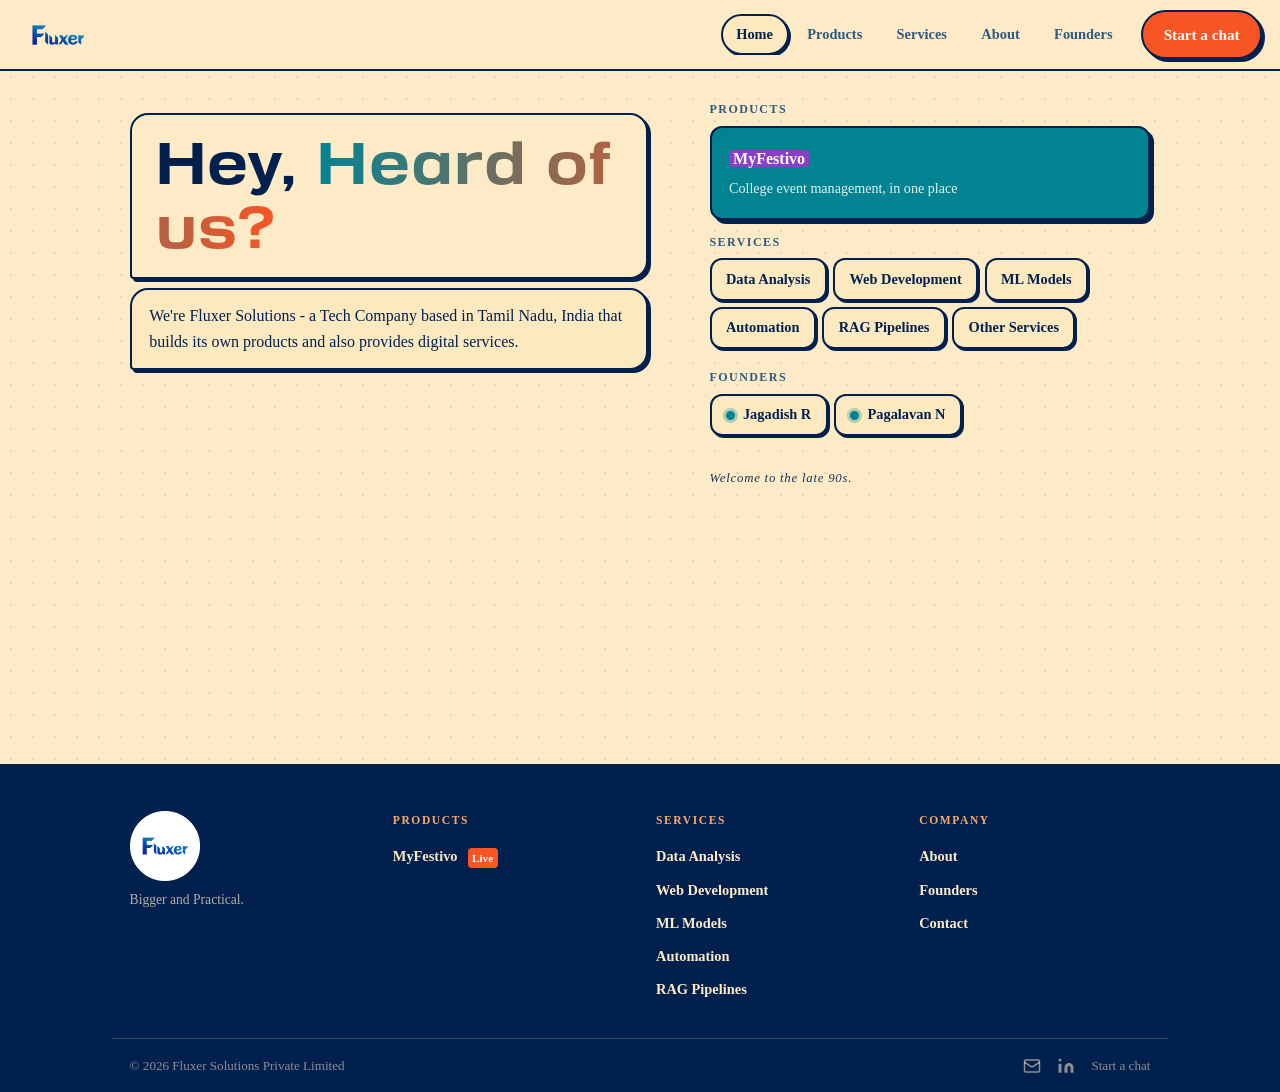
<file: index.html>
<!doctype html><html lang="en"><head><meta charset="utf-8"><meta name="viewport" content="width=device-width,initial-scale=1,viewport-fit=cover"><title>Fluxer | Think Bigger. Be Practical.</title><meta name="description" content="Fluxer builds SaaS products and delivers IT services. Home of MyFestivo."><meta property="og:type" content="website"><meta property="og:site_name" content="Fluxer"><meta property="og:title" content="Fluxer | Think Bigger. Be Practical."><meta property="og:description" content="Fluxer is a Tamil Nadu–based tech company building SaaS products like MyFestivo and delivering IT services — web dev, automation, ML, RAG, and more."><meta property="og:url" content="https://www.fluxer.co.in/"><meta property="og:image" content="https://www.fluxer.co.in/assets/Fluxer_OG.png"><meta property="og:image:width" content="1200"><meta property="og:image:height" content="630"><meta property="og:locale" content="en_IN"><meta name="twitter:card" content="summary_large_image"><meta name="twitter:title" content="Fluxer | Think Bigger. Be Practical."><meta name="twitter:description" content="Fluxer is a Tamil Nadu–based tech company building SaaS products like MyFestivo and delivering IT services — web dev, automation, ML, RAG, and more."><meta name="twitter:image" content="https://www.fluxer.co.in/assets/Fluxer_OG.png"><script>document.documentElement.classList.add("js")</script><link rel="preload" href="/assets/juliett/Juliett-Regular.otf" as="font" type="font/otf" crossorigin><link rel="preload" href="/assets/reversal/Reversal Bd.otf" as="font" type="font/otf" crossorigin><link rel="stylesheet" href="/style.css"><link rel="icon" type="image/png" href="/assets/Fluxer%20site%20Icon.png">
</head><body><header class="top"><a class="brand" href="/"><img src="/assets/Fulxer%20logo%20Transparent.svg" alt="Fluxer" class="brand-logo"></a><button id="nav-toggle" aria-expanded="false" aria-controls="main-nav" aria-label="Open navigation menu"><span></span><span></span><span></span></button><nav id="main-nav" aria-label="Main"><a href="/" data-p="home" aria-current="page">Home</a><a href="/products" data-p="products">Products</a><a href="/services" data-p="services">Services</a><a href="/about" data-p="about">About</a><a href="/founders" data-p="founders">Founders</a></nav><a class="btn" href="/contact">Start a chat</a></header><main><div class="pg" data-p="home"><div class="split"><div>
<div class="b lg seq">Hey, <span class="g">Heard of us?</span></div>
<div id="thread"><div class="b seq">We're Fluxer Solutions - a Tech Company based in Tamil Nadu, India that builds its own products and also provides digital services.</div>
<div class="b seq">Manual work in this era feels like a man running backwards on water. Doesn't make sense, right? So, we fix the boring, repetitive parts of work so people can get on with the interesting bits.</div>
<div class="b seq" id="q">So, what are you here for?</div></div>
<div class="chips seq" id="chips" style="margin-top:1.8rem">
<button class="chip" data-say="I need something built" data-re="Great. Here is what we build for clients." data-go="services">I need something built</button>
<button class="chip c2" data-say="Show me the products" data-re="Sure. Meet MyFestivo, the first child." data-go="products">Show me the products</button>
<button class="chip c3" data-say="Who is behind this?" data-re="Two founders. Let's introduce them." data-go="founders">Who is behind this?</button>
<button class="chip c4" data-say="Just browsing" data-re="Fair enough. Look around, we'll try not to chase you.">Just browsing</button></div></div>
<aside class="side"><div><h3>Products</h3><a class="tile" href="/products">MyFestivo<small>College event management, in one place</small></a></div>
<div><h3>Services</h3>
<a class="pill" href="/services#data-analysis">Data Analysis</a><a class="pill" href="/services#web-development">Web Development</a><a class="pill" href="/services#ml-model-building">ML Models</a><a class="pill" href="/services#automation">Automation</a><a class="pill" href="/services#rag-pipeline-development">RAG Pipelines</a><a class="pill" href="/services#something-else?">Other Services</a></div>
<div><h3>Founders</h3><a class="pill" href="/founders#founder-jagadish"><span class="on"></span>Jagadish R</a><a class="pill" href="/founders#founder-pagalavan"><span class="on"></span>Pagalavan N</a></div><p class="late90s">Welcome to the late 90s.</p></aside></div></div></main><site-footer></site-footer><script>const PREVIEW=false</script><script src="/app.js" defer></script></body></html>
</file>
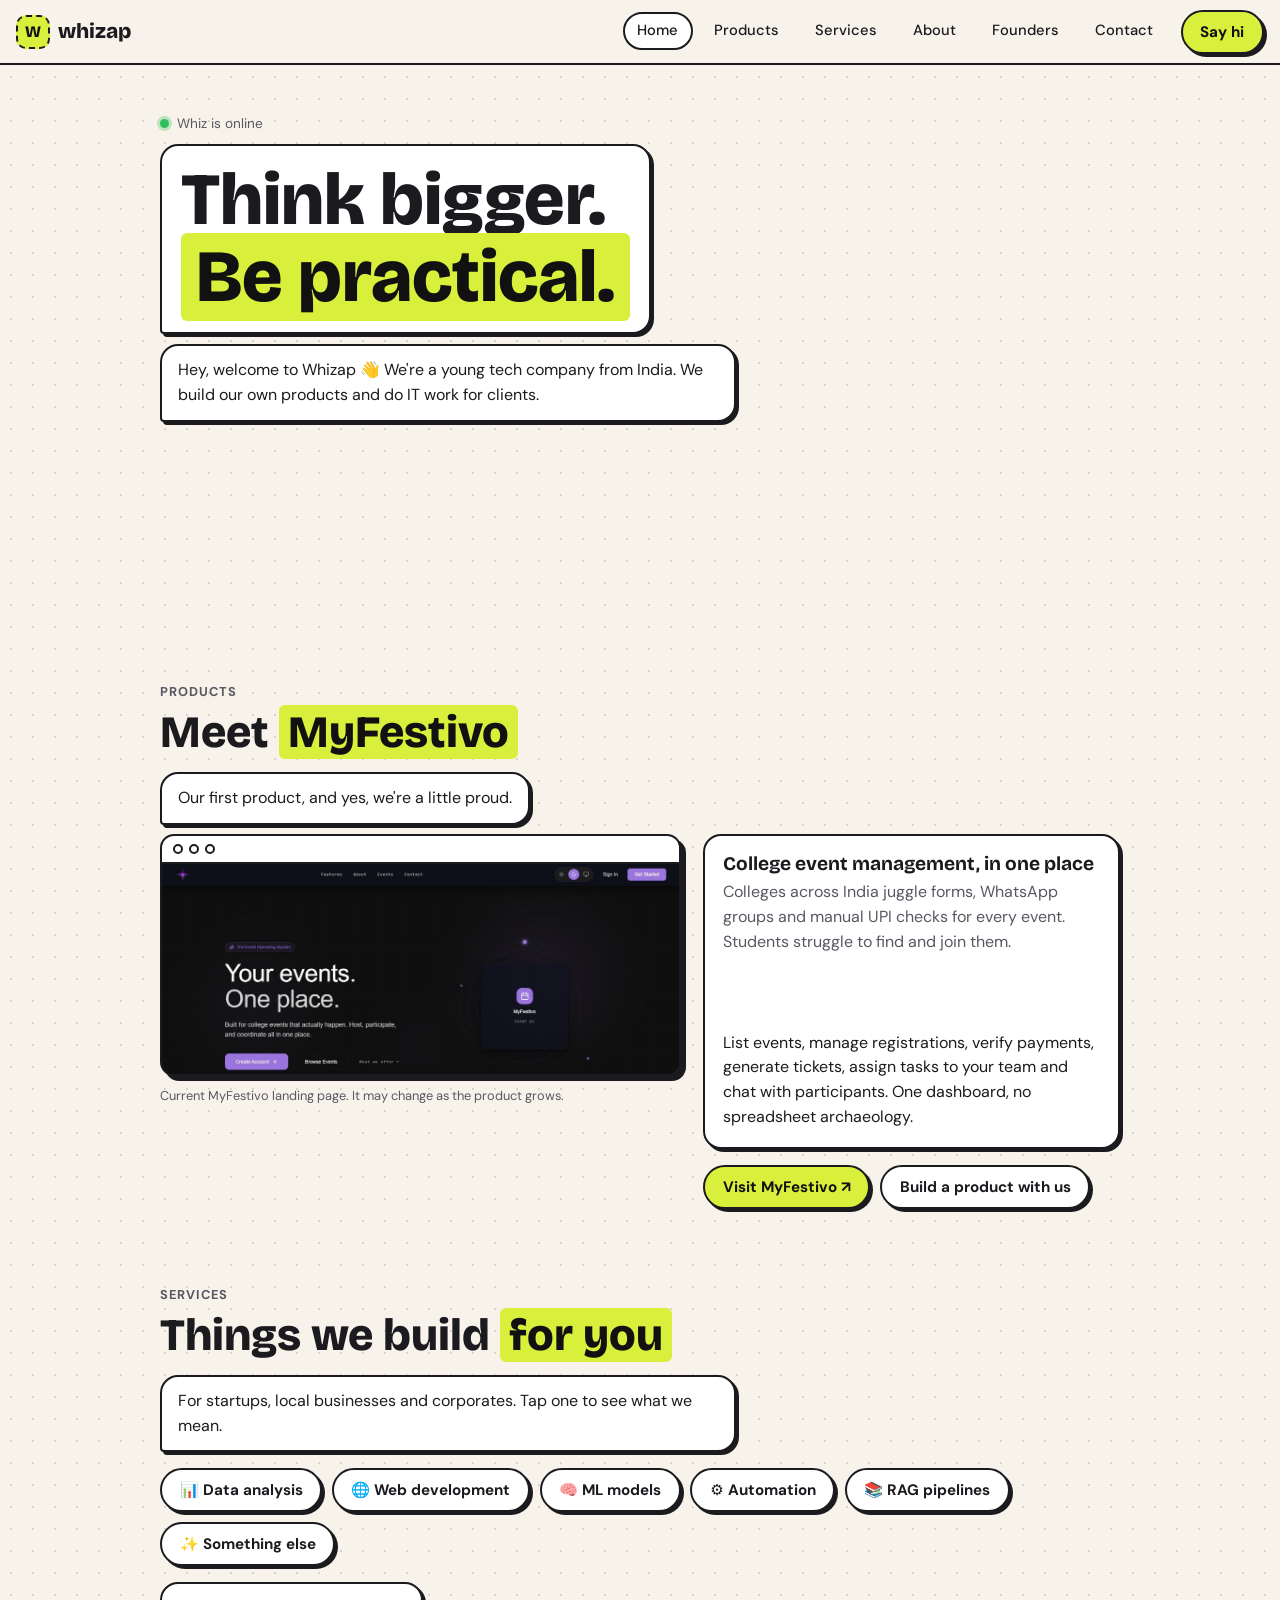
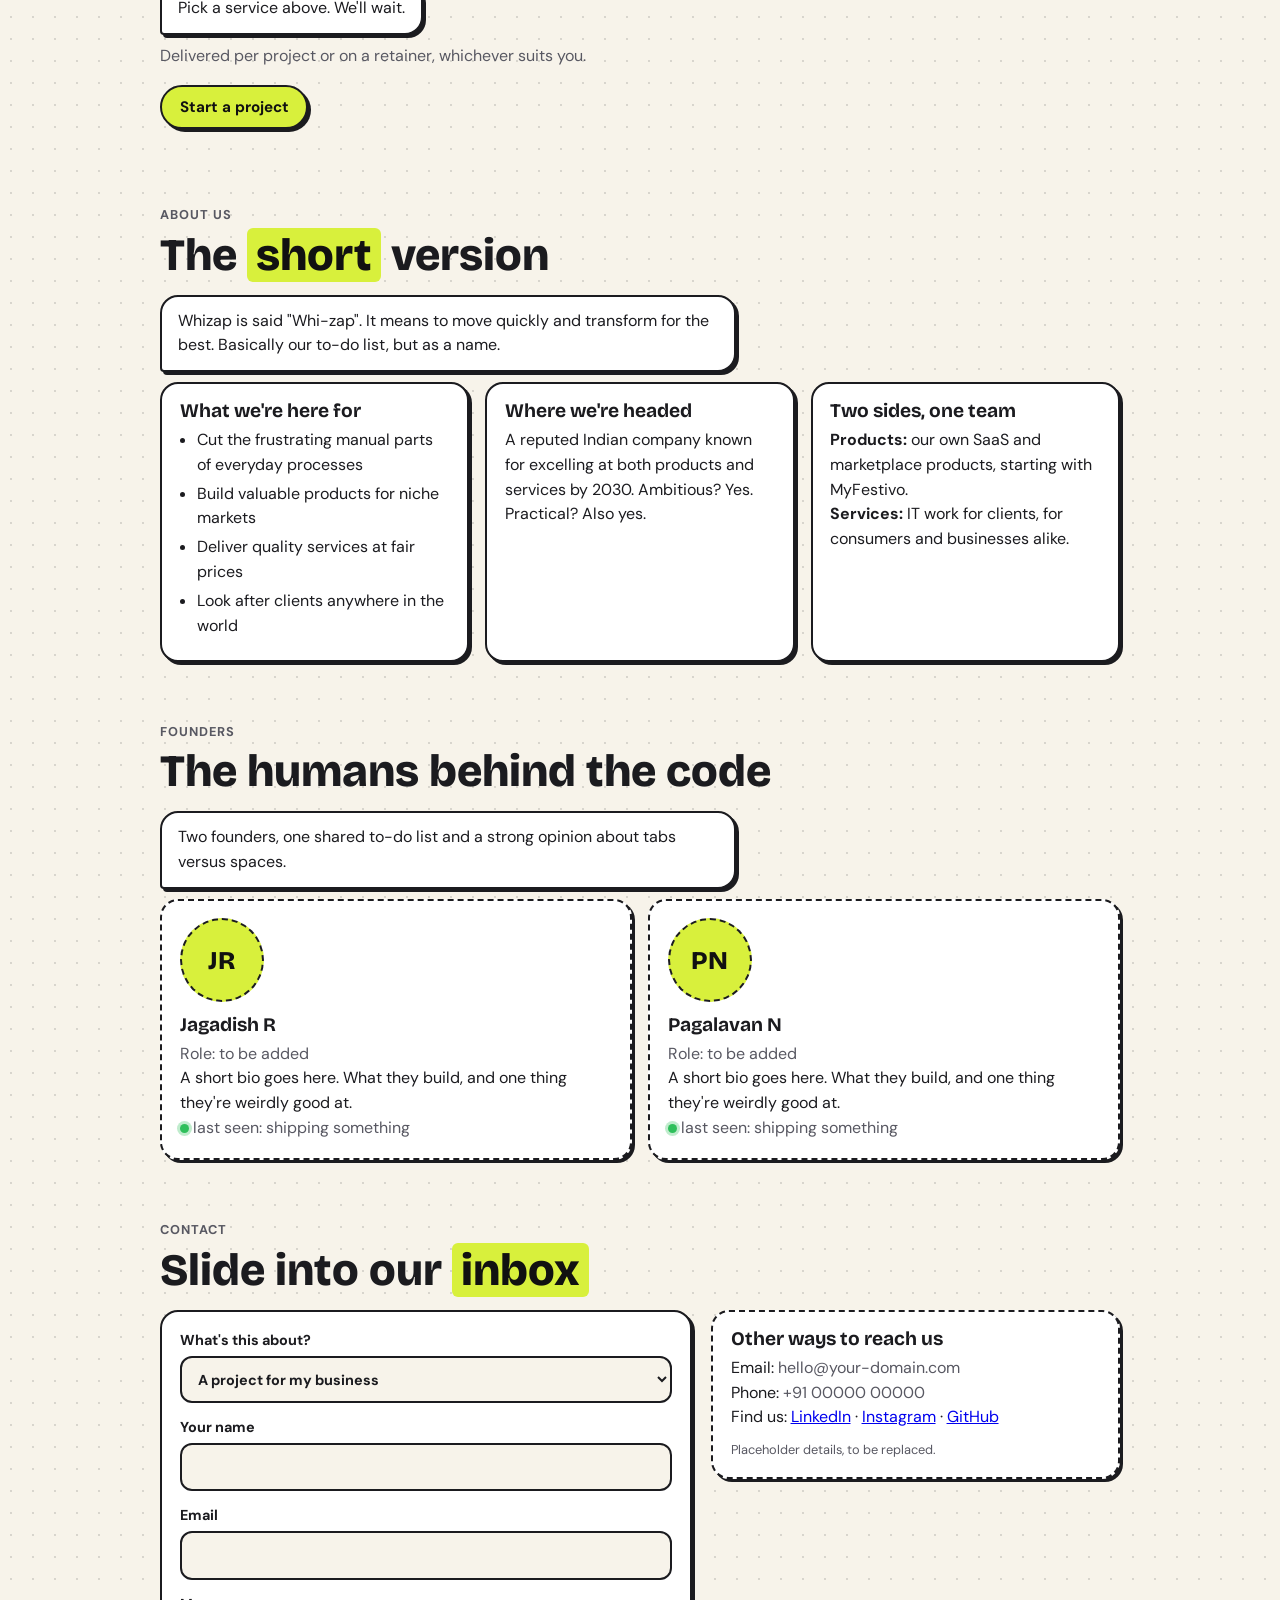
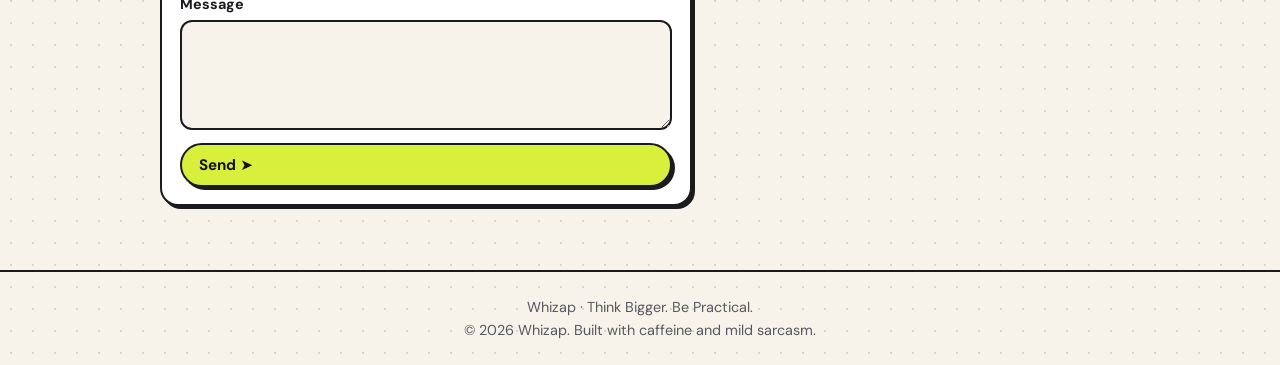
<file: Fluxer_site_v1/index.html>
<!doctype html><html lang="en"><head><meta charset="utf-8"><meta name="viewport" content="width=device-width,initial-scale=1,viewport-fit=cover"><title>Whizap | Think Bigger. Be Practical.</title><meta name="description" content="Whizap builds SaaS products and delivers IT services: web, ML, automation and RAG. Home of MyFestivo."><script>document.documentElement.classList.add('js')</script><link href="https://fonts.googleapis.com/css2?family=Bricolage+Grotesque:wght@600;800&family=DM+Sans:wght@400;500;700&display=swap" rel="stylesheet"><style>
*{box-sizing:border-box;margin:0}
:root{--bg:#F7F3EA;--ink:#1B1B1F;--mut:#585862;--card:#fff;--line:#1B1B1F;--zap:#D8F03C;--me:#1B1B1F;--meink:#F7F3EA;box-sizing:border-box;padding-top:env(safe-area-inset-top,0px);padding-bottom:env(safe-area-inset-bottom,0px)}
@media(prefers-color-scheme:dark){:root:not([data-theme=light]){--bg:#111113;--ink:#F2EFE7;--mut:#a9a9b2;--card:#1c1c20;--line:#F2EFE7;--me:#D8F03C;--meink:#111113}}
:root[data-theme=dark]{--bg:#111113;--ink:#F2EFE7;--mut:#a9a9b2;--card:#1c1c20;--line:#F2EFE7;--me:#D8F03C;--meink:#111113}
html{scroll-padding-top:calc(env(safe-area-inset-top,0px) + 6.5rem);scroll-behavior:smooth}
body{background-color:var(--bg);background-image:radial-gradient(color-mix(in srgb,var(--ink) 14%,transparent) 1px,transparent 1px);background-size:22px 22px;color:var(--ink);font:400 1rem/1.55 'DM Sans',system-ui,sans-serif}
.top{position:sticky;top:env(safe-area-inset-top,0px);z-index:9;background:var(--bg);border-bottom:2px solid var(--line);display:flex;flex-wrap:wrap;align-items:center;gap:.4rem .8rem;padding:.6rem 1rem}
.brand{display:flex;align-items:center;gap:.5rem;font:800 1.3rem 'Bricolage Grotesque',system-ui,sans-serif;color:var(--ink);text-decoration:none;margin-right:auto}
.logo{width:34px;height:34px;border:2px dashed var(--line);border-radius:10px;background:var(--zap);color:#111;display:grid;place-items:center;font-size:1rem}
nav{order:3;width:100%;display:flex;gap:.4rem;overflow-x:auto;padding:.1rem 0 .2rem;scrollbar-width:none}
nav a{white-space:nowrap;padding:.35rem .8rem;border-radius:999px;color:var(--ink);text-decoration:none;font-weight:500;font-size:.92rem;border:2px solid transparent}
nav a[aria-current]{border-color:var(--line);background:var(--card)}
@media(min-width:820px){nav{order:0;width:auto}}
main{max-width:62rem;margin:auto;padding:0 1rem}
section{padding:3rem 0 1rem}
.tag{font:700 .8rem/1 'DM Sans',system-ui,sans-serif;letter-spacing:.08em;text-transform:uppercase;color:var(--mut);margin-bottom:.6rem}
h1,h2,h3{font-family:'Bricolage Grotesque',system-ui,sans-serif;line-height:1.05}
h1{font-size:clamp(2.3rem,9vw,4.6rem);font-weight:800}
h2{font-size:clamp(1.8rem,6vw,2.8rem);font-weight:800;margin-bottom:1rem}
h3{font-size:1.2rem;margin-bottom:.4rem}
mark{background:var(--zap);color:#111;padding:0 .2em;border-radius:6px}
.b,.card{border:2px solid var(--line);background:var(--card);box-shadow:3px 3px 0 var(--line)}
.b{width:fit-content;max-width:min(36rem,92%);padding:.75rem 1rem;border-radius:18px 18px 18px 4px;margin:.6rem 0}
.b.me{margin-left:auto;background:var(--me);color:var(--meink);border-radius:18px 18px 4px 18px}
.b.big{padding:1rem 1.2rem}
.card{border-radius:18px;padding:1.1rem}
.who{display:flex;align-items:center;gap:.5rem;font-size:.85rem;color:var(--mut);margin-bottom:.4rem}
.dot{width:9px;height:9px;border-radius:50%;background:#2fbf5b;box-shadow:0 0 0 3px color-mix(in srgb,#2fbf5b 30%,transparent)}
.js :is(.b,.card,.frame){opacity:0;transform:translateY(14px) scale(.97);transition:opacity .35s,transform .45s cubic-bezier(.2,.9,.3,1.3)}
.js :is(.b,.card,.frame).in{opacity:1;transform:none}
.typing{display:flex;gap:5px;padding:.9rem 1rem}
.typing i{width:8px;height:8px;border-radius:50%;background:var(--ink);animation:bn 1s infinite}
.typing i:nth-child(2){animation-delay:.15s}.typing i:nth-child(3){animation-delay:.3s}
@keyframes bn{50%{transform:translateY(-5px);opacity:.4}}
.btn,.chip{font:700 .95rem 'DM Sans',system-ui,sans-serif;min-height:44px;padding:.6rem 1.1rem;border:2px solid var(--line);border-radius:999px;cursor:pointer;text-decoration:none;display:inline-flex;align-items:center;gap:.4rem;box-shadow:3px 3px 0 var(--line);transition:transform .12s,box-shadow .12s;color:var(--ink);background:var(--card)}
.btn{background:var(--zap);color:#111}
.btn:hover,.chip:hover{transform:translate(-1px,-1px)}.btn:active,.chip:active{transform:translate(3px,3px);box-shadow:0 0 0 var(--line)}
.chip[aria-pressed=true],.chip[aria-selected=true]{background:var(--zap);color:#111}
:focus-visible{outline:3px solid #3b82f6;outline-offset:3px}
.chips{display:flex;flex-wrap:wrap;gap:.6rem;margin:1rem 0}
.js .chips:not(.in){visibility:hidden}
.grid{display:grid;gap:1rem;grid-template-columns:repeat(auto-fit,minmax(min(100%,15rem),1fr))}
.prod{display:grid;gap:1.4rem}@media(min-width:860px){.prod{grid-template-columns:1.25fr 1fr;align-items:start}}
.frame{border:2px solid var(--line);border-radius:14px;overflow:hidden;box-shadow:5px 5px 0 var(--line);background:#0d0d14}
.bar{display:flex;gap:6px;padding:.5rem .7rem;background:var(--card);border-bottom:2px solid var(--line)}.bar i{width:10px;height:10px;border-radius:50%;border:2px solid var(--line)}
.frame img{display:block;width:100%;height:auto}
.cap{font-size:.8rem;color:var(--mut);margin-top:.6rem}
.ph{border-style:dashed}
.av{width:84px;height:84px;border:2px dashed var(--line);border-radius:50%;display:grid;place-items:center;font:800 1.6rem 'Bricolage Grotesque',system-ui,sans-serif;background:var(--zap);color:#111;margin-bottom:.8rem}
.mut{color:var(--mut)}
ul{padding-left:1.1rem}li{margin:.25rem 0}
form{display:grid;gap:.8rem}
label{font-weight:700;font-size:.9rem;display:grid;gap:.3rem}
input,textarea,select{font:inherit;color:var(--ink);background:var(--bg);border:2px solid var(--line);border-radius:12px;padding:.7rem .8rem;width:100%;min-height:44px}
textarea{min-height:110px;resize:vertical}
.contact{display:grid;gap:1.2rem}@media(min-width:860px){.contact{grid-template-columns:1.3fr 1fr;align-items:start}}
footer{border-top:2px solid var(--line);margin-top:3rem;padding:1.5rem 1rem;text-align:center;color:var(--mut);font-size:.9rem}
footer a{color:var(--ink)}
@media(prefers-reduced-motion:reduce){*{transition:none!important;animation:none!important;scroll-behavior:auto!important}.js :is(.b,.card,.frame){opacity:1;transform:none}.js .chips{visibility:visible!important}}
</style></head><body>
<header class="top"><a class="brand" href="#home"><span class="logo" title="Logo placeholder">W</span>whizap</a>
<nav aria-label="Sections"><a href="#home">Home</a><a href="#products">Products</a><a href="#services">Services</a><a href="#about">About</a><a href="#founders">Founders</a><a href="#contact">Contact</a></nav>
<a class="btn" href="#contact">Say hi</a></header>
<main>
<section id="home">
<div class="who"><span class="dot"></span>Whiz is online</div>
<div class="b big"><h1>Think bigger.<br><mark>Be practical.</mark></h1></div>
<div id="thread">
<div class="b">Hey, welcome to Whizap 👋 We're a young tech company from India. We build our own products and do IT work for clients.</div>
<div class="b">Our whole deal: less boring manual work, more things that simply work.</div>
<div class="b" id="q">So, what brings you here?</div>
</div>
<div class="chips" id="chips" role="group" aria-label="Quick replies">
<button class="chip" data-say="I need something built" data-re="Nice. Here's what we build for clients." data-go="#services">🛠️ I need something built</button>
<button class="chip" data-say="Show me your product" data-re="Our favourite child. Meet MyFestivo." data-go="#products">🎟️ Show me your product</button>
<button class="chip" data-say="Who are you people?" data-re="Fair question. Here's the short version." data-go="#about">👀 Who are you people?</button>
<button class="chip" data-say="Just browsing" data-re="Perfect. No popups, no pressure. Scroll on, or use the menu up top.">☕ Just browsing</button>
</div>
</section>

<section id="products">
<p class="tag">Products</p><h2>Meet <mark>MyFestivo</mark></h2>
<div class="b">Our first product, and yes, we're a little proud.</div>
<div class="prod">
<div><div class="frame"><div class="bar"><i></i><i></i><i></i></div><img src="[data-uri]" width="1100" height="447" alt="MyFestivo landing page: 'Your events. One place.' with a Create Account button and a Browse Events button" loading="lazy"></div>
<p class="cap">Current MyFestivo landing page. It may change as the product grows.</p></div>
<div>
<div class="card"><h3>College event management, in one place</h3>
<p class="mut">Colleges across India juggle forms, WhatsApp groups and manual UPI checks for every event. Students struggle to find and join them.</p>
<div role="tablist" aria-label="MyFestivo audiences" class="chips">
<button class="chip" role="tab" aria-selected="true" data-p="p1">For organisers</button>
<button class="chip" role="tab" aria-selected="false" data-p="p2">For students</button></div>
<p id="p1" role="tabpanel">List events, manage registrations, verify payments, generate tickets, assign tasks to your team and chat with participants. One dashboard, no spreadsheet archaeology.</p>
<p id="p2" role="tabpanel" hidden>Discover events, follow the ones you like and RSVP securely. No more hunting through forms and group chats.</p></div>
<div class="chips in"><a class="btn" href="#" aria-label="Visit MyFestivo (link coming soon)">Visit MyFestivo ↗</a><a class="chip" href="#contact">Build a product with us</a></div>
</div></div>
</section>

<section id="services">
<p class="tag">Services</p><h2>Things we build <mark>for you</mark></h2>
<div class="b">For startups, local businesses and corporates. Tap one to see what we mean.</div>
<div class="chips in" id="svc" role="group" aria-label="Services">
<button class="chip" aria-pressed="false" data-t="We turn messy spreadsheets and databases into answers you can actually act on.">📊 Data analysis</button>
<button class="chip" aria-pressed="false" data-t="Fast, clean websites and web apps that don't embarrass you on a phone.">🌐 Web development</button>
<button class="chip" aria-pressed="false" data-t="Custom models trained on your data for your real problem, not a shiny demo.">🧠 ML models</button>
<button class="chip" aria-pressed="false" data-t="We find the repetitive task everyone hates and make it quietly disappear.">⚙️ Automation</button>
<button class="chip" aria-pressed="false" data-t="Make an AI answer from your own documents, with sources, instead of guessing.">📚 RAG pipelines</button>
<button class="chip" aria-pressed="false" data-t="Got a weird problem? Tell us. Weird is fine.">✨ Something else</button></div>
<div class="b" id="svcOut" aria-live="polite">Pick a service above. We'll wait.</div>
<p class="mut">Delivered per project or on a retainer, whichever suits you.</p>
<div class="chips in"><a class="btn" href="#contact">Start a project</a></div>
</section>

<section id="about">
<p class="tag">About us</p><h2>The <mark>short</mark> version</h2>
<div class="b">Whizap is said "Whi-zap". It means to move quickly and transform for the best. Basically our to-do list, but as a name.</div>
<div class="grid">
<div class="card"><h3>What we're here for</h3><ul><li>Cut the frustrating manual parts of everyday processes</li><li>Build valuable products for niche markets</li><li>Deliver quality services at fair prices</li><li>Look after clients anywhere in the world</li></ul></div>
<div class="card"><h3>Where we're headed</h3><p>A reputed Indian company known for excelling at both products and services by 2030. Ambitious? Yes. Practical? Also yes.</p></div>
<div class="card"><h3>Two sides, one team</h3><p><b>Products:</b> our own SaaS and marketplace products, starting with MyFestivo.</p><p><b>Services:</b> IT work for clients, for consumers and businesses alike.</p></div>
</div>
</section>

<section id="founders">
<p class="tag">Founders</p><h2>The humans behind the code</h2>
<div class="b">Two founders, one shared to-do list and a strong opinion about tabs versus spaces.</div>
<div class="grid">
<div class="card ph"><div class="av" title="Photo placeholder">JR</div><h3>Jagadish R</h3><p class="mut">Role: to be added</p><p>A short bio goes here. What they build, and one thing they're weirdly good at.</p><p class="mut"><span class="dot" style="display:inline-block"></span> last seen: shipping something</p></div>
<div class="card ph"><div class="av" title="Photo placeholder">PN</div><h3>Pagalavan N</h3><p class="mut">Role: to be added</p><p>A short bio goes here. What they build, and one thing they're weirdly good at.</p><p class="mut"><span class="dot" style="display:inline-block"></span> last seen: shipping something</p></div>
</div>
</section>

<section id="contact">
<p class="tag">Contact</p><h2>Slide into our <mark>inbox</mark></h2>
<div class="contact">
<div class="card"><div id="done"></div>
<form id="f"><label>What's this about?<select id="tp"><option>A project for my business</option><option>MyFestivo</option><option>Just saying hi</option></select></label>
<label>Your name<input id="nm" required autocomplete="name"></label>
<label>Email<input id="em" type="email" required autocomplete="email"></label>
<label>Message<textarea id="ms" required></textarea></label>
<button class="btn" type="submit">Send ➤</button></form></div>
<div class="card ph"><h3>Other ways to reach us</h3><p>Email: <span class="mut">hello@your-domain.com</span></p><p>Phone: <span class="mut">+91 00000 00000</span></p><p>Find us: <a href="#">LinkedIn</a> · <a href="#">Instagram</a> · <a href="#">GitHub</a></p><p class="cap">Placeholder details, to be replaced.</p></div>
</div>
</section>
</main>
<footer>Whizap · Think Bigger. Be Practical.<br>© 2026 Whizap. Built with caffeine and mild sarcasm.</footer>
<script>
const $=s=>document.querySelector(s),$$=s=>[...document.querySelectorAll(s)],R=matchMedia('(prefers-reduced-motion:reduce)').matches,th=$('#thread'),raf=f=>requestAnimationFrame(()=>requestAnimationFrame(f));
function say(t,me,box=th){const d=document.createElement('div');d.className='b'+(me?' me':'');d.textContent=t;box.append(d);raf(()=>d.classList.add('in'))}
const hb=$$('#home .b'),q=$('#q');
if(R){hb.forEach(b=>b.classList.add('in'));$('#chips').classList.add('in')}else{
hb.filter(b=>b!==q).forEach((b,i)=>setTimeout(()=>b.classList.add('in'),250+i*700));
setTimeout(()=>{const t=document.createElement('div');t.className='b typing in';t.innerHTML='<i></i><i></i><i></i>';q.before(t);setTimeout(()=>{t.remove();q.classList.add('in');$('#chips').classList.add('in')},900)},2350)}
const io=new IntersectionObserver(es=>es.forEach(e=>{if(e.isIntersecting){e.target.style.transitionDelay=[...e.target.parentNode.children].indexOf(e.target)%3*90+'ms';e.target.classList.add('in');io.unobserve(e.target)}}),{threshold:.12});
$$('section:not(#home) :is(.b,.card,.frame)').forEach(e=>R?e.classList.add('in'):io.observe(e));
$$('#chips .chip').forEach(c=>c.onclick=()=>{say(c.dataset.say,1);setTimeout(()=>{say(c.dataset.re);if(c.dataset.go)setTimeout(()=>$(c.dataset.go).scrollIntoView({behavior:R?'auto':'smooth'}),800)},600)});
$$('[role=tab]').forEach(t=>t.onclick=()=>$$('[role=tab]').forEach(x=>{const on=x==t;x.setAttribute('aria-selected',on);$('#'+x.dataset.p).hidden=!on}));
$$('#svc .chip').forEach(b=>b.onclick=()=>{$$('#svc .chip').forEach(x=>x.setAttribute('aria-pressed',x==b));const o=$('#svcOut');o.classList.remove('in');o.style.transitionDelay='0ms';o.textContent=b.dataset.t;raf(()=>o.classList.add('in'))});
const so=new IntersectionObserver(es=>es.forEach(e=>{if(e.isIntersecting)$$('nav a').forEach(a=>a.toggleAttribute('aria-current',a.hash=='#'+e.target.id))}),{rootMargin:'-40% 0px -55% 0px'});$$('main section').forEach(s=>so.observe(s));
// TODO: connect this form to email/backend (e.g. Formspree, Resend) before launch. Currently it only shows a confirmation.
$('#f').onsubmit=e=>{e.preventDefault();const n=$('#nm').value.trim().split(' ')[0],box=$('#done');$('#f').hidden=true;say($('#ms').value.trim(),1,box);setTimeout(()=>say('Got it'+(n?', '+n:'')+'. We\'ll reply soon. Thanks for stopping by ⚡',0,box),700)};
</script></body></html>
</file>
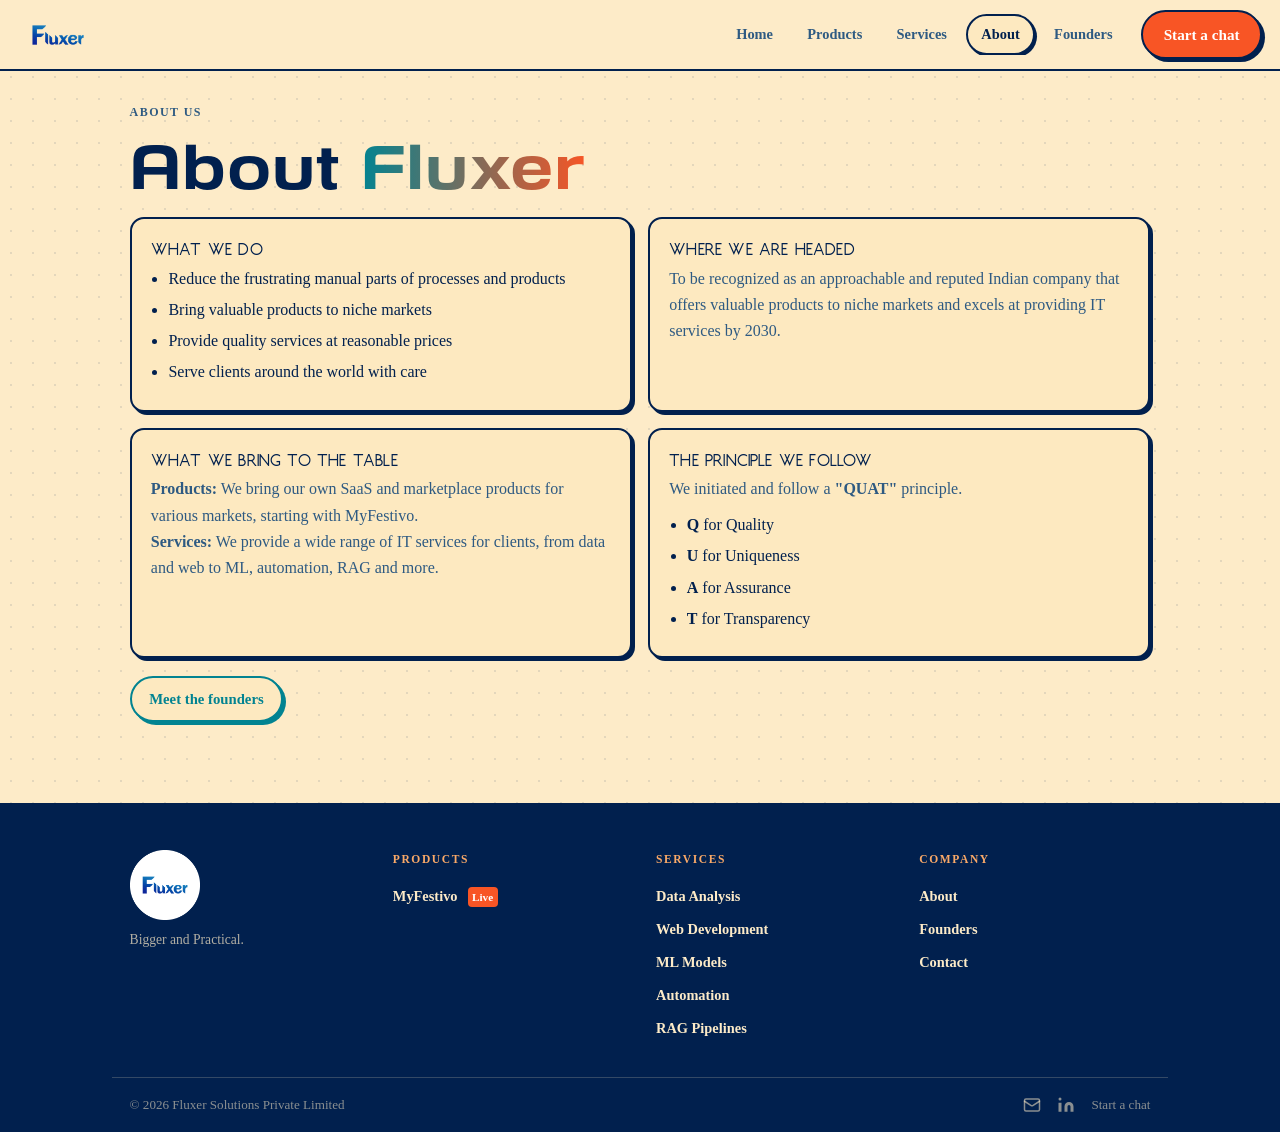
<file: about.html>
<!doctype html><html lang="en"><head><meta charset="utf-8"><meta name="viewport" content="width=device-width,initial-scale=1,viewport-fit=cover"><title>About | Fluxer</title><meta name="description" content="Fluxer builds SaaS products and delivers IT services. Home of MyFestivo."><meta property="og:type" content="website"><meta property="og:site_name" content="Fluxer"><meta property="og:title" content="About | Fluxer"><meta property="og:description" content="Fluxer Solutions — a Tamil Nadu–based tech company guided by the QUAT principle: Quality, Uniqueness, Assurance, and Transparency. Building valuable products and IT services since day one."><meta property="og:url" content="https://www.fluxer.co.in/about"><meta property="og:image" content="https://www.fluxer.co.in/assets/Fluxer_OG.png"><meta property="og:image:width" content="1200"><meta property="og:image:height" content="630"><meta property="og:locale" content="en_IN"><meta name="twitter:card" content="summary_large_image"><meta name="twitter:title" content="About | Fluxer"><meta name="twitter:description" content="Fluxer Solutions — a Tamil Nadu–based tech company guided by the QUAT principle: Quality, Uniqueness, Assurance, and Transparency. Building valuable products and IT services since day one."><meta name="twitter:image" content="https://www.fluxer.co.in/assets/Fluxer_OG.png"><script>document.documentElement.classList.add("js")</script><link rel="preload" href="/assets/juliett/Juliett-Regular.otf" as="font" type="font/otf" crossorigin><link rel="preload" href="/assets/reversal/Reversal Bd.otf" as="font" type="font/otf" crossorigin><link rel="stylesheet" href="/style.css"><link rel="icon" type="image/png" href="/assets/Fluxer%20site%20Icon.png">
</head><body><header class="top"><a class="brand" href="/"><img src="/assets/Fulxer%20logo%20Transparent.svg" alt="Fluxer" class="brand-logo"></a><button id="nav-toggle" aria-expanded="false" aria-controls="main-nav" aria-label="Open navigation menu"><span></span><span></span><span></span></button><nav id="main-nav" aria-label="Main"><a href="/" data-p="home">Home</a><a href="/products" data-p="products">Products</a><a href="/services" data-p="services">Services</a><a href="/about" data-p="about" aria-current="page">About</a><a href="/founders" data-p="founders">Founders</a></nav><a class="btn" href="/contact">Start a chat</a></header><main><div class="pg" data-p="about"><p class="lbl">About us</p><h1>About <span class="g">Fluxer</span></h1>
<div class="grid"><div class="card"><h3>What we do</h3><ul><li>Reduce the frustrating manual parts of processes and products</li><li>Bring valuable products to niche markets</li><li>Provide quality services at reasonable prices</li><li>Serve clients around the world with care</li></ul></div>
<div class="card"><h3>Where we are headed</h3><p class="mut">To be recognized as an approachable and reputed Indian company that offers valuable products to niche markets and excels at providing IT services by 2030.</p></div>
<div class="card"><h3>What we bring to the table</h3><p class="mut"><b>Products:</b> We bring our own SaaS and marketplace products for various markets, starting with MyFestivo.</p><p class="mut"><b>Services:</b> We provide a wide range of IT services for clients, from data and web to ML, automation, RAG and more.</p></div>
<div class="card"><h3>The principle we follow</h3><p class="mut" style="margin-bottom:.6rem">We initiated and follow a <strong>"QUAT"</strong> principle.</p><ul><li><strong>Q</strong> for Quality</li><li><strong>U</strong> for Uniqueness</li><li><strong>A</strong> for Assurance</li><li><strong>T</strong> for Transparency</li></ul></div>
</div>
<!--<div class="b" style="max-width:none;margin-top:1.2rem">💡 Fun fact — Fluxer is a portmanteau of <b>Whiz</b> and <b>Zap</b>. Whiz means to move quickly and smartly, and Zap means to strike for the best impact. That's exactly what we're here to do.</div>-->
<div class="chips"><a class="chip c2" href="/founders">Meet the founders</a></div></div></main><site-footer></site-footer><script>const PREVIEW=false</script><script src="/app.js" defer></script></body></html>
</file>
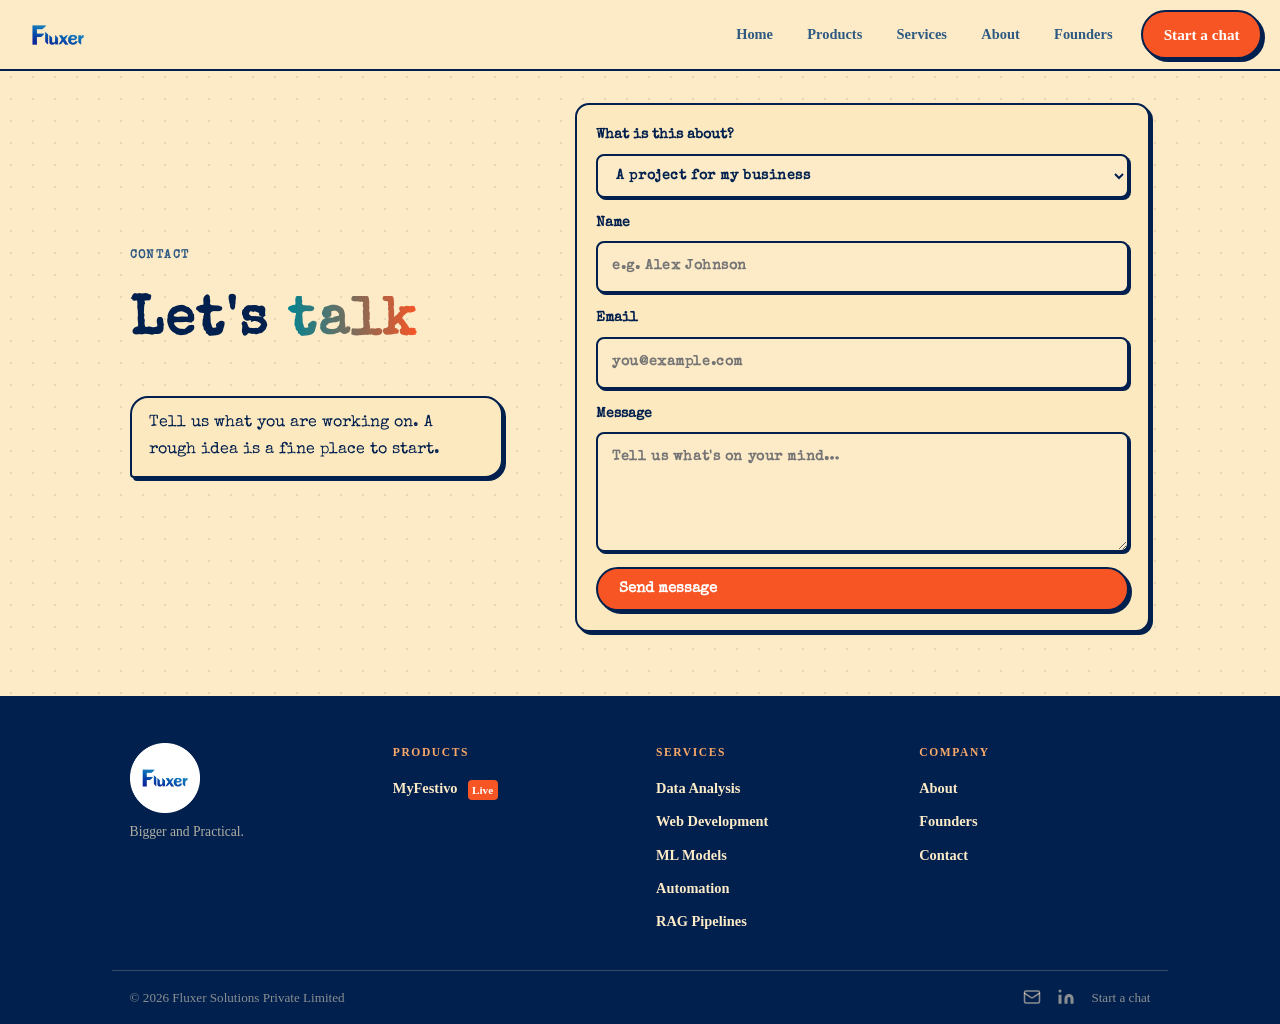
<file: contact.html>
<!doctype html>
<html lang="en">
<head>
  <meta charset="utf-8">
  <meta name="viewport" content="width=device-width, initial-scale=1, viewport-fit=cover">
  <title>Contact | Fluxer</title>
  <meta name="description" content="Fluxer builds SaaS products and delivers IT services. Home of MyFestivo.">
  <meta property="og:type" content="website">
  <meta property="og:site_name" content="Fluxer">
  <meta property="og:title" content="Contact | Fluxer">
  <meta property="og:description" content="Have a project in mind? Get in touch with Fluxer Solutions. We work with startups, local businesses, and enterprises on web, data, ML, automation, and more.">
  <meta property="og:url" content="https://www.fluxer.co.in/contact">
  <meta property="og:image" content="https://www.fluxer.co.in/assets/Fluxer_OG.png">
  <meta property="og:image:width" content="1200">
  <meta property="og:image:height" content="630">
  <meta property="og:locale" content="en_IN">
  <meta name="twitter:card" content="summary_large_image">
  <meta name="twitter:title" content="Contact | Fluxer">
  <meta name="twitter:description" content="Have a project in mind? Get in touch with Fluxer Solutions. We work with startups, local businesses, and enterprises on web, data, ML, automation, and more.">
  <meta name="twitter:image" content="https://www.fluxer.co.in/assets/Fluxer_OG.png">
  <script>document.documentElement.classList.add("js")</script>
  <link href="/assets/Special_Elite/SpecialElite-Regular.ttf" rel="preload" as="font" type="font/truetype" crossorigin>
  <link href="/assets/juliett/Juliett-Regular.otf" rel="preload" as="font" type="font/otf" crossorigin>
  <link href="/assets/reversal/Reversal Bd.otf" rel="preload" as="font" type="font/otf" crossorigin>
  <link rel="stylesheet" href="/style.css">
  <link rel="icon" type="image/png" href="/assets/Fluxer%20site%20Icon.png">
</head>
<body>
  <header class="top">
    <a class="brand" href="/">
      <img src="/assets/Fulxer%20logo%20Transparent.svg" alt="Fluxer" class="brand-logo">
    </a>
    <button id="nav-toggle" aria-expanded="false" aria-controls="main-nav" aria-label="Open navigation menu">
      <span></span>
      <span></span>
      <span></span>
    </button>
    <nav id="main-nav" aria-label="Main">
      <a href="/" data-p="home">Home</a>
      <a href="/products" data-p="products">Products</a>
      <a href="/services" data-p="services">Services</a>
      <a href="/about" data-p="about">About</a>
      <a href="/founders" data-p="founders">Founders</a>
    </nav>
    <a class="btn" href="/contact">Start a chat</a>
  </header>

  <main>
    <div class="pg" data-p="contact">
      <div class="contact-layout">
        <div class="contact-intro">
          <p class="lbl">Contact</p>
          <h1>Let's <span class="g">talk</span></h1>
          <div class="b">Tell us what you are working on. A rough idea is a fine place to start.</div>
        </div>

        <div class="contact-form-wrap">
          <div class="card">
            <div id="done"></div>
            <form id="f">
              <label>
                What is this about?
                <select>
                  <option>A project for my business</option>
                  <option>MyFestivo</option>
                  <option>Just saying hi</option>
                </select>
              </label>

              <label>
                Name
                <input id="nm" required autocomplete="name" placeholder="e.g. Alex Johnson">
              </label>

              <label>
                Email
                <input id="em" type="email" required autocomplete="email" placeholder="you@example.com">
              </label>

              <label>
                Message
                <textarea id="ms" required placeholder="Tell us what's on your mind…"></textarea>
              </label>

              <input type="checkbox" name="botcheck" id="botcheck" style="display:none" tabindex="-1" autocomplete="off">
              <button class="btn" type="submit">Send message</button>
            </form>
          </div>
        </div>
      </div>
    </div>
  </main>

  <site-footer></site-footer>

  <script>const PREVIEW=false</script>
  <script src="/app.js" defer></script>
</body>
</html>
</file>
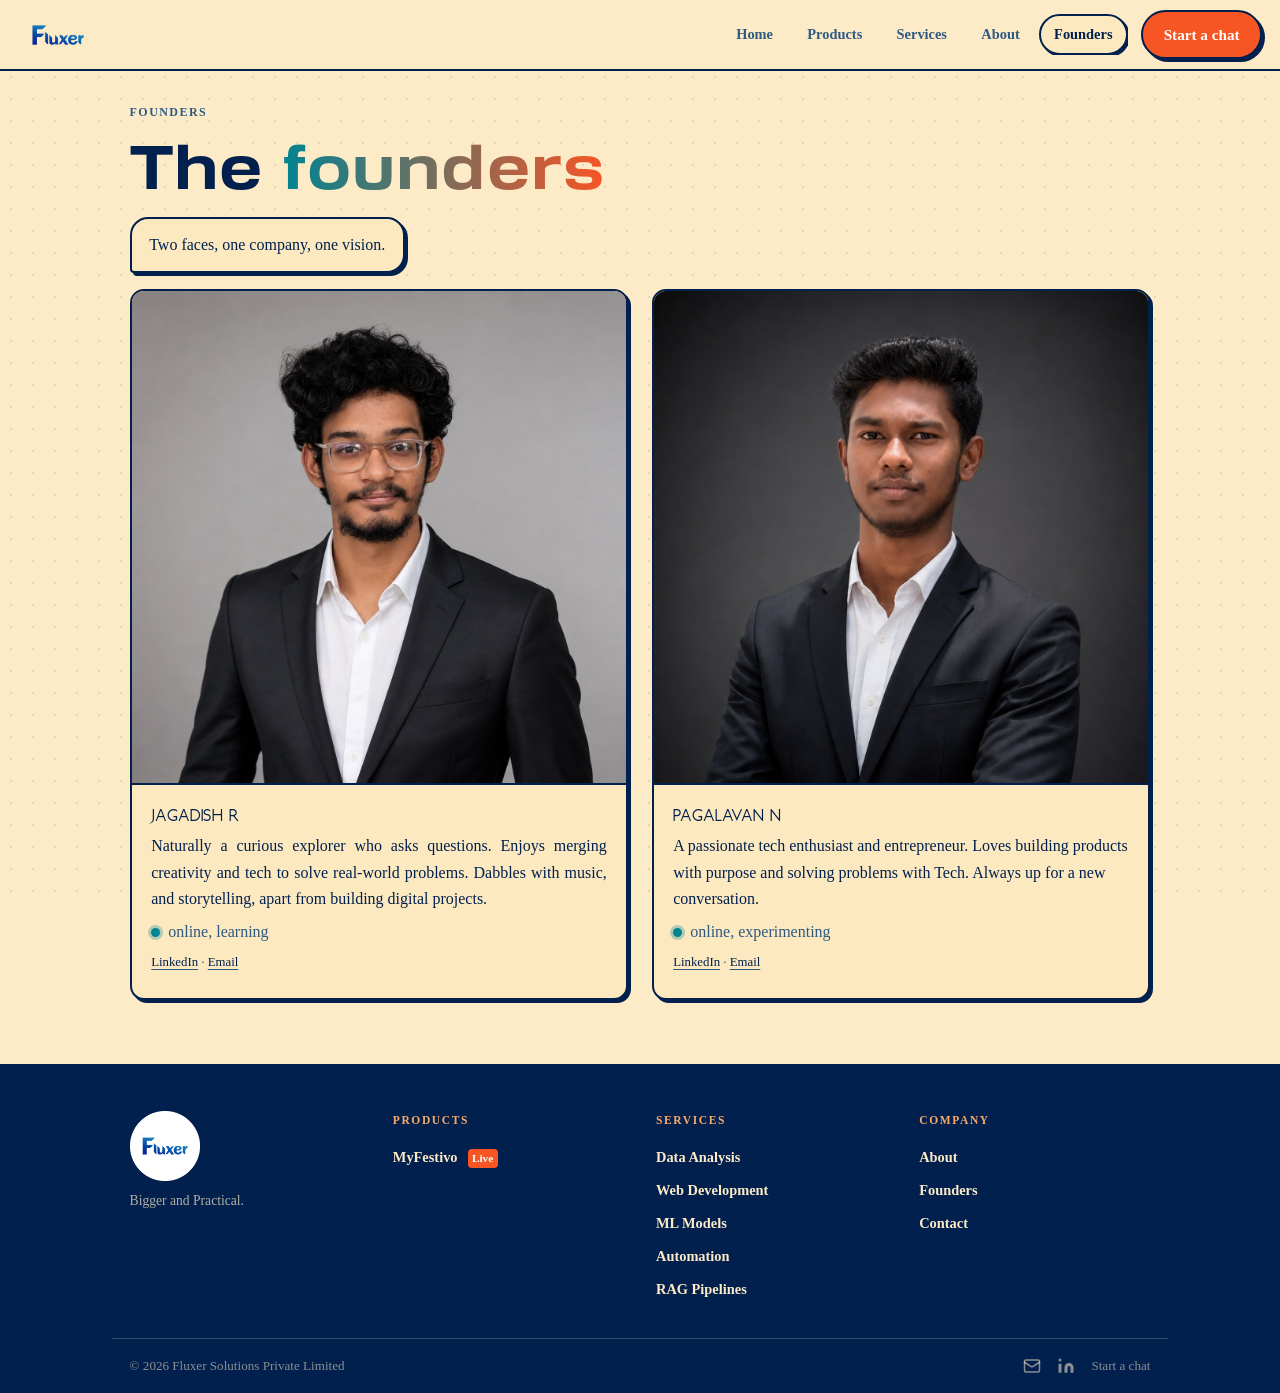
<file: founders.html>
<!doctype html><html lang="en"><head><meta charset="utf-8"><meta name="viewport" content="width=device-width,initial-scale=1,viewport-fit=cover"><title>Founders | Fluxer</title><meta name="description" content="Fluxer builds SaaS products and delivers IT services. Home of MyFestivo."><meta property="og:type" content="website"><meta property="og:site_name" content="Fluxer"><meta property="og:title" content="Founders | Fluxer"><meta property="og:description" content="Meet Jagadish R and Pagalavan N — the two co-founders behind Fluxer Solutions. Two faces, one company, one vision."><meta property="og:url" content="https://www.fluxer.co.in/founders"><meta property="og:image" content="https://www.fluxer.co.in/assets/Fluxer_OG.png"><meta property="og:image:width" content="1200"><meta property="og:image:height" content="630"><meta property="og:locale" content="en_IN"><meta name="twitter:card" content="summary_large_image"><meta name="twitter:title" content="Founders | Fluxer"><meta name="twitter:description" content="Meet Jagadish R and Pagalavan N — the two co-founders behind Fluxer Solutions. Two faces, one company, one vision."><meta name="twitter:image" content="https://www.fluxer.co.in/assets/Fluxer_OG.png"><script>document.documentElement.classList.add("js")</script><link rel="preload" href="/assets/juliett/Juliett-Regular.otf" as="font" type="font/otf" crossorigin><link rel="preload" href="/assets/reversal/Reversal Bd.otf" as="font" type="font/otf" crossorigin><link rel="preload" href="/assets/Jagadish_pic.jpg" as="image"><link rel="preload" href="/assets/Pagalavan_pic.jpg" as="image"><link rel="stylesheet" href="/style.css"><link rel="icon" type="image/png" href="/assets/Fluxer%20site%20Icon.png">
</head><body><header class="top"><a class="brand" href="/"><img src="/assets/Fulxer%20logo%20Transparent.svg" alt="Fluxer" class="brand-logo"></a><button id="nav-toggle" aria-expanded="false" aria-controls="main-nav" aria-label="Open navigation menu"><span></span><span></span><span></span></button><nav id="main-nav" aria-label="Main"><a href="/" data-p="home">Home</a><a href="/products" data-p="products">Products</a><a href="/services" data-p="services">Services</a><a href="/about" data-p="about">About</a><a href="/founders" data-p="founders" aria-current="page">Founders</a></nav><a class="btn" href="/contact">Start a chat</a></header><main><div class="pg" data-p="founders"><p class="lbl">Founders</p><h1>The <span class="g">founders</span></h1><div class="b">Two faces, one company, one vision.</div>
<div class="grid" id="founder-grid">
<div class="card founder-card" id="founder-jagadish">
  <div class="founder-photo">
    <img src="/assets/Jagadish_pic.jpg" alt="Jagadish R" width="600" height="600" fetchpriority="high">
  </div>
  <div class="founder-info">
    <h3>Jagadish R</h3>
    <!-- <p class="mut">Role: to be added</p> -->
    <p style="text-align: justify;">Naturally a curious explorer who asks questions. Enjoys merging creativity and tech to solve real-world problems. Dabbles with music, and storytelling, apart from building digital projects.</p>
    <p class="mut"><span class="on" style="margin-right: 4px;"></span> online, learning</p>
    <p class="cap"><a href="https://www.linkedin.com/in/jagadishr01" target="_blank" rel="noopener noreferrer">LinkedIn</a> &middot; <a href="mailto:jagadish@fluxer.co.in">Email</a></p>
  </div>
</div>
<div class="card founder-card" id="founder-pagalavan">
  <div class="founder-photo">
    <img src="/assets/Pagalavan_pic.jpg" alt="Pagalavan N" width="600" height="600" fetchpriority="high">
  </div>
  <div class="founder-info">
    <h3>Pagalavan N</h3>
    <!-- <p class="mut">Role: to be added</p> -->
    <p>A passionate tech enthusiast and entrepreneur. Loves building products with purpose and solving problems with Tech. Always up for a new conversation.</p>
    <p class="mut"><span class="on" style="margin-right: 4px;"></span> online, experimenting</p>
    <p class="cap"><a href="https://www.linkedin.com/in/pagalavan-natarajan" target="_blank" rel="noopener noreferrer">LinkedIn</a> &middot; <a href="mailto:pagalavan@fluxer.co.in">Email</a></p>
  </div>
</div>
</div></div></main><site-footer></site-footer><script>const PREVIEW=false</script><script src="/app.js" defer></script></body></html>
</file>
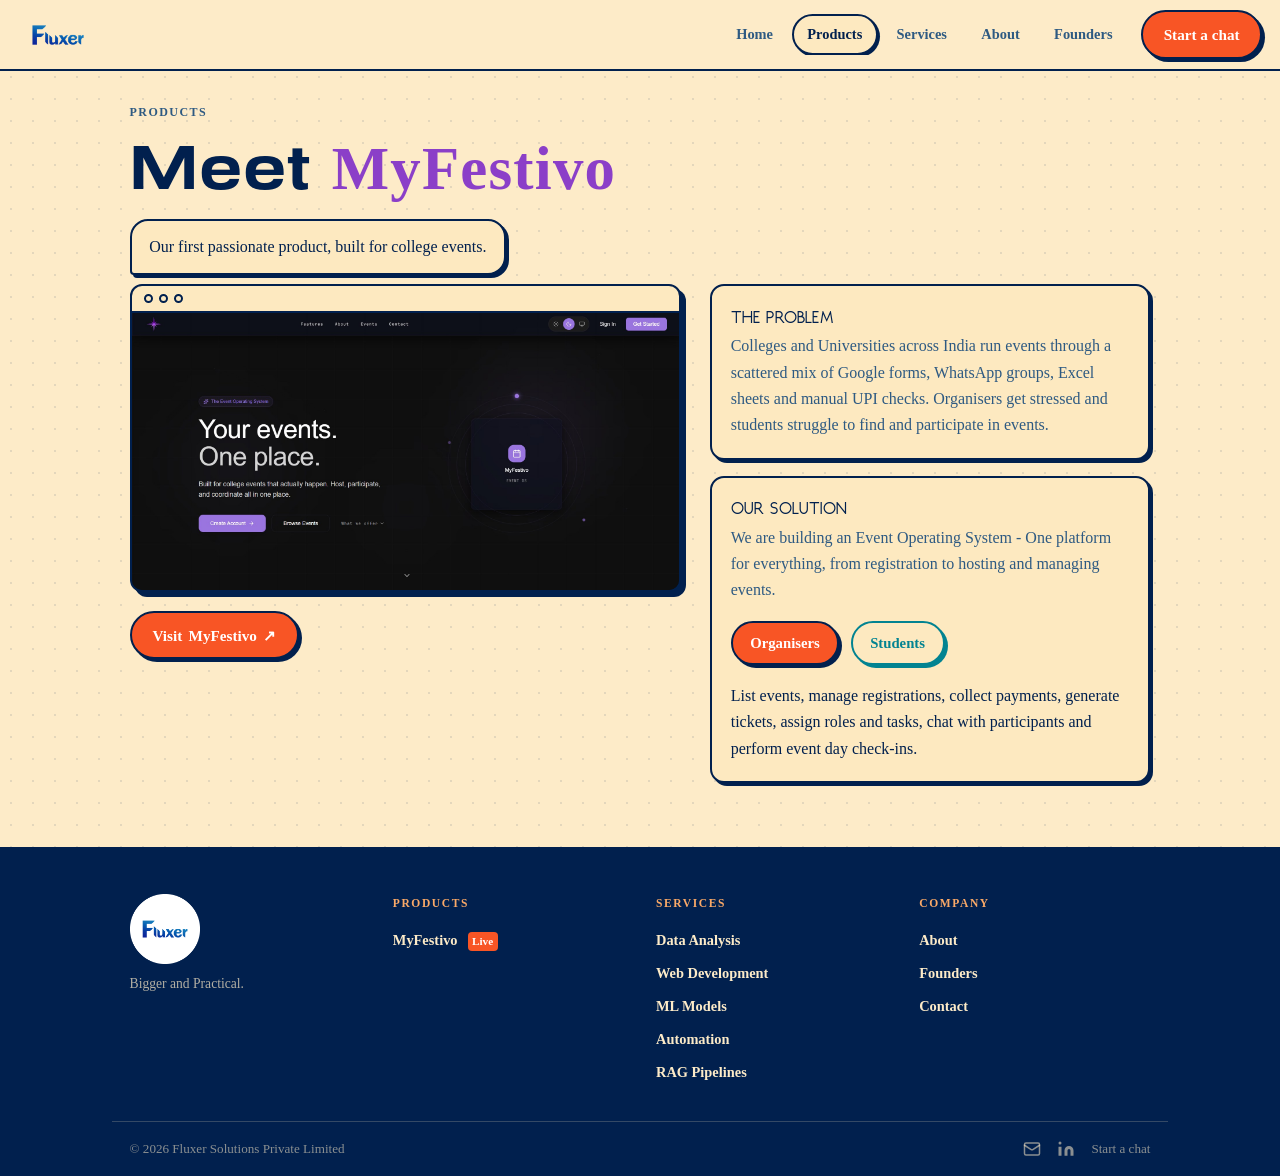
<file: products.html>
<!doctype html><html lang="en"><head><meta charset="utf-8"><meta name="viewport" content="width=device-width,initial-scale=1,viewport-fit=cover"><title>Products | Fluxer</title><meta name="description" content="Fluxer builds SaaS products and delivers IT services. Home of MyFestivo."><meta property="og:type" content="website"><meta property="og:site_name" content="Fluxer"><meta property="og:title" content="Products | Fluxer"><meta property="og:description" content="Meet MyFestivo — Fluxer's college event operating system. One platform for registration, ticketing, payments, and day-of check-ins."><meta property="og:url" content="https://www.fluxer.co.in/products"><meta property="og:image" content="https://www.fluxer.co.in/assets/Fluxer_OG.png"><meta property="og:image:width" content="1200"><meta property="og:image:height" content="630"><meta property="og:locale" content="en_IN"><meta name="twitter:card" content="summary_large_image"><meta name="twitter:title" content="Products | Fluxer"><meta name="twitter:description" content="Meet MyFestivo — Fluxer's college event operating system. One platform for registration, ticketing, payments, and day-of check-ins."><meta name="twitter:image" content="https://www.fluxer.co.in/assets/Fluxer_OG.png"><script>document.documentElement.classList.add("js")</script><link rel="preload" href="/assets/juliett/Juliett-Regular.otf" as="font" type="font/otf" crossorigin><link rel="preload" href="/assets/reversal/Reversal Bd.otf" as="font" type="font/otf" crossorigin><link rel="stylesheet" href="/style.css"><link rel="icon" type="image/png" href="/assets/Fluxer%20site%20Icon.png">
</head><body><header class="top"><a class="brand" href="/"><img src="/assets/Fulxer%20logo%20Transparent.svg" alt="Fluxer" class="brand-logo"></a><button id="nav-toggle" aria-expanded="false" aria-controls="main-nav" aria-label="Open navigation menu"><span></span><span></span><span></span></button><nav id="main-nav" aria-label="Main"><a href="/" data-p="home">Home</a><a href="/products" data-p="products" aria-current="page">Products</a><a href="/services" data-p="services">Services</a><a href="/about" data-p="about">About</a><a href="/founders" data-p="founders">Founders</a></nav><a class="btn" href="/contact">Start a chat</a></header><main><div class="pg" data-p="products"><p class="lbl">Products</p><h1>Meet <span class="g">MyFestivo</span></h1>
<div class="b">Our first passionate product, built for college events.</div>
<div class="two"><div>
<div class="frame"><div class="bar"><i></i><i></i><i></i></div><img src="/assets/myfestivo.jpg" width="1100" height="447" alt="MyFestivo landing page with the headline Your events. One place." fetchpriority="high" style="width:100%;height:auto;object-fit:contain;display:block"></div>
<div class="chips" style="margin-top:1.2rem"><a class="btn" href="https://myfestivo.live" target="_blank" rel="noopener noreferrer" aria-label="Visit MyFestivo">Visit MyFestivo ↗</a></div>
</div>
<div><div class="card"><h3>The problem</h3><p class="mut">Colleges and Universities across India run events through a scattered mix of Google forms, WhatsApp groups, Excel sheets and manual UPI checks. Organisers get stressed and students struggle to find and participate in events.</p></div>
<div class="card" style="margin-top:1rem"><h3>Our solution</h3><p class="mut">We are building an Event Operating System - One platform for everything, from registration to hosting and managing events.</p>
<div class="chips" role="tablist" aria-label="Audience"><button class="chip" role="tab" aria-selected="true" data-p="p1">Organisers</button><button class="chip c2" role="tab" aria-selected="false" data-p="p2">Students</button></div>
<p id="p1" role="tabpanel">List events, manage registrations, collect payments, generate tickets, assign roles and tasks, chat with participants and perform event day check-ins.</p>
<p id="p2" role="tabpanel" hidden>Discover and follow events, invite teammates seamlessly, and register securely with RSVP in just a few clicks.</p></div>
</div></div></div></main><site-footer></site-footer><script>const PREVIEW=false</script><script src="/app.js" defer></script></body></html>
</file>
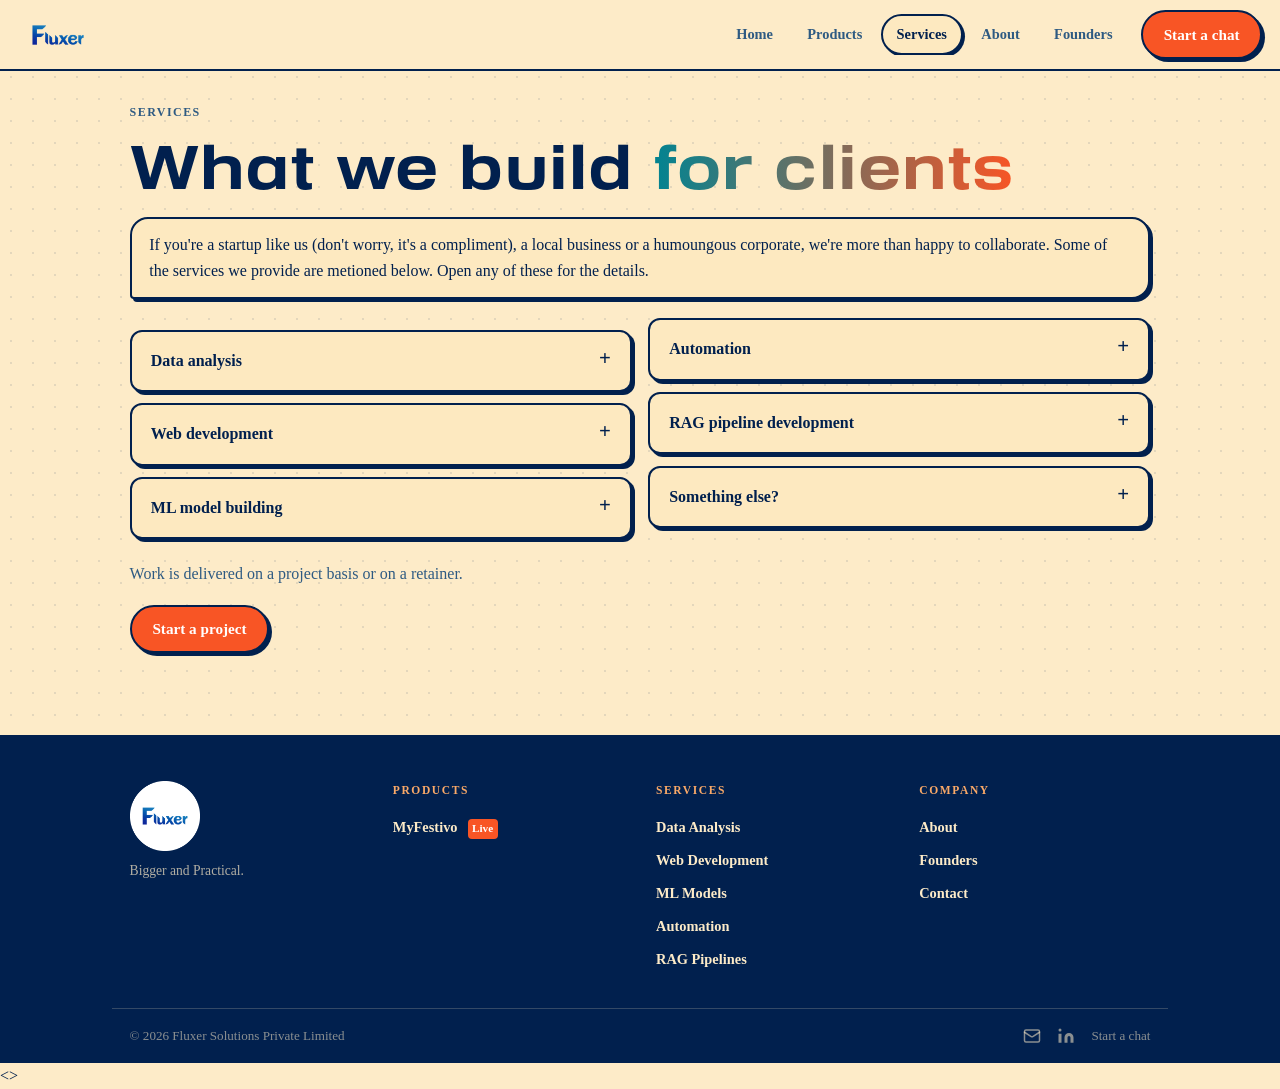
<file: services.html>
<!doctype html><html lang="en"><head><meta charset="utf-8"><meta name="viewport" content="width=device-width,initial-scale=1,viewport-fit=cover"><title>Services | Fluxer</title><meta name="description" content="Fluxer builds SaaS products and delivers IT services. Home of MyFestivo."><meta property="og:type" content="website"><meta property="og:site_name" content="Fluxer"><meta property="og:title" content="Services | Fluxer"><meta property="og:description" content="Fluxer provides web development, data analysis, ML model building, automation, and RAG pipeline development for businesses of all sizes."><meta property="og:url" content="https://www.fluxer.co.in/services"><meta property="og:image" content="https://www.fluxer.co.in/assets/Fluxer_OG.png"><meta property="og:image:width" content="1200"><meta property="og:image:height" content="630"><meta property="og:locale" content="en_IN"><meta name="twitter:card" content="summary_large_image"><meta name="twitter:title" content="Services | Fluxer"><meta name="twitter:description" content="Fluxer provides web development, data analysis, ML model building, automation, and RAG pipeline development for businesses of all sizes."><meta name="twitter:image" content="https://www.fluxer.co.in/assets/Fluxer_OG.png"><script>document.documentElement.classList.add("js")</script><link rel="preload" href="/assets/juliett/Juliett-Regular.otf" as="font" type="font/otf" crossorigin><link rel="preload" href="/assets/reversal/Reversal Bd.otf" as="font" type="font/otf" crossorigin><link rel="stylesheet" href="/style.css"><link rel="icon" type="image/png" href="/assets/Fluxer%20site%20Icon.png">
</head>
<body>
    <header class="top"><a class="brand" href="/"><img src="/assets/Fulxer%20logo%20Transparent.svg" alt="Fluxer" class="brand-logo"></a><button id="nav-toggle" aria-expanded="false" aria-controls="main-nav" aria-label="Open navigation menu"><span></span><span></span><span></span></button><nav id="main-nav" aria-label="Main"><a href="/" data-p="home">Home</a><a href="/products" data-p="products">Products</a><a href="/services" data-p="services" aria-current="page">Services</a><a href="/about" data-p="about">About</a><a href="/founders" data-p="founders">Founders</a></nav><a class="btn" href="/contact">Start a chat</a></header><main><div class="pg" data-p="services"><p class="lbl">Services</p>
        <h1>What we build <span class="g">for clients</span></h1>
<div class="b" style="max-width:none">If you're a startup like us (don't worry, it's a compliment), a local business or a humoungous corporate, we're more than happy to collaborate. Some of the services we provide are metioned below. Open any of these for the details.</div>
<div class="svc-grid" style="margin-top:1.2rem;">
<details id="data-analysis"><summary>Data analysis</summary><p>If you're struggling with messy spreadsheets or databases, or need those beautiful datavizzy diagrams that make sense, we can help turn them into answers you can act on.</p></details>
<details id="web-development"><summary>Web development</summary><p>Running a local business? We'll build a landing page for you. A solopreneur with sick skills? We'll build a portfolio for you. Running a shop or franchise? We'll build an ecommerce platform for you. We got it covered! Fast, clean websites and web apps that work properly.</p></details>
<details id="ml-model-building"><summary>ML model building</summary><p>Still gambling with your business decisions through intuition alone? We have a better option. Say, you have months or years of your customer/sales data. We'll build a model and make predictions for better decision making in the future up to 90% accurate.</p></details>
<details id="automation"><summary>Automation</summary><p>Tell us about how your business currently works. We'll identify repetitive processes that can be automated, which will save you multiple hours of work that doesn't need your constant attention. <br><b>Less manual work and more productivity!</b></p></details>
<details id="rag-pipeline-development"><summary>RAG pipeline development</summary><p>RAG - it's as <i>chic</i> as it sounds. We'll infuse your documents and your business goal with AI and build you a knowledge base for instant, reliable responses.</p></details>
<details id="something-else?"><summary>Something else?</summary><p>Doesn't fit a category? We don't bite. Tell us about it anyway. We can work it out. </p></details>
</div>
<p class="mut" style="margin-top:1rem">Work is delivered on a project basis or on a retainer.</p>
<div class="chips"><a class="btn" href="/contact">Start a project</a></div></div>
</main><site-footer></site-footer><script>const PREVIEW=false</script><script src="/app.js" defer></script></body><>
</file>
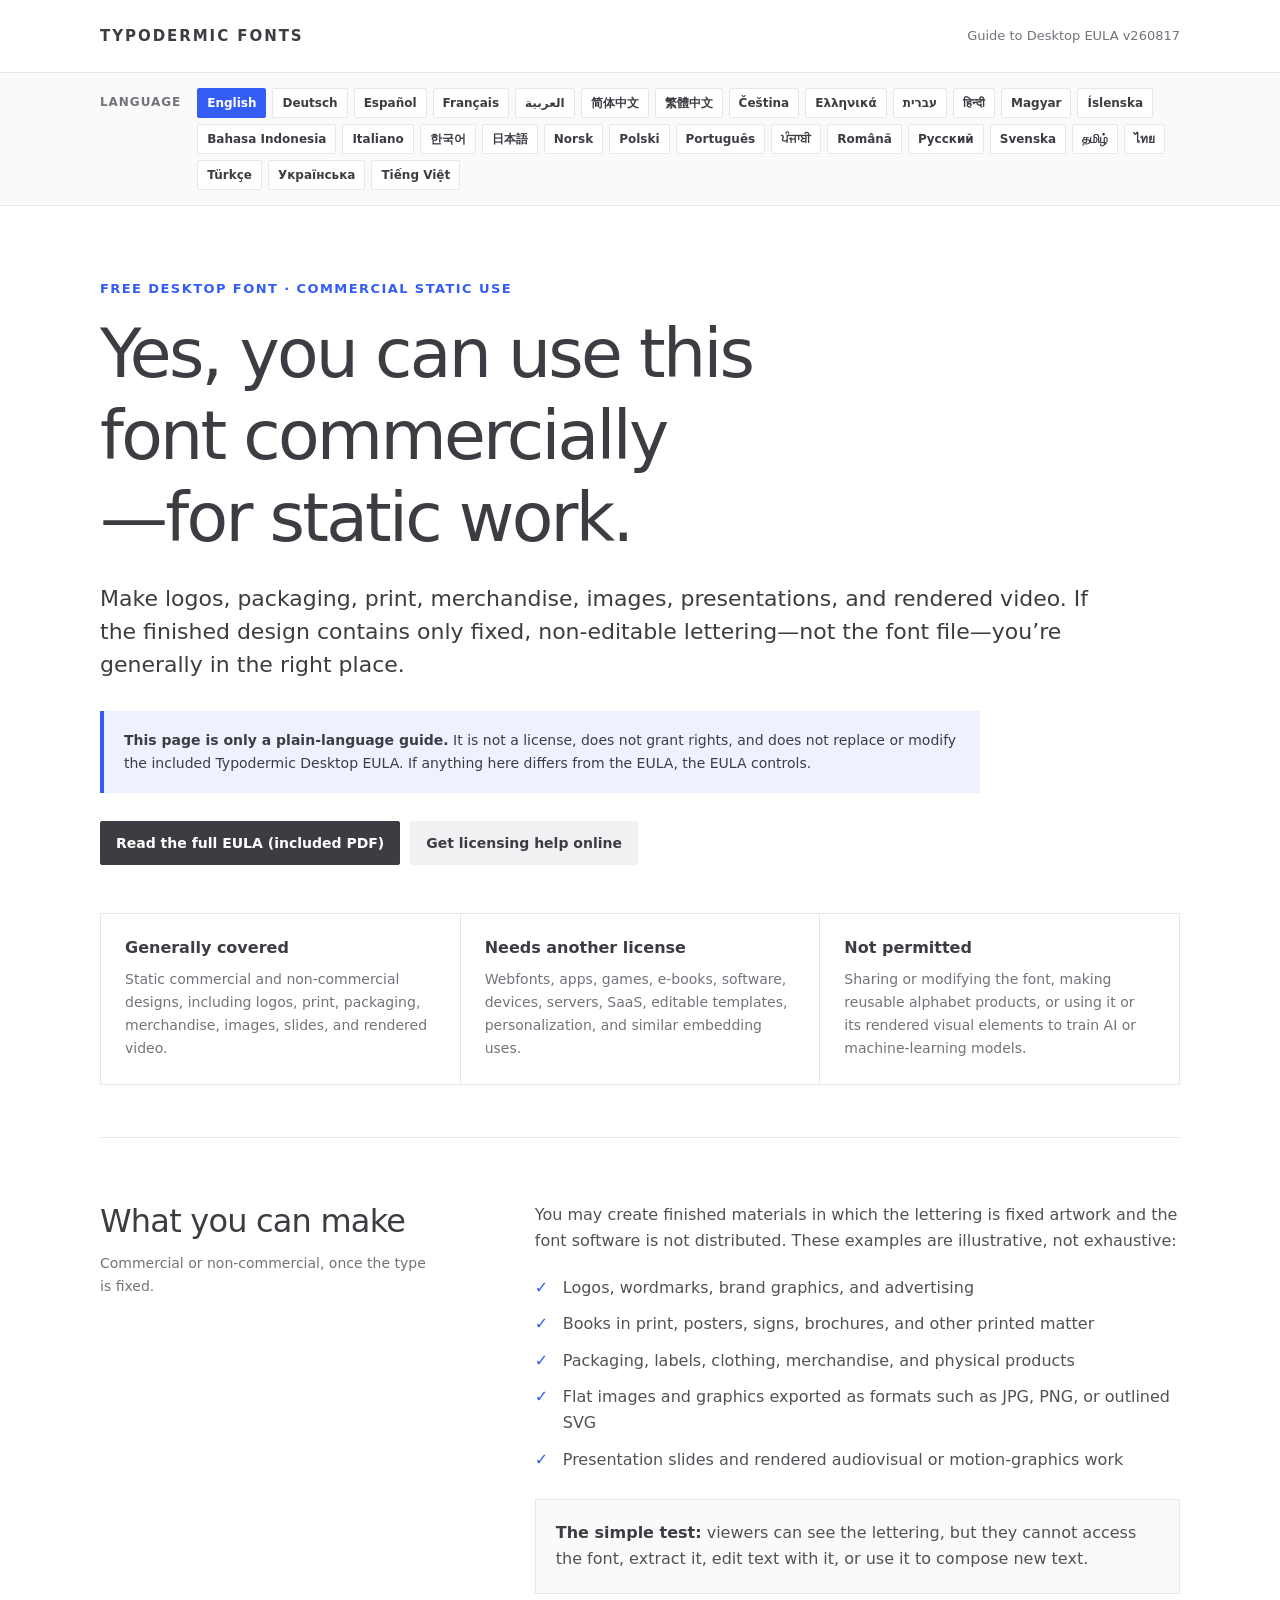
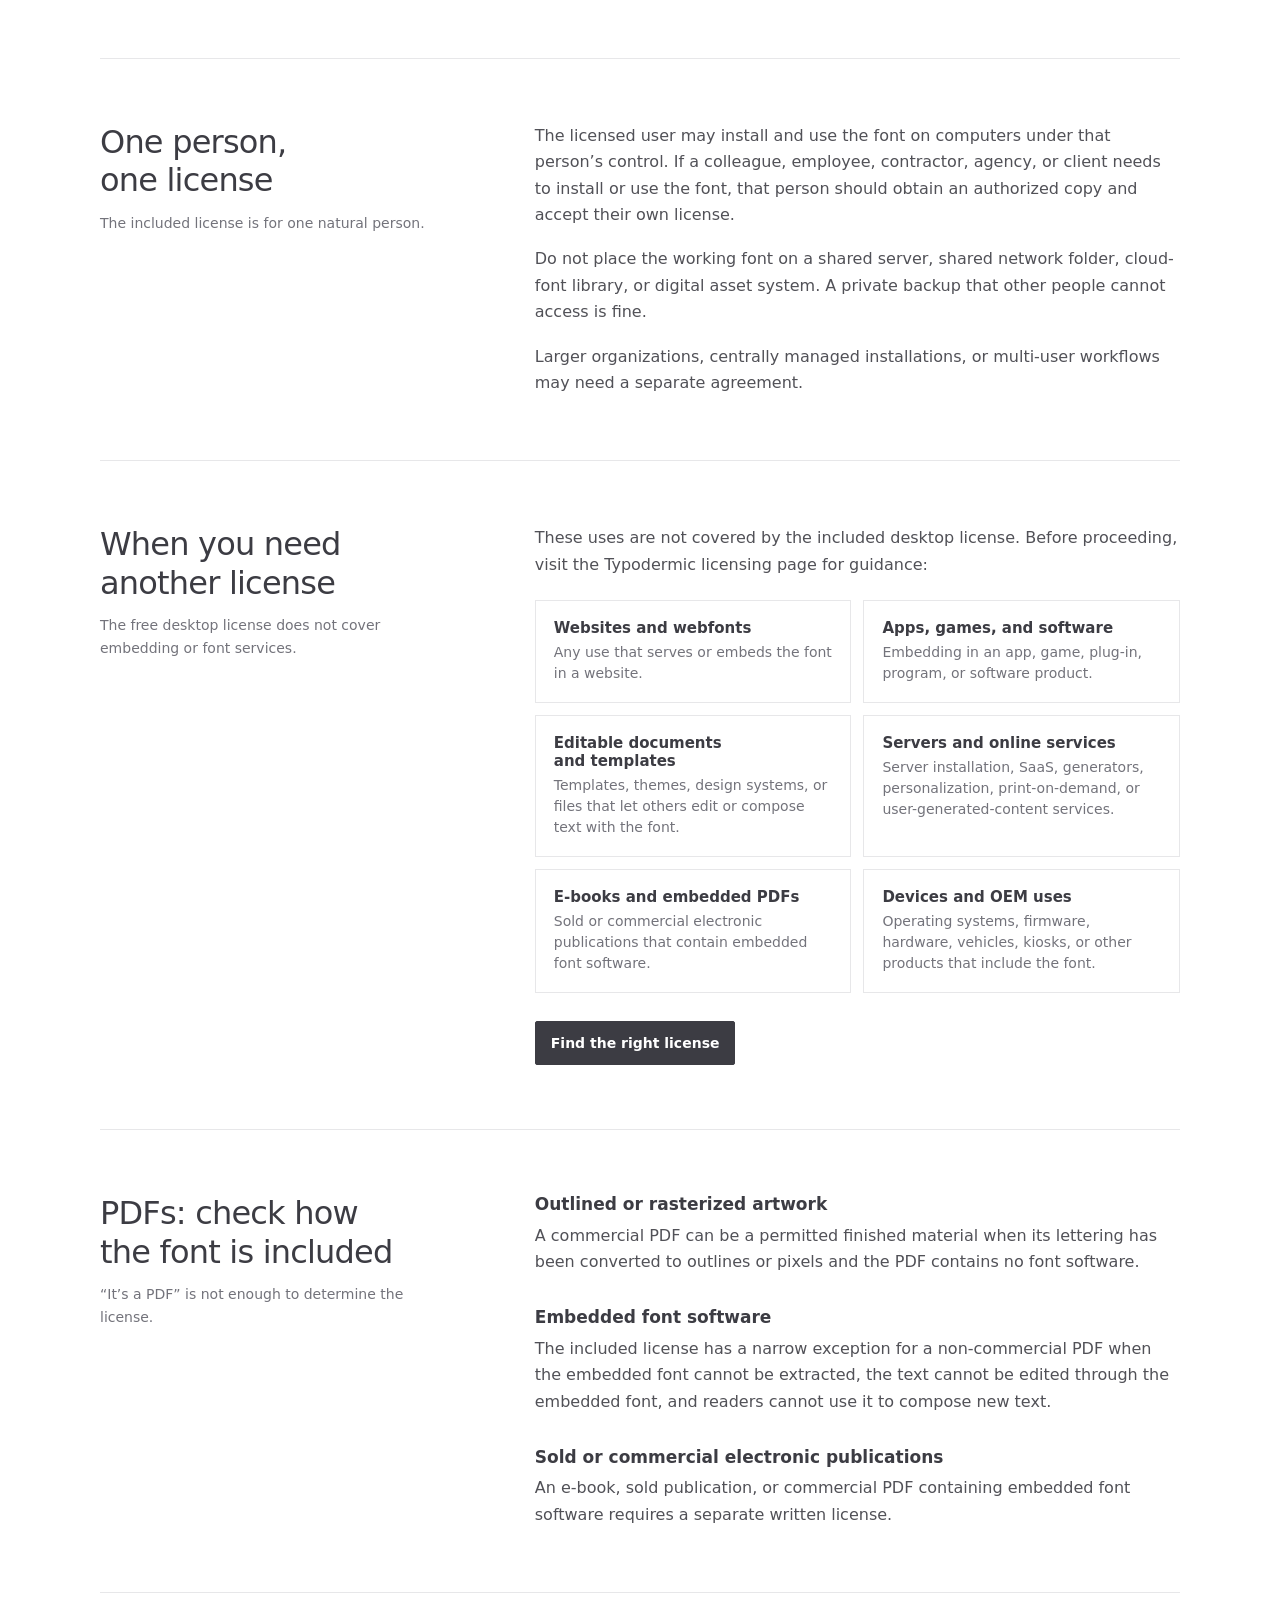
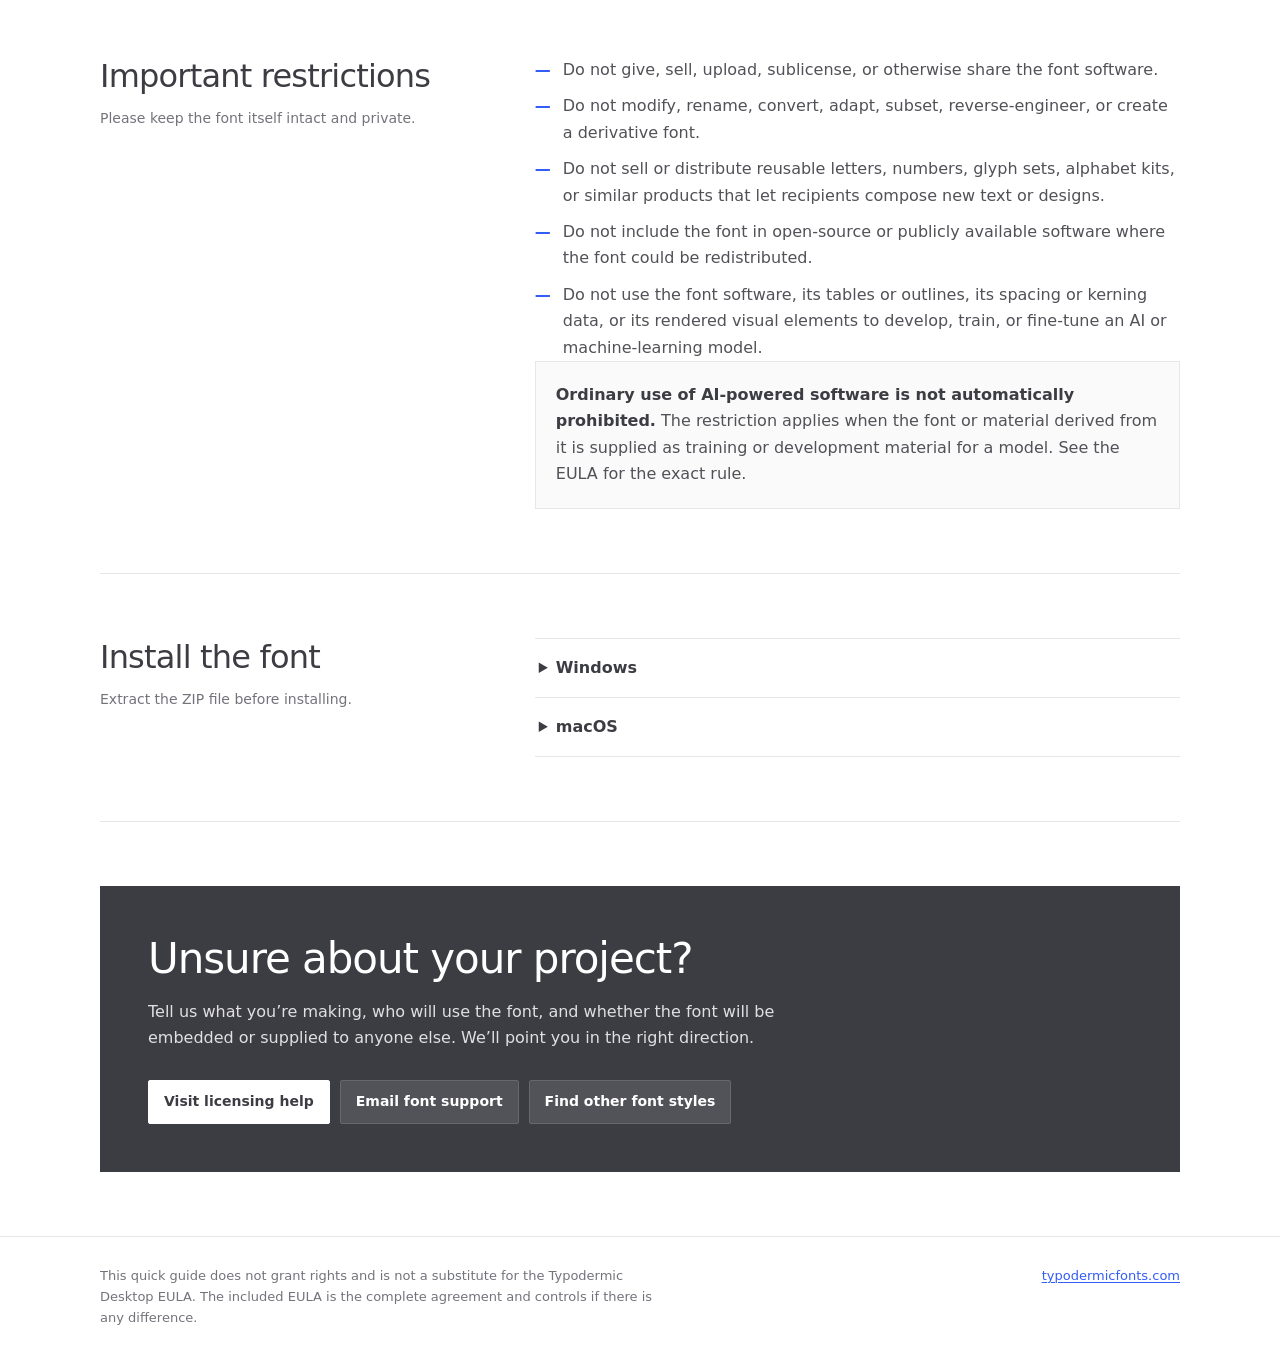
<file: assets/Kenyan_coffee/read-this.html>
<!doctype html>
<html lang="en">
<head>
  <meta charset="utf-8">
  <meta name="viewport" content="width=device-width, initial-scale=1">
  <meta name="theme-color" content="#335df5">
  <title>Typodermic Fonts — Free Desktop Font Quick Guide</title>
  <style>
    :root {
      color-scheme: light;
      --blue: #335df5;
      --charcoal: #3c3c43;
      --text: #515157;
      --muted: #73737b;
      --control: #f1f1f3;
      --line: #e7e7e9;
      --white: #ffffff;
      --soft-blue: #eef2ff;
      --radius: 2px;
      --shell: min(calc(100% - 48px), 1080px);
      --reading: 72ch;
    }

    * {
      box-sizing: border-box;
    }

    html {
      scroll-behavior: smooth;
    }

    body {
      margin: 0;
      background: var(--white);
      color: var(--text);
      font-family: system-ui, -apple-system, BlinkMacSystemFont, "Segoe UI", Helvetica, Arial, sans-serif;
      font-size: 16px;
      line-height: 1.65;
      -webkit-font-smoothing: antialiased;
      text-rendering: optimizeLegibility;
    }

    a {
      color: var(--blue);
      text-decoration-thickness: 1px;
      text-underline-offset: 0.18em;
    }

    a:hover {
      text-decoration-thickness: 2px;
    }

    a:focus-visible,
    summary:focus-visible {
      outline: 2px solid var(--blue);
      outline-offset: 3px;
    }

    .site-header {
      border-bottom: 1px solid var(--line);
    }

    .header-inner,
    .language-inner,
    main,
    .footer-inner {
      width: var(--shell);
      margin-inline: auto;
    }

    .header-inner {
      min-height: 72px;
      display: flex;
      align-items: center;
      justify-content: space-between;
      gap: 24px;
    }

    .wordmark {
      color: var(--charcoal);
      font-size: 15px;
      font-weight: 800;
      letter-spacing: 0.13em;
      line-height: 1;
      text-decoration: none;
      white-space: nowrap;
    }

    .wordmark:hover {
      color: var(--blue);
      text-decoration: none;
    }

    .header-note {
      color: var(--muted);
      font-size: 13px;
      text-align: right;
    }

    .language-bar {
      border-bottom: 1px solid var(--line);
      background: #fafafa;
    }

    .language-inner {
      display: flex;
      align-items: flex-start;
      gap: 16px;
      padding: 15px 0;
    }

    .language-label {
      flex: 0 0 auto;
      margin: 5px 0 0;
      color: var(--muted);
      font-size: 12px;
      font-weight: 750;
      letter-spacing: 0.08em;
      text-transform: uppercase;
    }

    .language-buttons {
      display: flex;
      flex-wrap: wrap;
      gap: 6px;
    }

    .language-button {
      min-height: 30px;
      padding: 5px 9px;
      border: 1px solid var(--line);
      border-radius: var(--radius);
      background: var(--white);
      color: var(--charcoal);
      font: inherit;
      font-size: 12px;
      font-weight: 650;
      line-height: 1.2;
      cursor: pointer;
    }

    .language-button:hover,
    .language-button:focus-visible,
    .language-button[aria-pressed="true"] {
      border-color: var(--blue);
      background: var(--blue);
      color: var(--white);
    }

    .language-button:focus-visible {
      outline: 2px solid var(--blue);
      outline-offset: 2px;
    }

    .sr-only {
      position: absolute;
      width: 1px;
      height: 1px;
      padding: 0;
      margin: -1px;
      overflow: hidden;
      clip: rect(0, 0, 0, 0);
      white-space: nowrap;
      border: 0;
    }

    .hero {
      padding: 72px 0 52px;
      border-bottom: 1px solid var(--line);
    }

    .eyebrow {
      margin: 0 0 14px;
      color: var(--blue);
      font-size: 13px;
      font-weight: 750;
      letter-spacing: 0.11em;
      text-transform: uppercase;
    }

    h1,
    h2,
    h3 {
      color: var(--charcoal);
      line-height: 1.2;
      text-wrap: balance;
    }

    h1 {
      max-width: 820px;
      margin: 0;
      font-size: clamp(36px, 5.8vw, 68px);
      font-weight: 450;
      letter-spacing: -0.04em;
    }

    .intro {
      max-width: var(--reading);
      margin: 24px 0 0;
      color: var(--charcoal);
      font-size: clamp(18px, 2.2vw, 22px);
      line-height: 1.5;
    }

    .legal-notice {
      max-width: 880px;
      margin-top: 30px;
      padding: 18px 20px;
      background: var(--soft-blue);
      border-inline-start: 4px solid var(--blue);
      color: var(--charcoal);
      font-size: 14px;
    }

    .legal-notice strong {
      font-weight: 750;
    }

    .actions {
      display: flex;
      flex-wrap: wrap;
      gap: 10px;
      margin-top: 28px;
    }

    .button {
      display: inline-flex;
      min-height: 44px;
      align-items: center;
      justify-content: center;
      padding: 10px 15px;
      border: 1px solid var(--charcoal);
      border-radius: var(--radius);
      background: var(--charcoal);
      color: var(--white);
      font-size: 14px;
      font-weight: 700;
      line-height: 1.2;
      text-align: center;
      text-decoration: none;
    }

    .button.secondary {
      border-color: var(--control);
      background: var(--control);
      color: var(--charcoal);
    }

    .button:hover,
    .button:focus-visible {
      border-color: var(--blue);
      background: var(--blue);
      color: var(--white);
      text-decoration: none;
    }

    .summary-grid {
      display: grid;
      grid-template-columns: repeat(3, minmax(0, 1fr));
      gap: 1px;
      margin-top: 48px;
      background: var(--line);
      border: 1px solid var(--line);
    }

    .summary-card {
      min-width: 0;
      padding: 24px;
      background: var(--white);
    }

    .summary-card h2 {
      margin: 0 0 10px;
      font-size: 16px;
      font-weight: 750;
    }

    .summary-card p {
      margin: 0;
      color: var(--muted);
      font-size: 14px;
    }

    .section {
      display: grid;
      grid-template-columns: minmax(180px, 0.34fr) minmax(0, 0.66fr);
      gap: clamp(36px, 8vw, 110px);
      padding: 64px 0;
      border-bottom: 1px solid var(--line);
    }

    .section-heading h2 {
      margin: 0;
      font-size: clamp(23px, 3vw, 32px);
      font-weight: 500;
      letter-spacing: -0.025em;
    }

    .section-heading p {
      margin: 12px 0 0;
      color: var(--muted);
      font-size: 14px;
    }

    .section-body > :first-child {
      margin-top: 0;
    }

    .section-body > :last-child {
      margin-bottom: 0;
    }

    .section-body h3 {
      margin: 32px 0 8px;
      font-size: 17px;
      font-weight: 750;
    }

    .section-body p {
      max-width: var(--reading);
      margin: 0 0 18px;
    }

    .plain-list,
    .cross-list {
      display: grid;
      gap: 10px;
      max-width: var(--reading);
      margin: 20px 0 0;
      padding: 0;
      list-style: none;
    }

    .plain-list li,
    .cross-list li {
      position: relative;
      padding-inline-start: 28px;
    }

    .plain-list li::before,
    .cross-list li::before {
      position: absolute;
      inset-inline-start: 0;
      color: var(--blue);
      font-weight: 800;
    }

    .plain-list li::before {
      content: "✓";
    }

    .cross-list li::before {
      content: "—";
    }

    .callout {
      max-width: var(--reading);
      margin: 26px 0;
      padding: 20px;
      border: 1px solid var(--line);
      background: #fafafa;
    }

    .callout strong {
      color: var(--charcoal);
    }

    .license-grid {
      display: grid;
      grid-template-columns: repeat(2, minmax(0, 1fr));
      gap: 12px;
      margin-top: 22px;
    }

    .license-item {
      padding: 18px;
      border: 1px solid var(--line);
    }

    .license-item h3 {
      margin: 0 0 5px;
      font-size: 15px;
    }

    .license-item p {
      margin: 0;
      color: var(--muted);
      font-size: 14px;
      line-height: 1.5;
    }

    details {
      max-width: var(--reading);
      border-top: 1px solid var(--line);
    }

    details:last-of-type {
      border-bottom: 1px solid var(--line);
    }

    summary {
      padding: 16px 4px;
      color: var(--charcoal);
      cursor: pointer;
      font-weight: 700;
    }

    details p {
      margin: 0;
      padding: 0 4px 18px;
      font-size: 14px;
    }

    .help-panel {
      margin: 64px 0;
      padding: clamp(26px, 5vw, 48px);
      background: var(--charcoal);
      color: var(--white);
    }

    .help-panel h2 {
      margin: 0;
      color: var(--white);
      font-size: clamp(27px, 4vw, 42px);
      font-weight: 450;
      letter-spacing: -0.025em;
    }

    .help-panel p {
      max-width: 62ch;
      margin: 14px 0 0;
      color: #e0e0e3;
    }

    .help-panel .button {
      border-color: var(--white);
      background: var(--white);
      color: var(--charcoal);
    }

    .help-panel .button.secondary {
      border-color: #67676e;
      background: #525259;
      color: var(--white);
    }

    .help-panel .button:hover,
    .help-panel .button:focus-visible {
      border-color: var(--blue);
      background: var(--blue);
      color: var(--white);
    }

    .site-footer {
      border-top: 1px solid var(--line);
    }

    .footer-inner {
      display: flex;
      justify-content: space-between;
      gap: 32px;
      padding: 28px 0 40px;
      color: var(--muted);
      font-size: 13px;
    }

    .footer-inner p {
      max-width: 70ch;
      margin: 0;
    }

    .footer-inner a {
      white-space: nowrap;
    }

    @media (max-width: 760px) {
      :root {
        --shell: min(calc(100% - 32px), 1080px);
      }

      .header-inner {
        min-height: 64px;
      }

      .header-note {
        display: none;
      }

      .language-inner {
        flex-direction: column;
        gap: 9px;
      }

      .language-label {
        margin-top: 0;
      }

      .hero {
        padding: 48px 0 36px;
      }

      .summary-grid,
      .section,
      .license-grid {
        grid-template-columns: 1fr;
      }

      .section {
        gap: 24px;
        padding: 46px 0;
      }

      .summary-card {
        padding: 20px;
      }

      .footer-inner {
        flex-direction: column;
        gap: 14px;
      }
    }

    @media (prefers-reduced-motion: reduce) {
      html {
        scroll-behavior: auto;
      }
    }

    @media print {
      :root {
        --shell: 100%;
      }

      body {
        color: #000;
        font-size: 11pt;
      }

      .site-header,
      .actions,
      .help-panel,
      .footer-link {
        display: none;
      }

      .hero,
      .section {
        padding: 24px 0;
      }

      .summary-grid,
      .license-grid {
        break-inside: avoid;
      }

      a {
        color: inherit;
      }
    }
  </style>
</head>
<body>
  <header class="site-header">
    <div class="header-inner">
      <a class="wordmark" href="https://typodermicfonts.com/">TYPODERMIC FONTS</a>
      <div class="header-note" data-i18n="headerNote">Guide to Desktop EULA v260817</div>
    </div>
  </header>

  <nav class="language-bar" aria-label="Choose a language" dir="ltr">
    <div class="language-inner">
      <p class="language-label" data-i18n="languageLabel">Language</p>
      <div class="language-buttons">
        <button class="language-button" type="button" data-lang="en" aria-pressed="true">English</button>
        <button class="language-button" type="button" data-lang="de" aria-pressed="false">Deutsch</button>
        <button class="language-button" type="button" data-lang="es" aria-pressed="false">Español</button>
        <button class="language-button" type="button" data-lang="fr" aria-pressed="false">Français</button>
        <button class="language-button" type="button" data-lang="ar" aria-pressed="false">العربية</button>
        <button class="language-button" type="button" data-lang="zh-Hans" aria-pressed="false">简体中文</button>
        <button class="language-button" type="button" data-lang="zh-Hant" aria-pressed="false">繁體中文</button>
        <button class="language-button" type="button" data-lang="cs" aria-pressed="false">Čeština</button>
        <button class="language-button" type="button" data-lang="el" aria-pressed="false">Ελληνικά</button>
        <button class="language-button" type="button" data-lang="he" aria-pressed="false">עברית</button>
        <button class="language-button" type="button" data-lang="hi" aria-pressed="false">हिन्दी</button>
        <button class="language-button" type="button" data-lang="hu" aria-pressed="false">Magyar</button>
        <button class="language-button" type="button" data-lang="is" aria-pressed="false">Íslenska</button>
        <button class="language-button" type="button" data-lang="id" aria-pressed="false">Bahasa Indonesia</button>
        <button class="language-button" type="button" data-lang="it" aria-pressed="false">Italiano</button>
        <button class="language-button" type="button" data-lang="ko" aria-pressed="false">한국어</button>
        <button class="language-button" type="button" data-lang="ja" aria-pressed="false">日本語</button>
        <button class="language-button" type="button" data-lang="no" aria-pressed="false">Norsk</button>
        <button class="language-button" type="button" data-lang="pl" aria-pressed="false">Polski</button>
        <button class="language-button" type="button" data-lang="pt" aria-pressed="false">Português</button>
        <button class="language-button" type="button" data-lang="pa" aria-pressed="false">ਪੰਜਾਬੀ</button>
        <button class="language-button" type="button" data-lang="ro" aria-pressed="false">Română</button>
        <button class="language-button" type="button" data-lang="ru" aria-pressed="false">Русский</button>
        <button class="language-button" type="button" data-lang="sv" aria-pressed="false">Svenska</button>
        <button class="language-button" type="button" data-lang="ta" aria-pressed="false">தமிழ்</button>
        <button class="language-button" type="button" data-lang="th" aria-pressed="false">ไทย</button>
        <button class="language-button" type="button" data-lang="tr" aria-pressed="false">Türkçe</button>
        <button class="language-button" type="button" data-lang="uk" aria-pressed="false">Українська</button>
        <button class="language-button" type="button" data-lang="vi" aria-pressed="false">Tiếng Việt</button>
      </div>
      <span class="sr-only" id="language-status" aria-live="polite"></span>
    </div>
  </nav>

  <noscript><p class="legal-notice">Language switching requires JavaScript. The English guide remains available below.</p></noscript>

  <main id="guide-content">
    <section class="hero" aria-labelledby="page-title">
      <p class="eyebrow" data-i18n="eyebrow">Free desktop font · commercial static use</p>
      <h1 id="page-title" data-i18n="pageHeading">Yes, you can use this font commercially—for static work.</h1>
      <p class="intro" data-i18n="intro">Make logos, packaging, print, merchandise, images, presentations, and rendered video. If the finished design contains only fixed, non-editable lettering—not the font file—you’re generally in the right place.</p>

      <div class="legal-notice" role="note">
        <strong data-i18n="noticeLead">This page is only a plain-language guide.</strong> <span data-i18n="noticeText">It is not a license, does not grant rights, and does not replace or modify the included Typodermic Desktop EULA. If anything here differs from the EULA, the EULA controls.</span>
      </div>

      <div class="actions">
        <a class="button" href="Typodermic Desktop EULA 2026.pdf" data-i18n="eulaButton">Read the full EULA (included PDF)</a>
        <a class="button secondary" href="https://typodermicfonts.com/license/" data-i18n="helpOnlineButton">Get licensing help online</a>
      </div>

      <div class="summary-grid">
        <article class="summary-card">
          <h2 data-i18n="coveredTitle">Generally covered</h2>
          <p data-i18n="coveredText">Static commercial and non-commercial designs, including logos, print, packaging, merchandise, images, slides, and rendered video.</p>
        </article>
        <article class="summary-card">
          <h2 data-i18n="anotherTitle">Needs another license</h2>
          <p data-i18n="anotherText">Webfonts, apps, games, e-books, software, devices, servers, SaaS, editable templates, personalization, and similar embedding uses.</p>
        </article>
        <article class="summary-card">
          <h2 data-i18n="notPermittedTitle">Not permitted</h2>
          <p data-i18n="notPermittedText">Sharing or modifying the font, making reusable alphabet products, or using it or its rendered visual elements to train AI or machine-learning models.</p>
        </article>
      </div>
    </section>

    <section class="section" aria-labelledby="make-heading">
      <div class="section-heading">
        <h2 id="make-heading" data-i18n="makeHeading">What you can make</h2>
        <p data-i18n="makeSubheading">Commercial or non-commercial, once the type is fixed.</p>
      </div>
      <div class="section-body" data-i18n-html="makeBody">
        <p>You may create finished materials in which the lettering is fixed artwork and the font software is not distributed. These examples are illustrative, not exhaustive:</p>
        <ul class="plain-list">
          <li>Logos, wordmarks, brand graphics, and advertising</li>
          <li>Books in print, posters, signs, brochures, and other printed matter</li>
          <li>Packaging, labels, clothing, merchandise, and physical products</li>
          <li>Flat images and graphics exported as formats such as JPG, PNG, or outlined SVG</li>
          <li>Presentation slides and rendered audiovisual or motion-graphics work</li>
        </ul>
        <div class="callout">
          <strong>The simple test:</strong> viewers can see the lettering, but they cannot access the font, extract it, edit text with it, or use it to compose new text.
        </div>
      </div>
    </section>

    <section class="section" aria-labelledby="user-heading">
      <div class="section-heading">
        <h2 id="user-heading" data-i18n="userHeading">One person, one license</h2>
        <p data-i18n="userSubheading">The included license is for one natural person.</p>
      </div>
      <div class="section-body" data-i18n-html="userBody">
        <p>The licensed user may install and use the font on computers under that person’s control. If a colleague, employee, contractor, agency, or client needs to install or use the font, that person should obtain an authorized copy and accept their own license.</p>
        <p>Do not place the working font on a shared server, shared network folder, cloud-font library, or digital asset system. A private backup that other people cannot access is fine.</p>
        <p>Larger organizations, centrally managed installations, or multi-user workflows may need a separate agreement.</p>
      </div>
    </section>

    <section class="section" aria-labelledby="different-heading">
      <div class="section-heading">
        <h2 id="different-heading" data-i18n="differentHeading">When you need another license</h2>
        <p data-i18n="differentSubheading">The free desktop license does not cover embedding or font services.</p>
      </div>
      <div class="section-body" data-i18n-html="differentBody">
        <p>These uses are not covered by the included desktop license. Before proceeding, visit the Typodermic licensing page for guidance:</p>
        <div class="license-grid">
          <article class="license-item">
            <h3>Websites and webfonts</h3>
            <p>Any use that serves or embeds the font in a website.</p>
          </article>
          <article class="license-item">
            <h3>Apps, games, and software</h3>
            <p>Embedding in an app, game, plug-in, program, or software product.</p>
          </article>
          <article class="license-item">
            <h3>Editable documents and templates</h3>
            <p>Templates, themes, design systems, or files that let others edit or compose text with the font.</p>
          </article>
          <article class="license-item">
            <h3>Servers and online services</h3>
            <p>Server installation, SaaS, generators, personalization, print-on-demand, or user-generated-content services.</p>
          </article>
          <article class="license-item">
            <h3>E-books and embedded PDFs</h3>
            <p>Sold or commercial electronic publications that contain embedded font software.</p>
          </article>
          <article class="license-item">
            <h3>Devices and OEM uses</h3>
            <p>Operating systems, firmware, hardware, vehicles, kiosks, or other products that include the font.</p>
          </article>
        </div>
        <div class="actions">
          <a class="button" href="https://typodermicfonts.com/license/">Find the right license</a>
        </div>
      </div>
    </section>

    <section class="section" aria-labelledby="pdf-heading">
      <div class="section-heading">
        <h2 id="pdf-heading" data-i18n="pdfHeading">PDFs: check how the font is included</h2>
        <p data-i18n="pdfSubheading">“It’s a PDF” is not enough to determine the license.</p>
      </div>
      <div class="section-body" data-i18n-html="pdfBody">
        <h3>Outlined or rasterized artwork</h3>
        <p>A commercial PDF can be a permitted finished material when its lettering has been converted to outlines or pixels and the PDF contains no font software.</p>

        <h3>Embedded font software</h3>
        <p>The included license has a narrow exception for a non-commercial PDF when the embedded font cannot be extracted, the text cannot be edited through the embedded font, and readers cannot use it to compose new text.</p>

        <h3>Sold or commercial electronic publications</h3>
        <p>An e-book, sold publication, or commercial PDF containing embedded font software requires a separate written license.</p>
      </div>
    </section>

    <section class="section" aria-labelledby="limits-heading">
      <div class="section-heading">
        <h2 id="limits-heading" data-i18n="limitsHeading">Important restrictions</h2>
        <p data-i18n="limitsSubheading">Please keep the font itself intact and private.</p>
      </div>
      <div class="section-body" data-i18n-html="limitsBody">
        <ul class="cross-list">
          <li>Do not give, sell, upload, sublicense, or otherwise share the font software.</li>
          <li>Do not modify, rename, convert, adapt, subset, reverse-engineer, or create a derivative font.</li>
          <li>Do not sell or distribute reusable letters, numbers, glyph sets, alphabet kits, or similar products that let recipients compose new text or designs.</li>
          <li>Do not include the font in open-source or publicly available software where the font could be redistributed.</li>
          <li>Do not use the font software, its tables or outlines, its spacing or kerning data, or its rendered visual elements to develop, train, or fine-tune an AI or machine-learning model.</li>
        </ul>
        <p class="callout"><strong>Ordinary use of AI-powered software is not automatically prohibited.</strong> The restriction applies when the font or material derived from it is supplied as training or development material for a model. See the EULA for the exact rule.</p>
      </div>
    </section>

    <section class="section" aria-labelledby="install-heading">
      <div class="section-heading">
        <h2 id="install-heading" data-i18n="installHeading">Install the font</h2>
        <p data-i18n="installSubheading">Extract the ZIP file before installing.</p>
      </div>
      <div class="section-body" data-i18n-html="installBody">
        <details>
          <summary>Windows</summary>
          <p>Extract the ZIP file, select the font files, right-click, and choose <strong>Install</strong>. Depending on your version of Windows, you can also open a font file and select <strong>Install</strong>.</p>
        </details>
        <details>
          <summary>macOS</summary>
          <p>Extract the ZIP file, double-click a font file, and choose <strong>Install Font</strong> in Font Book.</p>
        </details>
      </div>
    </section>

    <section class="help-panel" aria-labelledby="help-heading">
      <h2 id="help-heading" data-i18n="helpHeading">Unsure about your project?</h2>
      <p data-i18n="helpText">Tell us what you’re making, who will use the font, and whether the font will be embedded or supplied to anyone else. We’ll point you in the right direction.</p>
      <div class="actions">
        <a class="button" href="https://typodermicfonts.com/license/" data-i18n="helpVisit">Visit licensing help</a>
        <a class="button secondary" href="mailto:fontsupport@typodermicfonts.com" data-i18n="helpEmail">Email font support</a>
        <a class="button secondary" href="https://typodermicfonts.com/search/" data-i18n="helpStyles">Find other font styles</a>
      </div>
    </section>
  </main>

  <footer class="site-footer">
    <div class="footer-inner">
      <p data-i18n="footerText">This quick guide does not grant rights and is not a substitute for the Typodermic Desktop EULA. The included EULA is the complete agreement and controls if there is any difference.</p>
      <a class="footer-link" href="https://typodermicfonts.com/">typodermicfonts.com</a>
    </div>
  </footer>
  <script>
    (() => {
      "use strict";

      const escapeHtml = (value) => String(value).replace(/[&<>"']/g, (character) => ({
        "&": "&amp;",
        "<": "&lt;",
        ">": "&gt;",
        "\"": "&quot;",
        "'": "&#039;"
      })[character]);

      function makeBody(introduction, items, calloutLead, calloutText) {
        return `<p>${escapeHtml(introduction)}</p><ul class="plain-list">${items.map((item) => `<li>${escapeHtml(item)}</li>`).join("")}</ul><div class="callout"><strong>${escapeHtml(calloutLead)}</strong> ${escapeHtml(calloutText)}</div>`;
      }

      function userBody(paragraphs) {
        return paragraphs.map((paragraph) => `<p>${escapeHtml(paragraph)}</p>`).join("");
      }

      function differentBody(introduction, items, buttonText) {
        return `<p>${escapeHtml(introduction)}</p><div class="license-grid">${items.map(([heading, text]) => `<article class="license-item"><h3>${escapeHtml(heading)}</h3><p>${escapeHtml(text)}</p></article>`).join("")}</div><div class="actions"><a class="button" href="https://typodermicfonts.com/license/">${escapeHtml(buttonText)}</a></div>`;
      }

      function pdfBody(items) {
        return items.map(([heading, text]) => `<h3>${escapeHtml(heading)}</h3><p>${escapeHtml(text)}</p>`).join("");
      }

      function limitsBody(items, calloutLead, calloutText) {
        return `<ul class="cross-list">${items.map((item) => `<li>${escapeHtml(item)}</li>`).join("")}</ul><p class="callout"><strong>${escapeHtml(calloutLead)}</strong> ${escapeHtml(calloutText)}</p>`;
      }

      function installBody(windowsLabel, windowsText, macLabel, macText) {
        return `<details><summary>${escapeHtml(windowsLabel)}</summary><p>${escapeHtml(windowsText)}</p></details><details><summary>${escapeHtml(macLabel)}</summary><p>${escapeHtml(macText)}</p></details>`;
      }

      const translations = {
        de: {
          pageTitle: "Typodermic Fonts — Kurzübersicht zur kostenlosen Desktop-Schrift",
          headerNote: "Leitfaden zur Desktop-EULA v260817",
          languageLabel: "Sprache",
          eyebrow: "Kostenlose Desktop-Schrift · kommerzielle statische Nutzung",
          pageHeading: "Ja, Sie dürfen diese Schrift kommerziell verwenden — für statische Arbeiten.",
          intro: "Erstellen Sie Logos, Verpackungen, Drucksachen, Merchandising-Artikel, Bilder, Präsentationen und gerenderte Videos. Wenn der fertige Entwurf nur feste, nicht bearbeitbare Schriftzüge enthält — und nicht die Schriftdatei — liegen Sie im Allgemeinen richtig.",
          noticeLead: "Diese Seite ist nur ein Leitfaden in verständlicher Sprache.",
          noticeText: "Sie ist keine Lizenz, gewährt keine Rechte und ersetzt oder ändert die beigefügte Typodermic Desktop-EULA nicht. Bei Abweichungen gilt die EULA.",
          eulaButton: "Vollständige EULA lesen (beigefügte PDF)",
          helpOnlineButton: "Online-Hilfe zur Lizenzierung",
          coveredTitle: "Im Allgemeinen abgedeckt",
          coveredText: "Statische kommerzielle und nicht kommerzielle Entwürfe, darunter Logos, Drucksachen, Verpackungen, Waren, Bilder, Folien und gerenderte Videos.",
          anotherTitle: "Andere Lizenz erforderlich",
          anotherText: "Webfonts, Apps, Spiele, E-Books, Software, Geräte, Server, SaaS, bearbeitbare Vorlagen, Personalisierung und ähnliche Einbettungen.",
          notPermittedTitle: "Nicht gestattet",
          notPermittedText: "Die Schrift weiterzugeben oder zu verändern, wiederverwendbare Alphabetprodukte herzustellen oder sie beziehungsweise daraus gerenderte visuelle Elemente zum Trainieren von KI- oder Machine-Learning-Modellen zu verwenden.",
          makeHeading: "Was Sie erstellen dürfen",
          makeSubheading: "Kommerziell oder nicht kommerziell, sobald die Schrift fest eingebunden ist.",
          makeBody: makeBody("Sie dürfen fertige Materialien erstellen, in denen die Schrift als festes Artwork vorliegt und die Schriftsoftware nicht verbreitet wird. Die folgenden Beispiele sind nicht abschließend:", ["Logos, Wortmarken, Markengrafiken und Werbung", "Gedruckte Bücher, Poster, Schilder, Broschüren und andere Drucksachen", "Verpackungen, Etiketten, Kleidung, Merchandising-Artikel und physische Produkte", "Flache Bilder und Grafiken, exportiert etwa als JPG, PNG oder in Pfade umgewandelte SVG", "Präsentationsfolien und gerenderte audiovisuelle oder Motion-Graphics-Arbeiten"], "Der einfache Test:", "Betrachter können die Schrift sehen, aber weder auf die Schrift zugreifen oder sie extrahieren noch Text damit bearbeiten oder neu setzen."),
          userHeading: "Eine Person, eine Lizenz",
          userSubheading: "Die beigefügte Lizenz gilt für eine natürliche Person.",
          userBody: userBody(["Der lizenzierte Benutzer darf die Schrift auf Computern installieren und verwenden, die seiner Kontrolle unterliegen. Muss ein Kollege, Mitarbeiter, Auftragnehmer, eine Agentur oder ein Kunde die Schrift installieren oder verwenden, sollte diese Person eine autorisierte Kopie beziehen und eine eigene Lizenz annehmen.", "Legen Sie die verwendbare Schrift nicht auf einem gemeinsam genutzten Server, in einem Netzwerkordner, einer Cloud-Schriftbibliothek oder einem Digital-Asset-System ab. Eine private Sicherungskopie, auf die andere Personen nicht zugreifen können, ist zulässig.", "Größere Unternehmen, zentral verwaltete Installationen oder Arbeitsabläufe mit mehreren Benutzern können eine gesonderte Vereinbarung erfordern."]),
          differentHeading: "Wann Sie eine andere Lizenz benötigen",
          differentSubheading: "Die kostenlose Desktop-Lizenz deckt Einbettungen und Schriftdienste nicht ab.",
          differentBody: differentBody("Diese Nutzungen sind von der beigefügten Desktop-Lizenz nicht abgedeckt. Besuchen Sie vorab die Typodermic-Lizenzierungsseite:", [["Websites und Webfonts", "Jede Nutzung, bei der die Schrift über eine Website bereitgestellt oder darin eingebettet wird."], ["Apps, Spiele und Software", "Einbettung in eine App, ein Spiel, Plug-in, Programm oder Softwareprodukt."], ["Bearbeitbare Dokumente und Vorlagen", "Vorlagen, Designs, Gestaltungssysteme oder Dateien, mit denen andere Text in der Schrift bearbeiten oder setzen können."], ["Server und Onlinedienste", "Serverinstallation, SaaS, Generatoren, Personalisierung, Print-on-Demand oder Dienste für nutzergenerierte Inhalte."], ["E-Books und eingebettete PDFs", "Verkaufte oder kommerzielle elektronische Publikationen, die eingebettete Schriftsoftware enthalten."], ["Geräte und OEM-Nutzungen", "Betriebssysteme, Firmware, Hardware, Fahrzeuge, Kioske oder andere Produkte, die die Schrift enthalten."]], "Die passende Lizenz finden"),
          pdfHeading: "PDFs: Prüfen Sie, wie die Schrift enthalten ist",
          pdfSubheading: "„Es ist eine PDF“ reicht zur Bestimmung der Lizenz nicht aus.",
          pdfBody: pdfBody([["In Pfade umgewandeltes oder gerastertes Artwork", "Eine kommerzielle PDF kann ein zulässiges fertiges Material sein, wenn die Schriftzüge in Pfade oder Pixel umgewandelt wurden und die PDF keine Schriftsoftware enthält."], ["Eingebettete Schriftsoftware", "Die beigefügte Lizenz enthält eine enge Ausnahme für eine nicht kommerzielle PDF, wenn die eingebettete Schrift nicht extrahiert werden kann, der Text damit nicht bearbeitet werden kann und Leser sie nicht zum Setzen neuen Textes verwenden können."], ["Verkaufte oder kommerzielle elektronische Publikationen", "Ein E-Book, eine verkaufte Publikation oder eine kommerzielle PDF mit eingebetteter Schriftsoftware erfordert eine gesonderte schriftliche Lizenz."]]),
          limitsHeading: "Wichtige Einschränkungen",
          limitsSubheading: "Bitte halten Sie die Schrift selbst unverändert und privat.",
          limitsBody: limitsBody(["Geben, verkaufen, veröffentlichen, unterlizenzieren oder teilen Sie die Schriftsoftware nicht und laden Sie sie nicht hoch.", "Verändern, benennen, konvertieren, bearbeiten, reduzieren oder rekonstruieren Sie die Schrift nicht und erstellen Sie keine abgeleitete Schrift.", "Verkaufen oder verbreiten Sie keine wiederverwendbaren Buchstaben, Zahlen, Glyphensätze, Alphabet-Bausätze oder ähnliche Produkte, mit denen Empfänger neue Texte oder Designs zusammensetzen können.", "Nehmen Sie die Schrift nicht in Open-Source- oder öffentlich verfügbare Software auf, wenn sie dadurch weiterverbreitet werden könnte.", "Verwenden Sie weder die Schriftsoftware, ihre Tabellen oder Konturen, ihre Abstands- oder Kerningdaten noch daraus gerenderte visuelle Elemente zur Entwicklung, zum Training oder zur Feinabstimmung eines KI- oder Machine-Learning-Modells."], "Die gewöhnliche Verwendung von Software mit KI-Funktionen ist nicht automatisch verboten.", "Die Einschränkung greift, wenn die Schrift oder daraus abgeleitetes Material einem Modell als Trainings- oder Entwicklungsmaterial zugeführt wird. Die genaue Regel steht in der EULA."),
          installHeading: "Schrift installieren",
          installSubheading: "Entpacken Sie vor der Installation die ZIP-Datei.",
          installBody: installBody("Windows", "Entpacken Sie die ZIP-Datei, wählen Sie die Schriftdateien aus, klicken Sie mit der rechten Maustaste und wählen Sie „Installieren“. Je nach Windows-Version können Sie auch eine Schriftdatei öffnen und „Installieren“ wählen.", "macOS", "Entpacken Sie die ZIP-Datei, doppelklicken Sie auf eine Schriftdatei und wählen Sie in der Schriftsammlung „Schrift installieren“."),
          helpHeading: "Unsicher bei Ihrem Projekt?",
          helpText: "Sagen Sie uns, was Sie erstellen, wer die Schrift verwenden wird und ob sie eingebettet oder an andere weitergegeben werden soll. Wir weisen Ihnen den richtigen Weg.",
          helpVisit: "Lizenzierungshilfe besuchen",
          helpEmail: "Schrift-Support kontaktieren",
          helpStyles: "Weitere Schriftschnitte finden",
          footerText: "Dieser Kurzleitfaden gewährt keine Rechte und ersetzt die Typodermic Desktop-EULA nicht. Die beigefügte EULA ist die vollständige Vereinbarung und gilt bei Abweichungen."
        },
        es: {
          pageTitle: "Typodermic Fonts — Guía rápida de la fuente de escritorio gratuita",
          headerNote: "Guía de la EULA de escritorio v260817",
          languageLabel: "Idioma",
          eyebrow: "Fuente de escritorio gratuita · uso comercial estático",
          pageHeading: "Sí, puede usar esta fuente comercialmente, para trabajos estáticos.",
          intro: "Cree logotipos, envases, impresos, artículos promocionales, imágenes, presentaciones y vídeo renderizado. Si el diseño final solo contiene letras fijas y no editables —no el archivo de fuente—, en general está dentro de lo permitido.",
          noticeLead: "Esta página es solo una guía en lenguaje sencillo.",
          noticeText: "No es una licencia, no concede derechos y no sustituye ni modifica la EULA de escritorio de Typodermic incluida. Si existe alguna diferencia, prevalece la EULA.",
          eulaButton: "Leer la EULA completa (PDF incluido)",
          helpOnlineButton: "Obtener ayuda sobre licencias",
          coveredTitle: "Generalmente permitido",
          coveredText: "Diseños estáticos comerciales y no comerciales, incluidos logotipos, impresos, envases, productos, imágenes, diapositivas y vídeo renderizado.",
          anotherTitle: "Requiere otra licencia",
          anotherText: "Fuentes web, aplicaciones, juegos, libros electrónicos, software, dispositivos, servidores, SaaS, plantillas editables, personalización y usos similares con incrustación.",
          notPermittedTitle: "No permitido",
          notPermittedText: "Compartir o modificar la fuente, crear productos de alfabetos reutilizables o usarla, o usar elementos visuales renderizados con ella, para entrenar modelos de IA o aprendizaje automático.",
          makeHeading: "Qué puede crear",
          makeSubheading: "Con fines comerciales o no comerciales, una vez fijadas las letras.",
          makeBody: makeBody("Puede crear materiales terminados en los que las letras sean ilustraciones fijas y no se distribuya el software de fuente. Estos ejemplos son ilustrativos y no exhaustivos:", ["Logotipos, marcas denominativas, gráficos de marca y publicidad", "Libros impresos, carteles, letreros, folletos y otros materiales impresos", "Envases, etiquetas, ropa, artículos promocionales y productos físicos", "Imágenes y gráficos planos exportados como JPG, PNG o SVG con contornos", "Diapositivas de presentaciones y trabajos audiovisuales o de gráficos en movimiento ya renderizados"], "La prueba sencilla:", "los espectadores pueden ver las letras, pero no pueden acceder a la fuente, extraerla, editar texto con ella ni usarla para componer texto nuevo."),
          userHeading: "Una persona, una licencia",
          userSubheading: "La licencia incluida corresponde a una persona física.",
          userBody: userBody(["El usuario autorizado puede instalar y usar la fuente en ordenadores bajo su control. Si un compañero, empleado, contratista, agencia o cliente necesita instalar o usar la fuente, esa persona debe obtener una copia autorizada y aceptar su propia licencia.", "No coloque la fuente utilizable en un servidor compartido, una carpeta de red compartida, una biblioteca de fuentes en la nube ni un sistema de gestión de activos digitales. Se permite una copia de seguridad privada a la que nadie más pueda acceder.", "Las organizaciones grandes, las instalaciones administradas centralmente o los flujos de trabajo con varios usuarios pueden necesitar un acuerdo independiente."]),
          differentHeading: "Cuándo necesita otra licencia",
          differentSubheading: "La licencia de escritorio gratuita no cubre la incrustación ni los servicios de fuentes.",
          differentBody: differentBody("Estos usos no están cubiertos por la licencia de escritorio incluida. Antes de continuar, visite la página de licencias de Typodermic:", [["Sitios web y fuentes web", "Cualquier uso que sirva o incruste la fuente en un sitio web."], ["Aplicaciones, juegos y software", "Incrustación en una aplicación, juego, complemento, programa o producto de software."], ["Documentos y plantillas editables", "Plantillas, temas, sistemas de diseño o archivos que permitan a otras personas editar o componer texto con la fuente."], ["Servidores y servicios en línea", "Instalación en servidores, SaaS, generadores, personalización, impresión bajo demanda o servicios de contenido generado por usuarios."], ["Libros electrónicos y PDF incrustados", "Publicaciones electrónicas vendidas o comerciales que contienen software de fuente incrustado."], ["Dispositivos y usos OEM", "Sistemas operativos, firmware, hardware, vehículos, quioscos u otros productos que incluyen la fuente."]], "Encontrar la licencia adecuada"),
          pdfHeading: "PDF: compruebe cómo se incluye la fuente",
          pdfSubheading: "Decir «es un PDF» no basta para determinar la licencia.",
          pdfBody: pdfBody([["Letras convertidas a contornos o rasterizadas", "Un PDF comercial puede ser un material terminado permitido si las letras se han convertido en contornos o píxeles y el PDF no contiene software de fuente."], ["Software de fuente incrustado", "La licencia incluida contiene una excepción limitada para un PDF no comercial si la fuente incrustada no puede extraerse, el texto no puede editarse mediante ella y los lectores no pueden usarla para componer texto nuevo."], ["Publicaciones electrónicas vendidas o comerciales", "Un libro electrónico, una publicación vendida o un PDF comercial que contenga software de fuente incrustado requiere una licencia escrita independiente."]]),
          limitsHeading: "Restricciones importantes",
          limitsSubheading: "Mantenga la fuente intacta y privada.",
          limitsBody: limitsBody(["No entregue, venda, cargue, sublicencie ni comparta de ninguna otra forma el software de fuente.", "No modifique, cambie el nombre, convierta, adapte, reduzca, aplique ingeniería inversa ni cree una fuente derivada.", "No venda ni distribuya letras, números, conjuntos de glifos, kits de alfabetos u otros productos reutilizables que permitan a los destinatarios componer texto o diseños nuevos.", "No incluya la fuente en software de código abierto o disponible públicamente cuando pueda redistribuirse.", "No use el software de fuente, sus tablas o contornos, sus datos de espaciado o kerning, ni los elementos visuales renderizados con ella, para desarrollar, entrenar o ajustar un modelo de IA o aprendizaje automático."], "El uso normal de software con funciones de IA no está prohibido automáticamente.", "La restricción se aplica cuando la fuente o material derivado de ella se proporciona a un modelo como material de entrenamiento o desarrollo. Consulte la EULA para conocer la regla exacta."),
          installHeading: "Instalar la fuente",
          installSubheading: "Extraiga el archivo ZIP antes de instalar.",
          installBody: installBody("Windows", "Extraiga el archivo ZIP, seleccione los archivos de fuente, haga clic con el botón derecho y elija «Instalar». Según su versión de Windows, también puede abrir un archivo de fuente y seleccionar «Instalar».", "macOS", "Extraiga el archivo ZIP, haga doble clic en un archivo de fuente y elija «Instalar tipo de letra» en Catálogo Tipográfico."),
          helpHeading: "¿Tiene dudas sobre su proyecto?",
          helpText: "Díganos qué está creando, quién usará la fuente y si se incrustará o se facilitará a otra persona. Le indicaremos el camino correcto.",
          helpVisit: "Visitar la ayuda sobre licencias",
          helpEmail: "Escribir al soporte de fuentes",
          helpStyles: "Buscar otros estilos de fuente",
          footerText: "Esta guía rápida no concede derechos ni sustituye la EULA de escritorio de Typodermic. La EULA incluida constituye el acuerdo completo y prevalece si existe alguna diferencia."
        },
        fr: {
          pageTitle: "Typodermic Fonts — Guide rapide de la police de bureau gratuite",
          headerNote: "Guide du CLUF de bureau v260817",
          languageLabel: "Langue",
          eyebrow: "Police de bureau gratuite · usage commercial statique",
          pageHeading: "Oui, vous pouvez utiliser cette police à des fins commerciales — pour des créations statiques.",
          intro: "Créez des logos, emballages, imprimés, produits dérivés, images, présentations et vidéos rendues. Si la création finale contient uniquement du lettrage fixe et non modifiable — et non le fichier de police —, votre usage est généralement approprié.",
          noticeLead: "Cette page est uniquement un guide en langage clair.",
          noticeText: "Elle ne constitue pas une licence, n’accorde aucun droit et ne remplace ni ne modifie le CLUF de bureau Typodermic inclus. En cas de différence, le CLUF prévaut.",
          eulaButton: "Lire le CLUF complet (PDF inclus)",
          helpOnlineButton: "Obtenir de l’aide sur les licences",
          coveredTitle: "Généralement couvert",
          coveredText: "Créations statiques commerciales et non commerciales, notamment logos, imprimés, emballages, marchandises, images, diapositives et vidéos rendues.",
          anotherTitle: "Autre licence nécessaire",
          anotherText: "Polices web, applications, jeux, livres numériques, logiciels, appareils, serveurs, SaaS, modèles modifiables, personnalisation et intégrations similaires.",
          notPermittedTitle: "Non autorisé",
          notPermittedText: "Partager ou modifier la police, créer des produits alphabétiques réutilisables, ou utiliser la police ou des éléments visuels rendus avec celle-ci pour entraîner des modèles d’IA ou d’apprentissage automatique.",
          makeHeading: "Ce que vous pouvez créer",
          makeSubheading: "À des fins commerciales ou non commerciales, une fois le lettrage fixé.",
          makeBody: makeBody("Vous pouvez créer des documents finis dans lesquels le lettrage est une illustration fixe et où le logiciel de police n’est pas distribué. Ces exemples sont donnés à titre indicatif et ne sont pas exhaustifs :", ["Logos, marques verbales, visuels de marque et publicité", "Livres imprimés, affiches, panneaux, brochures et autres imprimés", "Emballages, étiquettes, vêtements, produits dérivés et produits physiques", "Images et graphismes aplatis exportés en JPG, PNG ou SVG vectorisé", "Diapositives de présentation et créations audiovisuelles ou animées rendues"], "Le test simple :", "le public peut voir le lettrage, mais ne peut ni accéder à la police, ni l’extraire, ni modifier du texte avec celle-ci, ni l’utiliser pour composer un nouveau texte."),
          userHeading: "Une personne, une licence",
          userSubheading: "La licence incluse est destinée à une personne physique.",
          userBody: userBody(["L’utilisateur autorisé peut installer et utiliser la police sur les ordinateurs qu’il contrôle. Si un collègue, salarié, prestataire, une agence ou un client doit installer ou utiliser la police, cette personne doit obtenir une copie autorisée et accepter sa propre licence.", "Ne placez pas la police utilisable sur un serveur partagé, un dossier réseau partagé, une bibliothèque de polices dans le cloud ou un système de gestion d’actifs numériques. Une sauvegarde privée inaccessible aux autres est autorisée.", "Les grandes organisations, les installations gérées de façon centralisée ou les flux de travail multiutilisateurs peuvent nécessiter un accord distinct."]),
          differentHeading: "Quand une autre licence est nécessaire",
          differentSubheading: "La licence de bureau gratuite ne couvre pas l’intégration ni les services de polices.",
          differentBody: differentBody("Ces utilisations ne sont pas couvertes par la licence de bureau incluse. Avant de continuer, consultez la page des licences Typodermic :", [["Sites web et polices web", "Toute utilisation qui diffuse ou intègre la police dans un site web."], ["Applications, jeux et logiciels", "Intégration dans une application, un jeu, un module, un programme ou un produit logiciel."], ["Documents et modèles modifiables", "Modèles, thèmes, systèmes de conception ou fichiers permettant à d’autres de modifier ou composer du texte avec la police."], ["Serveurs et services en ligne", "Installation sur serveur, SaaS, générateurs, personnalisation, impression à la demande ou services de contenu créé par les utilisateurs."], ["Livres numériques et PDF avec police intégrée", "Publications électroniques vendues ou commerciales contenant le logiciel de police intégré."], ["Appareils et usages OEM", "Systèmes d’exploitation, micrologiciels, matériel, véhicules, bornes ou autres produits comprenant la police."]], "Trouver la licence adaptée"),
          pdfHeading: "PDF : vérifiez comment la police est incluse",
          pdfSubheading: "Le fait qu’il s’agisse d’un PDF ne suffit pas à déterminer la licence.",
          pdfBody: pdfBody([["Lettrage vectorisé ou pixellisé", "Un PDF commercial peut constituer un document fini autorisé si le lettrage a été converti en tracés ou en pixels et si le PDF ne contient aucun logiciel de police."], ["Logiciel de police intégré", "La licence incluse prévoit une exception limitée pour un PDF non commercial si la police intégrée ne peut pas être extraite, si le texte ne peut pas être modifié au moyen de celle-ci et si le lecteur ne peut pas l’utiliser pour composer un nouveau texte."], ["Publications électroniques vendues ou commerciales", "Un livre numérique, une publication vendue ou un PDF commercial contenant le logiciel de police intégré nécessite une licence écrite distincte."]]),
          limitsHeading: "Restrictions importantes",
          limitsSubheading: "Conservez la police elle-même intacte et privée.",
          limitsBody: limitsBody(["Ne donnez, vendez, téléversez, concédez en sous-licence ou partagez d’aucune autre manière le logiciel de police.", "Ne modifiez, renommez, convertissez, adaptez, réduisez, rétroconcevez ou dérivez pas la police.", "Ne vendez ni ne distribuez de lettres, chiffres, jeux de glyphes, kits alphabétiques ou produits similaires réutilisables permettant au destinataire de composer de nouveaux textes ou motifs.", "N’incluez pas la police dans un logiciel libre ou accessible au public lorsqu’elle pourrait ainsi être redistribuée.", "N’utilisez pas le logiciel de police, ses tables ou contours, ses données d’espacement ou de crénage, ni les éléments visuels rendus avec celui-ci pour développer, entraîner ou affiner un modèle d’IA ou d’apprentissage automatique."], "L’utilisation ordinaire d’un logiciel doté de fonctions d’IA n’est pas automatiquement interdite.", "La restriction s’applique lorsque la police ou un matériel qui en est dérivé est fourni à un modèle comme matériel d’entraînement ou de développement. Consultez le CLUF pour la règle exacte."),
          installHeading: "Installer la police",
          installSubheading: "Décompressez le fichier ZIP avant l’installation.",
          installBody: installBody("Windows", "Décompressez le fichier ZIP, sélectionnez les fichiers de police, faites un clic droit et choisissez « Installer ». Selon votre version de Windows, vous pouvez également ouvrir un fichier de police et sélectionner « Installer ».", "macOS", "Décompressez le fichier ZIP, double-cliquez sur un fichier de police, puis choisissez « Installer la police » dans Livre des polices."),
          helpHeading: "Un doute sur votre projet ?",
          helpText: "Indiquez-nous ce que vous créez, qui utilisera la police et si celle-ci sera intégrée ou fournie à quelqu’un d’autre. Nous vous orienterons.",
          helpVisit: "Consulter l’aide sur les licences",
          helpEmail: "Écrire au service d’assistance",
          helpStyles: "Trouver d’autres styles de police",
          footerText: "Ce guide rapide n’accorde aucun droit et ne remplace pas le CLUF de bureau Typodermic. Le CLUF inclus constitue l’intégralité de l’accord et prévaut en cas de différence."
        },
        it: {
          pageTitle: "Typodermic Fonts — Guida rapida al font desktop gratuito",
          headerNote: "Guida all’EULA desktop v260817",
          languageLabel: "Lingua",
          eyebrow: "Font desktop gratuito · uso commerciale statico",
          pageHeading: "Sì, puoi usare questo font a fini commerciali, per lavori statici.",
          intro: "Crea loghi, confezioni, stampati, articoli promozionali, immagini, presentazioni e video renderizzati. Se il progetto finito contiene solo scritte fisse e non modificabili, e non il file del font, in genere l’uso è corretto.",
          noticeLead: "Questa pagina è soltanto una guida in linguaggio semplice.",
          noticeText: "Non è una licenza, non concede diritti e non sostituisce né modifica l’EULA desktop Typodermic inclusa. In caso di differenze, prevale l’EULA.",
          eulaButton: "Leggi l’EULA completa (PDF incluso)",
          helpOnlineButton: "Assistenza online sulle licenze",
          coveredTitle: "Generalmente coperto",
          coveredText: "Progetti statici commerciali e non commerciali, tra cui loghi, stampati, confezioni, prodotti, immagini, diapositive e video renderizzati.",
          anotherTitle: "Serve un’altra licenza",
          anotherText: "Webfont, app, giochi, e-book, software, dispositivi, server, SaaS, modelli modificabili, personalizzazione e usi di incorporamento simili.",
          notPermittedTitle: "Non consentito",
          notPermittedText: "Condividere o modificare il font, creare prodotti alfabetici riutilizzabili oppure usare il font o i suoi elementi visivi renderizzati per addestrare modelli di IA o apprendimento automatico.",
          makeHeading: "Cosa puoi creare",
          makeSubheading: "Per uso commerciale o non commerciale, una volta fissate le scritte.",
          makeBody: makeBody("Puoi creare materiali finiti in cui le scritte sono elementi grafici fissi e il software del font non viene distribuito. Questi esempi sono illustrativi e non esaustivi:", ["Loghi, marchi denominativi, grafica di marca e pubblicità", "Libri stampati, manifesti, cartelli, opuscoli e altri stampati", "Confezioni, etichette, abbigliamento, articoli promozionali e prodotti fisici", "Immagini e grafica appiattite esportate in formati come JPG, PNG o SVG convertito in tracciati", "Diapositive e opere audiovisive o di motion graphics renderizzate"], "La verifica più semplice:", "chi guarda può vedere le scritte, ma non può accedere al font, estrarlo, modificare testo con esso o usarlo per comporre nuovo testo."),
          userHeading: "Una persona, una licenza",
          userSubheading: "La licenza inclusa è destinata a una persona fisica.",
          userBody: userBody(["L’utente autorizzato può installare e usare il font sui computer sotto il proprio controllo. Se un collega, dipendente, collaboratore, un’agenzia o un cliente deve installare o usare il font, tale persona deve ottenere una copia autorizzata e accettare la propria licenza.", "Non collocare il font utilizzabile su un server condiviso, una cartella di rete condivisa, una libreria di font nel cloud o un sistema di gestione delle risorse digitali. È consentita una copia di backup privata, inaccessibile ad altri.", "Le organizzazioni più grandi, le installazioni gestite centralmente o i flussi di lavoro multiutente possono richiedere un accordo separato."]),
          differentHeading: "Quando serve un’altra licenza",
          differentSubheading: "La licenza desktop gratuita non copre l’incorporamento né i servizi di font.",
          differentBody: differentBody("Questi usi non sono coperti dalla licenza desktop inclusa. Prima di procedere, visita la pagina delle licenze Typodermic:", [["Siti web e webfont", "Qualsiasi uso che distribuisca o incorpori il font in un sito web."], ["App, giochi e software", "Incorporamento in un’app, un gioco, un plug-in, un programma o un prodotto software."], ["Documenti e modelli modificabili", "Modelli, temi, sistemi di design o file che consentono ad altri di modificare o comporre testo con il font."], ["Server e servizi online", "Installazione su server, SaaS, generatori, personalizzazione, stampa su richiesta o servizi di contenuti generati dagli utenti."], ["E-book e PDF con font incorporati", "Pubblicazioni elettroniche vendute o commerciali che contengono il software del font incorporato."], ["Dispositivi e usi OEM", "Sistemi operativi, firmware, hardware, veicoli, chioschi o altri prodotti che includono il font."]], "Trova la licenza giusta"),
          pdfHeading: "PDF: verifica come è incluso il font",
          pdfSubheading: "Dire «è un PDF» non basta per determinare la licenza.",
          pdfBody: pdfBody([["Grafica convertita in tracciati o rasterizzata", "Un PDF commerciale può essere un materiale finito consentito se le scritte sono state convertite in tracciati o pixel e il PDF non contiene il software del font."], ["Software del font incorporato", "La licenza inclusa prevede una limitata eccezione per un PDF non commerciale se il font incorporato non può essere estratto, il testo non può essere modificato tramite esso e i lettori non possono usarlo per comporre nuovo testo."], ["Pubblicazioni elettroniche vendute o commerciali", "Un e-book, una pubblicazione venduta o un PDF commerciale contenente il software del font incorporato richiede una licenza scritta separata."]]),
          limitsHeading: "Restrizioni importanti",
          limitsSubheading: "Mantieni il font integro e privato.",
          limitsBody: limitsBody(["Non cedere, vendere, caricare, concedere in sublicenza o condividere in altro modo il software del font.", "Non modificare, rinominare, convertire, adattare, ridurre, decodificare o creare un font derivato.", "Non vendere o distribuire lettere, numeri, set di glifi, kit alfabetici o prodotti simili riutilizzabili che consentano ai destinatari di comporre nuovi testi o disegni.", "Non includere il font in software open source o disponibile pubblicamente quando il font potrebbe essere ridistribuito.", "Non usare il software del font, le relative tabelle o forme, i dati di spaziatura o crenatura né gli elementi visivi renderizzati per sviluppare, addestrare o perfezionare un modello di IA o apprendimento automatico."], "L’uso ordinario di software dotato di funzioni di IA non è automaticamente vietato.", "La restrizione si applica quando il font o materiale da esso derivato viene fornito a un modello come materiale di addestramento o sviluppo. Consulta l’EULA per la regola esatta."),
          installHeading: "Installa il font",
          installSubheading: "Estrai il file ZIP prima dell’installazione.",
          installBody: installBody("Windows", "Estrai il file ZIP, seleziona i file del font, fai clic con il pulsante destro e scegli «Installa». A seconda della versione di Windows, puoi anche aprire un file del font e selezionare «Installa».", "macOS", "Estrai il file ZIP, fai doppio clic su un file del font e scegli «Installa font» in Libro Font."),
          helpHeading: "Dubbi sul tuo progetto?",
          helpText: "Dicci cosa stai creando, chi userà il font e se il font verrà incorporato o fornito ad altri. Ti indicheremo la soluzione corretta.",
          helpVisit: "Vai all’assistenza licenze",
          helpEmail: "Scrivi all’assistenza font",
          helpStyles: "Trova altri stili del font",
          footerText: "Questa guida rapida non concede diritti e non sostituisce l’EULA desktop Typodermic. L’EULA inclusa costituisce l’accordo completo e prevale in caso di differenze."
        },
        pt: {
          pageTitle: "Typodermic Fonts — Guia rápido da fonte gratuita para desktop",
          headerNote: "Guia da EULA para desktop v260817",
          languageLabel: "Idioma",
          eyebrow: "Fonte gratuita para desktop · uso comercial estático",
          pageHeading: "Sim, você pode usar esta fonte comercialmente — em trabalhos estáticos.",
          intro: "Crie logotipos, embalagens, impressos, produtos, imagens, apresentações e vídeos renderizados. Se o projeto final contiver apenas letras fixas e não editáveis — e não o arquivo da fonte —, em geral o uso está correto.",
          noticeLead: "Esta página é apenas um guia em linguagem simples.",
          noticeText: "Ela não é uma licença, não concede direitos e não substitui nem altera a EULA para desktop da Typodermic incluída. Em caso de diferença, prevalece a EULA.",
          eulaButton: "Ler a EULA completa (PDF incluído)",
          helpOnlineButton: "Obter ajuda sobre licenças",
          coveredTitle: "Geralmente permitido",
          coveredText: "Projetos estáticos comerciais e não comerciais, incluindo logotipos, impressos, embalagens, mercadorias, imagens, slides e vídeos renderizados.",
          anotherTitle: "Precisa de outra licença",
          anotherText: "Webfonts, aplicativos, jogos, e-books, software, dispositivos, servidores, SaaS, modelos editáveis, personalização e incorporações semelhantes.",
          notPermittedTitle: "Não permitido",
          notPermittedText: "Compartilhar ou modificar a fonte, criar produtos de alfabetos reutilizáveis ou usar a fonte ou seus elementos visuais renderizados para treinar modelos de IA ou aprendizado de máquina.",
          makeHeading: "O que você pode criar",
          makeSubheading: "Com fins comerciais ou não comerciais, depois que as letras estiverem fixas.",
          makeBody: makeBody("Você pode criar materiais finais nos quais as letras sejam arte fixa e o software da fonte não seja distribuído. Estes exemplos são ilustrativos e não exaustivos:", ["Logotipos, marcas nominativas, gráficos de marca e publicidade", "Livros impressos, cartazes, placas, folhetos e outros impressos", "Embalagens, rótulos, roupas, mercadorias e produtos físicos", "Imagens e gráficos achatados exportados em formatos como JPG, PNG ou SVG convertido em contornos", "Slides de apresentações e trabalhos audiovisuais ou de motion graphics renderizados"], "O teste simples:", "as pessoas podem ver as letras, mas não podem acessar a fonte, extraí-la, editar texto com ela ou usá-la para compor texto novo."),
          userHeading: "Uma pessoa, uma licença",
          userSubheading: "A licença incluída é para uma pessoa física.",
          userBody: userBody(["O usuário licenciado pode instalar e usar a fonte em computadores sob seu controle. Se um colega, funcionário, prestador, agência ou cliente precisar instalar ou usar a fonte, essa pessoa deverá obter uma cópia autorizada e aceitar sua própria licença.", "Não coloque a fonte utilizável em servidor compartilhado, pasta de rede compartilhada, biblioteca de fontes na nuvem ou sistema de gerenciamento de ativos digitais. É permitido manter um backup privado ao qual outras pessoas não tenham acesso.", "Organizações maiores, instalações gerenciadas centralmente ou fluxos de trabalho com vários usuários podem precisar de um contrato separado."]),
          differentHeading: "Quando você precisa de outra licença",
          differentSubheading: "A licença gratuita para desktop não cobre incorporação nem serviços de fontes.",
          differentBody: differentBody("Estes usos não são cobertos pela licença para desktop incluída. Antes de continuar, visite a página de licenciamento da Typodermic:", [["Sites e webfonts", "Qualquer uso que forneça ou incorpore a fonte em um site."], ["Aplicativos, jogos e software", "Incorporação em aplicativo, jogo, plug-in, programa ou produto de software."], ["Documentos e modelos editáveis", "Modelos, temas, sistemas de design ou arquivos que permitam a outras pessoas editar ou compor texto com a fonte."], ["Servidores e serviços on-line", "Instalação em servidor, SaaS, geradores, personalização, impressão sob demanda ou serviços de conteúdo gerado por usuários."], ["E-books e PDFs com fonte incorporada", "Publicações eletrônicas vendidas ou comerciais que contenham o software da fonte incorporado."], ["Dispositivos e usos OEM", "Sistemas operacionais, firmware, hardware, veículos, quiosques ou outros produtos que incluam a fonte."]], "Encontrar a licença certa"),
          pdfHeading: "PDFs: verifique como a fonte está incluída",
          pdfSubheading: "Dizer “é um PDF” não basta para determinar a licença.",
          pdfBody: pdfBody([["Arte convertida em contornos ou rasterizada", "Um PDF comercial pode ser um material final permitido quando as letras tiverem sido convertidas em contornos ou pixels e o PDF não contiver o software da fonte."], ["Software da fonte incorporado", "A licença incluída prevê uma exceção limitada para PDF não comercial quando a fonte incorporada não puder ser extraída, o texto não puder ser editado por meio dela e os leitores não puderem usá-la para compor novo texto."], ["Publicações eletrônicas vendidas ou comerciais", "Um e-book, uma publicação vendida ou um PDF comercial que contenha software de fonte incorporado exige uma licença escrita separada."]]),
          limitsHeading: "Restrições importantes",
          limitsSubheading: "Mantenha a fonte intacta e privada.",
          limitsBody: limitsBody(["Não dê, venda, envie, sublicencie nem compartilhe de outra forma o software da fonte.", "Não modifique, renomeie, converta, adapte, reduza, faça engenharia reversa nem crie uma fonte derivada.", "Não venda nem distribua letras, números, conjuntos de glifos, kits de alfabetos ou produtos semelhantes reutilizáveis que permitam aos destinatários compor novos textos ou designs.", "Não inclua a fonte em software de código aberto ou disponível publicamente quando ela puder ser redistribuída.", "Não use o software da fonte, suas tabelas ou contornos, seus dados de espaçamento ou kerning nem os elementos visuais renderizados para desenvolver, treinar ou fazer ajuste fino de um modelo de IA ou aprendizado de máquina."], "O uso comum de software com recursos de IA não é automaticamente proibido.", "A restrição se aplica quando a fonte ou material derivado dela é fornecido a um modelo como material de treinamento ou desenvolvimento. Consulte a EULA para ver a regra exata."),
          installHeading: "Instalar a fonte",
          installSubheading: "Extraia o arquivo ZIP antes de instalar.",
          installBody: installBody("Windows", "Extraia o arquivo ZIP, selecione os arquivos da fonte, clique com o botão direito e escolha “Instalar”. Dependendo da versão do Windows, você também pode abrir um arquivo da fonte e selecionar “Instalar”.", "macOS", "Extraia o arquivo ZIP, clique duas vezes em um arquivo da fonte e escolha “Instalar Fonte” no Catálogo de Fontes."),
          helpHeading: "Tem dúvidas sobre seu projeto?",
          helpText: "Conte o que está criando, quem usará a fonte e se ela será incorporada ou fornecida a outra pessoa. Indicaremos o caminho certo.",
          helpVisit: "Acessar ajuda sobre licenças",
          helpEmail: "Enviar e-mail ao suporte",
          helpStyles: "Encontrar outros estilos da fonte",
          footerText: "Este guia rápido não concede direitos e não substitui a EULA para desktop da Typodermic. A EULA incluída é o contrato completo e prevalece em caso de diferença."
        },
        "zh-Hans": {
          pageTitle: "Typodermic Fonts — 免费桌面字体快速指南",
          headerNote: "桌面 EULA v260817 指南",
          languageLabel: "语言",
          eyebrow: "免费桌面字体 · 静态商业用途",
          pageHeading: "可以，您可以将此字体用于商业用途——但仅限静态作品。",
          intro: "您可以制作标志、包装、印刷品、商品、图片、演示文稿和渲染后的视频。如果最终设计只包含固定且不可编辑的文字，而不包含字体文件，通常属于许可范围。",
          noticeLead: "本页面只是通俗说明。",
          noticeText: "它不是许可证，不授予任何权利，也不会取代或修改随附的 Typodermic 桌面 EULA。如有任何差异，以 EULA 为准。",
          eulaButton: "阅读完整 EULA（随附 PDF）",
          helpOnlineButton: "在线获取许可帮助",
          coveredTitle: "通常允许",
          coveredText: "静态商业和非商业设计，包括标志、印刷品、包装、商品、图片、幻灯片和渲染后的视频。",
          anotherTitle: "需要其他许可证",
          anotherText: "网页字体、应用、游戏、电子书、软件、设备、服务器、SaaS、可编辑模板、个性化以及类似的嵌入用途。",
          notPermittedTitle: "不允许",
          notPermittedText: "分享或修改字体、制作可重复使用的字母产品，或使用字体及其渲染出的视觉元素训练 AI 或机器学习模型。",
          makeHeading: "您可以制作什么",
          makeSubheading: "文字固定后，可用于商业或非商业用途。",
          makeBody: makeBody("您可以制作成品材料，但其中的文字必须是固定图形，且不得分发字体软件。以下示例仅供说明，并非详尽清单：", ["标志、文字商标、品牌图形和广告", "印刷书籍、海报、标牌、宣传册及其他印刷品", "包装、标签、服装、商品和实体产品", "导出为 JPG、PNG 或已转为轮廓的 SVG 等格式的平面图片和图形", "演示文稿幻灯片以及已渲染的视听或动态图形作品"], "简单判断方法：", "观看者可以看到文字，但不能访问或提取字体，不能用它编辑文字，也不能用它编排新的文字。"),
          userHeading: "一人一证",
          userSubheading: "随附许可证仅供一名自然人使用。",
          userBody: userBody(["获许可用户可以在其控制的计算机上安装和使用字体。如果同事、员工、承包商、代理机构或客户需要安装或使用字体，该人员应从授权来源取得一份副本，并接受自己的许可证。", "请勿将可用的字体放在共享服务器、共享网络文件夹、云字体库或数字资产管理系统中。可以保留其他人无法访问的私人备份。", "大型组织、集中管理的安装或多用户工作流程可能需要单独协议。"]),
          differentHeading: "何时需要其他许可证",
          differentSubheading: "免费桌面许可证不包括字体嵌入或字体服务。",
          differentBody: differentBody("以下用途不在随附桌面许可证的范围内。继续之前，请访问 Typodermic 许可页面：", [["网站和网页字体", "在网站中提供或嵌入字体的任何用途。"], ["应用、游戏和软件", "在应用、游戏、插件、程序或软件产品中嵌入字体。"], ["可编辑文档和模板", "让他人能够使用字体编辑或编排文字的模板、主题、设计系统或文件。"], ["服务器和在线服务", "服务器安装、SaaS、生成器、个性化、按需印刷或用户生成内容服务。"], ["电子书和嵌入字体的 PDF", "包含嵌入字体软件的销售或商业电子出版物。"], ["设备和 OEM 用途", "包含字体的操作系统、固件、硬件、车辆、自助终端或其他产品。"]], "查找合适的许可证"),
          pdfHeading: "PDF：请检查字体的包含方式",
          pdfSubheading: "仅仅说“这是 PDF”不足以确定所需许可证。",
          pdfBody: pdfBody([["转为轮廓或栅格化的图形", "如果文字已转换为轮廓或像素，且 PDF 不包含字体软件，则商业 PDF 可以属于允许的成品材料。"], ["嵌入的字体软件", "随附许可证仅对非商业 PDF 设有有限例外：嵌入字体不得被提取，文字不得通过该嵌入字体进行编辑，读者也不得使用它编排新的文字。"], ["销售或商业电子出版物", "包含嵌入字体软件的电子书、销售出版物或商业 PDF 需要单独的书面许可证。"]]),
          limitsHeading: "重要限制",
          limitsSubheading: "请保持字体本身完整且不对外共享。",
          limitsBody: limitsBody(["不得赠送、出售、上传、再许可或以其他方式分享字体软件。", "不得修改、重命名、转换、改编、删减、逆向工程字体或制作衍生字体。", "不得出售或分发可重复使用的字母、数字、字形集、字母套件或类似产品，使接收者能够组合新的文字或设计。", "不得将字体包含在可能导致字体被再分发的开源或公开软件中。", "不得使用字体软件、字体表、字形轮廓、间距或字偶距数据，或由字体渲染的视觉元素，来开发、训练或微调 AI 或机器学习模型。"], "正常使用带有 AI 功能的软件并不会自动被禁止。", "当字体或其衍生材料作为训练或开发材料提供给模型时，本限制才适用。确切规则请参阅 EULA。"),
          installHeading: "安装字体",
          installSubheading: "安装前请先解压 ZIP 文件。",
          installBody: installBody("Windows", "解压 ZIP 文件，选择字体文件，单击右键并选择“安装”。根据 Windows 版本，也可以打开字体文件并选择“安装”。", "macOS", "解压 ZIP 文件，双击字体文件，然后在“字体册”中选择“安装字体”。"),
          helpHeading: "不确定您的项目是否适用？",
          helpText: "请告诉我们您要制作什么、谁会使用字体，以及字体是否会被嵌入或提供给其他人。我们会为您指明正确方向。",
          helpVisit: "访问许可帮助",
          helpEmail: "给字体支持团队发邮件",
          helpStyles: "查找其他字体样式",
          footerText: "本快速指南不授予任何权利，也不能替代 Typodermic 桌面 EULA。随附 EULA 是完整协议，如有差异，以其为准。"
        },
        "zh-Hant": {
          pageTitle: "Typodermic Fonts — 免費桌面字型快速指南",
          headerNote: "桌面 EULA v260817 指南",
          languageLabel: "語言",
          eyebrow: "免費桌面字型 · 靜態商業用途",
          pageHeading: "可以，您可以將此字型用於商業用途——但僅限靜態作品。",
          intro: "您可以製作標誌、包裝、印刷品、商品、圖片、簡報和轉譯後的影片。若最終設計只包含固定且不可編輯的文字，而不包含字型檔案，通常屬於授權範圍。",
          noticeLead: "本頁面只是白話說明。",
          noticeText: "它不是授權條款，不授予任何權利，也不會取代或修改隨附的 Typodermic 桌面 EULA。如有任何差異，以 EULA 為準。",
          eulaButton: "閱讀完整 EULA（隨附 PDF）",
          helpOnlineButton: "線上取得授權協助",
          coveredTitle: "通常允許",
          coveredText: "靜態商業及非商業設計，包括標誌、印刷品、包裝、商品、圖片、投影片和轉譯後的影片。",
          anotherTitle: "需要其他授權",
          anotherText: "網頁字型、應用程式、遊戲、電子書、軟體、裝置、伺服器、SaaS、可編輯範本、個人化及類似的嵌入用途。",
          notPermittedTitle: "不允許",
          notPermittedText: "分享或修改字型、製作可重複使用的字母產品，或使用字型及其轉譯出的視覺元素訓練 AI 或機器學習模型。",
          makeHeading: "您可以製作什麼",
          makeSubheading: "文字固定後，可用於商業或非商業用途。",
          makeBody: makeBody("您可以製作成品材料，但其中的文字必須是固定圖形，且不得散布字型軟體。以下範例僅供說明，並非完整清單：", ["標誌、文字商標、品牌圖形和廣告", "印刷書籍、海報、招牌、宣傳冊及其他印刷品", "包裝、標籤、服裝、商品和實體產品", "匯出為 JPG、PNG 或已轉為外框的 SVG 等格式的平面圖片和圖形", "簡報投影片以及已轉譯的視聽或動態圖形作品"], "簡單判斷方式：", "觀看者可以看到文字，但不能存取或擷取字型，不能用它編輯文字，也不能用它編排新的文字。"),
          userHeading: "一人一授權",
          userSubheading: "隨附授權僅供一名自然人使用。",
          userBody: userBody(["獲授權使用者可以在其控制的電腦上安裝和使用字型。若同事、員工、承包商、代理商或客戶需要安裝或使用字型，該人員應取得授權副本並接受自己的授權條款。", "請勿將可使用的字型放在共用伺服器、共用網路資料夾、雲端字型庫或數位資產管理系統中。可以保留其他人無法存取的私人備份。", "大型組織、集中管理的安裝或多使用者工作流程可能需要另外簽訂協議。"]),
          differentHeading: "何時需要其他授權",
          differentSubheading: "免費桌面授權不包括字型嵌入或字型服務。",
          differentBody: differentBody("以下用途不在隨附桌面授權的範圍內。繼續之前，請造訪 Typodermic 授權頁面：", [["網站和網頁字型", "在網站中提供或嵌入字型的任何用途。"], ["應用程式、遊戲和軟體", "在應用程式、遊戲、外掛程式、程式或軟體產品中嵌入字型。"], ["可編輯文件和範本", "讓他人能夠使用字型編輯或編排文字的範本、主題、設計系統或檔案。"], ["伺服器和線上服務", "伺服器安裝、SaaS、產生器、個人化、按需印刷或使用者生成內容服務。"], ["電子書和嵌入字型的 PDF", "包含嵌入字型軟體的銷售或商業電子出版物。"], ["裝置和 OEM 用途", "包含字型的作業系統、韌體、硬體、車輛、自助終端或其他產品。"]], "尋找合適的授權"),
          pdfHeading: "PDF：請檢查字型的包含方式",
          pdfSubheading: "僅僅說「這是 PDF」不足以確定所需授權。",
          pdfBody: pdfBody([["轉為外框或點陣化的圖形", "若文字已轉換為外框或像素，且 PDF 不包含字型軟體，則商業 PDF 可以屬於允許的成品材料。"], ["嵌入的字型軟體", "隨附授權僅對非商業 PDF 設有有限例外：嵌入字型不得被擷取，文字不得透過該嵌入字型進行編輯，讀者也不得使用它編排新的文字。"], ["銷售或商業電子出版物", "包含嵌入字型軟體的電子書、銷售出版物或商業 PDF 需要另外的書面授權。"]]),
          limitsHeading: "重要限制",
          limitsSubheading: "請保持字型本身完整且不對外分享。",
          limitsBody: limitsBody(["不得贈送、出售、上傳、再授權或以其他方式分享字型軟體。", "不得修改、重新命名、轉換、改編、刪減、逆向工程字型或製作衍生字型。", "不得出售或散布可重複使用的字母、數字、字形集、字母套件或類似產品，使接收者能夠組合新的文字或設計。", "不得將字型包含在可能導致字型被再散布的開放原始碼或公開軟體中。", "不得使用字型軟體、字型表、字形外框、間距或字距資料，或由字型轉譯的視覺元素，來開發、訓練或微調 AI 或機器學習模型。"], "正常使用帶有 AI 功能的軟體並不會自動被禁止。", "當字型或其衍生材料作為訓練或開發材料提供給模型時，本限制才適用。確切規則請參閱 EULA。"),
          installHeading: "安裝字型",
          installSubheading: "安裝前請先解壓縮 ZIP 檔案。",
          installBody: installBody("Windows", "解壓縮 ZIP 檔案，選取字型檔，按滑鼠右鍵並選擇「安裝」。依 Windows 版本，也可以開啟字型檔並選擇「安裝」。", "macOS", "解壓縮 ZIP 檔案，按兩下字型檔，然後在「字體簿」中選擇「安裝字體」。"),
          helpHeading: "不確定您的專案是否適用？",
          helpText: "請告訴我們您要製作什麼、誰會使用字型，以及字型是否會被嵌入或提供給其他人。我們會為您指明正確方向。",
          helpVisit: "造訪授權協助",
          helpEmail: "寄信給字型支援團隊",
          helpStyles: "尋找其他字型樣式",
          footerText: "本快速指南不授予任何權利，也不能取代 Typodermic 桌面 EULA。隨附 EULA 是完整協議，如有差異，以其為準。"
        },
        ja: {
          pageTitle: "Typodermic Fonts — 無料デスクトップフォント早見ガイド",
          headerNote: "デスクトップ EULA v260817 ガイド",
          languageLabel: "言語",
          eyebrow: "無料デスクトップフォント · 商用の静的利用",
          pageHeading: "はい。このフォントは、静的な制作物であれば商用利用できます。",
          intro: "ロゴ、パッケージ、印刷物、商品、画像、プレゼンテーション、レンダリング済み動画に使用できます。完成品に固定された編集不能な文字だけが含まれ、フォントファイル自体が含まれない場合は、通常このライセンスの範囲内です。",
          noticeLead: "このページは平易な言葉でまとめた案内にすぎません。",
          noticeText: "ライセンスではなく、権利を付与するものでもありません。また、同梱の Typodermic デスクトップ EULA を置き換えたり変更したりするものではありません。内容に相違がある場合は EULA が優先されます。",
          eulaButton: "EULA 全文を読む（同梱 PDF）",
          helpOnlineButton: "ライセンス案内を見る",
          coveredTitle: "通常は許可される用途",
          coveredText: "ロゴ、印刷物、パッケージ、商品、画像、スライド、レンダリング済み動画など、商用・非商用の静的デザイン。",
          anotherTitle: "別のライセンスが必要",
          anotherText: "Web フォント、アプリ、ゲーム、電子書籍、ソフトウェア、機器、サーバー、SaaS、編集可能なテンプレート、パーソナライズなどの埋め込み利用。",
          notPermittedTitle: "許可されないこと",
          notPermittedText: "フォントの共有や改変、再利用可能な文字セット商品の作成、フォントまたはそこからレンダリングした視覚要素を AI・機械学習モデルの学習に使用すること。",
          makeHeading: "作成できるもの",
          makeSubheading: "文字が固定されていれば、商用・非商用を問いません。",
          makeBody: makeBody("文字が固定されたアートワークであり、フォントソフトウェアそのものを配布しない完成品を作成できます。次の例は一例であり、すべてを網羅するものではありません。", ["ロゴ、ワードマーク、ブランド用グラフィック、広告", "印刷された書籍、ポスター、看板、パンフレットなどの印刷物", "パッケージ、ラベル、衣類、商品、その他の物理的な製品", "JPG、PNG、アウトライン化した SVG などに書き出した平面画像やグラフィック", "プレゼンテーションのスライド、レンダリング済みの映像・モーショングラフィックス"], "簡単な判断基準：", "見る人は文字を目にできますが、フォントへのアクセスや抽出、そのフォントでの文字編集、新しい文章の組版はできません。"),
          userHeading: "1 人につき 1 ライセンス",
          userSubheading: "同梱ライセンスの対象は 1 人の自然人です。",
          userBody: userBody(["ライセンスを受けたユーザーは、自分が管理するコンピューターにフォントをインストールして使用できます。同僚、従業員、外部委託先、代理店、クライアントがフォントをインストールまたは使用する必要がある場合、その人自身が正規のコピーを入手し、自分のライセンスに同意する必要があります。", "使用可能なフォントを共有サーバー、共有ネットワークフォルダー、クラウドのフォントライブラリ、デジタル資産管理システムに置かないでください。他の人がアクセスできない個人用バックアップは許可されます。", "大規模な組織、一元管理されたインストール、複数ユーザーのワークフローには、別途契約が必要な場合があります。"]),
          differentHeading: "別のライセンスが必要になる場合",
          differentSubheading: "無料デスクトップライセンスには、埋め込みやフォントサービスは含まれません。",
          differentBody: differentBody("以下の利用は同梱のデスクトップライセンスでは許可されていません。利用前に Typodermic のライセンス案内をご確認ください。", [["Web サイトと Web フォント", "Web サイトでフォントを配信または埋め込む利用。"], ["アプリ、ゲーム、ソフトウェア", "アプリ、ゲーム、プラグイン、プログラム、ソフトウェア製品への埋め込み。"], ["編集可能な文書とテンプレート", "他の人がフォントで文字を編集・入力できるテンプレート、テーマ、デザインシステム、ファイル。"], ["サーバーとオンラインサービス", "サーバーへのインストール、SaaS、生成ツール、パーソナライズ、オンデマンド印刷、ユーザー生成コンテンツサービス。"], ["電子書籍とフォント埋め込み PDF", "フォントソフトウェアを埋め込んだ販売用または商用の電子出版物。"], ["機器と OEM 利用", "フォントを含む OS、ファームウェア、ハードウェア、車両、キオスクなどの製品。"]], "適切なライセンスを探す"),
          pdfHeading: "PDF：フォントの含まれ方を確認してください",
          pdfSubheading: "「PDF だから」というだけでは、必要なライセンスは決まりません。",
          pdfBody: pdfBody([["アウトライン化またはラスタライズしたアートワーク", "文字をアウトラインまたはピクセルに変換し、PDF にフォントソフトウェアが含まれていなければ、商用 PDF も許可される完成品になり得ます。"], ["埋め込まれたフォントソフトウェア", "同梱ライセンスには非商用 PDF に限る狭い例外があります。埋め込まれたフォントを抽出できず、そのフォントで文章を編集できず、読者が新しい文章を組めないことが条件です。"], ["販売用または商用の電子出版物", "フォントソフトウェアを埋め込んだ電子書籍、販売用出版物、商用 PDF には、別途書面によるライセンスが必要です。"]]),
          limitsHeading: "重要な制限",
          limitsSubheading: "フォント自体は変更せず、他人に渡さないでください。",
          limitsBody: limitsBody(["フォントソフトウェアを譲渡、販売、アップロード、再許諾、共有しないでください。", "フォントを改変、改名、変換、調整、サブセット化、リバースエンジニアリングしたり、派生フォントを作成したりしないでください。", "受け取った人が新しい文章やデザインを組み立てられる、再利用可能な文字、数字、グリフセット、アルファベットキットなどを販売・配布しないでください。", "フォントが再配布され得るオープンソースまたは一般公開のソフトウェアにフォントを含めないでください。", "フォントソフトウェア、フォントテーブル、字形アウトライン、字間・カーニングデータ、またはフォントからレンダリングした視覚要素を、AI・機械学習モデルの開発、学習、ファインチューニングに使用しないでください。"], "AI 機能を備えたソフトウェアを普通に使うことが、自動的に禁止されるわけではありません。", "フォントまたはそれに由来する素材を、学習・開発用素材としてモデルに提供する場合に制限が適用されます。正確な規定は EULA をご覧ください。"),
          installHeading: "フォントをインストール",
          installSubheading: "インストール前に ZIP ファイルを展開してください。",
          installBody: installBody("Windows", "ZIP ファイルを展開し、フォントファイルを選択して右クリックし、「インストール」を選びます。Windows のバージョンによっては、フォントファイルを開いて「インストール」を選ぶこともできます。", "macOS", "ZIP ファイルを展開し、フォントファイルをダブルクリックして、Font Book で「フォントをインストール」を選びます。"),
          helpHeading: "プロジェクトに使えるか迷っていますか？",
          helpText: "何を作るのか、誰がフォントを使うのか、フォントを埋め込むか他の人に提供するかをお知らせください。適切な方法をご案内します。",
          helpVisit: "ライセンス案内を見る",
          helpEmail: "フォントサポートにメール",
          helpStyles: "他のフォントスタイルを探す",
          footerText: "この早見ガイドは権利を付与するものではなく、Typodermic デスクトップ EULA の代わりにはなりません。同梱の EULA が完全な契約であり、内容に相違がある場合は EULA が優先されます。"
        },
        ko: {
          pageTitle: "Typodermic Fonts — 무료 데스크톱 글꼴 빠른 안내",
          headerNote: "데스크톱 EULA v260817 안내",
          languageLabel: "언어",
          eyebrow: "무료 데스크톱 글꼴 · 정적 상업적 사용",
          pageHeading: "예. 정적 작업에는 이 글꼴을 상업적으로 사용할 수 있습니다.",
          intro: "로고, 포장, 인쇄물, 상품, 이미지, 프레젠테이션 및 렌더링된 동영상을 만들 수 있습니다. 완성된 디자인에 글꼴 파일이 아니라 고정되고 편집할 수 없는 글자만 포함된다면 일반적으로 허용 범위에 해당합니다.",
          noticeLead: "이 페이지는 쉬운 말로 정리한 안내일 뿐입니다.",
          noticeText: "라이선스가 아니며, 권리를 부여하지 않고, 동봉된 Typodermic 데스크톱 EULA를 대체하거나 변경하지 않습니다. 내용이 다를 경우 EULA가 우선합니다.",
          eulaButton: "전체 EULA 읽기(동봉된 PDF)",
          helpOnlineButton: "온라인 라이선스 도움말",
          coveredTitle: "일반적으로 허용됨",
          coveredText: "로고, 인쇄물, 포장, 상품, 이미지, 슬라이드 및 렌더링된 동영상 등 상업적·비상업적 정적 디자인.",
          anotherTitle: "다른 라이선스 필요",
          anotherText: "웹폰트, 앱, 게임, 전자책, 소프트웨어, 장치, 서버, SaaS, 편집 가능한 템플릿, 개인화 및 이와 유사한 임베딩 사용.",
          notPermittedTitle: "허용되지 않음",
          notPermittedText: "글꼴을 공유하거나 수정하는 행위, 재사용 가능한 문자 제품을 만드는 행위, 글꼴이나 글꼴에서 렌더링된 시각 요소를 AI 또는 머신러닝 모델 학습에 사용하는 행위.",
          makeHeading: "만들 수 있는 것",
          makeSubheading: "글자가 고정된 후에는 상업적 또는 비상업적으로 사용할 수 있습니다.",
          makeBody: makeBody("글자가 고정된 아트워크이고 글꼴 소프트웨어가 배포되지 않는 완성물을 만들 수 있습니다. 다음은 예시이며 완전한 목록은 아닙니다.", ["로고, 워드마크, 브랜드 그래픽 및 광고", "인쇄 서적, 포스터, 표지판, 브로셔 및 기타 인쇄물", "포장, 라벨, 의류, 상품 및 실물 제품", "JPG, PNG 또는 윤곽선으로 변환된 SVG 등의 형식으로 내보낸 평면 이미지와 그래픽", "프레젠테이션 슬라이드 및 렌더링된 시청각 또는 모션 그래픽 작업"], "간단한 판단 기준:", "보는 사람은 글자를 볼 수 있지만 글꼴에 접근하거나 추출할 수 없고, 그 글꼴로 텍스트를 편집하거나 새 텍스트를 조판할 수 없습니다."),
          userHeading: "한 사람, 한 라이선스",
          userSubheading: "동봉된 라이선스는 자연인 한 명을 위한 것입니다.",
          userBody: userBody(["라이선스 사용자는 자신이 관리하는 컴퓨터에 글꼴을 설치하고 사용할 수 있습니다. 동료, 직원, 계약자, 대행사 또는 고객이 글꼴을 설치하거나 사용해야 하는 경우, 해당 사람은 정식 사본을 받아 자신의 라이선스에 동의해야 합니다.", "사용 가능한 글꼴을 공유 서버, 공유 네트워크 폴더, 클라우드 글꼴 라이브러리 또는 디지털 자산 관리 시스템에 두지 마십시오. 다른 사람이 접근할 수 없는 개인 백업은 허용됩니다.", "대규모 조직, 중앙 관리 설치 또는 다중 사용자 작업 흐름에는 별도의 계약이 필요할 수 있습니다."]),
          differentHeading: "다른 라이선스가 필요한 경우",
          differentSubheading: "무료 데스크톱 라이선스에는 임베딩이나 글꼴 서비스가 포함되지 않습니다.",
          differentBody: differentBody("다음 사용은 동봉된 데스크톱 라이선스에 포함되지 않습니다. 진행하기 전에 Typodermic 라이선스 페이지를 확인하십시오.", [["웹사이트와 웹폰트", "웹사이트에서 글꼴을 제공하거나 임베드하는 모든 사용."], ["앱, 게임 및 소프트웨어", "앱, 게임, 플러그인, 프로그램 또는 소프트웨어 제품에 임베드하는 사용."], ["편집 가능한 문서와 템플릿", "다른 사람이 글꼴로 텍스트를 편집하거나 조판할 수 있는 템플릿, 테마, 디자인 시스템 또는 파일."], ["서버와 온라인 서비스", "서버 설치, SaaS, 생성기, 개인화, 주문형 인쇄 또는 사용자 생성 콘텐츠 서비스."], ["전자책과 글꼴이 임베드된 PDF", "글꼴 소프트웨어가 임베드된 판매용 또는 상업용 전자 출판물."], ["장치와 OEM 사용", "글꼴이 포함된 운영 체제, 펌웨어, 하드웨어, 차량, 키오스크 또는 기타 제품."]], "알맞은 라이선스 찾기"),
          pdfHeading: "PDF: 글꼴이 포함된 방식을 확인하세요",
          pdfSubheading: "‘PDF입니다’라는 사실만으로는 라이선스를 결정할 수 없습니다.",
          pdfBody: pdfBody([["윤곽선 변환 또는 래스터화된 아트워크", "글자가 윤곽선이나 픽셀로 변환되었고 PDF에 글꼴 소프트웨어가 포함되지 않았다면 상업용 PDF도 허용되는 완성물일 수 있습니다."], ["임베드된 글꼴 소프트웨어", "동봉된 라이선스에는 비상업용 PDF에 대한 제한적인 예외가 있습니다. 임베드된 글꼴을 추출할 수 없고, 그 글꼴로 텍스트를 편집할 수 없으며, 독자가 새 텍스트를 조판하는 데 사용할 수 없어야 합니다."], ["판매용 또는 상업용 전자 출판물", "글꼴 소프트웨어가 임베드된 전자책, 판매용 출판물 또는 상업용 PDF에는 별도의 서면 라이선스가 필요합니다."]]),
          limitsHeading: "중요한 제한 사항",
          limitsSubheading: "글꼴 자체를 변경하지 말고 비공개로 유지하십시오.",
          limitsBody: limitsBody(["글꼴 소프트웨어를 양도, 판매, 업로드, 재라이선스하거나 다른 방식으로 공유하지 마십시오.", "글꼴을 수정, 이름 변경, 변환, 개작, 서브셋화, 리버스 엔지니어링하거나 파생 글꼴을 만들지 마십시오.", "받는 사람이 새 텍스트나 디자인을 조합할 수 있는 재사용 가능한 문자, 숫자, 글리프 세트, 알파벳 키트 또는 유사 제품을 판매하거나 배포하지 마십시오.", "글꼴이 재배포될 수 있는 오픈 소스 또는 공개 소프트웨어에 글꼴을 포함하지 마십시오.", "글꼴 소프트웨어, 글꼴 테이블이나 윤곽선, 자간이나 커닝 데이터 또는 글꼴에서 렌더링된 시각 요소를 AI나 머신러닝 모델의 개발, 학습 또는 미세 조정에 사용하지 마십시오."], "AI 기능이 포함된 소프트웨어를 일반적으로 사용하는 행위가 자동으로 금지되는 것은 아닙니다.", "글꼴이나 글꼴에서 파생된 자료를 모델의 학습 또는 개발 자료로 제공할 때 제한이 적용됩니다. 정확한 규칙은 EULA를 참조하십시오."),
          installHeading: "글꼴 설치",
          installSubheading: "설치하기 전에 ZIP 파일의 압축을 푸십시오.",
          installBody: installBody("Windows", "ZIP 파일의 압축을 풀고 글꼴 파일을 선택한 다음 마우스 오른쪽 버튼으로 클릭하여 ‘설치’를 선택합니다. Windows 버전에 따라 글꼴 파일을 열고 ‘설치’를 선택할 수도 있습니다.", "macOS", "ZIP 파일의 압축을 풀고 글꼴 파일을 이중 클릭한 다음 서체 관리자에서 ‘서체 설치’를 선택합니다."),
          helpHeading: "프로젝트에 맞는지 확실하지 않으신가요?",
          helpText: "무엇을 만드는지, 누가 글꼴을 사용할지, 글꼴이 임베드되거나 다른 사람에게 제공될지를 알려 주십시오. 알맞은 방향을 안내해 드리겠습니다.",
          helpVisit: "라이선스 도움말 보기",
          helpEmail: "글꼴 지원팀에 이메일",
          helpStyles: "다른 글꼴 스타일 찾기",
          footerText: "이 빠른 안내는 권리를 부여하지 않으며 Typodermic 데스크톱 EULA를 대신하지 않습니다. 동봉된 EULA가 완전한 계약이며 내용이 다를 경우 EULA가 우선합니다."
        },
        id: {
          pageTitle: "Typodermic Fonts — Panduan singkat font desktop gratis",
          headerNote: "Panduan EULA Desktop v260817",
          languageLabel: "Bahasa",
          eyebrow: "Font desktop gratis · penggunaan komersial statis",
          pageHeading: "Ya, Anda boleh menggunakan font ini secara komersial—untuk karya statis.",
          intro: "Buat logo, kemasan, materi cetak, merchandise, gambar, presentasi, dan video yang sudah dirender. Jika desain akhir hanya memuat tulisan tetap yang tidak dapat diedit—bukan berkas font—penggunaan Anda umumnya sesuai.",
          noticeLead: "Halaman ini hanya panduan dengan bahasa sederhana.",
          noticeText: "Halaman ini bukan lisensi, tidak memberikan hak, dan tidak menggantikan atau mengubah EULA Desktop Typodermic yang disertakan. Jika ada perbedaan, EULA yang berlaku.",
          eulaButton: "Baca EULA lengkap (PDF disertakan)",
          helpOnlineButton: "Dapatkan bantuan lisensi",
          coveredTitle: "Umumnya tercakup",
          coveredText: "Desain statis komersial dan nonkomersial, termasuk logo, materi cetak, kemasan, merchandise, gambar, slide, dan video yang sudah dirender.",
          anotherTitle: "Memerlukan lisensi lain",
          anotherText: "Webfont, aplikasi, gim, e-book, perangkat lunak, perangkat, server, SaaS, templat yang dapat diedit, personalisasi, dan penggunaan penyematan serupa.",
          notPermittedTitle: "Tidak diizinkan",
          notPermittedText: "Membagikan atau mengubah font, membuat produk alfabet yang dapat digunakan kembali, atau menggunakan font maupun elemen visual hasil rendernya untuk melatih model AI atau pembelajaran mesin.",
          makeHeading: "Yang boleh Anda buat",
          makeSubheading: "Untuk tujuan komersial atau nonkomersial, setelah huruf dibuat tetap.",
          makeBody: makeBody("Anda boleh membuat materi akhir dengan tulisan sebagai karya grafis tetap dan tanpa mendistribusikan perangkat lunak font. Contoh berikut bersifat ilustratif dan tidak lengkap:", ["Logo, merek kata, grafis merek, dan iklan", "Buku cetak, poster, papan tanda, brosur, dan materi cetak lainnya", "Kemasan, label, pakaian, merchandise, dan produk fisik", "Gambar dan grafis datar yang diekspor sebagai JPG, PNG, atau SVG yang sudah diubah menjadi outline", "Slide presentasi dan karya audiovisual atau motion graphics yang sudah dirender"], "Uji sederhananya:", "orang dapat melihat tulisan, tetapi tidak dapat mengakses atau mengekstrak font, mengedit teks dengannya, atau menggunakannya untuk menyusun teks baru."),
          userHeading: "Satu orang, satu lisensi",
          userSubheading: "Lisensi yang disertakan berlaku untuk satu orang perseorangan.",
          userBody: userBody(["Pengguna berlisensi boleh memasang dan menggunakan font pada komputer yang berada di bawah kendalinya. Jika rekan kerja, karyawan, kontraktor, agensi, atau klien perlu memasang atau menggunakan font, orang tersebut harus memperoleh salinan resmi dan menerima lisensinya sendiri.", "Jangan simpan font yang dapat digunakan pada server bersama, folder jaringan bersama, pustaka font cloud, atau sistem manajemen aset digital. Cadangan pribadi yang tidak dapat diakses orang lain diperbolehkan.", "Organisasi besar, instalasi yang dikelola secara terpusat, atau alur kerja multi-pengguna mungkin memerlukan perjanjian terpisah."]),
          differentHeading: "Kapan Anda memerlukan lisensi lain",
          differentSubheading: "Lisensi desktop gratis tidak mencakup penyematan atau layanan font.",
          differentBody: differentBody("Penggunaan berikut tidak tercakup dalam lisensi desktop yang disertakan. Sebelum melanjutkan, kunjungi halaman lisensi Typodermic:", [["Situs web dan webfont", "Penggunaan apa pun yang menyajikan atau menyematkan font di situs web."], ["Aplikasi, gim, dan perangkat lunak", "Penyematan dalam aplikasi, gim, plug-in, program, atau produk perangkat lunak."], ["Dokumen dan templat yang dapat diedit", "Templat, tema, sistem desain, atau berkas yang memungkinkan orang lain mengedit atau menyusun teks dengan font."], ["Server dan layanan daring", "Instalasi server, SaaS, generator, personalisasi, print-on-demand, atau layanan konten buatan pengguna."], ["E-book dan PDF dengan font tertanam", "Publikasi elektronik yang dijual atau bersifat komersial dan memuat perangkat lunak font tertanam."], ["Perangkat dan penggunaan OEM", "Sistem operasi, firmware, perangkat keras, kendaraan, kios, atau produk lain yang menyertakan font."]], "Temukan lisensi yang tepat"),
          pdfHeading: "PDF: periksa bagaimana font disertakan",
          pdfSubheading: "Pernyataan “ini PDF” saja tidak cukup untuk menentukan lisensi.",
          pdfBody: pdfBody([["Karya grafis yang di-outline atau diraster", "PDF komersial dapat menjadi materi akhir yang diizinkan jika tulisannya telah diubah menjadi outline atau piksel dan PDF tidak memuat perangkat lunak font."], ["Perangkat lunak font tertanam", "Lisensi yang disertakan memberi pengecualian terbatas untuk PDF nonkomersial jika font tertanam tidak dapat diekstrak, teks tidak dapat diedit dengan font tersebut, dan pembaca tidak dapat menggunakannya untuk menyusun teks baru."], ["Publikasi elektronik yang dijual atau komersial", "E-book, publikasi yang dijual, atau PDF komersial yang memuat perangkat lunak font tertanam memerlukan lisensi tertulis terpisah."]]),
          limitsHeading: "Pembatasan penting",
          limitsSubheading: "Jaga font tetap utuh dan bersifat pribadi.",
          limitsBody: limitsBody(["Jangan memberikan, menjual, mengunggah, menyublisensikan, atau membagikan perangkat lunak font dengan cara apa pun.", "Jangan mengubah, mengganti nama, mengonversi, mengadaptasi, membuat subset, merekayasa balik, atau membuat font turunan.", "Jangan menjual atau mendistribusikan huruf, angka, kumpulan glif, kit alfabet, atau produk serupa yang dapat digunakan kembali dan memungkinkan penerima menyusun teks atau desain baru.", "Jangan sertakan font dalam perangkat lunak sumber terbuka atau yang tersedia untuk umum apabila font dapat didistribusikan kembali.", "Jangan gunakan perangkat lunak font, tabel atau outline, data spasi atau kerning, maupun elemen visual hasil rendernya untuk mengembangkan, melatih, atau menyempurnakan model AI atau pembelajaran mesin."], "Penggunaan biasa atas perangkat lunak yang memiliki fitur AI tidak otomatis dilarang.", "Pembatasan berlaku ketika font atau materi turunannya diberikan kepada model sebagai bahan pelatihan atau pengembangan. Lihat EULA untuk aturan tepatnya."),
          installHeading: "Pasang font",
          installSubheading: "Ekstrak berkas ZIP sebelum memasang.",
          installBody: installBody("Windows", "Ekstrak berkas ZIP, pilih berkas font, klik kanan, lalu pilih “Install”. Tergantung versi Windows, Anda juga dapat membuka berkas font lalu memilih “Install”.", "macOS", "Ekstrak berkas ZIP, klik dua kali berkas font, lalu pilih “Install Font” di Font Book."),
          helpHeading: "Tidak yakin dengan proyek Anda?",
          helpText: "Beri tahu kami apa yang Anda buat, siapa yang akan menggunakan font, dan apakah font akan disematkan atau diberikan kepada orang lain. Kami akan mengarahkan Anda.",
          helpVisit: "Kunjungi bantuan lisensi",
          helpEmail: "Kirim email ke dukungan font",
          helpStyles: "Temukan gaya font lain",
          footerText: "Panduan singkat ini tidak memberikan hak dan bukan pengganti EULA Desktop Typodermic. EULA yang disertakan adalah keseluruhan perjanjian dan berlaku jika ada perbedaan."
        },
        cs: {
          pageTitle: "Typodermic Fonts — Stručný průvodce bezplatným desktopovým písmem",
          headerNote: "Průvodce desktopovou EULA v260817",
          languageLabel: "Jazyk",
          eyebrow: "Bezplatné desktopové písmo · statické komerční použití",
          pageHeading: "Ano, toto písmo můžete používat komerčně — pro statická díla.",
          intro: "Vytvářejte loga, obaly, tiskoviny, zboží, obrázky, prezentace a renderované video. Pokud hotový návrh obsahuje pouze pevné, neupravitelné nápisy — nikoli soubor písma — je použití zpravidla v pořádku.",
          noticeLead: "Tato stránka je pouze srozumitelným průvodcem.",
          noticeText: "Není licencí, neuděluje žádná práva a nenahrazuje ani nemění přiloženou desktopovou EULA společnosti Typodermic. Pokud se cokoli liší, rozhoduje EULA.",
          eulaButton: "Přečíst úplnou EULA (přiložené PDF)",
          helpOnlineButton: "Online pomoc s licencí",
          coveredTitle: "Obvykle zahrnuto",
          coveredText: "Statické komerční i nekomerční návrhy, včetně log, tiskovin, obalů, zboží, obrázků, snímků a renderovaného videa.",
          anotherTitle: "Je nutná jiná licence",
          anotherText: "Webová písma, aplikace, hry, e-knihy, software, zařízení, servery, SaaS, upravitelné šablony, personalizace a podobné způsoby vložení.",
          notPermittedTitle: "Není povoleno",
          notPermittedText: "Sdílení nebo úprava písma, výroba opakovaně použitelných abecedních produktů ani použití písma či jeho renderovaných vizuálních prvků k trénování modelů AI nebo strojového učení.",
          makeHeading: "Co můžete vytvořit",
          makeSubheading: "Komerčně i nekomerčně, jakmile je písmo převedeno na pevnou podobu.",
          makeBody: makeBody("Můžete vytvářet hotové materiály, v nichž je nápis pevným grafickým prvkem a software písma se nedistribuuje. Následující příklady jsou pouze ilustrativní a nejsou vyčerpávající:", ["Loga, slovní značky, grafika značky a reklama", "Tištěné knihy, plakáty, cedule, brožury a další tiskoviny", "Obaly, etikety, oděvy, propagační předměty a fyzické výrobky", "Sloučené obrázky a grafika exportované například jako JPG, PNG nebo SVG převedené na křivky", "Prezentační snímky a renderovaná audiovizuální nebo motiongrafická díla"], "Jednoduchý test:", "diváci nápis vidí, ale nemohou získat ani extrahovat písmo, upravovat jím text nebo je použít k sazbě nového textu."),
          userHeading: "Jedna osoba, jedna licence",
          userSubheading: "Přiložená licence je určena jedné fyzické osobě.",
          userBody: userBody(["Licencovaný uživatel smí písmo instalovat a používat na počítačích, které má pod kontrolou. Pokud písmo potřebuje instalovat nebo používat kolega, zaměstnanec, dodavatel, agentura nebo klient, musí tato osoba získat autorizovanou kopii a přijmout vlastní licenci.", "Neumisťujte použitelné písmo na sdílený server, do sdílené síťové složky, cloudové knihovny písem ani systému správy digitálních dat. Soukromá záloha, ke které nemají přístup jiné osoby, je povolena.", "Větší organizace, centrálně spravované instalace nebo pracovní postupy s více uživateli mohou vyžadovat samostatnou dohodu."]),
          differentHeading: "Kdy potřebujete jinou licenci",
          differentSubheading: "Bezplatná desktopová licence nezahrnuje vkládání písma ani služby písem.",
          differentBody: differentBody("Následující použití přiložená desktopová licence nepokrývá. Než budete pokračovat, navštivte stránku licencí Typodermic:", [["Weby a webová písma", "Jakékoli použití, které písmo poskytuje nebo vkládá do webu."], ["Aplikace, hry a software", "Vložení do aplikace, hry, zásuvného modulu, programu nebo softwarového produktu."], ["Upravitelné dokumenty a šablony", "Šablony, motivy, designové systémy nebo soubory, které jiným umožní upravovat či sázet text tímto písmem."], ["Servery a online služby", "Instalace na server, SaaS, generátory, personalizace, tisk na vyžádání nebo služby s obsahem vytvářeným uživateli."], ["E-knihy a PDF s vloženým písmem", "Prodávané nebo komerční elektronické publikace obsahující vložený software písma."], ["Zařízení a použití OEM", "Operační systémy, firmware, hardware, vozidla, kiosky nebo jiné produkty obsahující písmo."]], "Najít správnou licenci"),
          pdfHeading: "PDF: zkontrolujte, jak je písmo obsaženo",
          pdfSubheading: "Samotné tvrzení „je to PDF“ k určení licence nestačí.",
          pdfBody: pdfBody([["Grafika převedená na křivky nebo rastr", "Komerční PDF může být povoleným hotovým materiálem, pokud byl nápis převeden na křivky či pixely a PDF neobsahuje software písma."], ["Vložený software písma", "Přiložená licence obsahuje omezenou výjimku pro nekomerční PDF, pokud vložené písmo nelze extrahovat, text jím nelze upravovat a čtenáři je nemohou použít k sazbě nového textu."], ["Prodávané nebo komerční elektronické publikace", "E-kniha, prodávaná publikace nebo komerční PDF obsahující vložený software písma vyžaduje samostatnou písemnou licenci."]]),
          limitsHeading: "Důležitá omezení",
          limitsSubheading: "Písmo samotné uchovávejte beze změn a neveřejně.",
          limitsBody: limitsBody(["Software písma nedarujte, neprodávejte, nenahrávejte, neposkytujte pod licencí ani jinak nesdílejte.", "Písmo neupravujte, nepřejmenovávejte, nekonvertujte, nepřizpůsobujte, neomezujte, zpětně neanalyzujte ani nevytvářejte odvozené písmo.", "Neprodávejte ani nedistribuujte opakovaně použitelné znaky, číslice, sady glyfů, abecední sady nebo podobné produkty, které příjemcům umožní skládat nový text či návrhy.", "Nezahrnujte písmo do open-source nebo veřejně dostupného softwaru, pokud by mohlo být dále šířeno.", "Nepoužívejte software písma, jeho tabulky či obrysy, údaje o mezerách nebo kerningu ani renderované vizuální prvky k vývoji, trénování či dolaďování modelu AI nebo strojového učení."], "Běžné používání softwaru s funkcí AI není automaticky zakázáno.", "Omezení platí, pokud je písmo nebo z něj odvozený materiál poskytnut modelu jako tréninkový či vývojový materiál. Přesné pravidlo najdete v EULA."),
          installHeading: "Instalace písma",
          installSubheading: "Před instalací rozbalte soubor ZIP.",
          installBody: installBody("Windows", "Rozbalte soubor ZIP, vyberte soubory písma, klikněte pravým tlačítkem a zvolte „Nainstalovat“. Podle verze Windows můžete také otevřít soubor písma a vybrat „Nainstalovat“.", "macOS", "Rozbalte soubor ZIP, dvakrát klikněte na soubor písma a v aplikaci Kniha písem zvolte „Nainstalovat písmo“."),
          helpHeading: "Nejste si svým projektem jisti?",
          helpText: "Napište nám, co vytváříte, kdo bude písmo používat a zda bude vloženo nebo poskytnuto někomu dalšímu. Doporučíme vám správný postup.",
          helpVisit: "Navštívit pomoc s licencí",
          helpEmail: "Napsat podpoře písem",
          helpStyles: "Najít další řezy písma",
          footerText: "Tento stručný průvodce neuděluje práva a nenahrazuje desktopovou EULA společnosti Typodermic. Přiložená EULA je úplnou dohodou a při jakémkoli rozdílu má přednost."
        },
        hu: {
          pageTitle: "Typodermic Fonts — Ingyenes asztali betűtípus rövid útmutató",
          headerNote: "Útmutató az asztali EULA v260817 verziójához",
          languageLabel: "Nyelv",
          eyebrow: "Ingyenes asztali betűtípus · statikus kereskedelmi használat",
          pageHeading: "Igen, ezt a betűtípust kereskedelmi célra is használhatja — statikus munkákhoz.",
          intro: "Készíthet logókat, csomagolást, nyomtatványokat, árucikkeket, képeket, prezentációkat és renderelt videókat. Ha a kész terv csak rögzített, nem szerkeszthető feliratot tartalmaz — nem pedig a betűtípusfájlt —, a használat általában megfelelő.",
          noticeLead: "Ez az oldal csak közérthető útmutató.",
          noticeText: "Nem licenc, nem biztosít jogokat, és nem helyettesíti vagy módosítja a mellékelt Typodermic asztali EULA-t. Eltérés esetén az EULA az irányadó.",
          eulaButton: "A teljes EULA elolvasása (mellékelt PDF)",
          helpOnlineButton: "Online licencelési segítség",
          coveredTitle: "Általában engedélyezett",
          coveredText: "Statikus kereskedelmi és nem kereskedelmi tervek, például logók, nyomtatványok, csomagolás, áruk, képek, diák és renderelt videók.",
          anotherTitle: "Másik licenc szükséges",
          anotherText: "Webfontok, alkalmazások, játékok, e-könyvek, szoftverek, eszközök, szerverek, SaaS, szerkeszthető sablonok, személyre szabás és hasonló beágyazások.",
          notPermittedTitle: "Nem engedélyezett",
          notPermittedText: "A betűtípus megosztása vagy módosítása, újrahasználható ábécétermék készítése, illetve a betűtípus vagy renderelt vizuális elemeinek használata AI- vagy gépi tanulási modellek betanításához.",
          makeHeading: "Mit készíthet",
          makeSubheading: "Kereskedelmi vagy nem kereskedelmi célra, ha a betűk rögzítettek.",
          makeBody: makeBody("Olyan kész anyagokat hozhat létre, amelyekben a felirat rögzített grafika, és a betűtípus-szoftvert nem terjesztik. Az alábbi példák szemléltető jellegűek, nem teljes körűek:", ["Logók, szóvédjegyek, márkagrafikák és hirdetések", "Nyomtatott könyvek, plakátok, táblák, brosúrák és más nyomtatványok", "Csomagolás, címkék, ruházat, árucikkek és fizikai termékek", "JPG, PNG vagy görbévé alakított SVG formátumba exportált sík képek és grafikák", "Prezentációs diák és renderelt audiovizuális vagy mozgógrafikai munkák"], "Az egyszerű próba:", "a nézők látják a feliratot, de nem férnek hozzá a betűtípushoz, nem tudják kinyerni, nem szerkeszthetnek vele szöveget, és nem szedhetnek vele új szöveget."),
          userHeading: "Egy személy, egy licenc",
          userSubheading: "A mellékelt licenc egy természetes személyre szól.",
          userBody: userBody(["A licencelt felhasználó a saját ellenőrzése alatt álló számítógépeken telepítheti és használhatja a betűtípust. Ha kollégának, alkalmazottnak, vállalkozónak, ügynökségnek vagy ügyfélnek kell telepítenie vagy használnia, az adott személynek hivatalos példányt kell beszereznie és saját licencét kell elfogadnia.", "Ne helyezze a használható betűtípust megosztott szerverre, hálózati mappába, felhőalapú betűtípus-könyvtárba vagy digitáliseszköz-kezelő rendszerbe. Mások számára hozzáférhetetlen magán biztonsági másolat megengedett.", "Nagyobb szervezetek, központilag kezelt telepítések vagy többfelhasználós munkafolyamatok külön megállapodást igényelhetnek."]),
          differentHeading: "Mikor van szükség másik licencre",
          differentSubheading: "Az ingyenes asztali licenc nem terjed ki a beágyazásra vagy betűtípus-szolgáltatásokra.",
          differentBody: differentBody("Az alábbi használatokat a mellékelt asztali licenc nem fedi le. Folytatás előtt keresse fel a Typodermic licencelési oldalát:", [["Webhelyek és webfontok", "Minden olyan használat, amely a betűtípust webhelyen szolgáltatja vagy beágyazza."], ["Alkalmazások, játékok és szoftverek", "Beágyazás alkalmazásba, játékba, beépülő modulba, programba vagy szoftvertermékbe."], ["Szerkeszthető dokumentumok és sablonok", "Sablonok, témák, tervezési rendszerek vagy fájlok, amelyekkel mások a betűtípussal szöveget szerkeszthetnek vagy szedhetnek."], ["Szerverek és online szolgáltatások", "Szervertelepítés, SaaS, generátorok, személyre szabás, igény szerinti nyomtatás vagy felhasználói tartalomszolgáltatások."], ["E-könyvek és beágyazott betűtípusú PDF-ek", "Beágyazott betűtípus-szoftvert tartalmazó értékesített vagy kereskedelmi elektronikus kiadványok."], ["Eszközök és OEM-felhasználás", "A betűtípust tartalmazó operációs rendszerek, firmware, hardverek, járművek, kioszkok vagy más termékek."]], "A megfelelő licenc megkeresése"),
          pdfHeading: "PDF-ek: ellenőrizze, hogyan szerepel a betűtípus",
          pdfSubheading: "Az, hogy „ez egy PDF”, önmagában nem elég a licenc meghatározásához.",
          pdfBody: pdfBody([["Görbévé alakított vagy raszterizált grafika", "A kereskedelmi PDF engedélyezett kész anyag lehet, ha a feliratot görbékké vagy pixelekké alakították, és a PDF nem tartalmaz betűtípus-szoftvert."], ["Beágyazott betűtípus-szoftver", "A mellékelt licenc szűk kivételt enged nem kereskedelmi PDF esetén, ha a beágyazott betűtípus nem nyerhető ki, a szöveg nem szerkeszthető vele, és az olvasók nem használhatják új szöveg szedésére."], ["Értékesített vagy kereskedelmi elektronikus kiadványok", "A beágyazott betűtípus-szoftvert tartalmazó e-könyv, értékesített kiadvány vagy kereskedelmi PDF külön írásos licencet igényel."]]),
          limitsHeading: "Fontos korlátozások",
          limitsSubheading: "A betűtípust tartsa változatlanul és bizalmasan.",
          limitsBody: limitsBody(["Ne adja át, ne értékesítse, ne töltse fel, ne adja tovább licencbe, és más módon se ossza meg a betűtípus-szoftvert.", "Ne módosítsa, nevezze át, alakítsa át, adaptálja, részhalmazosítsa vagy fejtse vissza a betűtípust, és ne hozzon létre származékos betűtípust.", "Ne értékesítsen vagy terjesszen újrahasználható betűket, számokat, karakterkészleteket, ábécécsomagokat vagy hasonló termékeket, amelyekkel a címzett új szöveget vagy tervet állíthat össze.", "Ne foglalja a betűtípust nyílt forráskódú vagy nyilvánosan elérhető szoftverbe, ha emiatt továbbterjeszthető.", "Ne használja a betűtípus-szoftvert, tábláit vagy körvonalait, térköz- vagy alávágási adatait, illetve renderelt vizuális elemeit AI- vagy gépi tanulási modell fejlesztésére, betanítására vagy finomhangolására."], "Az AI-funkciót tartalmazó szoftver szokásos használata nem automatikusan tiltott.", "A korlátozás akkor érvényes, ha a betűtípust vagy abból származó anyagot tanítási vagy fejlesztési anyagként egy modell rendelkezésére bocsátják. A pontos szabályt az EULA tartalmazza."),
          installHeading: "A betűtípus telepítése",
          installSubheading: "Telepítés előtt csomagolja ki a ZIP-fájlt.",
          installBody: installBody("Windows", "Csomagolja ki a ZIP-fájlt, jelölje ki a betűtípusfájlokat, kattintson jobb gombbal, majd válassza a „Telepítés” lehetőséget. A Windows verziójától függően megnyithatja a betűtípusfájlt, és ott is választhatja a „Telepítés” parancsot.", "macOS", "Csomagolja ki a ZIP-fájlt, kattintson duplán a betűtípusfájlra, majd a Betűtárban válassza a „Betűtípus telepítése” lehetőséget."),
          helpHeading: "Bizonytalan a projektjével kapcsolatban?",
          helpText: "Írja meg, mit készít, ki fogja használni a betűtípust, és beágyazzák-e vagy átadják-e másnak. Segítünk megtalálni a megfelelő megoldást.",
          helpVisit: "Licencelési segítség",
          helpEmail: "E-mail a betűtípus-támogatásnak",
          helpStyles: "További betűváltozatok keresése",
          footerText: "Ez a rövid útmutató nem biztosít jogokat, és nem helyettesíti a Typodermic asztali EULA-t. A mellékelt EULA a teljes megállapodás, és eltérés esetén az irányadó."
        },
        is: {
          pageTitle: "Typodermic Fonts — Flýtileiðbeiningar fyrir ókeypis skjáletur",
          headerNote: "Leiðbeiningar fyrir skjáborðs-EULA v260817",
          languageLabel: "Tungumál",
          eyebrow: "Ókeypis skjáletur · kyrrstæð notkun í atvinnuskyni",
          pageHeading: "Já, þú mátt nota þetta letur í atvinnuskyni — í kyrrstæð verk.",
          intro: "Búðu til merki, umbúðir, prentefni, söluvörur, myndir, kynningar og fullunnar myndskeiðsskrár. Ef lokahönnunin inniheldur aðeins fasta, óbreytanlega áletrun — en ekki leturskrána — er notkunin almennt í lagi.",
          noticeLead: "Þessi síða er aðeins leiðarvísir á einföldu máli.",
          noticeText: "Hún er ekki leyfi, veitir engin réttindi og kemur ekki í stað eða breytir meðfylgjandi Typodermic skjáborðs-EULA. Ef eitthvað er frábrugðið gildir EULA-samningurinn.",
          eulaButton: "Lesa allan EULA-samninginn (PDF fylgir)",
          helpOnlineButton: "Fá aðstoð við leyfisveitingar",
          coveredTitle: "Almennt heimilt",
          coveredText: "Kyrrstæð hönnun í atvinnuskyni og án atvinnuskyni, þar á meðal merki, prentefni, umbúðir, vörur, myndir, glærur og fullunnin myndskeið.",
          anotherTitle: "Annað leyfi þarf",
          anotherText: "Vefletur, smáforrit, leikir, rafbækur, hugbúnaður, tæki, netþjónar, SaaS, breytanleg sniðmát, sérsnið og svipuð innfelling.",
          notPermittedTitle: "Ekki heimilt",
          notPermittedText: "Að deila eða breyta letrinu, búa til endurnýtanleg stafrófsverk eða nota letrið eða myndræna þætti úr því til að þjálfa gervigreindar- eða vélanámslíkön.",
          makeHeading: "Það sem þú mátt búa til",
          makeSubheading: "Í atvinnuskyni eða ekki, þegar letrið er orðið fast grafík.",
          makeBody: makeBody("Þú mátt búa til fullunnið efni þar sem áletrunin er föst grafík og leturhugbúnaðinum er ekki dreift. Dæmin eru til skýringar en ekki tæmandi:", ["Merki, orðmerki, vörumerkjagrafík og auglýsingar", "Prentaðar bækur, veggspjöld, skilti, bæklingar og annað prentefni", "Umbúðir, merkimiðar, fatnaður, söluvörur og áþreifanlegar vörur", "Flatar myndir og grafík flutt út sem JPG, PNG eða SVG með útlínum", "Kynningarglærur og fullunnin hljóð- og myndverk eða hreyfigrafík"], "Einfalda prófið:", "áhorfendur geta séð áletrunina en ekki nálgast eða dregið út letrið, breytt texta með því eða sett nýjan texta."),
          userHeading: "Einn einstaklingur, eitt leyfi",
          userSubheading: "Meðfylgjandi leyfi er fyrir einn einstakling.",
          userBody: userBody(["Leyfishafi má setja letrið upp og nota það á tölvum sem hann stjórnar. Ef samstarfsmaður, starfsmaður, verktaki, auglýsingastofa eða viðskiptavinur þarf að setja upp eða nota letrið þarf sá einstaklingur að fá viðurkennda útgáfu og samþykkja eigið leyfi.", "Ekki setja nothæft letur á sameiginlegan netþjón, sameiginlega netmöppu, skýjaletursafn eða stafrænt eignastýringarkerfi. Einkaeintak sem aðrir geta ekki nálgast er heimilt.", "Stærri fyrirtæki, miðstýrðar uppsetningar eða vinnuferli margra notenda kunna að krefjast sérstaks samnings."]),
          differentHeading: "Hvenær annað leyfi þarf",
          differentSubheading: "Ókeypis skjáborðsleyfið nær ekki til innfellingar eða leturþjónustu.",
          differentBody: differentBody("Eftirfarandi notkun fellur ekki undir meðfylgjandi skjáborðsleyfi. Skoðaðu leyfissíðu Typodermic áður en þú heldur áfram:", [["Vefsíður og vefletur", "Öll notkun þar sem letrið er sent eða fellt inn í vefsíðu."], ["Smáforrit, leikir og hugbúnaður", "Innfelling í smáforrit, leik, viðbót, forrit eða hugbúnaðarvöru."], ["Breytanleg skjöl og sniðmát", "Sniðmát, þemu, hönnunarkerfi eða skrár sem leyfa öðrum að breyta eða setja texta með letrinu."], ["Netþjónar og netþjónusta", "Uppsetning á netþjóni, SaaS, framleiðslutól, sérsnið, prentun eftir pöntun eða þjónusta með notendagerðu efni."], ["Rafbækur og PDF með innfelldu letri", "Seld eða viðskiptaleg rafræn útgáfa sem inniheldur innfelldan leturhugbúnað."], ["Tæki og OEM-notkun", "Stýrikerfi, fastbúnaður, vélbúnaður, ökutæki, sjálfsafgreiðslutæki eða aðrar vörur sem innihalda letrið."]], "Finna rétt leyfi"),
          pdfHeading: "PDF: athugaðu hvernig letrið er innifalið",
          pdfSubheading: "Að segja „þetta er PDF“ nægir ekki til að ákvarða leyfið.",
          pdfBody: pdfBody([["Útlínugert eða rastamyndað myndefni", "PDF í atvinnuskyni getur verið heimilt fullunnið efni þegar áletrun hefur verið breytt í útlínur eða myndeiningar og PDF-skráin inniheldur engan leturhugbúnað."], ["Innfelldur leturhugbúnaður", "Meðfylgjandi leyfi hefur þrönga undantekningu fyrir PDF án atvinnuskyni ef ekki er hægt að draga innfellda letrið út, ekki er hægt að breyta textanum með því og lesendur geta ekki notað það til að setja nýjan texta."], ["Seldar eða viðskiptalegar rafrænar útgáfur", "Rafbók, seld útgáfa eða viðskiptaleg PDF-skrá með innfelldum leturhugbúnaði krefst sérstaks skriflegs leyfis."]]),
          limitsHeading: "Mikilvægar takmarkanir",
          limitsSubheading: "Haltu letrinu sjálfu óbreyttu og lokuðu.",
          limitsBody: limitsBody(["Ekki gefa, selja, hlaða upp, framleyfa eða deila leturhugbúnaðinum á annan hátt.", "Ekki breyta, endurnefna, umbreyta, aðlaga, minnka, bakþýða eða búa til afleitt letur.", "Ekki selja eða dreifa endurnýtanlegum stöfum, tölum, táknasöfnum, stafrófspökkum eða svipuðum vörum sem gera viðtakanda kleift að setja nýjan texta eða hönnun.", "Ekki hafa letrið með í opnum eða opinberlega tiltækum hugbúnaði ef hægt væri að dreifa því áfram.", "Ekki nota leturhugbúnaðinn, töflur eða útlínur hans, bil- eða kerningargögn eða myndræna þætti úr letrinu til að þróa, þjálfa eða fínstilla gervigreindar- eða vélanámslíkan."], "Venjuleg notkun hugbúnaðar með gervigreindareiginleika er ekki sjálfkrafa bönnuð.", "Takmörkunin á við þegar letrið eða efni unnið úr því er látið líkani í té sem þjálfunar- eða þróunarefni. Sjá nákvæma reglu í EULA-samningnum."),
          installHeading: "Setja letrið upp",
          installSubheading: "Afþjappaðu ZIP-skránni áður en þú setur upp.",
          installBody: installBody("Windows", "Afþjappaðu ZIP-skránni, veldu leturskrárnar, hægrismelltu og veldu „Install“. Eftir Windows-útgáfu geturðu einnig opnað leturskrá og valið „Install“.", "macOS", "Afþjappaðu ZIP-skránni, tvísmelltu á leturskrá og veldu „Install Font“ í Font Book."),
          helpHeading: "Ertu óviss um verkefnið?",
          helpText: "Segðu okkur hvað þú ert að búa til, hver mun nota letrið og hvort það verði fellt inn eða afhent öðrum. Við vísum þér rétta leið.",
          helpVisit: "Skoða leyfisaðstoð",
          helpEmail: "Senda leturþjónustu tölvupóst",
          helpStyles: "Finna aðrar leturgerðir",
          footerText: "Þessi stutti leiðarvísir veitir engin réttindi og kemur ekki í stað Typodermic skjáborðs-EULA. Meðfylgjandi EULA er heildarsamningurinn og gildir ef einhver munur er á."
        },
        no: {
          pageTitle: "Typodermic Fonts — Hurtigveiledning for gratis skrivebordsfont",
          headerNote: "Veiledning til skrivebords-EULA v260817",
          languageLabel: "Språk",
          eyebrow: "Gratis skrivebordsfont · statisk kommersiell bruk",
          pageHeading: "Ja, du kan bruke denne fonten kommersielt — til statiske arbeider.",
          intro: "Lag logoer, emballasje, trykksaker, varer, bilder, presentasjoner og ferdigrendret video. Hvis det ferdige designet bare inneholder faste bokstaver som ikke kan redigeres — og ikke selve fontfilen — er bruken vanligvis innenfor.",
          noticeLead: "Denne siden er bare en veiledning i vanlig språk.",
          noticeText: "Den er ikke en lisens, gir ingen rettigheter og erstatter eller endrer ikke den medfølgende Typodermic skrivebords-EULA-en. Ved forskjeller gjelder EULA-en.",
          eulaButton: "Les hele EULA-en (medfølgende PDF)",
          helpOnlineButton: "Få hjelp med lisensiering",
          coveredTitle: "Vanligvis dekket",
          coveredText: "Statiske kommersielle og ikke-kommersielle design, inkludert logoer, trykksaker, emballasje, varer, bilder, lysbilder og ferdigrendret video.",
          anotherTitle: "Krever en annen lisens",
          anotherText: "Webfonter, apper, spill, e-bøker, programvare, enheter, servere, SaaS, redigerbare maler, personalisering og lignende innbygging.",
          notPermittedTitle: "Ikke tillatt",
          notPermittedText: "Å dele eller endre fonten, lage gjenbrukbare alfabetprodukter eller bruke fonten eller visuelle elementer rendret fra den til å trene KI- eller maskinlæringsmodeller.",
          makeHeading: "Dette kan du lage",
          makeSubheading: "Kommersielt eller ikke-kommersielt, når skriften er gjort fast.",
          makeBody: makeBody("Du kan lage ferdige materialer der skriften er fast grafikk og fontprogramvaren ikke distribueres. Eksemplene er veiledende og ikke uttømmende:", ["Logoer, ordmerker, merkevaregrafikk og reklame", "Trykte bøker, plakater, skilt, brosjyrer og andre trykksaker", "Emballasje, etiketter, klær, varer og fysiske produkter", "Flate bilder og grafikk eksportert som JPG, PNG eller konturkonvertert SVG", "Presentasjonslysbilder og ferdigrendret audiovisuelt arbeid eller bevegelsesgrafikk"], "Den enkle testen:", "Seerne kan se skriften, men de kan ikke få tilgang til eller hente ut fonten, redigere tekst med den eller bruke den til å sette ny tekst."),
          userHeading: "Én person, én lisens",
          userSubheading: "Den medfølgende lisensen gjelder én fysisk person.",
          userBody: userBody(["Den lisensierte brukeren kan installere og bruke fonten på datamaskiner som personen kontrollerer. Hvis en kollega, ansatt, oppdragstaker, et byrå eller en kunde må installere eller bruke fonten, skal personen skaffe en autorisert kopi og godta sin egen lisens.", "Ikke legg den brukbare fonten på en delt server, i en delt nettverksmappe, i et skybasert fontbibliotek eller i et system for digitale ressurser. En privat sikkerhetskopi som andre ikke får tilgang til, er tillatt.", "Større organisasjoner, sentralstyrte installasjoner eller arbeidsflyter med flere brukere kan kreve en egen avtale."]),
          differentHeading: "Når du trenger en annen lisens",
          differentSubheading: "Den gratis skrivebordslisensen dekker ikke innbygging eller fonttjenester.",
          differentBody: differentBody("Disse bruksområdene dekkes ikke av den medfølgende skrivebordslisensen. Besøk Typodermics lisensside før du fortsetter:", [["Nettsteder og webfonter", "All bruk som leverer eller bygger inn fonten på et nettsted."], ["Apper, spill og programvare", "Innbygging i en app, et spill, en programtillegg, et program eller et programvareprodukt."], ["Redigerbare dokumenter og maler", "Maler, temaer, designsystemer eller filer som lar andre redigere eller sette tekst med fonten."], ["Servere og nettjenester", "Serverinstallasjon, SaaS, generatorer, personalisering, bestillingstrykk eller tjenester med brukerskapt innhold."], ["E-bøker og PDF-er med innebygd font", "Solgte eller kommersielle elektroniske publikasjoner som inneholder innebygd fontprogramvare."], ["Enheter og OEM-bruk", "Operativsystemer, fastvare, maskinvare, kjøretøy, kiosker eller andre produkter som inkluderer fonten."]], "Finn riktig lisens"),
          pdfHeading: "PDF-er: kontroller hvordan fonten er inkludert",
          pdfSubheading: "At noe er en PDF, er ikke nok til å avgjøre lisensen.",
          pdfBody: pdfBody([["Konturkonvertert eller rasterisert grafikk", "En kommersiell PDF kan være tillatt ferdigmateriale når bokstavene er gjort om til konturer eller piksler og PDF-en ikke inneholder fontprogramvare."], ["Innebygd fontprogramvare", "Den medfølgende lisensen har et snevert unntak for en ikke-kommersiell PDF når den innebygde fonten ikke kan hentes ut, teksten ikke kan redigeres ved hjelp av fonten, og leserne ikke kan bruke den til å sette ny tekst."], ["Solgte eller kommersielle elektroniske publikasjoner", "En e-bok, solgt publikasjon eller kommersiell PDF med innebygd fontprogramvare krever en egen skriftlig lisens."]]),
          limitsHeading: "Viktige begrensninger",
          limitsSubheading: "Hold selve fonten uendret og privat.",
          limitsBody: limitsBody(["Ikke gi bort, selg, last opp, underlisensier eller del fontprogramvaren på annen måte.", "Ikke endre, gi nytt navn til, konverter, tilpass, del opp, baklengskonstruer eller lag en avledet font.", "Ikke selg eller distribuer gjenbrukbare bokstaver, tall, glyfsett, alfabetsett eller lignende produkter som lar mottakere sette sammen ny tekst eller nye design.", "Ikke inkluder fonten i åpen kildekode eller offentlig tilgjengelig programvare der fonten kan videredistribueres.", "Ikke bruk fontprogramvaren, tabellene eller konturene, avstands- eller kerningdataene eller visuelle elementer rendret fra fonten til å utvikle, trene eller finjustere en KI- eller maskinlæringsmodell."], "Vanlig bruk av programvare med KI-funksjoner er ikke automatisk forbudt.", "Begrensningen gjelder når fonten eller materiale avledet fra den gis til en modell som trenings- eller utviklingsmateriale. Se EULA-en for den nøyaktige regelen."),
          installHeading: "Installer fonten",
          installSubheading: "Pakk ut ZIP-filen før installasjon.",
          installBody: installBody("Windows", "Pakk ut ZIP-filen, velg fontfilene, høyreklikk og velg «Installer». Avhengig av Windows-versjonen kan du også åpne en fontfil og velge «Installer».", "macOS", "Pakk ut ZIP-filen, dobbeltklikk på en fontfil og velg «Installer font» i Fontbok."),
          helpHeading: "Usikker på prosjektet ditt?",
          helpText: "Fortell oss hva du lager, hvem som skal bruke fonten, og om fonten skal bygges inn eller leveres til andre. Vi peker deg i riktig retning.",
          helpVisit: "Besøk lisenshjelpen",
          helpEmail: "Send e-post til fontstøtte",
          helpStyles: "Finn andre fontstiler",
          footerText: "Denne hurtigveiledningen gir ingen rettigheter og erstatter ikke Typodermic skrivebords-EULA. Den medfølgende EULA-en er hele avtalen og gjelder ved eventuelle forskjeller."
        },
        pl: {
          pageTitle: "Typodermic Fonts — Krótki przewodnik po bezpłatnym foncie komputerowym",
          headerNote: "Przewodnik po EULA na komputery v260817",
          languageLabel: "Język",
          eyebrow: "Bezpłatny font komputerowy · statyczne użycie komercyjne",
          pageHeading: "Tak, możesz używać tego fontu komercyjnie — w statycznych projektach.",
          intro: "Twórz logo, opakowania, druki, towary, obrazy, prezentacje i renderowane filmy. Jeśli gotowy projekt zawiera wyłącznie stałe, nieedytowalne liternictwo — a nie plik fontu — takie użycie jest zwykle dozwolone.",
          noticeLead: "Ta strona jest jedynie przewodnikiem napisanym prostym językiem.",
          noticeText: "Nie jest licencją, nie przyznaje praw oraz nie zastępuje ani nie zmienia dołączonej EULA Typodermic na komputery. W razie różnic obowiązuje EULA.",
          eulaButton: "Przeczytaj pełną EULA (dołączony PDF)",
          helpOnlineButton: "Uzyskaj pomoc w sprawie licencji",
          coveredTitle: "Zwykle dozwolone",
          coveredText: "Statyczne projekty komercyjne i niekomercyjne, w tym logo, druki, opakowania, towary, obrazy, slajdy i renderowane filmy.",
          anotherTitle: "Wymaga innej licencji",
          anotherText: "Fonty internetowe, aplikacje, gry, e-booki, oprogramowanie, urządzenia, serwery, SaaS, edytowalne szablony, personalizacja i podobne osadzanie.",
          notPermittedTitle: "Niedozwolone",
          notPermittedText: "Udostępnianie lub modyfikowanie fontu, tworzenie produktów z alfabetem do wielokrotnego użycia ani używanie fontu lub jego renderowanych elementów wizualnych do trenowania modeli AI lub uczenia maszynowego.",
          makeHeading: "Co możesz tworzyć",
          makeSubheading: "Komercyjnie lub niekomercyjnie, gdy liternictwo jest już stałe.",
          makeBody: makeBody("Możesz tworzyć gotowe materiały, w których liternictwo jest stałą grafiką, a oprogramowanie fontu nie jest rozpowszechniane. Poniższe przykłady mają charakter informacyjny i nie są wyczerpujące:", ["Logo, znaki słowne, grafiki marki i reklamy", "Książki drukowane, plakaty, szyldy, broszury i inne druki", "Opakowania, etykiety, odzież, towary i produkty fizyczne", "Spłaszczone obrazy i grafiki wyeksportowane jako JPG, PNG lub SVG zamienione na krzywe", "Slajdy prezentacji oraz renderowane materiały audiowizualne lub motion graphics"], "Prosty test:", "odbiorcy mogą widzieć liternictwo, ale nie mogą uzyskać dostępu do fontu, wyodrębnić go, edytować nim tekstu ani składać nowego tekstu."),
          userHeading: "Jedna osoba, jedna licencja",
          userSubheading: "Dołączona licencja jest przeznaczona dla jednej osoby fizycznej.",
          userBody: userBody(["Licencjonowany użytkownik może instalować i używać fontu na komputerach pozostających pod jego kontrolą. Jeśli współpracownik, pracownik, podwykonawca, agencja lub klient musi zainstalować lub używać fontu, taka osoba powinna uzyskać autoryzowaną kopię i zaakceptować własną licencję.", "Nie umieszczaj działającego fontu na współdzielonym serwerze, we współdzielonym folderze sieciowym, bibliotece fontów w chmurze ani systemie zarządzania zasobami cyfrowymi. Prywatna kopia zapasowa niedostępna dla innych jest dozwolona.", "Większe organizacje, centralnie zarządzane instalacje lub przepływy pracy wielu użytkowników mogą wymagać osobnej umowy."]),
          differentHeading: "Kiedy potrzebujesz innej licencji",
          differentSubheading: "Bezpłatna licencja komputerowa nie obejmuje osadzania ani usług fontów.",
          differentBody: differentBody("Poniższe zastosowania nie są objęte dołączoną licencją komputerową. Przed kontynuowaniem odwiedź stronę licencyjną Typodermic:", [["Witryny i fonty internetowe", "Każde użycie, które udostępnia lub osadza font w witrynie."], ["Aplikacje, gry i oprogramowanie", "Osadzanie w aplikacji, grze, wtyczce, programie lub produkcie programowym."], ["Edytowalne dokumenty i szablony", "Szablony, motywy, systemy projektowe lub pliki pozwalające innym edytować lub składać tekst fontem."], ["Serwery i usługi online", "Instalacja na serwerze, SaaS, generatory, personalizacja, druk na żądanie lub usługi treści tworzonych przez użytkowników."], ["E-booki i PDF-y z osadzonym fontem", "Sprzedawane lub komercyjne publikacje elektroniczne zawierające osadzone oprogramowanie fontu."], ["Urządzenia i zastosowania OEM", "Systemy operacyjne, firmware, sprzęt, pojazdy, kioski lub inne produkty zawierające font."]], "Znajdź odpowiednią licencję"),
          pdfHeading: "PDF-y: sprawdź, w jaki sposób zawarto font",
          pdfSubheading: "Samo stwierdzenie „to jest PDF” nie wystarcza do określenia licencji.",
          pdfBody: pdfBody([["Grafika zamieniona na krzywe lub raster", "Komercyjny PDF może być dozwolonym gotowym materiałem, jeśli liternictwo zamieniono na krzywe lub piksele, a PDF nie zawiera oprogramowania fontu."], ["Osadzone oprogramowanie fontu", "Dołączona licencja zawiera wąski wyjątek dla niekomercyjnego PDF-u, jeśli osadzonego fontu nie można wyodrębnić, tekstu nie można nim edytować, a czytelnicy nie mogą używać go do składania nowego tekstu."], ["Sprzedawane lub komercyjne publikacje elektroniczne", "E-book, sprzedawana publikacja lub komercyjny PDF zawierający osadzone oprogramowanie fontu wymaga osobnej pisemnej licencji."]]),
          limitsHeading: "Ważne ograniczenia",
          limitsSubheading: "Zachowaj font bez zmian i nie udostępniaj go innym.",
          limitsBody: limitsBody(["Nie przekazuj, nie sprzedawaj, nie przesyłaj, nie udzielaj sublicencji ani w inny sposób nie udostępniaj oprogramowania fontu.", "Nie modyfikuj, nie zmieniaj nazwy, nie konwertuj, nie dostosowuj, nie ograniczaj, nie analizuj wstecznie ani nie twórz fontu pochodnego.", "Nie sprzedawaj ani nie rozpowszechniaj liter, cyfr, zestawów glifów, zestawów alfabetu lub podobnych produktów wielokrotnego użytku, które pozwalają odbiorcom układać nowy tekst lub projekty.", "Nie dołączaj fontu do oprogramowania open source ani publicznie dostępnego, jeśli font mógłby zostać dalej rozpowszechniony.", "Nie używaj oprogramowania fontu, jego tabel lub obrysów, danych odstępów lub kerningu ani renderowanych elementów wizualnych do tworzenia, trenowania lub dostrajania modelu AI lub uczenia maszynowego."], "Zwykłe używanie oprogramowania z funkcją AI nie jest automatycznie zabronione.", "Ograniczenie ma zastosowanie, gdy font lub materiał z niego pochodzący jest dostarczany modelowi jako materiał treningowy lub rozwojowy. Dokładna zasada znajduje się w EULA."),
          installHeading: "Zainstaluj font",
          installSubheading: "Przed instalacją rozpakuj plik ZIP.",
          installBody: installBody("Windows", "Rozpakuj plik ZIP, wybierz pliki fontu, kliknij prawym przyciskiem i wybierz „Zainstaluj”. W zależności od wersji Windows możesz również otworzyć plik fontu i wybrać „Zainstaluj”.", "macOS", "Rozpakuj plik ZIP, kliknij dwukrotnie plik fontu i wybierz „Zainstaluj font” w aplikacji Album z czcionkami."),
          helpHeading: "Nie masz pewności co do projektu?",
          helpText: "Napisz, co tworzysz, kto będzie używać fontu oraz czy font zostanie osadzony lub przekazany komuś innemu. Wskażemy właściwe rozwiązanie.",
          helpVisit: "Przejdź do pomocy licencyjnej",
          helpEmail: "Napisz do pomocy fontów",
          helpStyles: "Znajdź inne odmiany fontu",
          footerText: "Ten krótki przewodnik nie przyznaje żadnych praw i nie zastępuje EULA Typodermic na komputery. Dołączona EULA stanowi pełną umowę i obowiązuje w razie jakichkolwiek różnic."
        },
        ro: {
          pageTitle: "Typodermic Fonts — Ghid rapid pentru fontul desktop gratuit",
          headerNote: "Ghid pentru EULA desktop v260817",
          languageLabel: "Limbă",
          eyebrow: "Font desktop gratuit · utilizare comercială statică",
          pageHeading: "Da, puteți folosi acest font comercial — pentru lucrări statice.",
          intro: "Creați sigle, ambalaje, materiale tipărite, produse, imagini, prezentări și materiale video randate. Dacă designul final conține doar litere fixe, needitabile — nu și fișierul fontului — utilizarea este, în general, în regulă.",
          noticeLead: "Această pagină este doar un ghid în limbaj simplu.",
          noticeText: "Nu este o licență, nu acordă drepturi și nu înlocuiește sau modifică EULA desktop Typodermic inclusă. Dacă există diferențe, EULA prevalează.",
          eulaButton: "Citiți EULA integrală (PDF inclus)",
          helpOnlineButton: "Ajutor online pentru licențiere",
          coveredTitle: "În general, permis",
          coveredText: "Designuri statice comerciale și necomerciale, inclusiv sigle, materiale tipărite, ambalaje, produse, imagini, diapozitive și materiale video randate.",
          anotherTitle: "Necesită altă licență",
          anotherText: "Fonturi web, aplicații, jocuri, cărți electronice, software, dispozitive, servere, SaaS, șabloane editabile, personalizare și utilizări similare prin încorporare.",
          notPermittedTitle: "Nu este permis",
          notPermittedText: "Partajarea sau modificarea fontului, crearea de produse alfabetice reutilizabile ori folosirea fontului sau a elementelor vizuale randate din acesta pentru antrenarea modelelor AI sau de învățare automată.",
          makeHeading: "Ce puteți crea",
          makeSubheading: "Comercial sau necomercial, după ce literele au fost fixate.",
          makeBody: makeBody("Puteți crea materiale finite în care literele sunt elemente grafice fixe, iar software-ul fontului nu este distribuit. Exemplele următoare sunt ilustrative și nu exhaustive:", ["Sigle, mărci verbale, elemente grafice de marcă și publicitate", "Cărți tipărite, afișe, panouri, broșuri și alte materiale tipărite", "Ambalaje, etichete, îmbrăcăminte, produse promoționale și produse fizice", "Imagini și elemente grafice plate exportate ca JPG, PNG sau SVG convertit în contururi", "Diapozitive de prezentare și lucrări audiovizuale sau de motion graphics randate"], "Testul simplu:", "publicul poate vedea literele, dar nu poate accesa sau extrage fontul, nu poate edita text cu acesta și nu îl poate folosi pentru a compune text nou."),
          userHeading: "O persoană, o licență",
          userSubheading: "Licența inclusă este destinată unei singure persoane fizice.",
          userBody: userBody(["Utilizatorul licențiat poate instala și folosi fontul pe computerele aflate sub controlul său. Dacă un coleg, angajat, contractant, o agenție sau un client trebuie să instaleze sau să folosească fontul, acea persoană trebuie să obțină o copie autorizată și să accepte propria licență.", "Nu plasați fontul utilizabil pe un server partajat, într-un folder de rețea partajat, într-o bibliotecă de fonturi din cloud sau într-un sistem de gestionare a activelor digitale. Este permisă o copie de rezervă privată, inaccesibilă altor persoane.", "Organizațiile mai mari, instalările gestionate central sau fluxurile de lucru cu mai mulți utilizatori pot necesita un acord separat."]),
          differentHeading: "Când aveți nevoie de altă licență",
          differentSubheading: "Licența desktop gratuită nu acoperă încorporarea sau serviciile de fonturi.",
          differentBody: differentBody("Aceste utilizări nu sunt acoperite de licența desktop inclusă. Înainte de a continua, vizitați pagina de licențiere Typodermic:", [["Site-uri și fonturi web", "Orice utilizare care furnizează sau încorporează fontul într-un site."], ["Aplicații, jocuri și software", "Încorporare într-o aplicație, un joc, un plug-in, un program sau un produs software."], ["Documente și șabloane editabile", "Șabloane, teme, sisteme de design sau fișiere care permit altora să editeze sau să compună text cu fontul."], ["Servere și servicii online", "Instalare pe server, SaaS, generatoare, personalizare, tipărire la cerere sau servicii cu conținut generat de utilizatori."], ["Cărți electronice și PDF-uri cu font încorporat", "Publicații electronice vândute sau comerciale care conțin software-ul fontului încorporat."], ["Dispozitive și utilizări OEM", "Sisteme de operare, firmware, hardware, vehicule, chioșcuri sau alte produse care includ fontul."]], "Găsiți licența potrivită"),
          pdfHeading: "PDF-uri: verificați cum este inclus fontul",
          pdfSubheading: "Simplul fapt că este un PDF nu este suficient pentru a determina licența.",
          pdfBody: pdfBody([["Elemente grafice convertite în contururi sau rasterizate", "Un PDF comercial poate fi un material finit permis dacă literele au fost convertite în contururi sau pixeli, iar PDF-ul nu conține software-ul fontului."], ["Software de font încorporat", "Licența inclusă conține o excepție limitată pentru un PDF necomercial dacă fontul încorporat nu poate fi extras, textul nu poate fi editat prin intermediul acestuia, iar cititorii nu îl pot folosi pentru a compune text nou."], ["Publicații electronice vândute sau comerciale", "O carte electronică, o publicație vândută sau un PDF comercial care conține software de font încorporat necesită o licență scrisă separată."]]),
          limitsHeading: "Restricții importante",
          limitsSubheading: "Păstrați fontul intact și privat.",
          limitsBody: limitsBody(["Nu oferiți, vindeți, încărcați, sublicențiați sau partajați în alt mod software-ul fontului.", "Nu modificați, redenumiți, convertiți, adaptați, subsetați, decompilați sau creați un font derivat.", "Nu vindeți și nu distribuiți litere, cifre, seturi de glife, seturi alfabetice sau produse similare reutilizabile care permit destinatarilor să compună texte sau designuri noi.", "Nu includeți fontul în software open-source sau disponibil public dacă acesta ar putea fi redistribuit.", "Nu folosiți software-ul fontului, tabelele sau contururile sale, datele de spațiere sau kerning ori elementele vizuale randate pentru a dezvolta, antrena sau ajusta un model AI sau de învățare automată."], "Utilizarea obișnuită a unui software care include o funcție AI nu este interzisă automat.", "Restricția se aplică atunci când fontul sau materialul derivat din acesta este furnizat unui model ca material de antrenare sau dezvoltare. Consultați EULA pentru regula exactă."),
          installHeading: "Instalați fontul",
          installSubheading: "Extrageți arhiva ZIP înainte de instalare.",
          installBody: installBody("Windows", "Extrageți arhiva ZIP, selectați fișierele fontului, faceți clic dreapta și alegeți „Instalare”. În funcție de versiunea Windows, puteți deschide și un fișier de font și selecta „Instalare”.", "macOS", "Extrageți arhiva ZIP, faceți dublu clic pe un fișier de font și alegeți „Instalează fontul” în Font Book."),
          helpHeading: "Nu sunteți sigur în privința proiectului?",
          helpText: "Spuneți-ne ce creați, cine va folosi fontul și dacă fontul va fi încorporat sau furnizat altcuiva. Vă vom îndruma.",
          helpVisit: "Vizitați ajutorul pentru licențe",
          helpEmail: "Trimiteți e-mail asistenței",
          helpStyles: "Găsiți alte stiluri de font",
          footerText: "Acest ghid rapid nu acordă drepturi și nu înlocuiește EULA desktop Typodermic. EULA inclusă reprezintă acordul complet și prevalează dacă există diferențe."
        },
        ru: {
          pageTitle: "Typodermic Fonts — Краткое руководство по бесплатному настольному шрифту",
          headerNote: "Руководство к настольному EULA v260817",
          languageLabel: "Язык",
          eyebrow: "Бесплатный настольный шрифт · статическое коммерческое использование",
          pageHeading: "Да, этот шрифт можно использовать в коммерческих целях — в статических работах.",
          intro: "Создавайте логотипы, упаковку, печатные материалы, товары, изображения, презентации и готовое видео. Если итоговый дизайн содержит только фиксированный, нередактируемый текст — а не файл шрифта — такое использование, как правило, допустимо.",
          noticeLead: "Эта страница — лишь изложенное простыми словами руководство.",
          noticeText: "Она не является лицензией, не предоставляет прав и не заменяет и не изменяет прилагаемое настольное EULA Typodermic. При любых расхождениях преимущественную силу имеет EULA.",
          eulaButton: "Прочитать полное EULA (PDF в комплекте)",
          helpOnlineButton: "Помощь по лицензированию",
          coveredTitle: "Обычно разрешено",
          coveredText: "Статические коммерческие и некоммерческие дизайны, включая логотипы, печатные материалы, упаковку, товары, изображения, слайды и готовое видео.",
          anotherTitle: "Нужна другая лицензия",
          anotherText: "Веб-шрифты, приложения, игры, электронные книги, программное обеспечение, устройства, серверы, SaaS, редактируемые шаблоны, персонализация и аналогичное встраивание.",
          notPermittedTitle: "Не разрешено",
          notPermittedText: "Передавать или изменять шрифт, создавать многоразовые алфавитные продукты, а также использовать шрифт или созданные им визуальные элементы для обучения моделей ИИ или машинного обучения.",
          makeHeading: "Что можно создавать",
          makeSubheading: "Для коммерческих и некоммерческих целей, если текст зафиксирован.",
          makeBody: makeBody("Вы можете создавать готовые материалы, в которых текст является фиксированной графикой, а программное обеспечение шрифта не распространяется. Примеры приведены для пояснения и не являются исчерпывающими:", ["Логотипы, словесные знаки, фирменная графика и реклама", "Печатные книги, плакаты, вывески, брошюры и другая печатная продукция", "Упаковка, этикетки, одежда, товары и физическая продукция", "Плоские изображения и графика, экспортированные в JPG, PNG или SVG с текстом, переведённым в кривые", "Слайды презентаций и готовые аудиовизуальные материалы или моушн-графика"], "Простая проверка:", "зрители видят текст, но не могут получить или извлечь шрифт, редактировать им текст либо набирать новый текст."),
          userHeading: "Один человек — одна лицензия",
          userSubheading: "Прилагаемая лицензия предназначена для одного физического лица.",
          userBody: userBody(["Лицензированный пользователь может устанавливать и использовать шрифт на компьютерах под своим контролем. Если шрифт необходимо установить или использовать коллеге, сотруднику, подрядчику, агентству или клиенту, этот человек должен получить авторизованную копию и принять собственную лицензию.", "Не размещайте рабочий шрифт на общем сервере, в общей сетевой папке, облачной библиотеке шрифтов или системе управления цифровыми активами. Разрешена закрытая резервная копия, недоступная другим лицам.", "Крупным организациям, централизованно управляемым установкам или рабочим процессам с несколькими пользователями может потребоваться отдельное соглашение."]),
          differentHeading: "Когда нужна другая лицензия",
          differentSubheading: "Бесплатная настольная лицензия не охватывает встраивание и шрифтовые сервисы.",
          differentBody: differentBody("Следующие виды использования не входят в прилагаемую настольную лицензию. Прежде чем продолжить, посетите страницу лицензирования Typodermic:", [["Сайты и веб-шрифты", "Любое использование, при котором шрифт передаётся или встраивается в сайт."], ["Приложения, игры и программы", "Встраивание в приложение, игру, плагин, программу или программный продукт."], ["Редактируемые документы и шаблоны", "Шаблоны, темы, дизайн-системы или файлы, позволяющие другим редактировать или набирать текст этим шрифтом."], ["Серверы и онлайн-сервисы", "Установка на сервер, SaaS, генераторы, персонализация, печать по требованию или сервисы пользовательского контента."], ["Электронные книги и PDF со встроенным шрифтом", "Продаваемые или коммерческие электронные издания со встроенным программным обеспечением шрифта."], ["Устройства и OEM-использование", "Операционные системы, прошивки, оборудование, транспортные средства, киоски и другие продукты, содержащие шрифт."]], "Найти подходящую лицензию"),
          pdfHeading: "PDF: проверьте, как включён шрифт",
          pdfSubheading: "Того, что это PDF, недостаточно для определения лицензии.",
          pdfBody: pdfBody([["Графика в кривых или растре", "Коммерческий PDF может быть разрешённым готовым материалом, если текст переведён в кривые или пиксели и PDF не содержит программное обеспечение шрифта."], ["Встроенное программное обеспечение шрифта", "Прилагаемая лицензия предусматривает узкое исключение для некоммерческого PDF, если встроенный шрифт нельзя извлечь, текст нельзя редактировать с его помощью, а читатели не могут использовать его для набора нового текста."], ["Продаваемые или коммерческие электронные издания", "Электронная книга, продаваемое издание или коммерческий PDF со встроенным программным обеспечением шрифта требует отдельной письменной лицензии."]]),
          limitsHeading: "Важные ограничения",
          limitsSubheading: "Сохраняйте сам шрифт неизменным и закрытым.",
          limitsBody: limitsBody(["Не дарите, не продавайте, не загружайте, не сублицензируйте и иным образом не передавайте программное обеспечение шрифта.", "Не изменяйте, не переименовывайте, не конвертируйте, не адаптируйте, не сокращайте, не подвергайте обратной разработке и не создавайте производный шрифт.", "Не продавайте и не распространяйте многоразовые буквы, цифры, наборы глифов, алфавитные комплекты или аналогичные продукты, позволяющие получателям составлять новые тексты или дизайны.", "Не включайте шрифт в открытое или общедоступное программное обеспечение, если это может привести к его дальнейшему распространению.", "Не используйте программное обеспечение шрифта, его таблицы или контуры, данные интервалов или кернинга либо созданные шрифтом визуальные элементы для разработки, обучения или дообучения модели ИИ или машинного обучения."], "Обычное использование программ с функциями ИИ не запрещается автоматически.", "Ограничение действует, когда шрифт или производный от него материал предоставляется модели как материал для обучения или разработки. Точное правило изложено в EULA."),
          installHeading: "Установка шрифта",
          installSubheading: "Перед установкой распакуйте ZIP-файл.",
          installBody: installBody("Windows", "Распакуйте ZIP-файл, выберите файлы шрифтов, нажмите правую кнопку мыши и выберите «Установить». В зависимости от версии Windows можно также открыть файл шрифта и выбрать «Установить».", "macOS", "Распакуйте ZIP-файл, дважды щёлкните файл шрифта и выберите «Установить шрифт» в приложении «Шрифты»."),
          helpHeading: "Не уверены насчёт своего проекта?",
          helpText: "Расскажите, что вы создаёте, кто будет использовать шрифт и будет ли он встроен или передан кому-либо ещё. Мы подскажем подходящий вариант.",
          helpVisit: "Открыть помощь по лицензиям",
          helpEmail: "Написать в поддержку шрифтов",
          helpStyles: "Найти другие начертания",
          footerText: "Это краткое руководство не предоставляет прав и не заменяет настольное EULA Typodermic. Прилагаемое EULA является полным соглашением и имеет преимущественную силу при любых расхождениях."
        },
        sv: {
          pageTitle: "Typodermic Fonts — Snabbguide för gratis skrivbordsfont",
          headerNote: "Guide till skrivbords-EULA v260817",
          languageLabel: "Språk",
          eyebrow: "Gratis skrivbordsfont · statisk kommersiell användning",
          pageHeading: "Ja, du får använda den här fonten kommersiellt — i statiska arbeten.",
          intro: "Skapa logotyper, förpackningar, trycksaker, varor, bilder, presentationer och renderad video. Om den färdiga designen bara innehåller fast text som inte kan redigeras — inte själva fontfilen — är användningen i allmänhet tillåten.",
          noticeLead: "Den här sidan är bara en lättläst vägledning.",
          noticeText: "Den är inte en licens, ger inga rättigheter och ersätter eller ändrar inte medföljande Typodermic skrivbords-EULA. Om något skiljer sig åt gäller EULA:n.",
          eulaButton: "Läs hela EULA:n (medföljande PDF)",
          helpOnlineButton: "Få hjälp med licensiering",
          coveredTitle: "Vanligtvis tillåtet",
          coveredText: "Statiska kommersiella och icke-kommersiella designer, inklusive logotyper, trycksaker, förpackningar, varor, bilder, bilder i presentationer och renderad video.",
          anotherTitle: "Kräver en annan licens",
          anotherText: "Webbfonter, appar, spel, e-böcker, programvara, enheter, servrar, SaaS, redigerbara mallar, personalisering och liknande inbäddning.",
          notPermittedTitle: "Inte tillåtet",
          notPermittedText: "Att dela eller ändra fonten, skapa återanvändbara alfabetprodukter eller använda fonten eller visuella element som renderats med den för att träna AI- eller maskininlärningsmodeller.",
          makeHeading: "Det här får du skapa",
          makeSubheading: "Kommersiellt eller icke-kommersiellt, när texten är fixerad.",
          makeBody: makeBody("Du får skapa färdiga material där texten är fast grafik och fontprogramvaran inte distribueras. Exemplen är vägledande och inte uttömmande:", ["Logotyper, ordmärken, varumärkesgrafik och reklam", "Tryckta böcker, affischer, skyltar, broschyrer och andra trycksaker", "Förpackningar, etiketter, kläder, varor och fysiska produkter", "Platta bilder och grafik exporterade som JPG, PNG eller konturkonverterad SVG", "Presentationsbilder och renderade audiovisuella arbeten eller rörlig grafik"], "Det enkla testet:", "betraktarna kan se texten men kan inte komma åt eller extrahera fonten, redigera text med den eller använda den för att sätta ny text."),
          userHeading: "En person, en licens",
          userSubheading: "Den medföljande licensen gäller en fysisk person.",
          userBody: userBody(["Den licensierade användaren får installera och använda fonten på datorer som personen kontrollerar. Om en kollega, anställd, uppdragstagare, byrå eller kund behöver installera eller använda fonten ska den personen hämta en auktoriserad kopia och godkänna sin egen licens.", "Placera inte den användbara fonten på en delad server, i en delad nätverksmapp, i ett molnbaserat fontbibliotek eller i ett system för digitala tillgångar. En privat säkerhetskopia som andra inte kan komma åt är tillåten.", "Större organisationer, centralt hanterade installationer eller arbetsflöden med flera användare kan behöva ett separat avtal."]),
          differentHeading: "När du behöver en annan licens",
          differentSubheading: "Den kostnadsfria skrivbordslicensen omfattar inte inbäddning eller fonttjänster.",
          differentBody: differentBody("Följande användning omfattas inte av den medföljande skrivbordslicensen. Besök Typodermics licenssida innan du fortsätter:", [["Webbplatser och webbfonter", "All användning som levererar eller bäddar in fonten på en webbplats."], ["Appar, spel och programvara", "Inbäddning i en app, ett spel, ett insticksprogram, ett program eller en programvaruprodukt."], ["Redigerbara dokument och mallar", "Mallar, teman, designsystem eller filer som låter andra redigera eller sätta text med fonten."], ["Servrar och onlinetjänster", "Serverinstallation, SaaS, generatorer, personalisering, beställningstryck eller tjänster med användarskapat innehåll."], ["E-böcker och PDF-filer med inbäddad font", "Sålda eller kommersiella elektroniska publikationer som innehåller inbäddad fontprogramvara."], ["Enheter och OEM-användning", "Operativsystem, fast programvara, maskinvara, fordon, kiosker eller andra produkter som innehåller fonten."]], "Hitta rätt licens"),
          pdfHeading: "PDF: kontrollera hur fonten ingår",
          pdfSubheading: "Att något är en PDF räcker inte för att avgöra licensen.",
          pdfBody: pdfBody([["Konturkonverterad eller rastrerad grafik", "En kommersiell PDF kan vara tillåtet slutmaterial om texten har konverterats till konturer eller pixlar och PDF-filen inte innehåller fontprogramvara."], ["Inbäddad fontprogramvara", "Den medföljande licensen har ett snävt undantag för en icke-kommersiell PDF om den inbäddade fonten inte kan extraheras, texten inte kan redigeras med fonten och läsarna inte kan använda den för att sätta ny text."], ["Sålda eller kommersiella elektroniska publikationer", "En e-bok, såld publikation eller kommersiell PDF med inbäddad fontprogramvara kräver en separat skriftlig licens."]]),
          limitsHeading: "Viktiga begränsningar",
          limitsSubheading: "Behåll själva fonten oförändrad och privat.",
          limitsBody: limitsBody(["Ge inte bort, sälj, ladda upp, underlicensiera eller dela fontprogramvaran på annat sätt.", "Ändra, döp om, konvertera, anpassa, delmängdsbegränsa eller baklängeskonstruera inte fonten och skapa inte en härledd font.", "Sälj eller distribuera inte återanvändbara bokstäver, siffror, glyfuppsättningar, alfabetpaket eller liknande produkter som låter mottagare sätta samman ny text eller nya designer.", "Inkludera inte fonten i programvara med öppen källkod eller offentligt tillgänglig programvara där fonten kan vidare distribueras.", "Använd inte fontprogramvaran, dess tabeller eller konturer, data om avstånd eller kerning eller visuella element som renderats med fonten för att utveckla, träna eller finjustera en AI- eller maskininlärningsmodell."], "Vanlig användning av programvara med en AI-funktion är inte automatiskt förbjuden.", "Begränsningen gäller när fonten eller material som härrör från den ges till en modell som tränings- eller utvecklingsmaterial. Den exakta regeln finns i EULA:n."),
          installHeading: "Installera fonten",
          installSubheading: "Packa upp ZIP-filen före installation.",
          installBody: installBody("Windows", "Packa upp ZIP-filen, markera fontfilerna, högerklicka och välj ”Installera”. Beroende på Windows-version kan du också öppna en fontfil och välja ”Installera”.", "macOS", "Packa upp ZIP-filen, dubbelklicka på en fontfil och välj ”Installera typsnitt” i Typsnittsbok."),
          helpHeading: "Osäker på ditt projekt?",
          helpText: "Berätta vad du skapar, vem som ska använda fonten och om fonten ska bäddas in eller lämnas till någon annan. Vi hjälper dig att hitta rätt.",
          helpVisit: "Besök licenshjälpen",
          helpEmail: "E-posta fontsupport",
          helpStyles: "Hitta andra fontstilar",
          footerText: "Den här snabbguiden ger inga rättigheter och ersätter inte Typodermic skrivbords-EULA. Den medföljande EULA:n är hela avtalet och gäller om något skiljer sig åt."
        },
        tr: {
          pageTitle: "Typodermic Fonts — Ücretsiz masaüstü yazı tipi hızlı kılavuzu",
          headerNote: "Masaüstü EULA v260817 kılavuzu",
          languageLabel: "Dil",
          eyebrow: "Ücretsiz masaüstü yazı tipi · statik ticari kullanım",
          pageHeading: "Evet, bu yazı tipini ticari olarak kullanabilirsiniz — statik çalışmalar için.",
          intro: "Logo, ambalaj, basılı materyal, ürün, görsel, sunum ve render edilmiş video oluşturun. Bitmiş tasarım yalnızca sabit ve düzenlenemeyen yazılar içeriyorsa — yazı tipi dosyasını içermiyorsa — kullanım genellikle uygundur.",
          noticeLead: "Bu sayfa yalnızca sade dille hazırlanmış bir kılavuzdur.",
          noticeText: "Lisans değildir, hak vermez ve birlikte verilen Typodermic Masaüstü EULA’sının yerine geçmez veya onu değiştirmez. Fark olması durumunda EULA geçerlidir.",
          eulaButton: "EULA’nın tamamını okuyun (PDF dâhil)",
          helpOnlineButton: "Çevrimiçi lisans yardımı",
          coveredTitle: "Genellikle kapsam dâhilinde",
          coveredText: "Logolar, basılı materyaller, ambalajlar, ürünler, görseller, slaytlar ve render edilmiş videolar dâhil statik ticari ve ticari olmayan tasarımlar.",
          anotherTitle: "Başka bir lisans gerekir",
          anotherText: "Web yazı tipleri, uygulamalar, oyunlar, e-kitaplar, yazılımlar, cihazlar, sunucular, SaaS, düzenlenebilir şablonlar, kişiselleştirme ve benzeri gömme kullanımları.",
          notPermittedTitle: "İzin verilmez",
          notPermittedText: "Yazı tipini paylaşmak veya değiştirmek, yeniden kullanılabilir alfabe ürünleri yapmak ya da yazı tipini veya ondan render edilmiş görsel öğeleri AI ya da makine öğrenimi modellerini eğitmek için kullanmak.",
          makeHeading: "Neler oluşturabilirsiniz",
          makeSubheading: "Yazı sabitlendikten sonra ticari veya ticari olmayan kullanım.",
          makeBody: makeBody("Yazının sabit bir görsel olduğu ve yazı tipi yazılımının dağıtılmadığı bitmiş materyaller oluşturabilirsiniz. Aşağıdaki örnekler açıklayıcıdır ve kapsamlı değildir:", ["Logolar, kelime markaları, marka grafikleri ve reklamlar", "Basılı kitaplar, afişler, tabelalar, broşürler ve diğer basılı materyaller", "Ambalajlar, etiketler, giysiler, ürünler ve fiziksel ürünler", "JPG, PNG veya ana hatlara dönüştürülmüş SVG gibi biçimlerde dışa aktarılan düz görseller ve grafikler", "Sunum slaytları ve render edilmiş görsel-işitsel veya hareketli grafik çalışmaları"], "Basit test:", "izleyiciler yazıyı görebilir ancak yazı tipine erişemez veya onu çıkaramaz, onunla metin düzenleyemez ya da yeni metin oluşturamaz."),
          userHeading: "Bir kişi, bir lisans",
          userSubheading: "Birlikte verilen lisans bir gerçek kişi içindir.",
          userBody: userBody(["Lisanslı kullanıcı, yazı tipini kendi kontrolündeki bilgisayarlara yükleyip kullanabilir. Bir iş arkadaşı, çalışan, yüklenici, ajans veya müşteri yazı tipini yüklemek ya da kullanmak zorundaysa, o kişi yetkili bir kopya edinmeli ve kendi lisansını kabul etmelidir.", "Kullanılabilir yazı tipini paylaşılan bir sunucuya, paylaşılan ağ klasörüne, bulut yazı tipi kitaplığına veya dijital varlık yönetim sistemine koymayın. Başkalarının erişemediği özel bir yedek kopyaya izin verilir.", "Büyük kuruluşlar, merkezi olarak yönetilen kurulumlar veya çok kullanıcılı iş akışları ayrı bir sözleşme gerektirebilir."]),
          differentHeading: "Başka bir lisans gerektiğinde",
          differentSubheading: "Ücretsiz masaüstü lisansı, gömme veya yazı tipi hizmetlerini kapsamaz.",
          differentBody: differentBody("Bu kullanımlar birlikte verilen masaüstü lisansının kapsamında değildir. Devam etmeden önce Typodermic lisans sayfasını ziyaret edin:", [["Web siteleri ve web yazı tipleri", "Yazı tipini bir web sitesinde sunan veya gömen her türlü kullanım."], ["Uygulamalar, oyunlar ve yazılımlar", "Bir uygulamaya, oyuna, eklentiye, programa veya yazılım ürününe gömme."], ["Düzenlenebilir belgeler ve şablonlar", "Başkalarının yazı tipiyle metin düzenlemesine veya oluşturmasına imkân veren şablonlar, temalar, tasarım sistemleri veya dosyalar."], ["Sunucular ve çevrimiçi hizmetler", "Sunucu kurulumu, SaaS, oluşturucular, kişiselleştirme, talep üzerine baskı veya kullanıcı tarafından oluşturulan içerik hizmetleri."], ["E-kitaplar ve gömülü yazı tipli PDF’ler", "Gömülü yazı tipi yazılımı içeren satılan veya ticari elektronik yayınlar."], ["Cihazlar ve OEM kullanımları", "Yazı tipini içeren işletim sistemleri, ürün yazılımları, donanımlar, araçlar, kiosklar veya diğer ürünler."]], "Doğru lisansı bulun"),
          pdfHeading: "PDF’ler: yazı tipinin nasıl dâhil edildiğini kontrol edin",
          pdfSubheading: "“Bu bir PDF” demek lisansı belirlemek için yeterli değildir.",
          pdfBody: pdfBody([["Ana hatlara dönüştürülmüş veya rasterleştirilmiş görsel", "Yazı ana hatlara veya piksellere dönüştürülmüşse ve PDF’de yazı tipi yazılımı yoksa ticari bir PDF izin verilen bitmiş materyal olabilir."], ["Gömülü yazı tipi yazılımı", "Birlikte verilen lisans, gömülü yazı tipinin çıkarılamadığı, metnin bu yazı tipiyle düzenlenemediği ve okuyucuların yazı tipini yeni metin oluşturmak için kullanamadığı ticari olmayan PDF’ler için dar bir istisna sağlar."], ["Satılan veya ticari elektronik yayınlar", "Gömülü yazı tipi yazılımı içeren bir e-kitap, satılan yayın veya ticari PDF için ayrı bir yazılı lisans gerekir."]]),
          limitsHeading: "Önemli kısıtlamalar",
          limitsSubheading: "Yazı tipini değiştirmeden ve özel olarak saklayın.",
          limitsBody: limitsBody(["Yazı tipi yazılımını vermeyin, satmayın, yüklemeyin, alt lisanslamayın veya başka şekilde paylaşmayın.", "Yazı tipini değiştirmeyin, yeniden adlandırmayın, dönüştürmeyin, uyarlamayın, alt kümeye ayırmayın, tersine mühendislik yapmayın veya türev bir yazı tipi oluşturmayın.", "Alıcıların yeni metin ya da tasarım oluşturmasına imkân veren yeniden kullanılabilir harfler, rakamlar, glif setleri, alfabe kitleri veya benzeri ürünler satmayın ya da dağıtmayın.", "Yazı tipinin yeniden dağıtılabileceği açık kaynaklı veya herkese açık yazılımlara yazı tipini dâhil etmeyin.", "Yazı tipi yazılımını, tablolarını veya ana hatlarını, aralık ya da kerning verilerini veya yazı tipinden render edilmiş görsel öğeleri bir AI veya makine öğrenimi modeli geliştirmek, eğitmek ya da ince ayar yapmak için kullanmayın."], "AI özelliği içeren yazılımların olağan kullanımı otomatik olarak yasak değildir.", "Kısıtlama, yazı tipi veya ondan türetilen materyal bir modele eğitim ya da geliştirme malzemesi olarak verildiğinde uygulanır. Kesin kural için EULA’ya bakın."),
          installHeading: "Yazı tipini yükleyin",
          installSubheading: "Yüklemeden önce ZIP dosyasını çıkarın.",
          installBody: installBody("Windows", "ZIP dosyasını çıkarın, yazı tipi dosyalarını seçin, sağ tıklayın ve “Yükle”yi seçin. Windows sürümünüze bağlı olarak bir yazı tipi dosyasını açıp “Yükle”yi de seçebilirsiniz.", "macOS", "ZIP dosyasını çıkarın, bir yazı tipi dosyasına çift tıklayın ve Font İzlencesi’nde “Fontu Yükle”yi seçin."),
          helpHeading: "Projenizden emin değil misiniz?",
          helpText: "Bize ne oluşturduğunuzu, yazı tipini kimin kullanacağını ve yazı tipinin gömülüp gömülmeyeceğini veya başkasına verilip verilmeyeceğini anlatın. Size doğru yolu gösterelim.",
          helpVisit: "Lisans yardımını ziyaret edin",
          helpEmail: "Yazı tipi desteğine e-posta gönderin",
          helpStyles: "Diğer yazı tipi stillerini bulun",
          footerText: "Bu hızlı kılavuz hak vermez ve Typodermic Masaüstü EULA’sının yerine geçmez. Birlikte verilen EULA sözleşmenin tamamıdır ve herhangi bir fark olması durumunda geçerlidir."
        },
        uk: {
          pageTitle: "Typodermic Fonts — Короткий посібник із безкоштовного настільного шрифту",
          headerNote: "Посібник до настільної EULA v260817",
          languageLabel: "Мова",
          eyebrow: "Безкоштовний настільний шрифт · статичне комерційне використання",
          pageHeading: "Так, цей шрифт можна використовувати комерційно — у статичних роботах.",
          intro: "Створюйте логотипи, паковання, друковані матеріали, товари, зображення, презентації та готове відео. Якщо остаточний дизайн містить лише фіксований текст, який не можна редагувати, — а не файл шрифту — таке використання зазвичай дозволене.",
          noticeLead: "Ця сторінка — лише викладений простою мовою посібник.",
          noticeText: "Вона не є ліцензією, не надає прав і не замінює та не змінює додану настільну EULA Typodermic. У разі будь-яких відмінностей перевагу має EULA.",
          eulaButton: "Прочитати повну EULA (PDF у комплекті)",
          helpOnlineButton: "Допомога з ліцензування",
          coveredTitle: "Зазвичай дозволено",
          coveredText: "Статичні комерційні та некомерційні дизайни, зокрема логотипи, друковані матеріали, паковання, товари, зображення, слайди та готове відео.",
          anotherTitle: "Потрібна інша ліцензія",
          anotherText: "Вебшрифти, застосунки, ігри, електронні книги, програмне забезпечення, пристрої, сервери, SaaS, редаговані шаблони, персоналізація та подібне вбудовування.",
          notPermittedTitle: "Не дозволено",
          notPermittedText: "Передавати або змінювати шрифт, створювати багаторазові алфавітні продукти, а також використовувати шрифт чи створені ним візуальні елементи для навчання моделей ШІ або машинного навчання.",
          makeHeading: "Що можна створювати",
          makeSubheading: "Для комерційних і некомерційних цілей, якщо текст зафіксовано.",
          makeBody: makeBody("Ви можете створювати готові матеріали, у яких текст є фіксованою графікою, а програмне забезпечення шрифту не розповсюджується. Приклади наведено для пояснення; перелік не є вичерпним:", ["Логотипи, словесні знаки, фірмова графіка та реклама", "Друковані книги, плакати, вивіски, брошури й інша друкована продукція", "Паковання, етикетки, одяг, товари та фізична продукція", "Пласкі зображення й графіка, експортовані як JPG, PNG або SVG із текстом, переведеним у криві", "Слайди презентацій і готові аудіовізуальні матеріали чи моушн-графіка"], "Проста перевірка:", "глядачі бачать текст, але не можуть отримати або витягти шрифт, редагувати ним текст чи набирати новий текст."),
          userHeading: "Одна людина — одна ліцензія",
          userSubheading: "Додана ліцензія призначена для однієї фізичної особи.",
          userBody: userBody(["Ліцензований користувач може встановлювати й використовувати шрифт на комп’ютерах під своїм контролем. Якщо шрифт потрібно встановити або використовувати колезі, працівнику, підряднику, агенції чи клієнту, ця людина має отримати авторизовану копію та прийняти власну ліцензію.", "Не розміщуйте робочий шрифт на спільному сервері, у спільній мережевій папці, хмарній бібліотеці шрифтів або системі керування цифровими активами. Дозволено закриту резервну копію, недоступну іншим особам.", "Великим організаціям, централізовано керованим установленням або робочим процесам із кількома користувачами може знадобитися окрема угода."]),
          differentHeading: "Коли потрібна інша ліцензія",
          differentSubheading: "Безкоштовна настільна ліцензія не охоплює вбудовування та шрифтові сервіси.",
          differentBody: differentBody("Наведені нижче види використання не входять до доданої настільної ліцензії. Перш ніж продовжити, відвідайте сторінку ліцензування Typodermic:", [["Сайти та вебшрифти", "Будь-яке використання, за якого шрифт передається або вбудовується в сайт."], ["Застосунки, ігри та програми", "Вбудовування в застосунок, гру, плагін, програму чи програмний продукт."], ["Редаговані документи й шаблони", "Шаблони, теми, дизайн-системи або файли, що дозволяють іншим редагувати чи набирати текст цим шрифтом."], ["Сервери та онлайн-сервіси", "Установлення на сервер, SaaS, генератори, персоналізація, друк на вимогу або сервіси користувацького вмісту."], ["Електронні книги та PDF із вбудованим шрифтом", "Продані або комерційні електронні видання з вбудованим програмним забезпеченням шрифту."], ["Пристрої та OEM-використання", "Операційні системи, прошивки, обладнання, транспортні засоби, кіоски й інші продукти, що містять шрифт."]], "Знайти відповідну ліцензію"),
          pdfHeading: "PDF: перевірте, як саме включено шрифт",
          pdfSubheading: "Того, що це PDF, недостатньо для визначення ліцензії.",
          pdfBody: pdfBody([["Графіка у кривих або растрі", "Комерційний PDF може бути дозволеним готовим матеріалом, якщо текст переведено у криві або пікселі й PDF не містить програмного забезпечення шрифту."], ["Вбудоване програмне забезпечення шрифту", "Додана ліцензія передбачає вузький виняток для некомерційного PDF, якщо вбудований шрифт не можна витягти, текст не можна редагувати за його допомогою, а читачі не можуть використовувати його для набору нового тексту."], ["Продані або комерційні електронні видання", "Електронна книга, продане видання або комерційний PDF із вбудованим програмним забезпеченням шрифту потребує окремої письмової ліцензії."]]),
          limitsHeading: "Важливі обмеження",
          limitsSubheading: "Зберігайте сам шрифт незміненим і закритим.",
          limitsBody: limitsBody(["Не даруйте, не продавайте, не завантажуйте, не субліцензуйте та іншим чином не передавайте програмне забезпечення шрифту.", "Не змінюйте, не перейменовуйте, не конвертуйте, не адаптуйте, не скорочуйте, не здійснюйте зворотну розробку й не створюйте похідний шрифт.", "Не продавайте й не розповсюджуйте багаторазові літери, цифри, набори гліфів, алфавітні комплекти або подібні продукти, що дозволяють одержувачам складати нові тексти чи дизайни.", "Не включайте шрифт у програмне забезпечення з відкритим кодом або загальнодоступне програмне забезпечення, якщо це може спричинити його подальше розповсюдження.", "Не використовуйте програмне забезпечення шрифту, його таблиці чи контури, дані інтервалів або кернінгу чи створені шрифтом візуальні елементи для розробки, навчання або донавчання моделі ШІ чи машинного навчання."], "Звичайне використання програм із функціями ШІ не забороняється автоматично.", "Обмеження діє, коли шрифт або похідний від нього матеріал надається моделі як матеріал для навчання чи розробки. Точне правило викладено в EULA."),
          installHeading: "Установлення шрифту",
          installSubheading: "Перед установленням розпакуйте ZIP-файл.",
          installBody: installBody("Windows", "Розпакуйте ZIP-файл, виберіть файли шрифтів, клацніть правою кнопкою миші та виберіть «Установити». Залежно від версії Windows можна також відкрити файл шрифту й вибрати «Установити».", "macOS", "Розпакуйте ZIP-файл, двічі клацніть файл шрифту й виберіть «Установити шрифт» у Font Book."),
          helpHeading: "Не впевнені щодо свого проєкту?",
          helpText: "Розкажіть, що ви створюєте, хто використовуватиме шрифт і чи буде його вбудовано або передано комусь іншому. Ми підкажемо відповідний варіант.",
          helpVisit: "Відкрити допомогу з ліцензій",
          helpEmail: "Написати в підтримку шрифтів",
          helpStyles: "Знайти інші накреслення",
          footerText: "Цей короткий посібник не надає прав і не замінює настільну EULA Typodermic. Додана EULA є повною угодою та має переважну силу за будь-яких відмінностей."
        },
        ar: {
          pageTitle: "Typodermic Fonts — دليل سريع للخط المكتبي المجاني",
          headerNote: "دليل اتفاقية سطح المكتب v260817",
          languageLabel: "اللغة",
          eyebrow: "خط مكتبي مجاني · استخدام تجاري ثابت",
          pageHeading: "نعم، يمكنك استخدام هذا الخط تجاريًا — في الأعمال الثابتة.",
          intro: "أنشئ الشعارات والعبوات والمطبوعات والمنتجات والصور والعروض التقديمية والفيديو بعد تصييره. إذا كان التصميم النهائي لا يحتوي إلا على حروف ثابتة غير قابلة للتحرير — وليس ملف الخط — فالاستخدام مسموح عمومًا.",
          noticeLead: "هذه الصفحة مجرد دليل مبسّط.",
          noticeText: "ليست ترخيصًا، ولا تمنح حقوقًا، ولا تستبدل اتفاقية ترخيص المستخدم النهائي لسطح المكتب من Typodermic المرفقة أو تعدّلها. عند وجود أي اختلاف تكون الاتفاقية هي المرجع.",
          eulaButton: "قراءة الاتفاقية كاملة (ملف PDF المرفق)",
          helpOnlineButton: "الحصول على مساعدة بشأن الترخيص",
          coveredTitle: "مسموح به عمومًا",
          coveredText: "التصاميم الثابتة التجارية وغير التجارية، ومنها الشعارات والمطبوعات والعبوات والمنتجات والصور والشرائح والفيديو بعد تصييره.",
          anotherTitle: "يتطلب ترخيصًا آخر",
          anotherText: "خطوط الويب والتطبيقات والألعاب والكتب الإلكترونية والبرامج والأجهزة والخوادم وخدمات SaaS والقوالب القابلة للتحرير والتخصيص وأشكال التضمين المشابهة.",
          notPermittedTitle: "غير مسموح",
          notPermittedText: "مشاركة الخط أو تعديله، أو صنع منتجات أبجدية قابلة لإعادة الاستخدام، أو استخدام الخط أو العناصر المرئية المصيّرة منه لتدريب نماذج الذكاء الاصطناعي أو التعلم الآلي.",
          makeHeading: "ما يمكنك إنشاؤه",
          makeSubheading: "لأغراض تجارية أو غير تجارية، بعد تثبيت الحروف.",
          makeBody: makeBody("يمكنك إنشاء مواد نهائية تكون فيها الحروف رسومات ثابتة ولا تُوزَّع فيها برمجيات الخط. الأمثلة التالية للتوضيح وليست حصرًا:", ["الشعارات والعلامات اللفظية ورسومات الهوية والإعلانات", "الكتب المطبوعة والملصقات واللافتات والكتيبات وغيرها من المطبوعات", "العبوات والملصقات والملابس والسلع والمنتجات المادية", "الصور والرسومات المسطحة المصدّرة مثل JPG أو PNG أو SVG المحوّل إلى مسارات", "شرائح العروض والأعمال السمعية البصرية أو الرسوم المتحركة بعد تصييرها"], "الاختبار البسيط:", "يستطيع المشاهدون رؤية الحروف، لكن لا يمكنهم الوصول إلى الخط أو استخراجه أو تحرير النص به أو استخدامه لتركيب نص جديد."),
          userHeading: "شخص واحد، ترخيص واحد",
          userSubheading: "الترخيص المرفق مخصص لشخص طبيعي واحد.",
          userBody: userBody(["يجوز للمستخدم المرخّص له تثبيت الخط واستخدامه على أجهزة الكمبيوتر الخاضعة لسيطرته. إذا احتاج زميل أو موظف أو متعاقد أو وكالة أو عميل إلى تثبيت الخط أو استخدامه، فعلى ذلك الشخص الحصول على نسخة معتمدة وقبول ترخيصه الخاص.", "لا تضع الخط القابل للاستخدام على خادم مشترك أو مجلد شبكة مشترك أو مكتبة خطوط سحابية أو نظام لإدارة الأصول الرقمية. يُسمح بنسخة احتياطية خاصة لا يستطيع الآخرون الوصول إليها.", "قد تحتاج المؤسسات الأكبر أو عمليات التثبيت المُدارة مركزيًا أو مسارات العمل متعددة المستخدمين إلى اتفاق منفصل."]),
          differentHeading: "متى تحتاج إلى ترخيص آخر",
          differentSubheading: "لا يغطي ترخيص سطح المكتب المجاني تضمين الخط أو خدمات الخطوط.",
          differentBody: differentBody("الاستخدامات التالية غير مشمولة بترخيص سطح المكتب المرفق. قبل المتابعة، زر صفحة تراخيص Typodermic:", [["مواقع الويب وخطوط الويب", "أي استخدام يقدّم الخط عبر موقع ويب أو يضمّنه فيه."], ["التطبيقات والألعاب والبرامج", "تضمين الخط في تطبيق أو لعبة أو إضافة أو برنامج أو منتج برمجي."], ["المستندات والقوالب القابلة للتحرير", "القوالب أو السمات أو أنظمة التصميم أو الملفات التي تتيح للآخرين تحرير النص أو تركيبه باستخدام الخط."], ["الخوادم والخدمات عبر الإنترنت", "التثبيت على خادم أو SaaS أو المولّدات أو التخصيص أو الطباعة عند الطلب أو خدمات المحتوى الذي ينشئه المستخدمون."], ["الكتب الإلكترونية وملفات PDF ذات الخط المضمّن", "المنشورات الإلكترونية المباعة أو التجارية التي تحتوي على برمجيات الخط مضمّنة."], ["الأجهزة واستخدامات OEM", "أنظمة التشغيل أو البرامج الثابتة أو الأجهزة أو المركبات أو الأكشاك أو المنتجات الأخرى التي تتضمن الخط."]], "العثور على الترخيص المناسب"),
          pdfHeading: "ملفات PDF: تحقّق من طريقة إدراج الخط",
          pdfSubheading: "مجرد القول إنه ملف PDF لا يكفي لتحديد الترخيص.",
          pdfBody: pdfBody([["رسومات محوّلة إلى مسارات أو بكسلات", "يمكن أن يكون ملف PDF التجاري مادة نهائية مسموحًا بها إذا حُوِّلت الحروف إلى مسارات أو بكسلات ولم يحتوِ الملف على برمجيات الخط."], ["برمجيات خط مضمّنة", "يتضمن الترخيص المرفق استثناءً محدودًا لملف PDF غير تجاري إذا تعذّر استخراج الخط المضمّن، وتعذّر تحرير النص باستخدامه، ولم يتمكن القراء من استعماله لتركيب نص جديد."], ["المنشورات الإلكترونية المباعة أو التجارية", "يحتاج الكتاب الإلكتروني أو المنشور المباع أو ملف PDF التجاري الذي يحتوي على برمجيات خط مضمّنة إلى ترخيص كتابي منفصل."]]),
          limitsHeading: "قيود مهمة",
          limitsSubheading: "احتفظ بالخط نفسه سليمًا وخاصًا.",
          limitsBody: limitsBody(["لا تمنح برمجيات الخط أو تبيعها أو ترفعها أو ترخّصها من الباطن أو تشاركها بأي طريقة أخرى.", "لا تعدّل الخط أو تغيّر اسمه أو تحوّله أو تكيّفه أو تختصره أو تفككه بالهندسة العكسية أو تنشئ خطًا مشتقًا منه.", "لا تبع أو توزّع حروفًا أو أرقامًا أو مجموعات محارف أو حزم أبجدية أو منتجات مشابهة قابلة لإعادة الاستخدام تمكّن المتلقي من تركيب نصوص أو تصاميم جديدة.", "لا تُدرج الخط في برامج مفتوحة المصدر أو متاحة للعامة إذا كان من الممكن إعادة توزيعه.", "لا تستخدم برمجيات الخط أو جداوله أو حدوده أو بيانات التباعد أو تقارب الأحرف أو العناصر المرئية المصيّرة منه لتطوير نموذج ذكاء اصطناعي أو تعلم آلي أو تدريبه أو ضبطه الدقيق."], "لا يُحظر تلقائيًا الاستخدام العادي للبرامج التي تتضمن ميزة ذكاء اصطناعي.", "يسري القيد عندما يُقدَّم الخط أو مواد مشتقة منه إلى نموذج بوصفها مواد تدريب أو تطوير. راجع الاتفاقية للاطلاع على النص الدقيق."),
          installHeading: "تثبيت الخط",
          installSubheading: "فك ضغط ملف ZIP قبل التثبيت.",
          installBody: installBody("Windows", "فك ضغط ملف ZIP، وحدد ملفات الخط، وانقر بزر الماوس الأيمن، ثم اختر «تثبيت». بحسب إصدار Windows يمكنك أيضًا فتح ملف الخط واختيار «تثبيت».", "macOS", "فك ضغط ملف ZIP، وانقر مرتين على ملف الخط، ثم اختر «تثبيت الخط» في Font Book."),
          helpHeading: "لست متأكدًا من مشروعك؟",
          helpText: "أخبرنا بما تنشئه، ومن سيستخدم الخط، وما إذا كان الخط سيُضمّن أو سيُعطى إلى شخص آخر. سنوجّهك إلى الخيار المناسب.",
          helpVisit: "زيارة مساعدة التراخيص",
          helpEmail: "مراسلة دعم الخطوط",
          helpStyles: "العثور على أنماط خط أخرى",
          footerText: "هذا الدليل السريع لا يمنح حقوقًا ولا يحل محل اتفاقية ترخيص المستخدم النهائي لسطح المكتب من Typodermic. الاتفاقية المرفقة هي الاتفاق الكامل وتكون المرجع عند وجود أي اختلاف."
        },
        he: {
          pageTitle: "Typodermic Fonts — מדריך מהיר לגופן שולחני חינמי",
          headerNote: "מדריך ל-EULA השולחני v260817",
          languageLabel: "שפה",
          eyebrow: "גופן שולחני חינמי · שימוש מסחרי סטטי",
          pageHeading: "כן, מותר להשתמש בגופן הזה באופן מסחרי — בעבודות סטטיות.",
          intro: "אפשר ליצור סמלים, אריזות, דברי דפוס, מוצרים, תמונות, מצגות וסרטונים מרונדרים. אם העיצוב הסופי מכיל רק כיתוב קבוע שאינו ניתן לעריכה — ולא את קובץ הגופן — השימוש בדרך כלל מתאים.",
          noticeLead: "עמוד זה הוא רק מדריך בשפה פשוטה.",
          noticeText: "הוא אינו רישיון, אינו מעניק זכויות ואינו מחליף או משנה את ה-EULA השולחני של Typodermic המצורף. במקרה של הבדל, ה-EULA הוא הקובע.",
          eulaButton: "קריאת ה-EULA המלא (PDF מצורף)",
          helpOnlineButton: "קבלת עזרה בנושא רישוי",
          coveredTitle: "בדרך כלל מותר",
          coveredText: "עיצובים סטטיים מסחריים ולא מסחריים, ובהם סמלים, דברי דפוס, אריזות, מוצרים, תמונות, שקופיות וסרטונים מרונדרים.",
          anotherTitle: "נדרש רישיון אחר",
          anotherText: "גופני רשת, יישומים, משחקים, ספרים אלקטרוניים, תוכנה, מכשירים, שרתים, SaaS, תבניות ניתנות לעריכה, התאמה אישית ושימושי הטמעה דומים.",
          notPermittedTitle: "אסור",
          notPermittedText: "לשתף או לשנות את הגופן, ליצור מוצרי אלפבית לשימוש חוזר, או להשתמש בגופן או באלמנטים חזותיים שרונדרו ממנו כדי לאמן מודלים של בינה מלאכותית או למידת מכונה.",
          makeHeading: "מה מותר ליצור",
          makeSubheading: "לשימוש מסחרי או לא מסחרי, לאחר שהכיתוב קבוע.",
          makeBody: makeBody("מותר ליצור חומרים מוגמרים שבהם הכיתוב הוא גרפיקה קבועה ותוכנת הגופן אינה מופצת. הדוגמאות הבאות נועדו להמחשה ואינן רשימה ממצה:", ["סמלים, סימני מילים, גרפיקת מותג ופרסום", "ספרים מודפסים, כרזות, שלטים, חוברות ודברי דפוס אחרים", "אריזות, תוויות, בגדים, מוצרים ומוצרים פיזיים", "תמונות וגרפיקה שטוחות שיוצאו כ-JPG,‏ PNG או SVG שהומר לקווי מתאר", "שקופיות מצגת ועבודות אורקוליות או גרפיקה בתנועה לאחר רינדור"], "המבחן הפשוט:", "הצופים יכולים לראות את הכיתוב, אך אינם יכולים לגשת לגופן או לחלץ אותו, לערוך באמצעותו טקסט או להשתמש בו כדי לסדר טקסט חדש."),
          userHeading: "אדם אחד, רישיון אחד",
          userSubheading: "הרישיון המצורף מיועד לאדם טבעי אחד.",
          userBody: userBody(["המשתמש המורשה רשאי להתקין את הגופן ולהשתמש בו במחשבים שבשליטתו. אם עמית, עובד, קבלן, סוכנות או לקוח צריכים להתקין את הגופן או להשתמש בו, על אותו אדם להשיג עותק מורשה ולקבל רישיון משלו.", "אין להציב את הגופן הפעיל בשרת משותף, בתיקיית רשת משותפת, בספריית גופנים בענן או במערכת לניהול נכסים דיגיטליים. מותר לשמור גיבוי פרטי שאחרים אינם יכולים לגשת אליו.", "ארגונים גדולים, התקנות המנוהלות באופן מרכזי או תהליכי עבודה מרובי משתמשים עשויים לדרוש הסכם נפרד."]),
          differentHeading: "מתי נדרש רישיון אחר",
          differentSubheading: "הרישיון השולחני החינמי אינו מכסה הטמעה או שירותי גופנים.",
          differentBody: differentBody("השימושים הבאים אינם מכוסים ברישיון השולחני המצורף. לפני שממשיכים, יש לבקר בעמוד הרישוי של Typodermic:", [["אתרים וגופני רשת", "כל שימוש שמגיש או מטמיע את הגופן באתר."], ["יישומים, משחקים ותוכנה", "הטמעה ביישום, משחק, תוסף, תוכנית או מוצר תוכנה."], ["מסמכים ותבניות ניתנים לעריכה", "תבניות, ערכות נושא, מערכות עיצוב או קבצים המאפשרים לאחרים לערוך או לסדר טקסט באמצעות הגופן."], ["שרתים ושירותים מקוונים", "התקנת שרת, SaaS, מחוללים, התאמה אישית, הדפסה לפי דרישה או שירותי תוכן שנוצר בידי משתמשים."], ["ספרים אלקטרוניים וקובצי PDF עם גופן מוטמע", "פרסומים אלקטרוניים שנמכרים או מסחריים ומכילים את תוכנת הגופן המוטמעת."], ["מכשירים ושימושי OEM", "מערכות הפעלה, קושחה, חומרה, כלי רכב, עמדות שירות או מוצרים אחרים הכוללים את הגופן."]], "מציאת הרישיון המתאים"),
          pdfHeading: "PDF: יש לבדוק כיצד הגופן נכלל",
          pdfSubheading: "עצם העובדה שזהו PDF אינה מספיקה לקביעת הרישיון.",
          pdfBody: pdfBody([["גרפיקה שהומרה לקווי מתאר או לרסטר", "PDF מסחרי עשוי להיות חומר מוגמר מותר אם הכיתוב הומר לקווי מתאר או לפיקסלים וה-PDF אינו מכיל תוכנת גופן."], ["תוכנת גופן מוטמעת", "הרישיון המצורף כולל חריג מצומצם ל-PDF לא מסחרי, אם אי אפשר לחלץ את הגופן המוטמע, אי אפשר לערוך באמצעותו את הטקסט והקוראים אינם יכולים להשתמש בו כדי לסדר טקסט חדש."], ["פרסומים אלקטרוניים שנמכרים או מסחריים", "ספר אלקטרוני, פרסום שנמכר או PDF מסחרי המכילים תוכנת גופן מוטמעת דורשים רישיון נפרד בכתב."]]),
          limitsHeading: "הגבלות חשובות",
          limitsSubheading: "יש לשמור את הגופן עצמו ללא שינוי ובאופן פרטי.",
          limitsBody: limitsBody(["אין למסור, למכור, להעלות, להעניק רישיון משנה או לשתף בדרך אחרת את תוכנת הגופן.", "אין לשנות, לשנות שם, להמיר, להתאים, לצמצם, לבצע הנדסה לאחור או ליצור גופן נגזר.", "אין למכור או להפיץ אותיות, ספרות, ערכות גליפים, ערכות אלפבית או מוצרים דומים לשימוש חוזר המאפשרים למקבלים להרכיב טקסט או עיצובים חדשים.", "אין לכלול את הגופן בתוכנת קוד פתוח או בתוכנה הזמינה לציבור כאשר ניתן יהיה להפיץ את הגופן מחדש.", "אין להשתמש בתוכנת הגופן, בטבלאות או בקווי המתאר שלה, בנתוני ריווח או צימוד, או באלמנטים חזותיים שרונדרו ממנה כדי לפתח, לאמן או לכוונן מודל בינה מלאכותית או למידת מכונה."], "שימוש רגיל בתוכנה הכוללת תכונת בינה מלאכותית אינו אסור אוטומטית.", "ההגבלה חלה כאשר הגופן או חומר שנגזר ממנו נמסרים למודל כחומר אימון או פיתוח. הכלל המדויק מופיע ב-EULA."),
          installHeading: "התקנת הגופן",
          installSubheading: "יש לחלץ את קובץ ה-ZIP לפני ההתקנה.",
          installBody: installBody("Windows", "חלצו את קובץ ה-ZIP, בחרו את קובצי הגופן, לחצו באמצעות הכפתור הימני ובחרו ״התקן״. בהתאם לגרסת Windows אפשר גם לפתוח קובץ גופן ולבחור ״התקן״.", "macOS", "חלצו את קובץ ה-ZIP, לחצו פעמיים על קובץ גופן ובחרו ״התקן גופן״ ב-Font Book."),
          helpHeading: "לא בטוחים לגבי הפרויקט?",
          helpText: "ספרו לנו מה אתם יוצרים, מי ישתמש בגופן והאם הגופן יוטמע או יימסר למישהו אחר. נכוון אתכם לפתרון המתאים.",
          helpVisit: "מעבר לעזרה בנושא רישוי",
          helpEmail: "שליחת דוא״ל לתמיכת הגופנים",
          helpStyles: "מציאת סגנונות גופן נוספים",
          footerText: "מדריך מהיר זה אינו מעניק זכויות ואינו תחליף ל-EULA השולחני של Typodermic. ה-EULA המצורף הוא ההסכם המלא והוא הקובע במקרה של הבדל."
        },
        el: {
          pageTitle: "Typodermic Fonts — Σύντομος οδηγός δωρεάν γραμματοσειράς υπολογιστή",
          headerNote: "Οδηγός EULA υπολογιστή v260817",
          languageLabel: "Γλώσσα",
          eyebrow: "Δωρεάν γραμματοσειρά υπολογιστή · στατική εμπορική χρήση",
          pageHeading: "Ναι, μπορείτε να χρησιμοποιήσετε αυτή τη γραμματοσειρά εμπορικά — για στατικές εργασίες.",
          intro: "Δημιουργήστε λογότυπα, συσκευασίες, έντυπα, εμπορεύματα, εικόνες, παρουσιάσεις και αποδομένο βίντεο. Αν το τελικό σχέδιο περιέχει μόνο σταθερά, μη επεξεργάσιμα γράμματα — και όχι το αρχείο της γραμματοσειράς — η χρήση είναι γενικά εντάξει.",
          noticeLead: "Αυτή η σελίδα είναι μόνο ένας οδηγός σε απλή γλώσσα.",
          noticeText: "Δεν αποτελεί άδεια, δεν παραχωρεί δικαιώματα και δεν αντικαθιστά ούτε τροποποιεί την επισυναπτόμενη EULA υπολογιστή της Typodermic. Αν υπάρχει διαφορά, υπερισχύει η EULA.",
          eulaButton: "Διαβάστε ολόκληρη την EULA (επισυναπτόμενο PDF)",
          helpOnlineButton: "Ηλεκτρονική βοήθεια αδειοδότησης",
          coveredTitle: "Γενικά καλύπτεται",
          coveredText: "Στατικά εμπορικά και μη εμπορικά σχέδια, όπως λογότυπα, έντυπα, συσκευασίες, εμπορεύματα, εικόνες, διαφάνειες και αποδομένο βίντεο.",
          anotherTitle: "Χρειάζεται άλλη άδεια",
          anotherText: "Γραμματοσειρές ιστού, εφαρμογές, παιχνίδια, ηλεκτρονικά βιβλία, λογισμικό, συσκευές, διακομιστές, SaaS, επεξεργάσιμα πρότυπα, εξατομίκευση και παρόμοια ενσωμάτωση.",
          notPermittedTitle: "Δεν επιτρέπεται",
          notPermittedText: "Η κοινοποίηση ή τροποποίηση της γραμματοσειράς, η δημιουργία επαναχρησιμοποιήσιμων προϊόντων αλφαβήτου ή η χρήση της γραμματοσειράς ή των αποδομένων οπτικών στοιχείων της για εκπαίδευση μοντέλων AI ή μηχανικής μάθησης.",
          makeHeading: "Τι μπορείτε να δημιουργήσετε",
          makeSubheading: "Για εμπορικό ή μη εμπορικό σκοπό, όταν τα γράμματα είναι σταθερά.",
          makeBody: makeBody("Μπορείτε να δημιουργήσετε τελικό υλικό όπου τα γράμματα είναι σταθερό γραφικό και το λογισμικό της γραμματοσειράς δεν διανέμεται. Τα παρακάτω παραδείγματα είναι ενδεικτικά και όχι εξαντλητικά:", ["Λογότυπα, λεκτικά σήματα, γραφικά επωνυμίας και διαφήμιση", "Έντυπα βιβλία, αφίσες, πινακίδες, φυλλάδια και άλλο έντυπο υλικό", "Συσκευασίες, ετικέτες, ενδύματα, εμπορεύματα και φυσικά προϊόντα", "Επίπεδες εικόνες και γραφικά που εξάγονται ως JPG, PNG ή SVG μετατραπέν σε περιγράμματα", "Διαφάνειες παρουσιάσεων και αποδομένες οπτικοακουστικές εργασίες ή κινούμενα γραφικά"], "Ο απλός έλεγχος:", "οι θεατές μπορούν να βλέπουν τα γράμματα, αλλά δεν μπορούν να αποκτήσουν ή να εξαγάγουν τη γραμματοσειρά, να επεξεργαστούν κείμενο με αυτή ή να τη χρησιμοποιήσουν για σύνθεση νέου κειμένου."),
          userHeading: "Ένα άτομο, μία άδεια",
          userSubheading: "Η επισυναπτόμενη άδεια προορίζεται για ένα φυσικό πρόσωπο.",
          userBody: userBody(["Ο αδειοδοτημένος χρήστης μπορεί να εγκαταστήσει και να χρησιμοποιήσει τη γραμματοσειρά σε υπολογιστές υπό τον έλεγχό του. Αν ένας συνάδελφος, εργαζόμενος, ανάδοχος, πρακτορείο ή πελάτης πρέπει να την εγκαταστήσει ή να τη χρησιμοποιήσει, το άτομο αυτό πρέπει να αποκτήσει εξουσιοδοτημένο αντίγραφο και να αποδεχτεί τη δική του άδεια.", "Μην τοποθετείτε τη χρησιμοποιήσιμη γραμματοσειρά σε κοινόχρηστο διακομιστή, κοινόχρηστο φάκελο δικτύου, βιβλιοθήκη γραμματοσειρών cloud ή σύστημα διαχείρισης ψηφιακών πόρων. Επιτρέπεται ιδιωτικό αντίγραφο ασφαλείας στο οποίο δεν έχουν πρόσβαση άλλοι.", "Μεγαλύτεροι οργανισμοί, κεντρικά διαχειριζόμενες εγκαταστάσεις ή ροές εργασίας πολλών χρηστών ενδέχεται να χρειάζονται ξεχωριστή συμφωνία."]),
          differentHeading: "Πότε χρειάζεστε άλλη άδεια",
          differentSubheading: "Η δωρεάν άδεια υπολογιστή δεν καλύπτει ενσωμάτωση ή υπηρεσίες γραμματοσειρών.",
          differentBody: differentBody("Οι παρακάτω χρήσεις δεν καλύπτονται από την επισυναπτόμενη άδεια υπολογιστή. Πριν συνεχίσετε, επισκεφθείτε τη σελίδα αδειοδότησης της Typodermic:", [["Ιστότοποι και γραμματοσειρές ιστού", "Κάθε χρήση που παρέχει ή ενσωματώνει τη γραμματοσειρά σε ιστότοπο."], ["Εφαρμογές, παιχνίδια και λογισμικό", "Ενσωμάτωση σε εφαρμογή, παιχνίδι, πρόσθετο, πρόγραμμα ή προϊόν λογισμικού."], ["Επεξεργάσιμα έγγραφα και πρότυπα", "Πρότυπα, θέματα, συστήματα σχεδιασμού ή αρχεία που επιτρέπουν σε άλλους να επεξεργάζονται ή να συνθέτουν κείμενο με τη γραμματοσειρά."], ["Διακομιστές και ηλεκτρονικές υπηρεσίες", "Εγκατάσταση σε διακομιστή, SaaS, γεννήτριες, εξατομίκευση, εκτύπωση κατά παραγγελία ή υπηρεσίες περιεχομένου χρηστών."], ["Ηλεκτρονικά βιβλία και PDF με ενσωματωμένη γραμματοσειρά", "Πωλούμενες ή εμπορικές ηλεκτρονικές εκδόσεις που περιέχουν ενσωματωμένο λογισμικό γραμματοσειράς."], ["Συσκευές και χρήσεις OEM", "Λειτουργικά συστήματα, υλικολογισμικό, υλικό, οχήματα, περίπτερα ή άλλα προϊόντα που περιλαμβάνουν τη γραμματοσειρά."]], "Βρείτε τη σωστή άδεια"),
          pdfHeading: "PDF: ελέγξτε πώς περιλαμβάνεται η γραμματοσειρά",
          pdfSubheading: "Το ότι πρόκειται για PDF δεν αρκεί για να προσδιοριστεί η άδεια.",
          pdfBody: pdfBody([["Γραφικά σε περιγράμματα ή raster", "Ένα εμπορικό PDF μπορεί να είναι επιτρεπόμενο τελικό υλικό όταν τα γράμματα έχουν μετατραπεί σε περιγράμματα ή pixel και το PDF δεν περιέχει λογισμικό γραμματοσειράς."], ["Ενσωματωμένο λογισμικό γραμματοσειράς", "Η επισυναπτόμενη άδεια προβλέπει στενή εξαίρεση για μη εμπορικό PDF αν η ενσωματωμένη γραμματοσειρά δεν μπορεί να εξαχθεί, το κείμενο δεν μπορεί να επεξεργαστεί με αυτή και οι αναγνώστες δεν μπορούν να τη χρησιμοποιήσουν για σύνθεση νέου κειμένου."], ["Πωλούμενες ή εμπορικές ηλεκτρονικές εκδόσεις", "Ηλεκτρονικό βιβλίο, πωλούμενη έκδοση ή εμπορικό PDF με ενσωματωμένο λογισμικό γραμματοσειράς απαιτεί ξεχωριστή γραπτή άδεια."]]),
          limitsHeading: "Σημαντικοί περιορισμοί",
          limitsSubheading: "Διατηρήστε την ίδια τη γραμματοσειρά αναλλοίωτη και ιδιωτική.",
          limitsBody: limitsBody(["Μη δίνετε, πουλάτε, ανεβάζετε, παραχωρείτε με υποάδεια ή κοινοποιείτε με άλλο τρόπο το λογισμικό γραμματοσειράς.", "Μην τροποποιείτε, μετονομάζετε, μετατρέπετε, προσαρμόζετε, υποσυνόλιζετε ή αποσυμπιλοποιείτε τη γραμματοσειρά και μη δημιουργείτε παράγωγη γραμματοσειρά.", "Μην πουλάτε ή διανέμετε επαναχρησιμοποιήσιμα γράμματα, αριθμούς, σύνολα γλυφών, κιτ αλφαβήτου ή παρόμοια προϊόντα που επιτρέπουν στους παραλήπτες να συνθέτουν νέο κείμενο ή σχέδια.", "Μην περιλαμβάνετε τη γραμματοσειρά σε λογισμικό ανοιχτού κώδικα ή δημόσια διαθέσιμο, όταν μπορεί να αναδιανεμηθεί.", "Μη χρησιμοποιείτε το λογισμικό γραμματοσειράς, τους πίνακες ή τα περιγράμματά του, δεδομένα διαστημάτων ή kerning ή αποδομένα οπτικά στοιχεία για ανάπτυξη, εκπαίδευση ή λεπτομερή ρύθμιση μοντέλου AI ή μηχανικής μάθησης."], "Η συνήθης χρήση λογισμικού με λειτουργία AI δεν απαγορεύεται αυτόματα.", "Ο περιορισμός ισχύει όταν η γραμματοσειρά ή υλικό που προέρχεται από αυτή παρέχεται σε μοντέλο ως υλικό εκπαίδευσης ή ανάπτυξης. Δείτε την EULA για τον ακριβή κανόνα."),
          installHeading: "Εγκατάσταση της γραμματοσειράς",
          installSubheading: "Αποσυμπιέστε το αρχείο ZIP πριν από την εγκατάσταση.",
          installBody: installBody("Windows", "Αποσυμπιέστε το ZIP, επιλέξτε τα αρχεία γραμματοσειράς, κάντε δεξί κλικ και επιλέξτε «Εγκατάσταση». Ανάλογα με την έκδοση των Windows, μπορείτε επίσης να ανοίξετε ένα αρχείο γραμματοσειράς και να επιλέξετε «Εγκατάσταση».", "macOS", "Αποσυμπιέστε το ZIP, κάντε διπλό κλικ σε ένα αρχείο γραμματοσειράς και επιλέξτε «Εγκατάσταση γραμματοσειράς» στο Font Book."),
          helpHeading: "Δεν είστε βέβαιοι για το έργο σας;",
          helpText: "Πείτε μας τι δημιουργείτε, ποιος θα χρησιμοποιήσει τη γραμματοσειρά και αν θα ενσωματωθεί ή θα δοθεί σε κάποιον άλλο. Θα σας κατευθύνουμε σωστά.",
          helpVisit: "Επίσκεψη στη βοήθεια αδειοδότησης",
          helpEmail: "Email στην υποστήριξη γραμματοσειρών",
          helpStyles: "Βρείτε άλλα στιλ γραμματοσειράς",
          footerText: "Αυτός ο σύντομος οδηγός δεν παραχωρεί δικαιώματα και δεν αντικαθιστά την EULA υπολογιστή της Typodermic. Η επισυναπτόμενη EULA είναι η πλήρης συμφωνία και υπερισχύει σε περίπτωση διαφοράς."
        },
        vi: {
          pageTitle: "Typodermic Fonts — Hướng dẫn nhanh về phông chữ máy tính miễn phí",
          headerNote: "Hướng dẫn EULA máy tính v260817",
          languageLabel: "Ngôn ngữ",
          eyebrow: "Phông chữ máy tính miễn phí · sử dụng thương mại dạng tĩnh",
          pageHeading: "Có, bạn có thể dùng phông chữ này cho mục đích thương mại — với sản phẩm dạng tĩnh.",
          intro: "Hãy tạo logo, bao bì, ấn phẩm in, hàng hóa, hình ảnh, bài thuyết trình và video đã kết xuất. Nếu thiết kế cuối chỉ chứa chữ cố định, không thể chỉnh sửa — chứ không chứa tệp phông chữ — thì nhìn chung việc sử dụng là phù hợp.",
          noticeLead: "Trang này chỉ là hướng dẫn bằng ngôn ngữ đơn giản.",
          noticeText: "Đây không phải là giấy phép, không cấp quyền và không thay thế hay sửa đổi EULA máy tính Typodermic đi kèm. Nếu có khác biệt, EULA sẽ được ưu tiên.",
          eulaButton: "Đọc toàn bộ EULA (PDF đi kèm)",
          helpOnlineButton: "Nhận trợ giúp về giấy phép",
          coveredTitle: "Thường được cho phép",
          coveredText: "Thiết kế tĩnh thương mại và phi thương mại, gồm logo, ấn phẩm in, bao bì, hàng hóa, hình ảnh, trang trình chiếu và video đã kết xuất.",
          anotherTitle: "Cần giấy phép khác",
          anotherText: "Phông chữ web, ứng dụng, trò chơi, sách điện tử, phần mềm, thiết bị, máy chủ, SaaS, mẫu có thể chỉnh sửa, cá nhân hóa và các cách nhúng tương tự.",
          notPermittedTitle: "Không được phép",
          notPermittedText: "Chia sẻ hoặc sửa đổi phông chữ, tạo sản phẩm bảng chữ cái có thể tái sử dụng, hoặc dùng phông chữ hay các thành phần hình ảnh kết xuất từ đó để huấn luyện mô hình AI hoặc học máy.",
          makeHeading: "Bạn có thể tạo gì",
          makeSubheading: "Dùng cho mục đích thương mại hoặc phi thương mại khi chữ đã được cố định.",
          makeBody: makeBody("Bạn có thể tạo sản phẩm hoàn chỉnh trong đó chữ là tác phẩm đồ họa cố định và phần mềm phông chữ không được phân phối. Các ví dụ sau chỉ mang tính minh họa, không phải danh sách đầy đủ:", ["Logo, nhãn hiệu chữ, đồ họa thương hiệu và quảng cáo", "Sách in, áp phích, biển hiệu, tờ gấp và các ấn phẩm in khác", "Bao bì, nhãn, quần áo, hàng hóa và sản phẩm vật lý", "Hình ảnh và đồ họa phẳng xuất dưới dạng JPG, PNG hoặc SVG đã chuyển thành đường viền", "Trang trình chiếu và tác phẩm nghe nhìn hoặc đồ họa chuyển động đã kết xuất"], "Cách kiểm tra đơn giản:", "người xem có thể nhìn thấy chữ nhưng không thể truy cập hoặc trích xuất phông chữ, chỉnh sửa văn bản bằng phông chữ hay dùng phông chữ để soạn văn bản mới."),
          userHeading: "Một người, một giấy phép",
          userSubheading: "Giấy phép đi kèm dành cho một cá nhân.",
          userBody: userBody(["Người dùng được cấp phép có thể cài đặt và sử dụng phông chữ trên các máy tính thuộc quyền kiểm soát của mình. Nếu đồng nghiệp, nhân viên, nhà thầu, đại lý hoặc khách hàng cần cài đặt hay sử dụng phông chữ, người đó phải lấy một bản sao được ủy quyền và chấp nhận giấy phép riêng.", "Không đặt phông chữ có thể sử dụng trên máy chủ dùng chung, thư mục mạng dùng chung, thư viện phông chữ đám mây hoặc hệ thống quản lý tài sản số. Có thể giữ một bản sao lưu riêng tư mà người khác không truy cập được.", "Tổ chức lớn, cài đặt được quản lý tập trung hoặc quy trình làm việc nhiều người dùng có thể cần một thỏa thuận riêng."]),
          differentHeading: "Khi nào bạn cần giấy phép khác",
          differentSubheading: "Giấy phép máy tính miễn phí không bao gồm việc nhúng hay dịch vụ phông chữ.",
          differentBody: differentBody("Các cách sử dụng sau không thuộc giấy phép máy tính đi kèm. Trước khi tiếp tục, hãy truy cập trang cấp phép Typodermic:", [["Trang web và phông chữ web", "Bất kỳ cách dùng nào cung cấp hoặc nhúng phông chữ trong một trang web."], ["Ứng dụng, trò chơi và phần mềm", "Nhúng trong ứng dụng, trò chơi, phần bổ trợ, chương trình hoặc sản phẩm phần mềm."], ["Tài liệu và mẫu có thể chỉnh sửa", "Mẫu, chủ đề, hệ thống thiết kế hoặc tệp cho phép người khác chỉnh sửa hoặc soạn văn bản bằng phông chữ."], ["Máy chủ và dịch vụ trực tuyến", "Cài đặt máy chủ, SaaS, trình tạo, cá nhân hóa, in theo yêu cầu hoặc dịch vụ nội dung do người dùng tạo."], ["Sách điện tử và PDF có phông chữ nhúng", "Ấn phẩm điện tử được bán hoặc dùng thương mại có chứa phần mềm phông chữ nhúng."], ["Thiết bị và cách dùng OEM", "Hệ điều hành, firmware, phần cứng, xe cộ, ki-ốt hoặc sản phẩm khác có chứa phông chữ."]], "Tìm giấy phép phù hợp"),
          pdfHeading: "PDF: kiểm tra cách phông chữ được đưa vào",
          pdfSubheading: "Chỉ nói “đó là PDF” chưa đủ để xác định giấy phép.",
          pdfBody: pdfBody([["Đồ họa đã chuyển thành đường viền hoặc raster", "PDF thương mại có thể là sản phẩm hoàn chỉnh được phép nếu chữ đã được chuyển thành đường viền hoặc điểm ảnh và PDF không chứa phần mềm phông chữ."], ["Phần mềm phông chữ nhúng", "Giấy phép đi kèm có ngoại lệ hẹp cho PDF phi thương mại nếu không thể trích xuất phông chữ nhúng, không thể chỉnh sửa văn bản bằng phông chữ đó và người đọc không thể dùng nó để soạn văn bản mới."], ["Ấn phẩm điện tử được bán hoặc dùng thương mại", "Sách điện tử, ấn phẩm được bán hoặc PDF thương mại có chứa phần mềm phông chữ nhúng cần giấy phép bằng văn bản riêng."]]),
          limitsHeading: "Các hạn chế quan trọng",
          limitsSubheading: "Giữ nguyên phông chữ và không chia sẻ.",
          limitsBody: limitsBody(["Không cho, bán, tải lên, cấp phép lại hoặc chia sẻ phần mềm phông chữ bằng bất kỳ cách nào.", "Không sửa đổi, đổi tên, chuyển đổi, điều chỉnh, tạo tập con, thiết kế ngược hoặc tạo phông chữ phái sinh.", "Không bán hoặc phân phối chữ cái, chữ số, bộ glyph, bộ bảng chữ cái hoặc sản phẩm tương tự có thể tái sử dụng, cho phép người nhận tạo văn bản hoặc thiết kế mới.", "Không đưa phông chữ vào phần mềm nguồn mở hoặc phần mềm công khai khi phông chữ có thể bị phân phối lại.", "Không dùng phần mềm phông chữ, bảng hoặc đường viền glyph, dữ liệu khoảng cách hoặc kerning, hay thành phần hình ảnh được kết xuất từ phông chữ để phát triển, huấn luyện hoặc tinh chỉnh mô hình AI hay học máy."], "Việc sử dụng thông thường phần mềm có tính năng AI không tự động bị cấm.", "Hạn chế áp dụng khi phông chữ hoặc vật liệu phái sinh từ đó được cung cấp cho mô hình làm dữ liệu huấn luyện hoặc phát triển. Xem EULA để biết quy tắc chính xác."),
          installHeading: "Cài đặt phông chữ",
          installSubheading: "Giải nén tệp ZIP trước khi cài đặt.",
          installBody: installBody("Windows", "Giải nén tệp ZIP, chọn các tệp phông chữ, nhấp chuột phải và chọn “Install”. Tùy phiên bản Windows, bạn cũng có thể mở tệp phông chữ và chọn “Install”.", "macOS", "Giải nén tệp ZIP, nhấp đúp vào tệp phông chữ và chọn “Install Font” trong Font Book."),
          helpHeading: "Chưa chắc về dự án của bạn?",
          helpText: "Hãy cho chúng tôi biết bạn đang tạo gì, ai sẽ dùng phông chữ và phông chữ có được nhúng hoặc cung cấp cho người khác hay không. Chúng tôi sẽ hướng dẫn bạn.",
          helpVisit: "Truy cập trợ giúp giấy phép",
          helpEmail: "Gửi email cho bộ phận hỗ trợ",
          helpStyles: "Tìm các kiểu phông chữ khác",
          footerText: "Hướng dẫn nhanh này không cấp quyền và không thay thế EULA máy tính Typodermic. EULA đi kèm là toàn bộ thỏa thuận và được ưu tiên nếu có khác biệt."
        },
        hi: {
          pageTitle: "Typodermic Fonts — मुफ़्त डेस्कटॉप फ़ॉन्ट की त्वरित मार्गदर्शिका",
          headerNote: "डेस्कटॉप EULA v260817 मार्गदर्शिका",
          languageLabel: "भाषा",
          eyebrow: "मुफ़्त डेस्कटॉप फ़ॉन्ट · स्थिर व्यावसायिक उपयोग",
          pageHeading: "हाँ, आप इस फ़ॉन्ट का व्यावसायिक उपयोग कर सकते हैं — स्थिर रचनाओं के लिए।",
          intro: "लोगो, पैकेजिंग, मुद्रित सामग्री, उत्पाद, चित्र, प्रस्तुतियाँ और रेंडर किए हुए वीडियो बनाएँ। यदि अंतिम डिज़ाइन में केवल स्थिर, संपादित न किए जा सकने वाले अक्षर हों — फ़ॉन्ट फ़ाइल नहीं — तो सामान्यतः उपयोग उचित है।",
          noticeLead: "यह पृष्ठ केवल सरल भाषा में एक मार्गदर्शिका है।",
          noticeText: "यह लाइसेंस नहीं है, कोई अधिकार प्रदान नहीं करता और साथ दिए गए Typodermic Desktop EULA को न तो बदलता है, न संशोधित करता है। किसी अंतर की स्थिति में EULA प्रभावी होगा।",
          eulaButton: "पूरा EULA पढ़ें (साथ दिया PDF)",
          helpOnlineButton: "लाइसेंस संबंधी ऑनलाइन सहायता",
          coveredTitle: "सामान्यतः शामिल",
          coveredText: "स्थिर व्यावसायिक और गैर-व्यावसायिक डिज़ाइन, जिनमें लोगो, मुद्रित सामग्री, पैकेजिंग, उत्पाद, चित्र, स्लाइड और रेंडर किए हुए वीडियो शामिल हैं।",
          anotherTitle: "दूसरा लाइसेंस आवश्यक",
          anotherText: "वेबफ़ॉन्ट, ऐप, गेम, ई-बुक, सॉफ़्टवेयर, डिवाइस, सर्वर, SaaS, संपादन योग्य टेम्पलेट, वैयक्तिकरण और इसी तरह के एम्बेडिंग उपयोग।",
          notPermittedTitle: "अनुमति नहीं",
          notPermittedText: "फ़ॉन्ट साझा करना या बदलना, दोबारा उपयोग किए जा सकने वाले वर्णमाला उत्पाद बनाना, या फ़ॉन्ट अथवा उससे रेंडर किए दृश्य तत्वों का AI या मशीन-लर्निंग मॉडल को प्रशिक्षित करने के लिए उपयोग करना।",
          makeHeading: "आप क्या बना सकते हैं",
          makeSubheading: "व्यावसायिक या गैर-व्यावसायिक, जब अक्षर स्थिर रूप में हों।",
          makeBody: makeBody("आप ऐसी तैयार सामग्री बना सकते हैं जिसमें अक्षर स्थिर कलाकृति हों और फ़ॉन्ट सॉफ़्टवेयर वितरित न किया जाए। ये उदाहरण केवल समझाने के लिए हैं और पूरी सूची नहीं हैं:", ["लोगो, वर्डमार्क, ब्रांड ग्राफ़िक्स और विज्ञापन", "मुद्रित पुस्तकें, पोस्टर, संकेत-पट्ट, ब्रोशर और अन्य मुद्रित सामग्री", "पैकेजिंग, लेबल, कपड़े, व्यापारिक वस्तुएँ और भौतिक उत्पाद", "JPG, PNG या आउटलाइन में बदले हुए SVG जैसे प्रारूपों में निर्यात किए गए समतल चित्र और ग्राफ़िक्स", "प्रस्तुति स्लाइड और रेंडर किए हुए दृश्य-श्रव्य या मोशन-ग्राफ़िक्स कार्य"], "सरल जाँच:", "दर्शक अक्षर देख सकते हैं, लेकिन फ़ॉन्ट तक पहुँच या उसे निकाल नहीं सकते, उससे पाठ संपादित नहीं कर सकते और नया पाठ तैयार करने के लिए उसका उपयोग नहीं कर सकते।"),
          userHeading: "एक व्यक्ति, एक लाइसेंस",
          userSubheading: "साथ दिया लाइसेंस एक प्राकृतिक व्यक्ति के लिए है।",
          userBody: userBody(["लाइसेंस प्राप्त उपयोगकर्ता अपने नियंत्रण वाले कंप्यूटरों पर फ़ॉन्ट स्थापित और उपयोग कर सकता है। यदि किसी सहकर्मी, कर्मचारी, ठेकेदार, एजेंसी या ग्राहक को फ़ॉन्ट स्थापित या उपयोग करना हो, तो उस व्यक्ति को अधिकृत प्रति लेनी और अपना लाइसेंस स्वीकार करना चाहिए।", "उपयोग योग्य फ़ॉन्ट को साझा सर्वर, साझा नेटवर्क फ़ोल्डर, क्लाउड फ़ॉन्ट लाइब्रेरी या डिजिटल एसेट मैनेजमेंट सिस्टम में न रखें। ऐसा निजी बैकअप अनुमत है जिस तक अन्य लोग पहुँच न सकें।", "बड़े संगठनों, केंद्रीय रूप से प्रबंधित इंस्टॉलेशन या कई उपयोगकर्ताओं वाले कार्यप्रवाह के लिए अलग समझौता आवश्यक हो सकता है।"]),
          differentHeading: "दूसरे लाइसेंस की आवश्यकता कब है",
          differentSubheading: "मुफ़्त डेस्कटॉप लाइसेंस फ़ॉन्ट एम्बेडिंग या फ़ॉन्ट सेवाओं को शामिल नहीं करता।",
          differentBody: differentBody("निम्न उपयोग साथ दिए डेस्कटॉप लाइसेंस में शामिल नहीं हैं। आगे बढ़ने से पहले Typodermic लाइसेंस पृष्ठ देखें:", [["वेबसाइट और वेबफ़ॉन्ट", "वेबसाइट पर फ़ॉन्ट उपलब्ध कराने या उसमें एम्बेड करने वाला कोई भी उपयोग।"], ["ऐप, गेम और सॉफ़्टवेयर", "किसी ऐप, गेम, प्लग-इन, प्रोग्राम या सॉफ़्टवेयर उत्पाद में एम्बेड करना।"], ["संपादन योग्य दस्तावेज़ और टेम्पलेट", "टेम्पलेट, थीम, डिज़ाइन सिस्टम या फ़ाइलें जो दूसरों को फ़ॉन्ट से पाठ संपादित या तैयार करने दें।"], ["सर्वर और ऑनलाइन सेवाएँ", "सर्वर इंस्टॉलेशन, SaaS, जेनरेटर, वैयक्तिकरण, प्रिंट-ऑन-डिमांड या उपयोगकर्ता-निर्मित सामग्री सेवाएँ।"], ["ई-बुक और एम्बेडेड फ़ॉन्ट वाले PDF", "बेचे जाने वाले या व्यावसायिक इलेक्ट्रॉनिक प्रकाशन जिनमें फ़ॉन्ट सॉफ़्टवेयर एम्बेड हो।"], ["डिवाइस और OEM उपयोग", "ऑपरेटिंग सिस्टम, फ़र्मवेयर, हार्डवेयर, वाहन, कियोस्क या अन्य उत्पाद जिनमें फ़ॉन्ट शामिल हो।"]], "सही लाइसेंस खोजें"),
          pdfHeading: "PDF: जाँचें कि फ़ॉन्ट कैसे शामिल है",
          pdfSubheading: "केवल यह कहना कि “यह PDF है” लाइसेंस तय करने के लिए पर्याप्त नहीं है।",
          pdfBody: pdfBody([["आउटलाइन या रास्टर में बदली कलाकृति", "यदि अक्षरों को आउटलाइन या पिक्सेल में बदल दिया गया हो और PDF में फ़ॉन्ट सॉफ़्टवेयर न हो, तो व्यावसायिक PDF अनुमत तैयार सामग्री हो सकता है।"], ["एम्बेड किया हुआ फ़ॉन्ट सॉफ़्टवेयर", "साथ दिए लाइसेंस में गैर-व्यावसायिक PDF के लिए सीमित अपवाद है, बशर्ते एम्बेड फ़ॉन्ट निकाला न जा सके, उससे पाठ संपादित न किया जा सके और पाठक उससे नया पाठ तैयार न कर सकें।"], ["बेचे जाने वाले या व्यावसायिक इलेक्ट्रॉनिक प्रकाशन", "एम्बेड किए हुए फ़ॉन्ट सॉफ़्टवेयर वाली ई-बुक, बेचा जाने वाला प्रकाशन या व्यावसायिक PDF अलग लिखित लाइसेंस चाहता है।"]]),
          limitsHeading: "महत्वपूर्ण प्रतिबंध",
          limitsSubheading: "फ़ॉन्ट को अपरिवर्तित और निजी रखें।",
          limitsBody: limitsBody(["फ़ॉन्ट सॉफ़्टवेयर को दें, बेचें, अपलोड, उप-लाइसेंस या किसी अन्य तरह साझा न करें।", "फ़ॉन्ट को संशोधित, पुनर्नामित, परिवर्तित, अनुकूलित, सबसेट, रिवर्स इंजीनियर न करें और उससे व्युत्पन्न फ़ॉन्ट न बनाएँ।", "ऐसे दोबारा उपयोग किए जा सकने वाले अक्षर, अंक, ग्लिफ़ सेट, वर्णमाला किट या समान उत्पाद न बेचें या बाँटें जिनसे प्राप्तकर्ता नया पाठ या डिज़ाइन बना सकें।", "फ़ॉन्ट को ऐसे ओपन-सोर्स या सार्वजनिक सॉफ़्टवेयर में शामिल न करें जहाँ उसका पुनर्वितरण हो सकता हो।", "फ़ॉन्ट सॉफ़्टवेयर, उसकी तालिकाओं या आउटलाइन, स्पेसिंग या कर्निंग डेटा, या उससे रेंडर किए दृश्य तत्वों का AI या मशीन-लर्निंग मॉडल के विकास, प्रशिक्षण या फ़ाइन-ट्यूनिंग में उपयोग न करें।"], "AI सुविधा वाले सॉफ़्टवेयर का सामान्य उपयोग अपने आप निषिद्ध नहीं है।", "प्रतिबंध तब लागू होता है जब फ़ॉन्ट या उससे बनी सामग्री किसी मॉडल को प्रशिक्षण या विकास सामग्री के रूप में दी जाती है। सटीक नियम के लिए EULA देखें।"),
          installHeading: "फ़ॉन्ट स्थापित करें",
          installSubheading: "स्थापना से पहले ZIP फ़ाइल निकालें।",
          installBody: installBody("Windows", "ZIP फ़ाइल निकालें, फ़ॉन्ट फ़ाइलें चुनें, राइट-क्लिक करें और “Install” चुनें। Windows के संस्करण के अनुसार आप फ़ॉन्ट फ़ाइल खोलकर भी “Install” चुन सकते हैं।", "macOS", "ZIP फ़ाइल निकालें, फ़ॉन्ट फ़ाइल पर डबल-क्लिक करें और Font Book में “Install Font” चुनें।"),
          helpHeading: "अपने प्रोजेक्ट के बारे में निश्चित नहीं हैं?",
          helpText: "हमें बताएँ कि आप क्या बना रहे हैं, फ़ॉन्ट का उपयोग कौन करेगा और क्या फ़ॉन्ट एम्बेड होगा या किसी अन्य को दिया जाएगा। हम सही दिशा बताएँगे।",
          helpVisit: "लाइसेंस सहायता देखें",
          helpEmail: "फ़ॉन्ट सहायता को ईमेल करें",
          helpStyles: "फ़ॉन्ट की अन्य शैलियाँ खोजें",
          footerText: "यह त्वरित मार्गदर्शिका कोई अधिकार नहीं देती और Typodermic Desktop EULA का विकल्प नहीं है। साथ दिया EULA पूरा समझौता है और किसी अंतर की स्थिति में वही प्रभावी होगा।"
        },
        pa: {
          pageTitle: "Typodermic Fonts — ਮੁਫ਼ਤ ਡੈਸਕਟਾਪ ਫ਼ੌਂਟ ਲਈ ਛੋਟੀ ਗਾਈਡ",
          headerNote: "ਡੈਸਕਟਾਪ EULA v260817 ਗਾਈਡ",
          languageLabel: "ਭਾਸ਼ਾ",
          eyebrow: "ਮੁਫ਼ਤ ਡੈਸਕਟਾਪ ਫ਼ੌਂਟ · ਸਥਿਰ ਵਪਾਰਕ ਵਰਤੋਂ",
          pageHeading: "ਹਾਂ, ਤੁਸੀਂ ਇਸ ਫ਼ੌਂਟ ਨੂੰ ਵਪਾਰਕ ਤੌਰ ’ਤੇ ਵਰਤ ਸਕਦੇ ਹੋ — ਸਥਿਰ ਕੰਮਾਂ ਲਈ।",
          intro: "ਲੋਗੋ, ਪੈਕੇਜਿੰਗ, ਛਪਾਈ ਸਮੱਗਰੀ, ਮਾਲ, ਤਸਵੀਰਾਂ, ਪ੍ਰਸਤੁਤੀਆਂ ਅਤੇ ਰੈਂਡਰ ਕੀਤੇ ਵੀਡੀਓ ਬਣਾਓ। ਜੇ ਅੰਤਿਮ ਡਿਜ਼ਾਇਨ ਵਿੱਚ ਕੇਵਲ ਸਥਿਰ, ਨਾ-ਸੋਧੇ ਜਾ ਸਕਣ ਵਾਲੇ ਅੱਖਰ ਹਨ — ਫ਼ੌਂਟ ਫ਼ਾਈਲ ਨਹੀਂ — ਤਾਂ ਆਮ ਤੌਰ ’ਤੇ ਵਰਤੋਂ ਠੀਕ ਹੈ।",
          noticeLead: "ਇਹ ਸਫ਼ਾ ਸਿਰਫ਼ ਸਧਾਰਨ ਭਾਸ਼ਾ ਵਿੱਚ ਇੱਕ ਗਾਈਡ ਹੈ।",
          noticeText: "ਇਹ ਲਾਇਸੈਂਸ ਨਹੀਂ ਹੈ, ਕੋਈ ਅਧਿਕਾਰ ਨਹੀਂ ਦਿੰਦਾ ਅਤੇ ਨਾਲ ਦਿੱਤੇ Typodermic Desktop EULA ਨੂੰ ਬਦਲਦਾ ਜਾਂ ਸੋਧਦਾ ਨਹੀਂ। ਕਿਸੇ ਅੰਤਰ ਦੀ ਸਥਿਤੀ ਵਿੱਚ EULA ਲਾਗੂ ਹੋਵੇਗਾ।",
          eulaButton: "ਪੂਰਾ EULA ਪੜ੍ਹੋ (ਨਾਲ ਦਿੱਤਾ PDF)",
          helpOnlineButton: "ਲਾਇਸੈਂਸ ਮਦਦ ਆਨਲਾਈਨ ਲਵੋ",
          coveredTitle: "ਆਮ ਤੌਰ ’ਤੇ ਮਨਜ਼ੂਰ",
          coveredText: "ਸਥਿਰ ਵਪਾਰਕ ਅਤੇ ਗੈਰ-ਵਪਾਰਕ ਡਿਜ਼ਾਇਨ, ਜਿਵੇਂ ਲੋਗੋ, ਛਪਾਈ, ਪੈਕੇਜਿੰਗ, ਮਾਲ, ਤਸਵੀਰਾਂ, ਸਲਾਈਡਾਂ ਅਤੇ ਰੈਂਡਰ ਕੀਤੇ ਵੀਡੀਓ।",
          anotherTitle: "ਹੋਰ ਲਾਇਸੈਂਸ ਦੀ ਲੋੜ",
          anotherText: "ਵੈੱਬਫ਼ੌਂਟ, ਐਪ, ਗੇਮ, ਈ-ਬੁੱਕ, ਸਾਫ਼ਟਵੇਅਰ, ਡਿਵਾਈਸ, ਸਰਵਰ, SaaS, ਸੋਧਣਯੋਗ ਟੈਂਪਲੇਟ, ਨਿੱਜੀਕਰਨ ਅਤੇ ਇਸ ਵਰਗੀਆਂ ਐਂਬੈਡਿੰਗ ਵਰਤੋਂ।",
          notPermittedTitle: "ਮਨਜ਼ੂਰ ਨਹੀਂ",
          notPermittedText: "ਫ਼ੌਂਟ ਨੂੰ ਸਾਂਝਾ ਜਾਂ ਸੋਧਣਾ, ਮੁੜ ਵਰਤੇ ਜਾ ਸਕਣ ਵਾਲੇ ਵਰਣਮਾਲਾ ਉਤਪਾਦ ਬਣਾਉਣਾ, ਜਾਂ ਫ਼ੌਂਟ ਜਾਂ ਉਸ ਤੋਂ ਰੈਂਡਰ ਕੀਤੇ ਦ੍ਰਿਸ਼ ਤੱਤਾਂ ਨੂੰ AI ਜਾਂ ਮਸ਼ੀਨ-ਲਰਨਿੰਗ ਮਾਡਲਾਂ ਦੀ ਟ੍ਰੇਨਿੰਗ ਲਈ ਵਰਤਣਾ।",
          makeHeading: "ਤੁਸੀਂ ਕੀ ਬਣਾ ਸਕਦੇ ਹੋ",
          makeSubheading: "ਵਪਾਰਕ ਜਾਂ ਗੈਰ-ਵਪਾਰਕ, ਜਦੋਂ ਅੱਖਰ ਸਥਿਰ ਹੋਣ।",
          makeBody: makeBody("ਤੁਸੀਂ ਅਜਿਹੀ ਤਿਆਰ ਸਮੱਗਰੀ ਬਣਾ ਸਕਦੇ ਹੋ ਜਿਸ ਵਿੱਚ ਅੱਖਰ ਸਥਿਰ ਕਲਾ ਹੋਣ ਅਤੇ ਫ਼ੌਂਟ ਸਾਫ਼ਟਵੇਅਰ ਨਾ ਵੰਡਿਆ ਜਾਵੇ। ਹੇਠਾਂ ਦਿੱਤੀਆਂ ਮਿਸਾਲਾਂ ਸਿਰਫ਼ ਸਮਝਾਉਣ ਲਈ ਹਨ, ਪੂਰੀ ਸੂਚੀ ਨਹੀਂ:", ["ਲੋਗੋ, ਵਰਡਮਾਰਕ, ਬ੍ਰਾਂਡ ਗ੍ਰਾਫ਼ਿਕਸ ਅਤੇ ਇਸ਼ਤਿਹਾਰ", "ਛਪੀਆਂ ਕਿਤਾਬਾਂ, ਪੋਸਟਰ, ਸਾਈਨ, ਬਰੋਸ਼ਰ ਅਤੇ ਹੋਰ ਛਪਾਈ ਸਮੱਗਰੀ", "ਪੈਕੇਜਿੰਗ, ਲੇਬਲ, ਕੱਪੜੇ, ਮਾਲ ਅਤੇ ਭੌਤਿਕ ਉਤਪਾਦ", "JPG, PNG ਜਾਂ ਆਉਟਲਾਈਨ ਵਿੱਚ ਬਦਲੇ SVG ਵਜੋਂ ਨਿਰਯਾਤ ਕੀਤੀਆਂ ਸਮਤਲ ਤਸਵੀਰਾਂ ਅਤੇ ਗ੍ਰਾਫ਼ਿਕਸ", "ਪ੍ਰਸਤੁਤੀ ਸਲਾਈਡਾਂ ਅਤੇ ਰੈਂਡਰ ਕੀਤੇ ਆਡੀਓ-ਵੀਜ਼ੂਅਲ ਜਾਂ ਮੋਸ਼ਨ ਗ੍ਰਾਫ਼ਿਕਸ ਕੰਮ"], "ਸਧਾਰਨ ਜਾਂਚ:", "ਦਰਸ਼ਕ ਅੱਖਰ ਦੇਖ ਸਕਦੇ ਹਨ, ਪਰ ਫ਼ੌਂਟ ਤੱਕ ਪਹੁੰਚ ਜਾਂ ਉਸ ਨੂੰ ਕੱਢ ਨਹੀਂ ਸਕਦੇ, ਉਸ ਨਾਲ ਲਿਖਤ ਸੋਧ ਨਹੀਂ ਸਕਦੇ ਅਤੇ ਨਵੀਂ ਲਿਖਤ ਬਣਾਉਣ ਲਈ ਉਸ ਨੂੰ ਵਰਤ ਨਹੀਂ ਸਕਦੇ।"),
          userHeading: "ਇੱਕ ਵਿਅਕਤੀ, ਇੱਕ ਲਾਇਸੈਂਸ",
          userSubheading: "ਨਾਲ ਦਿੱਤਾ ਲਾਇਸੈਂਸ ਇੱਕ ਕੁਦਰਤੀ ਵਿਅਕਤੀ ਲਈ ਹੈ।",
          userBody: userBody(["ਲਾਇਸੈਂਸ ਪ੍ਰਾਪਤ ਵਰਤੋਂਕਾਰ ਆਪਣੇ ਕਾਬੂ ਵਾਲੇ ਕੰਪਿਊਟਰਾਂ ’ਤੇ ਫ਼ੌਂਟ ਇੰਸਟਾਲ ਅਤੇ ਵਰਤ ਸਕਦਾ ਹੈ। ਜੇ ਸਹਿਕਰਮੀ, ਕਰਮਚਾਰੀ, ਠੇਕੇਦਾਰ, ਏਜੰਸੀ ਜਾਂ ਗਾਹਕ ਨੂੰ ਫ਼ੌਂਟ ਇੰਸਟਾਲ ਜਾਂ ਵਰਤਣਾ ਹੋਵੇ, ਤਾਂ ਉਸ ਵਿਅਕਤੀ ਨੂੰ ਅਧਿਕਾਰਤ ਕਾਪੀ ਲੈ ਕੇ ਆਪਣਾ ਲਾਇਸੈਂਸ ਸਵੀਕਾਰ ਕਰਨਾ ਚਾਹੀਦਾ ਹੈ।", "ਵਰਤੋਂਯੋਗ ਫ਼ੌਂਟ ਨੂੰ ਸਾਂਝੇ ਸਰਵਰ, ਸਾਂਝੇ ਨੈੱਟਵਰਕ ਫੋਲਡਰ, ਕਲਾਉਡ ਫ਼ੌਂਟ ਲਾਇਬ੍ਰੇਰੀ ਜਾਂ ਡਿਜ਼ਿਟਲ ਐਸੈੱਟ ਮੈਨੇਜਮੈਂਟ ਸਿਸਟਮ ਵਿੱਚ ਨਾ ਰੱਖੋ। ਅਜਿਹਾ ਨਿੱਜੀ ਬੈਕਅੱਪ ਮਨਜ਼ੂਰ ਹੈ ਜਿਸ ਤੱਕ ਹੋਰ ਲੋਕ ਨਹੀਂ ਪਹੁੰਚ ਸਕਦੇ।", "ਵੱਡੀਆਂ ਸੰਸਥਾਵਾਂ, ਕੇਂਦਰੀ ਤੌਰ ’ਤੇ ਸੰਭਾਲੀਆਂ ਇੰਸਟਾਲੇਸ਼ਨਾਂ ਜਾਂ ਕਈ ਵਰਤੋਂਕਾਰਾਂ ਵਾਲੇ ਕੰਮ ਲਈ ਵੱਖਰਾ ਸਮਝੌਤਾ ਲੋੜੀਂਦਾ ਹੋ ਸਕਦਾ ਹੈ।"]),
          differentHeading: "ਹੋਰ ਲਾਇਸੈਂਸ ਕਦੋਂ ਚਾਹੀਦਾ ਹੈ",
          differentSubheading: "ਮੁਫ਼ਤ ਡੈਸਕਟਾਪ ਲਾਇਸੈਂਸ ਫ਼ੌਂਟ ਐਂਬੈਡਿੰਗ ਜਾਂ ਫ਼ੌਂਟ ਸੇਵਾਵਾਂ ਨੂੰ ਸ਼ਾਮਲ ਨਹੀਂ ਕਰਦਾ।",
          differentBody: differentBody("ਹੇਠਾਂ ਦਿੱਤੀਆਂ ਵਰਤੋਂਆਂ ਨਾਲ ਦਿੱਤੇ ਡੈਸਕਟਾਪ ਲਾਇਸੈਂਸ ਵਿੱਚ ਸ਼ਾਮਲ ਨਹੀਂ ਹਨ। ਅੱਗੇ ਵਧਣ ਤੋਂ ਪਹਿਲਾਂ Typodermic ਲਾਇਸੈਂਸ ਸਫ਼ਾ ਵੇਖੋ:", [["ਵੈੱਬਸਾਈਟਾਂ ਅਤੇ ਵੈੱਬਫ਼ੌਂਟ", "ਵੈੱਬਸਾਈਟ ਵਿੱਚ ਫ਼ੌਂਟ ਪੇਸ਼ ਕਰਨ ਜਾਂ ਐਂਬੈਡ ਕਰਨ ਵਾਲੀ ਕੋਈ ਵੀ ਵਰਤੋਂ।"], ["ਐਪ, ਗੇਮ ਅਤੇ ਸਾਫ਼ਟਵੇਅਰ", "ਐਪ, ਗੇਮ, ਪਲੱਗ-ਇਨ, ਪ੍ਰੋਗਰਾਮ ਜਾਂ ਸਾਫ਼ਟਵੇਅਰ ਉਤਪਾਦ ਵਿੱਚ ਐਂਬੈਡ ਕਰਨਾ।"], ["ਸੋਧਣਯੋਗ ਦਸਤਾਵੇਜ਼ ਅਤੇ ਟੈਂਪਲੇਟ", "ਟੈਂਪਲੇਟ, ਥੀਮ, ਡਿਜ਼ਾਇਨ ਸਿਸਟਮ ਜਾਂ ਫ਼ਾਈਲਾਂ ਜੋ ਹੋਰਾਂ ਨੂੰ ਫ਼ੌਂਟ ਨਾਲ ਲਿਖਤ ਸੋਧਣ ਜਾਂ ਬਣਾਉਣ ਦਿੰਦੀਆਂ ਹਨ।"], ["ਸਰਵਰ ਅਤੇ ਆਨਲਾਈਨ ਸੇਵਾਵਾਂ", "ਸਰਵਰ ਇੰਸਟਾਲੇਸ਼ਨ, SaaS, ਜਨਰੇਟਰ, ਨਿੱਜੀਕਰਨ, ਮੰਗ ਅਨੁਸਾਰ ਛਪਾਈ ਜਾਂ ਵਰਤੋਂਕਾਰ-ਬਣਾਈ ਸਮੱਗਰੀ ਸੇਵਾਵਾਂ।"], ["ਈ-ਬੁੱਕ ਅਤੇ ਐਂਬੈਡ ਫ਼ੌਂਟ ਵਾਲੇ PDF", "ਵੇਚੀਆਂ ਜਾਂ ਵਪਾਰਕ ਇਲੈਕਟ੍ਰਾਨਿਕ ਪ੍ਰਕਾਸ਼ਨਾਵਾਂ ਜਿਨ੍ਹਾਂ ਵਿੱਚ ਫ਼ੌਂਟ ਸਾਫ਼ਟਵੇਅਰ ਐਂਬੈਡ ਹੋਵੇ।"], ["ਡਿਵਾਈਸ ਅਤੇ OEM ਵਰਤੋਂ", "ਓਪਰੇਟਿੰਗ ਸਿਸਟਮ, ਫ਼ਰਮਵੇਅਰ, ਹਾਰਡਵੇਅਰ, ਵਾਹਨ, ਕਿਓਸਕ ਜਾਂ ਹੋਰ ਉਤਪਾਦ ਜਿਨ੍ਹਾਂ ਵਿੱਚ ਫ਼ੌਂਟ ਸ਼ਾਮਲ ਹੋਵੇ।"]], "ਸਹੀ ਲਾਇਸੈਂਸ ਲੱਭੋ"),
          pdfHeading: "PDF: ਜਾਂਚੋ ਕਿ ਫ਼ੌਂਟ ਕਿਵੇਂ ਸ਼ਾਮਲ ਹੈ",
          pdfSubheading: "ਸਿਰਫ਼ ਇਹ ਕਹਿਣਾ ਕਿ “ਇਹ PDF ਹੈ” ਲਾਇਸੈਂਸ ਤੈਅ ਕਰਨ ਲਈ ਕਾਫ਼ੀ ਨਹੀਂ।",
          pdfBody: pdfBody([["ਆਉਟਲਾਈਨ ਜਾਂ ਰਾਸਟਰ ਵਿੱਚ ਬਦਲੀ ਕਲਾ", "ਜੇ ਅੱਖਰਾਂ ਨੂੰ ਆਉਟਲਾਈਨ ਜਾਂ ਪਿਕਸਲਾਂ ਵਿੱਚ ਬਦਲਿਆ ਗਿਆ ਹੋਵੇ ਅਤੇ PDF ਵਿੱਚ ਫ਼ੌਂਟ ਸਾਫ਼ਟਵੇਅਰ ਨਾ ਹੋਵੇ, ਤਾਂ ਵਪਾਰਕ PDF ਮਨਜ਼ੂਰ ਤਿਆਰ ਸਮੱਗਰੀ ਹੋ ਸਕਦਾ ਹੈ।"], ["ਐਂਬੈਡ ਕੀਤਾ ਫ਼ੌਂਟ ਸਾਫ਼ਟਵੇਅਰ", "ਨਾਲ ਦਿੱਤੇ ਲਾਇਸੈਂਸ ਵਿੱਚ ਗੈਰ-ਵਪਾਰਕ PDF ਲਈ ਸੀਮਤ ਛੋਟ ਹੈ, ਜੇ ਐਂਬੈਡ ਫ਼ੌਂਟ ਕੱਢਿਆ ਨਾ ਜਾ ਸਕੇ, ਉਸ ਨਾਲ ਲਿਖਤ ਸੋਧੀ ਨਾ ਜਾ ਸਕੇ ਅਤੇ ਪਾਠਕ ਨਵੀਂ ਲਿਖਤ ਬਣਾਉਣ ਲਈ ਉਸ ਨੂੰ ਵਰਤ ਨਾ ਸਕਣ।"], ["ਵੇਚੀਆਂ ਜਾਂ ਵਪਾਰਕ ਇਲੈਕਟ੍ਰਾਨਿਕ ਪ੍ਰਕਾਸ਼ਨਾਵਾਂ", "ਐਂਬੈਡ ਫ਼ੌਂਟ ਸਾਫ਼ਟਵੇਅਰ ਵਾਲੀ ਈ-ਬੁੱਕ, ਵੇਚੀ ਪ੍ਰਕਾਸ਼ਨਾ ਜਾਂ ਵਪਾਰਕ PDF ਲਈ ਵੱਖਰਾ ਲਿਖਤੀ ਲਾਇਸੈਂਸ ਚਾਹੀਦਾ ਹੈ।"]]),
          limitsHeading: "ਮਹੱਤਵਪੂਰਨ ਪਾਬੰਦੀਆਂ",
          limitsSubheading: "ਫ਼ੌਂਟ ਨੂੰ ਜਿਵੇਂ ਹੈ ਤਿਵੇਂ ਅਤੇ ਨਿੱਜੀ ਰੱਖੋ।",
          limitsBody: limitsBody(["ਫ਼ੌਂਟ ਸਾਫ਼ਟਵੇਅਰ ਨੂੰ ਨਾ ਦਿਓ, ਨਾ ਵੇਚੋ, ਨਾ ਅਪਲੋਡ, ਸਬ-ਲਾਇਸੈਂਸ ਜਾਂ ਕਿਸੇ ਹੋਰ ਤਰੀਕੇ ਨਾਲ ਸਾਂਝਾ ਕਰੋ।", "ਫ਼ੌਂਟ ਨੂੰ ਸੋਧੋ, ਮੁੜ ਨਾਮ ਦਿਓ, ਬਦਲੋ, ਅਨੁਕੂਲਿਤ, ਸਬਸੈੱਟ ਜਾਂ ਰਿਵਰਸ ਇੰਜੀਨੀਅਰ ਨਾ ਕਰੋ ਅਤੇ ਉਸ ਤੋਂ ਨਵਾਂ ਫ਼ੌਂਟ ਨਾ ਬਣਾਓ।", "ਅਜਿਹੇ ਮੁੜ ਵਰਤੇ ਜਾ ਸਕਣ ਵਾਲੇ ਅੱਖਰ, ਅੰਕ, ਗਲਿਫ਼ ਸੈੱਟ, ਵਰਣਮਾਲਾ ਕਿੱਟ ਜਾਂ ਸਮਾਨ ਉਤਪਾਦ ਨਾ ਵੇਚੋ ਜਾਂ ਵੰਡੋ ਜਿਨ੍ਹਾਂ ਨਾਲ ਪ੍ਰਾਪਤਕਰਤਾ ਨਵੀਂ ਲਿਖਤ ਜਾਂ ਡਿਜ਼ਾਇਨ ਬਣਾ ਸਕਣ।", "ਫ਼ੌਂਟ ਨੂੰ ਅਜਿਹੇ ਓਪਨ-ਸੋਰਸ ਜਾਂ ਜਨਤਕ ਸਾਫ਼ਟਵੇਅਰ ਵਿੱਚ ਸ਼ਾਮਲ ਨਾ ਕਰੋ ਜਿੱਥੇ ਉਹ ਮੁੜ ਵੰਡਿਆ ਜਾ ਸਕੇ।", "ਫ਼ੌਂਟ ਸਾਫ਼ਟਵੇਅਰ, ਉਸ ਦੀਆਂ ਟੇਬਲਾਂ ਜਾਂ ਆਉਟਲਾਈਨਾਂ, ਸਪੇਸਿੰਗ ਜਾਂ ਕਰ্নਿੰਗ ਡਾਟਾ, ਜਾਂ ਉਸ ਤੋਂ ਰੈਂਡਰ ਕੀਤੇ ਦ੍ਰਿਸ਼ ਤੱਤਾਂ ਨੂੰ AI ਜਾਂ ਮਸ਼ੀਨ-ਲਰਨਿੰਗ ਮਾਡਲ ਦੇ ਵਿਕਾਸ, ਟ੍ਰੇਨਿੰਗ ਜਾਂ ਫ਼ਾਈਨ-ਟਿਊਨਿੰਗ ਲਈ ਨਾ ਵਰਤੋ।"], "AI ਫੀਚਰ ਵਾਲੇ ਸਾਫ਼ਟਵੇਅਰ ਦੀ ਆਮ ਵਰਤੋਂ ਆਪਣੇ ਆਪ ਮਨਾਹੀ ਨਹੀਂ ਹੈ।", "ਪਾਬੰਦੀ ਤਦ ਲਾਗੂ ਹੁੰਦੀ ਹੈ ਜਦੋਂ ਫ਼ੌਂਟ ਜਾਂ ਉਸ ਤੋਂ ਬਣੀ ਸਮੱਗਰੀ ਮਾਡਲ ਨੂੰ ਟ੍ਰੇਨਿੰਗ ਜਾਂ ਵਿਕਾਸ ਸਮੱਗਰੀ ਵਜੋਂ ਦਿੱਤੀ ਜਾਂਦੀ ਹੈ। ਸਹੀ ਨਿਯਮ ਲਈ EULA ਵੇਖੋ।"),
          installHeading: "ਫ਼ੌਂਟ ਇੰਸਟਾਲ ਕਰੋ",
          installSubheading: "ਇੰਸਟਾਲ ਕਰਨ ਤੋਂ ਪਹਿਲਾਂ ZIP ਫ਼ਾਈਲ ਖੋਲ੍ਹੋ।",
          installBody: installBody("Windows", "ZIP ਫ਼ਾਈਲ ਖੋਲ੍ਹੋ, ਫ਼ੌਂਟ ਫ਼ਾਈਲਾਂ ਚੁਣੋ, ਸੱਜਾ ਕਲਿੱਕ ਕਰੋ ਅਤੇ “Install” ਚੁਣੋ। Windows ਦੇ ਸੰਸਕਰਣ ਅਨੁਸਾਰ ਤੁਸੀਂ ਫ਼ੌਂਟ ਫ਼ਾਈਲ ਖੋਲ੍ਹ ਕੇ ਵੀ “Install” ਚੁਣ ਸਕਦੇ ਹੋ।", "macOS", "ZIP ਫ਼ਾਈਲ ਖੋਲ੍ਹੋ, ਫ਼ੌਂਟ ਫ਼ਾਈਲ ’ਤੇ ਡਬਲ ਕਲਿੱਕ ਕਰੋ ਅਤੇ Font Book ਵਿੱਚ “Install Font” ਚੁਣੋ।"),
          helpHeading: "ਆਪਣੇ ਪ੍ਰੋਜੈਕਟ ਬਾਰੇ ਯਕੀਨ ਨਹੀਂ?",
          helpText: "ਸਾਨੂੰ ਦੱਸੋ ਕਿ ਤੁਸੀਂ ਕੀ ਬਣਾ ਰਹੇ ਹੋ, ਫ਼ੌਂਟ ਕੌਣ ਵਰਤੇਗਾ ਅਤੇ ਕੀ ਫ਼ੌਂਟ ਐਂਬੈਡ ਹੋਵੇਗਾ ਜਾਂ ਕਿਸੇ ਹੋਰ ਨੂੰ ਦਿੱਤਾ ਜਾਵੇਗਾ। ਅਸੀਂ ਤੁਹਾਨੂੰ ਸਹੀ ਦਿਸ਼ਾ ਦਿਆਂਗੇ।",
          helpVisit: "ਲਾਇਸੈਂਸ ਮਦਦ ਵੇਖੋ",
          helpEmail: "ਫ਼ੌਂਟ ਸਹਾਇਤਾ ਨੂੰ ਈਮੇਲ ਕਰੋ",
          helpStyles: "ਫ਼ੌਂਟ ਦੀਆਂ ਹੋਰ ਸ਼ੈਲੀਆਂ ਲੱਭੋ",
          footerText: "ਇਹ ਛੋਟੀ ਗਾਈਡ ਕੋਈ ਅਧਿਕਾਰ ਨਹੀਂ ਦਿੰਦੀ ਅਤੇ Typodermic Desktop EULA ਦੀ ਥਾਂ ਨਹੀਂ ਲੈਂਦੀ। ਨਾਲ ਦਿੱਤਾ EULA ਪੂਰਾ ਸਮਝੌਤਾ ਹੈ ਅਤੇ ਕਿਸੇ ਅੰਤਰ ਦੀ ਸਥਿਤੀ ਵਿੱਚ ਉਹੀ ਲਾਗੂ ਹੁੰਦਾ ਹੈ।"
        },
        ta: {
          pageTitle: "Typodermic Fonts — இலவச டெஸ்க்டாப் எழுத்துரு விரைவு வழிகாட்டி",
          headerNote: "டெஸ்க்டாப் EULA v260817 வழிகாட்டி",
          languageLabel: "மொழி",
          eyebrow: "இலவச டெஸ்க்டாப் எழுத்துரு · நிலையான வணிகப் பயன்பாடு",
          pageHeading: "ஆம், இந்த எழுத்துருவை வணிக ரீதியாகப் பயன்படுத்தலாம் — நிலையான படைப்புகளுக்கு.",
          intro: "லோகோக்கள், பொதிகள், அச்சுப் பொருட்கள், விற்பனைப் பொருட்கள், படங்கள், விளக்கக்காட்சிகள் மற்றும் ரெண்டர் செய்யப்பட்ட வீடியோக்களை உருவாக்குங்கள். இறுதி வடிவமைப்பில் எழுத்துருக் கோப்பு இல்லாமல், நிலையான மற்றும் திருத்த முடியாத எழுத்துகள் மட்டுமே இருந்தால், பொதுவாக அந்தப் பயன்பாடு அனுமதிக்கப்படுகிறது.",
          noticeLead: "இந்தப் பக்கம் எளிய மொழியில் தரப்பட்ட வழிகாட்டி மட்டுமே.",
          noticeText: "இது உரிமம் அல்ல, உரிமைகளை வழங்காது, மேலும் இணைக்கப்பட்டுள்ள Typodermic டெஸ்க்டாப் EULA-வை மாற்றவோ திருத்தவோ செய்யாது. ஏதேனும் வேறுபாடு இருந்தால் EULA-வே நடைமுறையில் இருக்கும்.",
          eulaButton: "முழு EULA-வைப் படிக்கவும் (இணைக்கப்பட்ட PDF)",
          helpOnlineButton: "உரிம உதவியை இணையத்தில் பெறவும்",
          coveredTitle: "பொதுவாக அனுமதிக்கப்படும்",
          coveredText: "லோகோக்கள், அச்சுப் பொருட்கள், பொதிகள், விற்பனைப் பொருட்கள், படங்கள், ஸ்லைடுகள் மற்றும் ரெண்டர் செய்யப்பட்ட வீடியோக்கள் உட்பட நிலையான வணிக மற்றும் வணிகமற்ற வடிவமைப்புகள்.",
          anotherTitle: "வேறு உரிமம் தேவை",
          anotherText: "வலை எழுத்துருக்கள், செயலிகள், விளையாட்டுகள், மின்னூல்கள், மென்பொருள், சாதனங்கள், சர்வர்கள், SaaS, திருத்தக்கூடிய வார்ப்புருக்கள், தனிப்பயனாக்கம் மற்றும் இதுபோன்ற உட்பொதித்தல் பயன்பாடுகள்.",
          notPermittedTitle: "அனுமதிக்கப்படாது",
          notPermittedText: "எழுத்துருவைப் பகிர்வது அல்லது மாற்றுவது, மீண்டும் பயன்படுத்தக்கூடிய அகரவரிசைப் பொருட்களை உருவாக்குவது, அல்லது எழுத்துரு அல்லது அதிலிருந்து ரெண்டர் செய்யப்பட்ட காட்சிக் கூறுகளை AI அல்லது இயந்திரக் கற்றல் மாதிரிகளைப் பயிற்றுவிக்கப் பயன்படுத்துவது.",
          makeHeading: "நீங்கள் உருவாக்கக்கூடியவை",
          makeSubheading: "எழுத்துகள் நிலையானவையாக மாற்றப்பட்ட பின், வணிக அல்லது வணிகமற்ற பயன்பாடு.",
          makeBody: makeBody("எழுத்துகள் நிலையான கலைப்படைப்பாகவும் எழுத்துரு மென்பொருள் விநியோகிக்கப்படாமலும் உள்ள முடிக்கப்பட்ட பொருட்களை நீங்கள் உருவாக்கலாம். பின்வரும் எடுத்துக்காட்டுகள் விளக்கத்திற்கானவை; முழுமையான பட்டியல் அல்ல:", ["லோகோக்கள், சொல் அடையாளங்கள், பிராண்ட் கிராபிக்ஸ் மற்றும் விளம்பரம்", "அச்சுப் புத்தகங்கள், சுவரொட்டிகள், பலகைகள், சிற்றேடுகள் மற்றும் பிற அச்சுப் பொருட்கள்", "பொதிகள், லேபிள்கள், ஆடைகள், விற்பனைப் பொருட்கள் மற்றும் இயற்பொருட்கள்", "JPG, PNG அல்லது அவுட்லைனாக மாற்றப்பட்ட SVG போன்ற வடிவங்களில் ஏற்றுமதி செய்யப்பட்ட தட்டையான படங்கள் மற்றும் கிராபிக்ஸ்", "விளக்கக்காட்சி ஸ்லைடுகள் மற்றும் ரெண்டர் செய்யப்பட்ட ஒலி-ஒளி அல்லது இயக்கக் கிராபிக்ஸ் படைப்புகள்"], "எளிய சோதனை:", "பார்வையாளர்கள் எழுத்துகளைப் பார்க்கலாம்; ஆனால் எழுத்துருவை அணுகவோ பிரித்தெடுக்கவோ, அதைப் பயன்படுத்தி உரையைத் திருத்தவோ புதிய உரையை அமைக்கவோ முடியாது."),
          userHeading: "ஒரு நபர், ஒரு உரிமம்",
          userSubheading: "இணைக்கப்பட்ட உரிமம் ஒரு இயல்பான நபருக்கானது.",
          userBody: userBody(["உரிமம் பெற்ற பயனர் தனது கட்டுப்பாட்டில் உள்ள கணினிகளில் எழுத்துருவை நிறுவி பயன்படுத்தலாம். சக ஊழியர், பணியாளர், ஒப்பந்ததாரர், முகவர் அல்லது வாடிக்கையாளர் எழுத்துருவை நிறுவ அல்லது பயன்படுத்த வேண்டுமானால், அந்த நபர் அங்கீகரிக்கப்பட்ட நகலைப் பெற்று தனது சொந்த உரிமத்தை ஏற்க வேண்டும்.", "பயன்படுத்தக்கூடிய எழுத்துருவை பகிரப்பட்ட சர்வர், பகிரப்பட்ட வலைப்பின்னல் கோப்புறை, மேக எழுத்துரு நூலகம் அல்லது டிஜிட்டல் சொத்து மேலாண்மை அமைப்பில் வைக்க வேண்டாம். மற்றவர்கள் அணுக முடியாத தனிப்பட்ட காப்புப்பிரதி அனுமதிக்கப்படுகிறது.", "பெரிய நிறுவனங்கள், மையமாக நிர்வகிக்கப்படும் நிறுவல்கள் அல்லது பல பயனர் பணிச்சூழல்கள் தனியான ஒப்பந்தத்தைத் தேவைப்படுத்தலாம்."]),
          differentHeading: "வேறு உரிமம் எப்போது தேவை",
          differentSubheading: "இலவச டெஸ்க்டாப் உரிமம் எழுத்துரு உட்பொதித்தல் அல்லது எழுத்துருச் சேவைகளை உள்ளடக்காது.",
          differentBody: differentBody("பின்வரும் பயன்பாடுகள் இணைக்கப்பட்ட டெஸ்க்டாப் உரிமத்தில் இல்லை. தொடர்வதற்கு முன் Typodermic உரிமப் பக்கத்தைப் பார்வையிடவும்:", [["இணையதளங்கள் மற்றும் வலை எழுத்துருக்கள்", "இணையதளத்தில் எழுத்துருவை வழங்கும் அல்லது உட்பொதிக்கும் எந்தப் பயன்பாடும்."], ["செயலிகள், விளையாட்டுகள் மற்றும் மென்பொருள்", "செயலி, விளையாட்டு, செருகுநிரல், நிரல் அல்லது மென்பொருள் தயாரிப்பில் உட்பொதித்தல்."], ["திருத்தக்கூடிய ஆவணங்கள் மற்றும் வார்ப்புருக்கள்", "மற்றவர்கள் எழுத்துருவைக் கொண்டு உரையைத் திருத்த அல்லது அமைக்க அனுமதிக்கும் வார்ப்புருக்கள், தீம்கள், வடிவமைப்பு அமைப்புகள் அல்லது கோப்புகள்."], ["சர்வர்கள் மற்றும் இணையச் சேவைகள்", "சர்வர் நிறுவல், SaaS, உருவாக்கிகள், தனிப்பயனாக்கம், தேவைக்கேற்ப அச்சிடுதல் அல்லது பயனர் உருவாக்கிய உள்ளடக்கச் சேவைகள்."], ["மின்னூல்கள் மற்றும் உட்பொதிக்கப்பட்ட எழுத்துரு கொண்ட PDF", "உட்பொதிக்கப்பட்ட எழுத்துரு மென்பொருளைக் கொண்ட விற்கப்படும் அல்லது வணிக மின்னணு வெளியீடுகள்."], ["சாதனங்கள் மற்றும் OEM பயன்பாடுகள்", "எழுத்துருவை உள்ளடக்கிய இயக்க முறைமைகள், firmware, வன்பொருள், வாகனங்கள், கியோஸ்க்குகள் அல்லது பிற தயாரிப்புகள்."]], "சரியான உரிமத்தைக் கண்டறியவும்"),
          pdfHeading: "PDF: எழுத்துரு எவ்வாறு சேர்க்கப்பட்டுள்ளது என்பதைச் சரிபார்க்கவும்",
          pdfSubheading: "“இது PDF” என்பதுமட்டும் உரிமத்தைத் தீர்மானிக்கப் போதாது.",
          pdfBody: pdfBody([["அவுட்லைன் அல்லது ராஸ்டராக மாற்றப்பட்ட கலைப்படைப்பு", "எழுத்துகள் அவுட்லைன் அல்லது பிக்சல்களாக மாற்றப்பட்டு PDF-ல் எழுத்துரு மென்பொருள் இல்லையெனில், வணிக PDF அனுமதிக்கப்பட்ட முடிக்கப்பட்ட பொருளாக இருக்கலாம்."], ["உட்பொதிக்கப்பட்ட எழுத்துரு மென்பொருள்", "உட்பொதிக்கப்பட்ட எழுத்துருவைப் பிரித்தெடுக்க முடியாது, அதைப் பயன்படுத்தி உரையைத் திருத்த முடியாது, மேலும் வாசகர்கள் புதிய உரையை அமைக்க அதைப் பயன்படுத்த முடியாது என்றால், இணைக்கப்பட்ட உரிமம் வணிகமற்ற PDF-க்கு குறுகிய விதிவிலக்கை வழங்குகிறது."], ["விற்கப்படும் அல்லது வணிக மின்னணு வெளியீடுகள்", "உட்பொதிக்கப்பட்ட எழுத்துரு மென்பொருளைக் கொண்ட மின்னூல், விற்கப்படும் வெளியீடு அல்லது வணிக PDF-க்கு தனியான எழுத்துப்பூர்வ உரிமம் தேவை."]]),
          limitsHeading: "முக்கிய கட்டுப்பாடுகள்",
          limitsSubheading: "எழுத்துருவை மாற்றாமல் தனிப்பட்டதாக வைத்திருக்கவும்.",
          limitsBody: limitsBody(["எழுத்துரு மென்பொருளை வழங்கவோ விற்கவோ பதிவேற்றவோ துணை உரிமம் அளிக்கவோ வேறு விதமாகப் பகிரவோ கூடாது.", "எழுத்துருவை மாற்றவோ மறுபெயரிடவோ உருமாற்றவோ தழுவவோ துணைத்தொகுப்பாக்கவோ பின்னோக்குப் பொறியியல் செய்யவோ அல்லது சார்ந்த எழுத்துருவை உருவாக்கவோ கூடாது.", "பெறுநர்கள் புதிய உரை அல்லது வடிவமைப்புகளை அமைக்க உதவும் மீண்டும் பயன்படுத்தக்கூடிய எழுத்துகள், எண்கள், glyph தொகுப்புகள், அகரவரிசைத் தொகுப்புகள் அல்லது இதுபோன்ற தயாரிப்புகளை விற்கவோ விநியோகிக்கவோ கூடாது.", "எழுத்துரு மறுவிநியோகம் செய்யப்படக்கூடிய திறந்த மூல அல்லது பொதுவாகக் கிடைக்கும் மென்பொருளில் அதைச் சேர்க்க வேண்டாம்.", "எழுத்துரு மென்பொருள், அதன் அட்டவணைகள் அல்லது அவுட்லைன்கள், இடைவெளி அல்லது kerning தரவு, அல்லது அதிலிருந்து ரெண்டர் செய்யப்பட்ட காட்சிக் கூறுகளை AI அல்லது இயந்திரக் கற்றல் மாதிரியை உருவாக்க, பயிற்றுவிக்க அல்லது நுண்சீரமைக்கப் பயன்படுத்த வேண்டாம்."], "AI அம்சம் கொண்ட மென்பொருளின் சாதாரண பயன்பாடு தானாகவே தடை செய்யப்படவில்லை.", "எழுத்துரு அல்லது அதிலிருந்து உருவான பொருள் ஒரு மாதிரிக்கு பயிற்சி அல்லது மேம்பாட்டு பொருளாக வழங்கப்படும் போது கட்டுப்பாடு பொருந்தும். சரியான விதிக்கு EULA-வைப் பார்க்கவும்."),
          installHeading: "எழுத்துருவை நிறுவவும்",
          installSubheading: "நிறுவுவதற்கு முன் ZIP கோப்பை விரிக்கவும்.",
          installBody: installBody("Windows", "ZIP கோப்பை விரித்து, எழுத்துருக் கோப்புகளைத் தேர்ந்தெடுத்து, வலது கிளிக் செய்து “Install” என்பதைத் தேர்ந்தெடுக்கவும். Windows பதிப்பைப் பொறுத்து எழுத்துருக் கோப்பைத் திறந்து “Install” என்பதையும் தேர்ந்தெடுக்கலாம்.", "macOS", "ZIP கோப்பை விரித்து, எழுத்துருக் கோப்பை இருமுறை கிளிக் செய்து, Font Book-ல் “Install Font” என்பதைத் தேர்ந்தெடுக்கவும்."),
          helpHeading: "உங்கள் திட்டம் குறித்து உறுதி இல்லையா?",
          helpText: "நீங்கள் என்ன உருவாக்குகிறீர்கள், எழுத்துருவை யார் பயன்படுத்துவார், மேலும் அது உட்பொதிக்கப்படுமா அல்லது வேறொருவருக்கு வழங்கப்படுமா என்பதை எங்களுக்குச் சொல்லுங்கள். சரியான வழியை நாங்கள் காட்டுவோம்.",
          helpVisit: "உரிம உதவியைப் பார்வையிடவும்",
          helpEmail: "எழுத்துரு ஆதரவுக்கு மின்னஞ்சல் அனுப்பவும்",
          helpStyles: "மற்ற எழுத்துரு பாணிகளைக் கண்டறியவும்",
          footerText: "இந்த விரைவு வழிகாட்டி எந்த உரிமையையும் வழங்காது; Typodermic டெஸ்க்டாப் EULA-க்கு மாற்றாகாது. இணைக்கப்பட்ட EULA-வே முழு ஒப்பந்தமாகும்; வேறுபாடு இருந்தால் அதுவே நடைமுறையில் இருக்கும்."
        },
        th: {
          pageTitle: "Typodermic Fonts — คู่มือย่อสำหรับฟอนต์เดสก์ท็อปฟรี",
          headerNote: "คู่มือ EULA เดสก์ท็อป v260817",
          languageLabel: "ภาษา",
          eyebrow: "ฟอนต์เดสก์ท็อปฟรี · การใช้เชิงพาณิชย์แบบคงที่",
          pageHeading: "ได้ คุณสามารถใช้ฟอนต์นี้เชิงพาณิชย์ได้ — สำหรับงานแบบคงที่",
          intro: "สร้างโลโก้ บรรจุภัณฑ์ สิ่งพิมพ์ สินค้า รูปภาพ งานนำเสนอ และวิดีโอที่เรนเดอร์แล้วได้ หากงานออกแบบขั้นสุดท้ายมีเพียงตัวอักษรแบบคงที่และแก้ไขไม่ได้ — ไม่ใช่ไฟล์ฟอนต์ — โดยทั่วไปถือว่าใช้งานได้ถูกต้อง",
          noticeLead: "หน้านี้เป็นเพียงคู่มือที่เขียนด้วยภาษาง่าย ๆ",
          noticeText: "ไม่ใช่ใบอนุญาต ไม่ได้ให้สิทธิ์ และไม่ได้แทนที่หรือแก้ไข EULA เดสก์ท็อปของ Typodermic ที่แนบมา หากมีความแตกต่าง ให้ยึด EULA เป็นหลัก",
          eulaButton: "อ่าน EULA ฉบับเต็ม (PDF ที่แนบมา)",
          helpOnlineButton: "รับความช่วยเหลือเรื่องใบอนุญาต",
          coveredTitle: "โดยทั่วไปอนุญาต",
          coveredText: "งานออกแบบแบบคงที่ทั้งเชิงพาณิชย์และไม่ใช่เชิงพาณิชย์ รวมถึงโลโก้ สิ่งพิมพ์ บรรจุภัณฑ์ สินค้า รูปภาพ สไลด์ และวิดีโอที่เรนเดอร์แล้ว",
          anotherTitle: "ต้องใช้ใบอนุญาตอื่น",
          anotherText: "เว็บฟอนต์ แอป เกม อีบุ๊ก ซอฟต์แวร์ อุปกรณ์ เซิร์ฟเวอร์ SaaS แม่แบบที่แก้ไขได้ การปรับเฉพาะบุคคล และการฝังในลักษณะคล้ายกัน",
          notPermittedTitle: "ไม่อนุญาต",
          notPermittedText: "การแบ่งปันหรือแก้ไขฟอนต์ การสร้างผลิตภัณฑ์ชุดตัวอักษรที่นำกลับมาใช้ใหม่ได้ หรือการใช้ฟอนต์หรือองค์ประกอบภาพที่เรนเดอร์จากฟอนต์เพื่อฝึกโมเดล AI หรือแมชชีนเลิร์นนิง",
          makeHeading: "สิ่งที่คุณสร้างได้",
          makeSubheading: "ใช้เชิงพาณิชย์หรือไม่ใช่เชิงพาณิชย์ได้ เมื่อตัวอักษรถูกทำให้คงที่แล้ว",
          makeBody: makeBody("คุณสามารถสร้างชิ้นงานสำเร็จที่ตัวอักษรเป็นภาพกราฟิกแบบคงที่และไม่มีการแจกจ่ายซอฟต์แวร์ฟอนต์ ตัวอย่างต่อไปนี้มีไว้เพื่ออธิบายและไม่ใช่รายการทั้งหมด:", ["โลโก้ เครื่องหมายคำ กราฟิกแบรนด์ และโฆษณา", "หนังสือพิมพ์ โปสเตอร์ ป้าย แผ่นพับ และสิ่งพิมพ์อื่น ๆ", "บรรจุภัณฑ์ ฉลาก เสื้อผ้า สินค้า และผลิตภัณฑ์ที่จับต้องได้", "รูปภาพและกราฟิกแบบแบนที่ส่งออกเป็น JPG, PNG หรือ SVG ที่แปลงเป็นเส้นขอบแล้ว", "สไลด์งานนำเสนอและงานภาพและเสียงหรือโมชั่นกราฟิกที่เรนเดอร์แล้ว"], "วิธีตรวจสอบง่าย ๆ:", "ผู้ชมมองเห็นตัวอักษรได้ แต่ไม่สามารถเข้าถึงหรือแยกฟอนต์ แก้ไขข้อความด้วยฟอนต์ หรือใช้ฟอนต์เพื่อเรียงข้อความใหม่ได้"),
          userHeading: "หนึ่งคน หนึ่งใบอนุญาต",
          userSubheading: "ใบอนุญาตที่แนบมาสำหรับบุคคลธรรมดาหนึ่งคน",
          userBody: userBody(["ผู้ใช้ที่ได้รับอนุญาตสามารถติดตั้งและใช้ฟอนต์บนคอมพิวเตอร์ที่อยู่ภายใต้การควบคุมของตน หากเพื่อนร่วมงาน พนักงาน ผู้รับจ้าง เอเจนซี หรือลูกค้าต้องติดตั้งหรือใช้ฟอนต์ บุคคลนั้นควรรับสำเนาที่ได้รับอนุญาตและยอมรับใบอนุญาตของตนเอง", "อย่าวางฟอนต์ที่ใช้งานได้ไว้บนเซิร์ฟเวอร์ร่วม โฟลเดอร์เครือข่ายร่วม คลังฟอนต์บนคลาวด์ หรือระบบจัดการสินทรัพย์ดิจิทัล อนุญาตให้เก็บข้อมูลสำรองส่วนตัวที่ผู้อื่นเข้าถึงไม่ได้", "องค์กรขนาดใหญ่ การติดตั้งที่จัดการจากส่วนกลาง หรือขั้นตอนการทำงานหลายผู้ใช้อาจต้องมีข้อตกลงแยกต่างหาก"]),
          differentHeading: "เมื่อใดที่ต้องใช้ใบอนุญาตอื่น",
          differentSubheading: "ใบอนุญาตเดสก์ท็อปฟรีไม่ครอบคลุมการฝังฟอนต์หรือบริการฟอนต์",
          differentBody: differentBody("การใช้งานต่อไปนี้ไม่อยู่ภายใต้ใบอนุญาตเดสก์ท็อปที่แนบมา ก่อนดำเนินการต่อ โปรดไปที่หน้าการอนุญาตของ Typodermic:", [["เว็บไซต์และเว็บฟอนต์", "การใช้งานใด ๆ ที่ให้บริการหรือฝังฟอนต์ไว้ในเว็บไซต์"], ["แอป เกม และซอฟต์แวร์", "การฝังในแอป เกม ปลั๊กอิน โปรแกรม หรือผลิตภัณฑ์ซอฟต์แวร์"], ["เอกสารและแม่แบบที่แก้ไขได้", "แม่แบบ ธีม ระบบออกแบบ หรือไฟล์ที่อนุญาตให้ผู้อื่นแก้ไขหรือเรียงข้อความด้วยฟอนต์"], ["เซิร์ฟเวอร์และบริการออนไลน์", "การติดตั้งบนเซิร์ฟเวอร์ SaaS เครื่องมือสร้าง การปรับเฉพาะบุคคล การพิมพ์ตามสั่ง หรือบริการเนื้อหาที่ผู้ใช้สร้าง"], ["อีบุ๊กและ PDF ที่ฝังฟอนต์", "สิ่งพิมพ์อิเล็กทรอนิกส์ที่จำหน่ายหรือใช้เชิงพาณิชย์และมีซอฟต์แวร์ฟอนต์ฝังอยู่"], ["อุปกรณ์และการใช้แบบ OEM", "ระบบปฏิบัติการ เฟิร์มแวร์ ฮาร์ดแวร์ ยานพาหนะ ตู้บริการ หรือผลิตภัณฑ์อื่นที่มีฟอนต์รวมอยู่"]], "ค้นหาใบอนุญาตที่เหมาะสม"),
          pdfHeading: "PDF: ตรวจสอบว่าฟอนต์ถูกรวมไว้อย่างไร",
          pdfSubheading: "เพียงบอกว่า “เป็น PDF” ยังไม่พอสำหรับกำหนดใบอนุญาต",
          pdfBody: pdfBody([["งานภาพที่แปลงเป็นเส้นขอบหรือแรสเตอร์", "PDF เชิงพาณิชย์อาจเป็นชิ้นงานสำเร็จที่อนุญาต หากตัวอักษรถูกแปลงเป็นเส้นขอบหรือพิกเซล และ PDF ไม่มีซอฟต์แวร์ฟอนต์"], ["ซอฟต์แวร์ฟอนต์ที่ฝังอยู่", "ใบอนุญาตที่แนบมามีข้อยกเว้นแบบจำกัดสำหรับ PDF ที่ไม่ใช่เชิงพาณิชย์ หากไม่สามารถแยกฟอนต์ที่ฝังไว้ ไม่สามารถใช้ฟอนต์นั้นแก้ไขข้อความ และผู้อ่านไม่สามารถใช้เพื่อเรียงข้อความใหม่"], ["สิ่งพิมพ์อิเล็กทรอนิกส์ที่จำหน่ายหรือใช้เชิงพาณิชย์", "อีบุ๊ก สิ่งพิมพ์ที่จำหน่าย หรือ PDF เชิงพาณิชย์ที่มีซอฟต์แวร์ฟอนต์ฝังอยู่ ต้องมีใบอนุญาตเป็นลายลักษณ์อักษรแยกต่างหาก"]]),
          limitsHeading: "ข้อจำกัดสำคัญ",
          limitsSubheading: "เก็บฟอนต์ไว้โดยไม่แก้ไขและไม่เปิดเผย",
          limitsBody: limitsBody(["อย่าให้ ขาย อัปโหลด ออกใบอนุญาตช่วง หรือแบ่งปันซอฟต์แวร์ฟอนต์ด้วยวิธีอื่น", "อย่าแก้ไข เปลี่ยนชื่อ แปลง ดัดแปลง ทำชุดย่อย วิศวกรรมย้อนกลับ หรือสร้างฟอนต์ดัดแปลง", "อย่าขายหรือแจกจ่ายตัวอักษร ตัวเลข ชุดอักขระ ชุดตัวอักษร หรือผลิตภัณฑ์คล้ายกันที่นำกลับมาใช้ใหม่ได้และช่วยให้ผู้รับเรียงข้อความหรือสร้างงานออกแบบใหม่", "อย่ารวมฟอนต์ไว้ในซอฟต์แวร์โอเพนซอร์สหรือซอฟต์แวร์สาธารณะที่อาจทำให้ฟอนต์ถูกแจกจ่ายต่อ", "อย่าใช้ซอฟต์แวร์ฟอนต์ ตารางหรือเส้นขอบ ข้อมูลระยะห่างหรือเคอร์นิง หรือองค์ประกอบภาพที่เรนเดอร์จากฟอนต์ เพื่อพัฒนา ฝึก หรือปรับแต่งโมเดล AI หรือแมชชีนเลิร์นนิง"], "การใช้งานซอฟต์แวร์ที่มีฟีเจอร์ AI ตามปกติไม่ได้ถูกห้ามโดยอัตโนมัติ", "ข้อจำกัดมีผลเมื่อฟอนต์หรือวัสดุที่ได้จากฟอนต์ถูกส่งให้โมเดลเป็นข้อมูลฝึกหรือพัฒนา โปรดดูข้อกำหนดที่แน่นอนใน EULA"),
          installHeading: "ติดตั้งฟอนต์",
          installSubheading: "แตกไฟล์ ZIP ก่อนติดตั้ง",
          installBody: installBody("Windows", "แตกไฟล์ ZIP เลือกไฟล์ฟอนต์ คลิกขวา แล้วเลือก “Install” คุณอาจเปิดไฟล์ฟอนต์แล้วเลือก “Install” ได้เช่นกัน ขึ้นอยู่กับรุ่นของ Windows", "macOS", "แตกไฟล์ ZIP ดับเบิลคลิกไฟล์ฟอนต์ แล้วเลือก “Install Font” ใน Font Book"),
          helpHeading: "ไม่แน่ใจเกี่ยวกับโครงการของคุณใช่ไหม",
          helpText: "บอกเราว่าคุณกำลังสร้างอะไร ใครจะใช้ฟอนต์ และฟอนต์จะถูกฝังหรือส่งให้ผู้อื่นหรือไม่ เราจะแนะนำแนวทางที่เหมาะสม",
          helpVisit: "ไปที่ความช่วยเหลือเรื่องใบอนุญาต",
          helpEmail: "อีเมลถึงฝ่ายสนับสนุนฟอนต์",
          helpStyles: "ค้นหารูปแบบฟอนต์อื่น",
          footerText: "คู่มือย่อนี้ไม่ได้ให้สิทธิ์และไม่ใช้แทน EULA เดสก์ท็อปของ Typodermic EULA ที่แนบมาคือข้อตกลงฉบับสมบูรณ์และให้ยึดเป็นหลักหากมีความแตกต่าง"
        },
      };

      const textTargets = Array.from(document.querySelectorAll("[data-i18n]"));
      const htmlTargets = Array.from(document.querySelectorAll("[data-i18n-html]"));
      const buttons = Array.from(document.querySelectorAll(".language-button"));
      const status = document.getElementById("language-status");
      const languageNav = document.querySelector(".language-bar");
      const originalTitle = document.title;
      const englishText = Object.fromEntries(textTargets.map((element) => [element.dataset.i18n, element.textContent]));
      const englishHtml = Object.fromEntries(htmlTargets.map((element) => [element.dataset.i18nHtml, element.innerHTML]));
      const rtlLanguages = new Set(["ar", "he"]);
      const directionalAreas = [
        document.getElementById("guide-content"),
        document.querySelector(".header-note"),
        document.querySelector(".footer-inner")
      ].filter(Boolean);

      function selectLanguage(language) {
        const dictionary = language === "en" ? null : translations[language];
        if (language !== "en" && !dictionary) return;

        textTargets.forEach((element) => {
          const key = element.dataset.i18n;
          element.textContent = dictionary?.[key] ?? englishText[key];
        });

        htmlTargets.forEach((element) => {
          const key = element.dataset.i18nHtml;
          element.innerHTML = dictionary?.[key] ?? englishHtml[key];
        });

        buttons.forEach((button) => {
          button.setAttribute("aria-pressed", String(button.dataset.lang === language));
        });

        document.documentElement.lang = language;
        document.documentElement.dir = "ltr";
        directionalAreas.forEach((element) => {
          element.dir = rtlLanguages.has(language) ? "rtl" : "ltr";
        });
        languageNav.setAttribute("aria-label", dictionary?.languageLabel ?? englishText.languageLabel);
        document.title = dictionary?.pageTitle ?? originalTitle;

        const selectedButton = buttons.find((button) => button.dataset.lang === language);
        if (selectedButton) status.textContent = selectedButton.textContent;
      }

      buttons.forEach((button) => {
        button.addEventListener("click", () => selectLanguage(button.dataset.lang));
      });
    })();
  </script>
</body>
</html>
</file>
<file: style.css>
/* ── Custom Fonts ─────────────────────────────────────── */
/*@font-face{
  font-family:'Kenyan Coffee';
  font-weight:400;
  font-style:normal;
  font-display:swap;
  src:url('/assets/Kenyan_coffee/Kenyan Coffee Rg.otf') format('opentype');
}
@font-face{
  font-family:'Kenyan Coffee';
  font-weight:700;
  font-style:normal;
  font-display:swap;
  src:url('/assets/Kenyan_coffee/Kenyan Coffee Bd.otf') format('opentype');
}
@font-face{
  font-family:'Juliette';
  font-weight:400;
  font-style:normal;
  font-display:swap;
  src:url('/assets/juliette/Juliette-Jpz9M.ttf') format('truetype');
}
@font-face{
  font-family:'Juliette';
  font-weight:400;
  font-style:italic;
  font-display:swap;
  src:url('/assets/juliette/JulietteItalic-G3zPg.ttf') format('truetype');
}*/
@font-face{
  font-family:'Juliett';
  font-weight:400;
  font-style:normal;
  font-display:swap;
  src:url('/assets/juliett/Juliett-Regular.otf') format('opentype');
}
@font-face{
  font-family:'Juliett';
  font-weight:700;
  font-style:normal;
  font-display:swap;
  src:url('/assets/juliett/Juliett-Bold.otf') format('opentype');
}
@font-face{
  font-family:'Juliett';
  font-weight:400;
  font-style:italic;
  font-display:swap;
  src:url('/assets/juliett/Juliett-Italic.otf') format('opentype');
}
@font-face{
  font-family:'Reversal';
  font-weight:700;
  font-style:normal;
  font-display:block;
  src:url('/assets/reversal/Reversal Bd.otf') format('opentype');
}
@font-face{
  font-family:'Reversal';
  font-weight:700;
  font-style:italic;
  font-display:block;
  src:url('/assets/reversal/Reversal Bd It.otf') format('opentype');
}
@font-face{
  font-family:'CharlesWright';
  font-weight:400;
  font-style:normal;
  font-display:swap;
  src:url('/assets/charles-wright-singapore/CharlesWrightSingapore.otf') format('opentype');
}
@font-face{
  font-family:'Special Elite';
  font-weight:400;
  font-style:normal;
  font-display:swap;
  src:url('/assets/Special_Elite/SpecialElite-Regular.ttf') format('truetype');
}

/* ── Reset ────────────────────────────────────────────── */
*{box-sizing:border-box;margin:0}

/* ── Retro Palette Tokens ─────────────────────────────── */
:root{
  color-scheme: only light;

  /* Retro 4-colour palette from image */
  --cream:  #fdebc8;   /* warm cream  — background */
  --navy:   #01204E;   /* deep navy   — ink, borders */
  --teal:   #028391;   /* retro teal  — accent */
  --orange: #F85525;   /* vivid orange — CTA & highlights */
  --sand:   #FAA968;   /* soft apricot — panel fill */

  /* Semantic aliases */
  --bg:     var(--cream);
  --panel:  #FDE9C0;   /* warmer cream for panels */
  --ink:    var(--navy);
  --mut:    #2E5A82;   /* navy-blue mid tone for muted text */
  --line:   var(--navy);
  --zap:    var(--orange);
  --blue:   var(--teal);
  --vio:    #C05010;   /* warm burnt for gradient end */
  --grn:    var(--teal); /* teal as the "online" dot colour */
  --me-bg:  var(--navy);
  --me-tx:  var(--cream);
}

/* ── Base ─────────────────────────────────────────────── */
html{scroll-padding-top:6rem;scroll-behavior:smooth}
@view-transition{navigation:auto}

body{
  background-color:var(--bg);
  /* subtle dot texture in navy at low opacity */
  background-image:radial-gradient(color-mix(in srgb,var(--navy) 10%,transparent) 1px,transparent 1px);
  background-size:22px 22px;
  background-attachment:fixed;
  color:var(--ink);
  font:400 1rem/1.65 'fornire',Georgia,serif;
  min-height:100vh;
  padding:env(safe-area-inset-top,0) 0 env(safe-area-inset-bottom,0);
}

/* ── Typography ───────────────────────────────────────── */
/* h2/h3 — Juliett (elegant serif) */
h2,h3{
  font-family:'Juliett','Kenyan Coffee',Georgia,serif;
  font-weight:400;
  text-transform:none;
  line-height:1.1;
  letter-spacing:.01em;
}
/* h1 — Reversal (bold retro wide) */
h1{
  font-family:'Reversal','Juliett','Kenyan Coffee',Georgia,serif;
  font-weight:700;
  text-transform:none;
  line-height:1.1;
  letter-spacing:.02em;
  font-size:clamp(2rem,8vw,3.8rem);
  margin-bottom:1rem;
}
h2{font-size:clamp(1.7rem,5.5vw,2.8rem);margin-bottom:1rem}
h3{font-size:1.2rem;margin-bottom:.4rem}

.lbl{
  font-family:'fornire',Georgia,serif;
  font-weight:700;font-size:.75rem;
  letter-spacing:.12em;text-transform:uppercase;
  color:var(--mut);margin-bottom:.7rem;
}

/* accent gradient — teal to orange */
.g{background:linear-gradient(90deg,var(--teal),var(--orange));-webkit-background-clip:text;background-clip:text;color:transparent;font-family:inherit;font-weight:inherit}

/* retro highlight */
mark{background:var(--orange);color:#fff;padding:0 .22em;border-radius:4px;font-style:normal}

/* ── MyFestivo brand span ─────────────────────────────── */
/* Base: ensures case is preserved via font without altering normal body text styling */
.mf {
  font-family: 'fornire', Georgia, serif;
  font-variant-caps: normal;
  text-transform: none;
}
/* Emphasis: violet text in headings */
h1 .mf, h2 .mf, h3 .mf {
  color: #8b3fc8;
  font-weight: 700;
  -webkit-text-fill-color: #8b3fc8; /* Overrides .g if placed inside it */
}
/* Safety: .mf inside a gradient .g span must never override the font or fill */
.g .mf {
  font-family: inherit;
  -webkit-text-fill-color: inherit;
  color: inherit;
}
/* Products page: MyFestivo heading uses fornire font and #8b3fc8 brand color */
[data-p=products] h1 .g,
[data-p=products] h1 .mf {
  font-family: 'fornire', Georgia, serif;
  background: none;
  -webkit-background-clip: unset;
  background-clip: unset;
  color: #8b3fc8;
  -webkit-text-fill-color: #8b3fc8;
}
/* Emphasis: violet badge when inside product tiles (which have a teal background) */
.tile .mf {
  background-color: #8b3fc8;
  color: #fff;
  padding: 0 0.25em;
  border-radius: 4px;
  font-weight: 700;
}

/* ── Header ───────────────────────────────────────────── */
.top{
  position:sticky;top:0;z-index:99;
  display:flex;flex-wrap:wrap;align-items:center;gap:.3rem .8rem;
  padding:.65rem 1.1rem;
  background:var(--cream);
  border-bottom:2px solid var(--navy);
}

.brand{
  display:flex;align-items:center;gap:.55rem;
  font-family:'CharlesWright','Kenyan Coffee',sans-serif;
  font-weight:400;font-variant-caps:small-caps;
  font-size:1.25rem;letter-spacing:.06em;
  color:var(--ink);text-decoration:none;margin-right:auto;
}

.brand-logo{
  height:48px;width:auto;display:block;
}
/* Header logo scaled up visually — layout-box stays 48px so header height is unchanged */
.top .brand-logo{
  transform:scale(1.667);
  transform-origin:left center;
}

.logo{
  width:32px;height:32px;
  border:2px solid var(--navy);border-radius:8px;
  background:var(--orange);color:#fff;
  display:grid;place-items:center;
  font-family:'CharlesWright','Kenyan Coffee',sans-serif;font-weight:400;font-size:.9rem;
}

/* ── Hamburger button ─────────────────────────────────── */
#nav-toggle{
  display:none;
  flex-direction:column;justify-content:center;gap:5px;
  width:36px;height:36px;padding:6px;
  background:none;border:2px solid var(--navy);border-radius:8px;
  cursor:pointer;order:2;
}
#nav-toggle span{
  display:block;height:2px;width:100%;
  background:var(--navy);border-radius:2px;
  transition:transform .25s,opacity .2s;
}
#nav-toggle[aria-expanded=true] span:nth-child(1){transform:translateY(7px) rotate(45deg)}
#nav-toggle[aria-expanded=true] span:nth-child(2){opacity:0}
#nav-toggle[aria-expanded=true] span:nth-child(3){transform:translateY(-7px) rotate(-45deg)}

/* Mobile nav: fixed top drawer (~50% viewport height) */
#nav-overlay{
  display:none;
}

@media(max-width:859px){
  /* Header transitions and state when drawer is open */
  .top{
    transition:background-color .25s ease, border-color .25s ease;
  }
  html.nav-open .top{
    background:color-mix(in srgb,var(--cream) 92%,transparent);
    backdrop-filter:blur(16px);
    -webkit-backdrop-filter:blur(16px);
    border-bottom-color:color-mix(in srgb,var(--navy) 14%,transparent);
  }
  html.nav-open .top .btn{
    display:none;
  }

  .brand{
    position:relative;
    z-index:102;
  }

  /* Close (X) button / hamburger toggle at top right */
  #nav-toggle{
    display:flex;
    position:relative;
    z-index:102;
    background:var(--cream);
  }
  #nav-toggle[aria-expanded=true]{
    background:var(--panel);
  }

  /* Semi-transparent backdrop overlay behind the drawer */
  #nav-overlay{
    display:block;
    position:fixed;
    inset:0;
    background:color-mix(in srgb,var(--navy) 40%,transparent);
    backdrop-filter:blur(3px);
    -webkit-backdrop-filter:blur(3px);
    z-index:95;
    opacity:0;
    pointer-events:none;
    transition:opacity .32s ease;
  }
  #nav-overlay.active{
    opacity:1;
    pointer-events:auto;
  }

  /* Top Navigation Drawer */
  nav{
    position:fixed;
    top:0;
    left:0;
    right:0;
    width:100%;
    height:50vh;
    max-height:50vh;
    box-sizing:border-box;

    /* Semi-transparent frosted glass background */
    background:color-mix(in srgb,var(--cream) 92%,transparent);
    backdrop-filter:blur(16px);
    -webkit-backdrop-filter:blur(16px);
    border-bottom:2px solid var(--navy);
    box-shadow:0 12px 32px color-mix(in srgb,var(--navy) 22%,transparent);

    /* Layout: vertically stacked items with clean spacing */
    display:flex;
    flex-direction:column;
    padding:calc(3.8rem + env(safe-area-inset-top,0px)) 1.25rem 1rem;
    overflow-y:auto;
    overflow-x:hidden;
    -webkit-overflow-scrolling:touch;

    /* Slide down from the top */
    transform:translateY(-100%);
    transition:transform .32s cubic-bezier(.16,1,.3,1);
    z-index:98;
  }

  nav.open{
    transform:translateY(0);
  }

  /* Navigation items with clear spacing and dividers */
  nav a{
    white-space:normal;
    padding:.75rem .5rem;
    border-radius:6px;
    border:none;
    border-bottom:1px solid color-mix(in srgb,var(--navy) 14%,transparent) !important;
    color:var(--ink);
    font-family:'fornire',Georgia,serif;
    font-size:1.05rem;
    font-weight:600;
    text-align:left;
    display:flex;
    align-items:center;
    box-shadow:none !important;
    background:transparent;
    transition:background .15s ease,color .15s ease,padding-left .15s ease;
  }
  nav a:last-child{
    border-bottom:none !important;
  }
  nav a:hover, nav a:active{
    background:color-mix(in srgb,var(--navy) 6%,transparent);
    color:var(--orange);
    padding-left:.85rem;
  }
  nav a[aria-current]{
    background:color-mix(in srgb,var(--orange) 10%,transparent) !important;
    color:var(--orange) !important;
    font-weight:700;
    border-color:color-mix(in srgb,var(--navy) 14%,transparent) !important;
    padding-left:.85rem;
    box-shadow:none !important;
  }
}

/* Desktop nav: always visible, horizontal */
@media(min-width:860px){
  #nav-toggle{display:none}
  nav{
    order:0;width:auto;
    display:flex;flex-direction:row;gap:.2rem;
    overflow-x:auto;scrollbar-width:none;max-height:none;
  }
  nav a{
    white-space:nowrap;padding:.4rem .85rem;
    color:var(--mut);text-decoration:none;
    font-family:'fornire',Georgia,serif;font-weight:600;font-size:.9rem;
    border-radius:999px;border:2px solid transparent;
    transition:color .15s,border-color .15s,background .15s;
  }
  nav a:hover{color:var(--ink)}
  nav a[aria-current]{color:var(--ink);border-color:var(--navy);background:var(--panel);box-shadow:2px 2px 0 var(--navy)}
}

/* ── Main ─────────────────────────────────────────────── */
main{max-width:66rem;margin:auto;padding:2rem 1.1rem 1rem}

/* ── Chat bubbles ─────────────────────────────────────── */
.b,.card,details{background:var(--panel);border:2px solid var(--navy);box-shadow:3px 3px 0 var(--navy)}
.b{width:fit-content;max-width:min(38rem,94%);padding:.8rem 1.1rem;border-radius:18px 18px 18px 4px;margin:.6rem 0}
.b.me{margin-left:auto;background:var(--me-bg);color:var(--me-tx);border-color:var(--navy);border-radius:18px 18px 4px 18px}
/* Hero large chat bubble — Reversal bold for max retro impact */
.b.lg{
  font-family:'Reversal','Juliett',Georgia,serif;font-weight:700;
  font-size:clamp(2rem,7vw,3.6rem);line-height:1.1;
  letter-spacing:.02em;padding:1.1rem 1.5rem;
  background:var(--cream);color:var(--navy);
}

/* ── Cards ────────────────────────────────────────────── */
.card{border-radius:14px;padding:1.2rem}.mut{color:var(--mut)}

/* ── Typing indicator ─────────────────────────────────── */
.typing{display:flex;gap:5px;padding:.9rem 1.1rem}
.typing i{width:8px;height:8px;border-radius:50%;background:var(--mut);animation:bn 1s infinite}
.typing i:nth-child(2){animation-delay:.15s}.typing i:nth-child(3){animation-delay:.3s}
@keyframes bn{50%{transform:translateY(-5px);opacity:.4}}

/* ── Chips ────────────────────────────────────────────── */
.chips{display:flex;flex-wrap:wrap;gap:.7rem;margin:1.1rem 0}
.chip{
  --c:var(--navy);
  font-family:'fornire',Georgia,serif;font-weight:700;font-size:.92rem;
  min-height:44px;padding:.55rem 1.1rem;
  border:2px solid var(--c);color:var(--c);background:var(--panel);
  border-radius:999px;cursor:pointer;text-decoration:none;
  display:inline-flex;align-items:center;
  box-shadow:3px 3px 0 var(--c);
  transition:transform .12s,box-shadow .12s,background .15s;
}
.chip:hover{transform:translate(-1px,-1px);background:color-mix(in srgb,var(--c) 8%,var(--panel))}
.chip:active{transform:translate(3px,3px);box-shadow:0 0 0 var(--c)}
.chip[aria-selected=true]{background:var(--orange);color:#fff;border-color:var(--navy);box-shadow:3px 3px 0 var(--navy)}
.c2{--c:var(--teal)}.c3{--c:var(--orange)}.c4{--c:var(--mut)}
/* home page quick-reply chips align right, like a chat reply */
[data-p=home] #chips{justify-content:flex-end}

/* ── Button ───────────────────────────────────────────── */
.btn{
  font-family:'fornire',Georgia,serif;font-weight:700;font-size:.95rem;
  min-height:44px;padding:.6rem 1.3rem;
  border:2px solid var(--navy);border-radius:999px;
  background:var(--orange);color:#fff;cursor:pointer;
  text-decoration:none;display:inline-flex;align-items:center;gap:.4rem;
  box-shadow:3px 3px 0 var(--navy);transition:transform .12s,box-shadow .12s;
}
.btn:hover{transform:translate(-1px,-1px)}
.btn:active{transform:translate(3px,3px);box-shadow:0 0 0 var(--navy)}

:focus-visible{outline:3px solid var(--teal);outline-offset:3px}

/* ── Layout ───────────────────────────────────────────── */
.split,.two{display:grid;gap:1.8rem}
@media(min-width:900px){.split{grid-template-columns:1.25fr 1fr}.two{grid-template-columns:1.25fr 1fr;align-items:start}}
.grid{display:grid;gap:1rem;grid-template-columns:repeat(auto-fit,minmax(min(100%,16rem),1fr))}
.side>*{margin-bottom:1rem}
.side h3{font-size:.75rem;text-transform:uppercase;letter-spacing:.12em;color:var(--mut);margin-bottom:.6rem;font-family:'fornire',Georgia,serif;font-weight:700;font-variant-caps:normal}

/* ── Tile ─────────────────────────────────────────────── */
.tile{
  display:block;border:2px solid var(--navy);border-radius:12px;
  padding:1.1rem;background:var(--teal);color:#fff;
  text-decoration:none;
  font-family:'Juliett',Georgia,serif;font-weight:400;
  box-shadow:4px 4px 0 var(--navy);transition:transform .12s,box-shadow .12s;
}
.tile:hover{transform:translate(-2px,-2px);box-shadow:6px 6px 0 var(--navy)}
.tile small{display:block;font-family:'fornire',Georgia,serif;font-weight:400;font-variant-caps:normal;opacity:.9;font-size:.88rem;margin-top:.25rem}

/* ── Pill ─────────────────────────────────────────────── */
.pill{
  display:inline-flex;align-items:center;gap:.5rem;
  padding:.45rem .9rem;border:2px solid var(--navy);border-radius:12px;
  background:var(--panel);color:var(--ink);text-decoration:none;
  font-family:'fornire',Georgia,serif;font-weight:600;font-size:.9rem;
  margin:0 .4rem .4rem 0;box-shadow:2px 2px 0 var(--navy);
  transition:transform .12s,box-shadow .12s;
}
.pill:hover{transform:translate(-1px,-1px);box-shadow:3px 3px 0 var(--navy)}
.on{width:9px;height:9px;border-radius:50%;background:var(--teal);box-shadow:0 0 0 3px color-mix(in srgb,var(--teal) 30%,transparent);display:inline-block}

/* Mobile: make .side pill containers flex so pills wrap evenly */
@media(max-width:899px){
  .side>div{
    display:flex;
    flex-wrap:wrap;
    gap:.4rem .35rem;
    align-items:flex-start;
    margin-bottom:1rem;
  }
  .side>div h3{
    flex:0 0 100%;
    margin-bottom:.15rem;
  }
  .side>div .tile{
    flex:0 0 100%;
  }
}

/* ── Compose bar ──────────────────────────────────────── */
.compose{
  display:flex;justify-content:space-between;align-items:center;
  padding:.8rem 1rem;border:2px solid var(--navy);border-radius:12px;
  color:var(--mut);text-decoration:none;background:var(--panel);
  box-shadow:3px 3px 0 var(--navy);transition:transform .12s,box-shadow .12s;
}
.compose:hover{transform:translate(-1px,-1px);box-shadow:4px 4px 0 var(--navy)}

/* ── Browser frame ────────────────────────────────────── */
.frame{border:2px solid var(--navy);border-radius:12px;overflow:hidden;background:#01122e;box-shadow:5px 5px 0 var(--navy)}
.frame img{display:block;width:100%;height:auto}
.bar{display:flex;gap:6px;padding:.5rem .75rem;background:var(--panel);border-bottom:2px solid var(--navy)}
.bar i{width:9px;height:9px;border-radius:50%;border:2px solid var(--navy)}
.cap{font-size:.8rem;color:var(--mut);margin-top:.6rem}
.cap a{color:var(--navy);text-decoration:underline;text-decoration-color:var(--mut);text-underline-offset:3px;transition:color .15s, text-decoration-color .15s}
.cap a:hover{color:var(--orange);text-decoration-color:var(--orange)}

/* ── Accordion ────────────────────────────────────────── */
details{border-radius:12px;margin:.7rem 0;padding:0}
summary{cursor:pointer;padding:1rem 1.2rem;font-family:'fornire',Georgia,serif;font-weight:700;list-style:none;display:flex;justify-content:space-between;min-height:44px}
summary::after{content:"+";color:var(--ink);font-size:1.3rem;line-height:1}
details[open] summary::after{content:"\2212"}
details p{padding:0 1.2rem 1.1rem;color:var(--mut)}

/* ── Services accordion grid ──────────────────────────── */
/* Two-column layout using CSS columns so each detail expands
   vertically within its column, never affecting the opposite side */
.svc-grid{
  column-count:1;
  column-gap:1rem;
}
@media(min-width:640px){
  .svc-grid{column-count:2;}
  .svc-grid details{break-inside:avoid;}
}
@media(max-width:639px){
  .svc-grid details summary{justify-content:space-between;}
  #founder-grid{justify-items:center;}
}


/* ── Avatar (legacy small circles) ───────────────────── */
.av{width:76px;height:76px;border-radius:50%;display:grid;place-items:center;font-family:'Kenyan Coffee',sans-serif;font-weight:700;font-size:1.5rem;background:var(--navy);color:var(--cream);margin-bottom:.9rem;border:2px solid var(--navy)}

/* ── Founder cards – large photo display ─────────────── */
.founder-card{display:flex;flex-direction:column;padding:0;overflow:hidden;max-width:320px;margin:0 auto;width:100%;text-align:center}
.founder-info{padding:1.2rem;text-align:left}
.founder-photo{
  width:100%;
  aspect-ratio:1/1;
  background:var(--sand);
  border-bottom:2px solid var(--navy);
  display:flex;align-items:center;justify-content:center;
  position:relative;overflow:hidden;
}
.founder-photo img{
  width:100%;height:100%;
  object-fit:cover;object-position:top center;
  display:block;
}
.founder-initials{
  font-family:'Reversal','Kenyan Coffee',sans-serif;
  font-weight:700;
  font-size:clamp(3rem,10vw,5rem);
  text-transform:uppercase;
  color:var(--navy);
  letter-spacing:.05em;
  user-select:none;
}
.founder-info h3{margin-bottom:.5rem}
.founder-info p{margin:.4rem 0}

/* ── About page: 2×2 grid on desktop, single-column on mobile ─ */
[data-p=about] .grid{
  grid-template-columns:1fr;
}
@media(min-width:640px){
  [data-p=about] .grid{
    grid-template-columns:repeat(2,1fr);
  }
}

/* ── Founders page: 2-column centered grid on desktop ─── */
#founder-grid{
  display:grid;
  gap:1.5rem;
  grid-template-columns:1fr;       /* mobile: single column */
  margin-top:1rem;
}
@media(min-width:640px){
  #founder-grid{
    grid-template-columns:repeat(2,1fr);   /* desktop: strict 2 cols */
    max-width:1020px;                      /* cap width so cards don't stretch too wide */
    margin-left:auto;
    margin-right:auto;
  }
  #founder-grid .founder-card{
    max-width:none;           /* let the grid column control width */
    margin:0;                 /* remove the auto-centering that fights the grid */
    display:flex;             /* stack photo + info vertically */
    flex-direction:column;    /* so the card fills height evenly */
  }
}

/* ── Misc ─────────────────────────────────────────────── */
.ph{border-style:dashed}ul{padding-left:1.1rem}li{margin:.3rem 0}

/* ── Form ─────────────────────────────────────────────── */
form{display:grid;gap:.9rem}
label{font-family:'fornire',Georgia,serif;font-weight:600;font-size:.9rem;display:grid;gap:.35rem}
input,textarea,select{font:inherit;color:var(--ink);background:var(--cream);border:2px solid var(--navy);border-radius:8px;padding:.75rem .9rem;width:100%;min-height:44px;box-shadow:2px 2px 0 var(--navy);transition:box-shadow .15s}
input:focus,textarea:focus,select:focus{box-shadow:3px 3px 0 var(--teal);outline:none;border-color:var(--teal)}
textarea{min-height:120px;resize:vertical}

/* ── Contact page layout ─────────────────────────────── */
.contact-layout{
  display:grid;
  gap:2.2rem;
  align-items:start;
}
@media(min-width:860px){
  .contact-layout{
    grid-template-columns:1fr 1.45fr;
    gap:3rem;
    align-items:center;
  }
}
.contact-intro{display:flex;flex-direction:column;gap:1rem}
.contact-form-wrap{width:100%}
/* ── Contact page – Special Elite (hardcoded, never change) ── */
.pg[data-p=contact],.pg[data-p=contact] *{
  font-family:'Special Elite',Georgia,serif !important;
  font-variant-caps:normal;
}
.pg[data-p=contact] h1{font-size:clamp(2rem,7vw,3.4rem);letter-spacing:.04em}
.pg[data-p=contact] input,.pg[data-p=contact] textarea,.pg[data-p=contact] select{
  letter-spacing:.04em;
}

/* ── Late 90s Easter Egg ──────────────────────────────── */
.late90s{
  display:block;
  text-align:left;
  font-family:'fornire',Georgia,serif;
  font-size:.80rem;
  color:var(--navy);
  opacity:.9;
  letter-spacing:.06em;
  padding:.6rem 0 .1rem;
  font-style:italic;
  width:100%;
}

/* ── Footer ───────────────────────────────────────────── */
footer{
  border-top:2px solid var(--navy);
  margin-top:3rem;
  background:var(--navy);
  color:var(--cream);
}
.footer-inner{
  max-width:66rem;margin:auto;
  padding:2.8rem 1.1rem 1.8rem;
  display:grid;
  gap:2rem;
  grid-template-columns:repeat(auto-fit,minmax(min(100%,11rem),1fr));
}
.footer-brand{
  display:flex;align-items:center;gap:.55rem;
  font-family:'CharlesWright','Kenyan Coffee',sans-serif;
  font-weight:400;font-variant-caps:small-caps;
  font-size:1.2rem;letter-spacing:.06em;
  color:var(--cream);text-decoration:none;
  margin-bottom:.6rem;
}
.footer-brand .brand-logo{
  height:70px;width:auto;display:block;
  transform:none;
}
.footer-brand .logo{background:var(--orange);color:#fff;border-color:rgba(255,255,255,.3)}
.footer-tagline{
  font-size:.85rem;color:color-mix(in srgb,var(--cream) 70%,transparent);
  font-family:'fornire',Georgia,serif;
  line-height:1.5;
}
.footer-col h4{
  font-family:'fornire',Georgia,serif;
  font-weight:700;font-size:.72rem;
  letter-spacing:.14em;text-transform:uppercase;
  color:var(--sand);margin-bottom:.85rem;
  font-variant-caps:normal;
}
.footer-col ul{list-style:none;padding:0;margin:0}
.footer-col li{margin:.42rem 0}
.footer-col a{
  color:var(--cream);text-decoration:none;
  font-family:'fornire',Georgia,serif;font-weight:600;font-size:.9rem;
  transition:color .15s,letter-spacing .15s;
}
.footer-col a:hover{color:var(--sand);letter-spacing:.01em}
.footer-col a .tag{
  display:inline-block;margin-left:.4rem;
  font-size:.7rem;font-weight:700;
  background:var(--orange);color:#fff;
  padding:.05em .4em;border-radius:4px;
  vertical-align:middle;
}
.footer-bar{
  border-top:1px solid color-mix(in srgb,var(--cream) 20%,transparent);
  max-width:66rem;margin:0 auto;
  padding:1rem 1.1rem;
  display:flex;flex-wrap:wrap;align-items:center;justify-content:space-between;
  gap:.5rem;
  font-size:.82rem;color:color-mix(in srgb,var(--cream) 55%,transparent);
  font-family:'fornire',Georgia,serif;
}
.footer-bar a{color:color-mix(in srgb,var(--cream) 55%,transparent);text-decoration:none}
.footer-bar a:hover{color:var(--cream)}
.footer-social{display:flex;align-items:center;gap:1rem}
.footer-icon-link{
  display:inline-flex;align-items:center;justify-content:center;
  color:color-mix(in srgb,var(--cream) 55%,transparent);
  transition:color .2s,transform .2s;
}
.footer-icon-link:hover{color:var(--cream);transform:translateY(-2px)}


/* ── Animations ───────────────────────────────────────── */
@keyframes up{from{opacity:0;transform:translateY(14px)}}
.pg>*:not(.seq){animation:up .5s backwards}.pop{animation:up .35s both}
.seq{transition:opacity .4s,transform .4s}.js .seq:not(.in){opacity:0;transform:translateY(10px)}
@media(prefers-reduced-motion:reduce){*{animation:none!important;transition:none!important;scroll-behavior:auto!important}.js .seq:not(.in){opacity:1;transform:none}}
</file>
